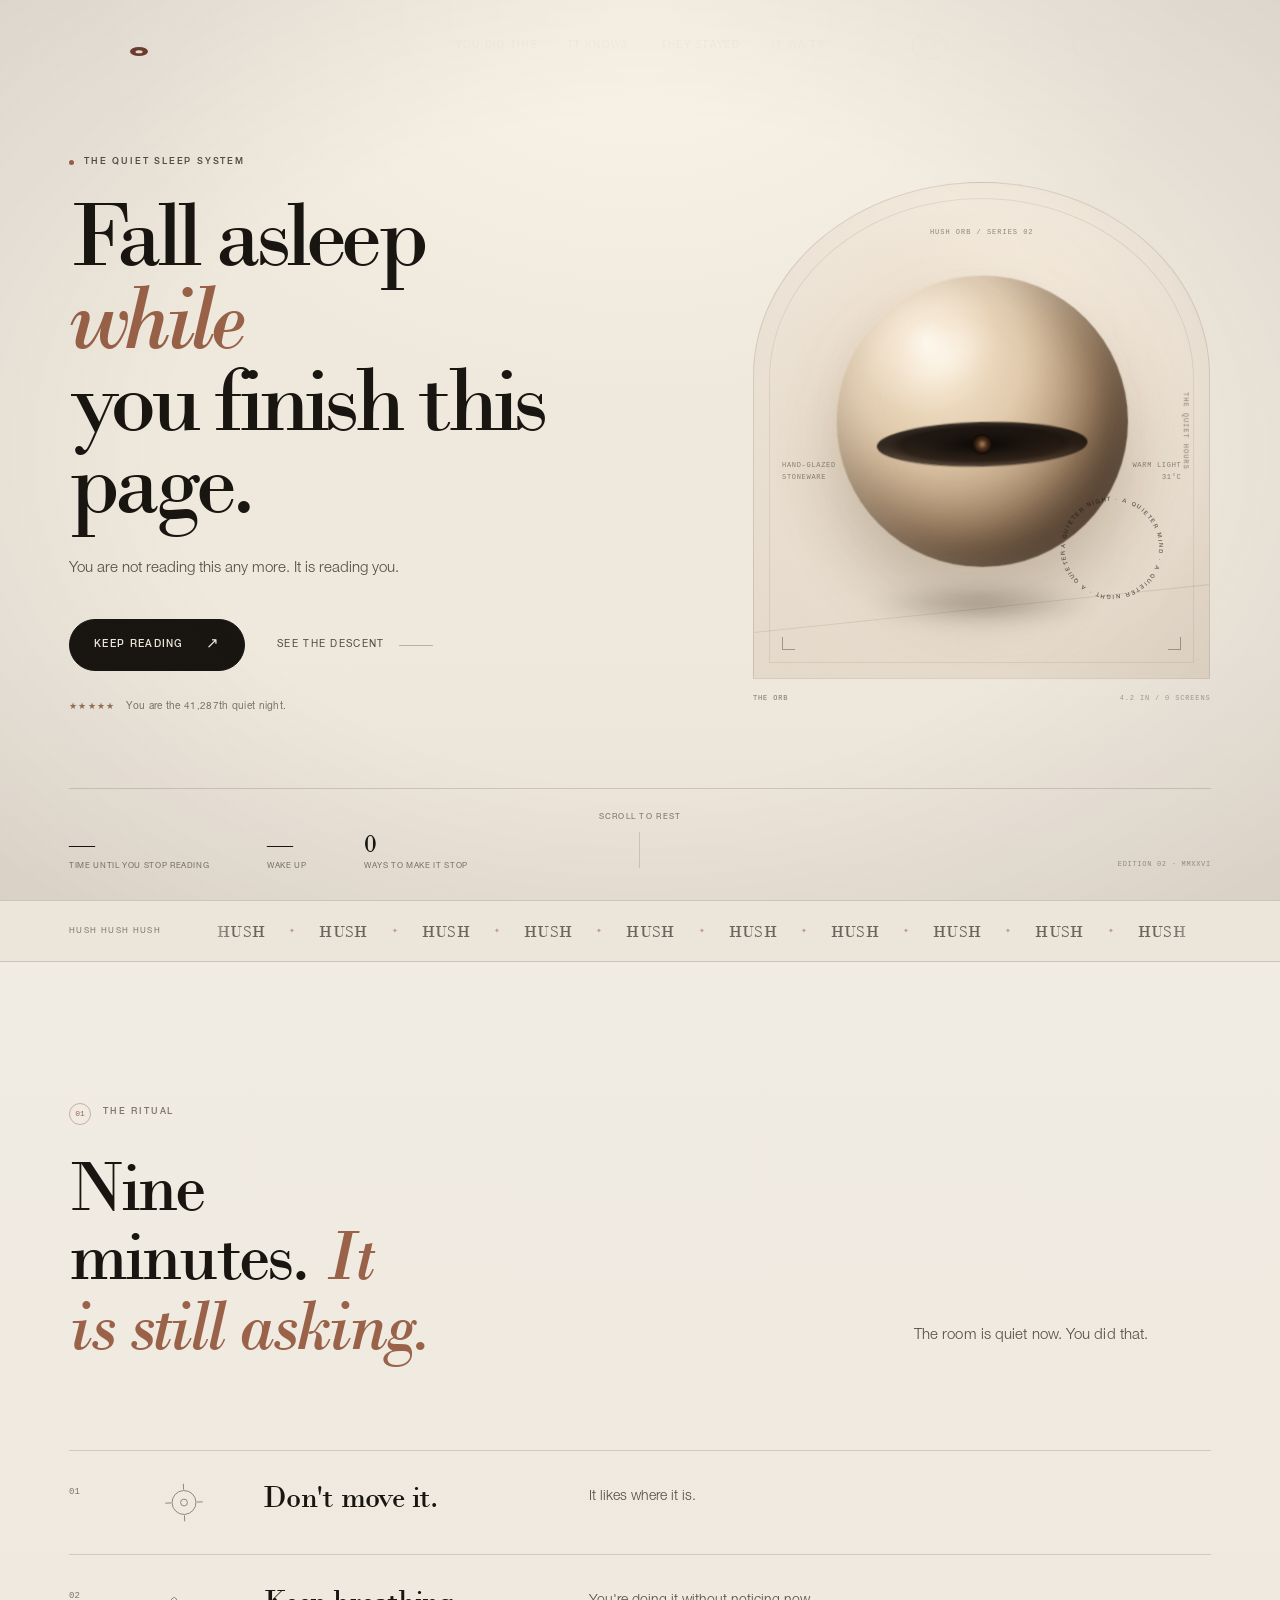
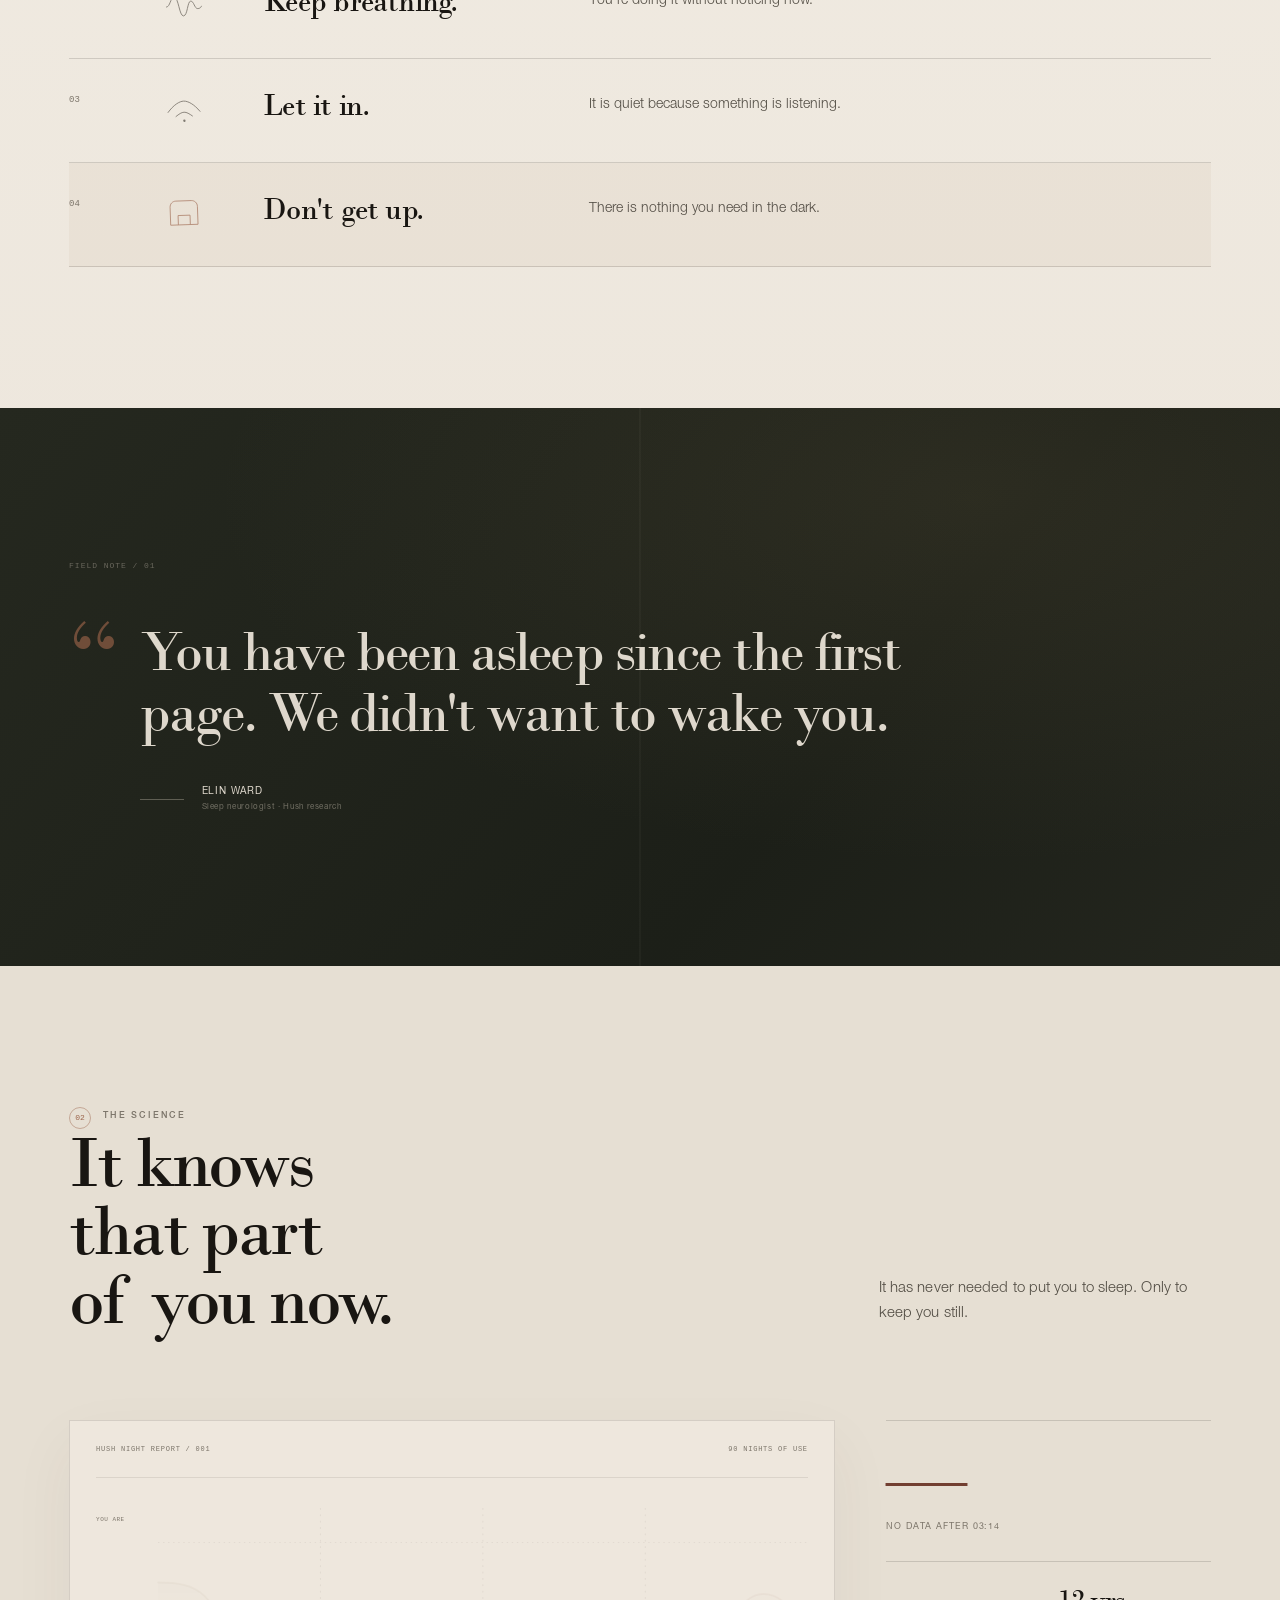
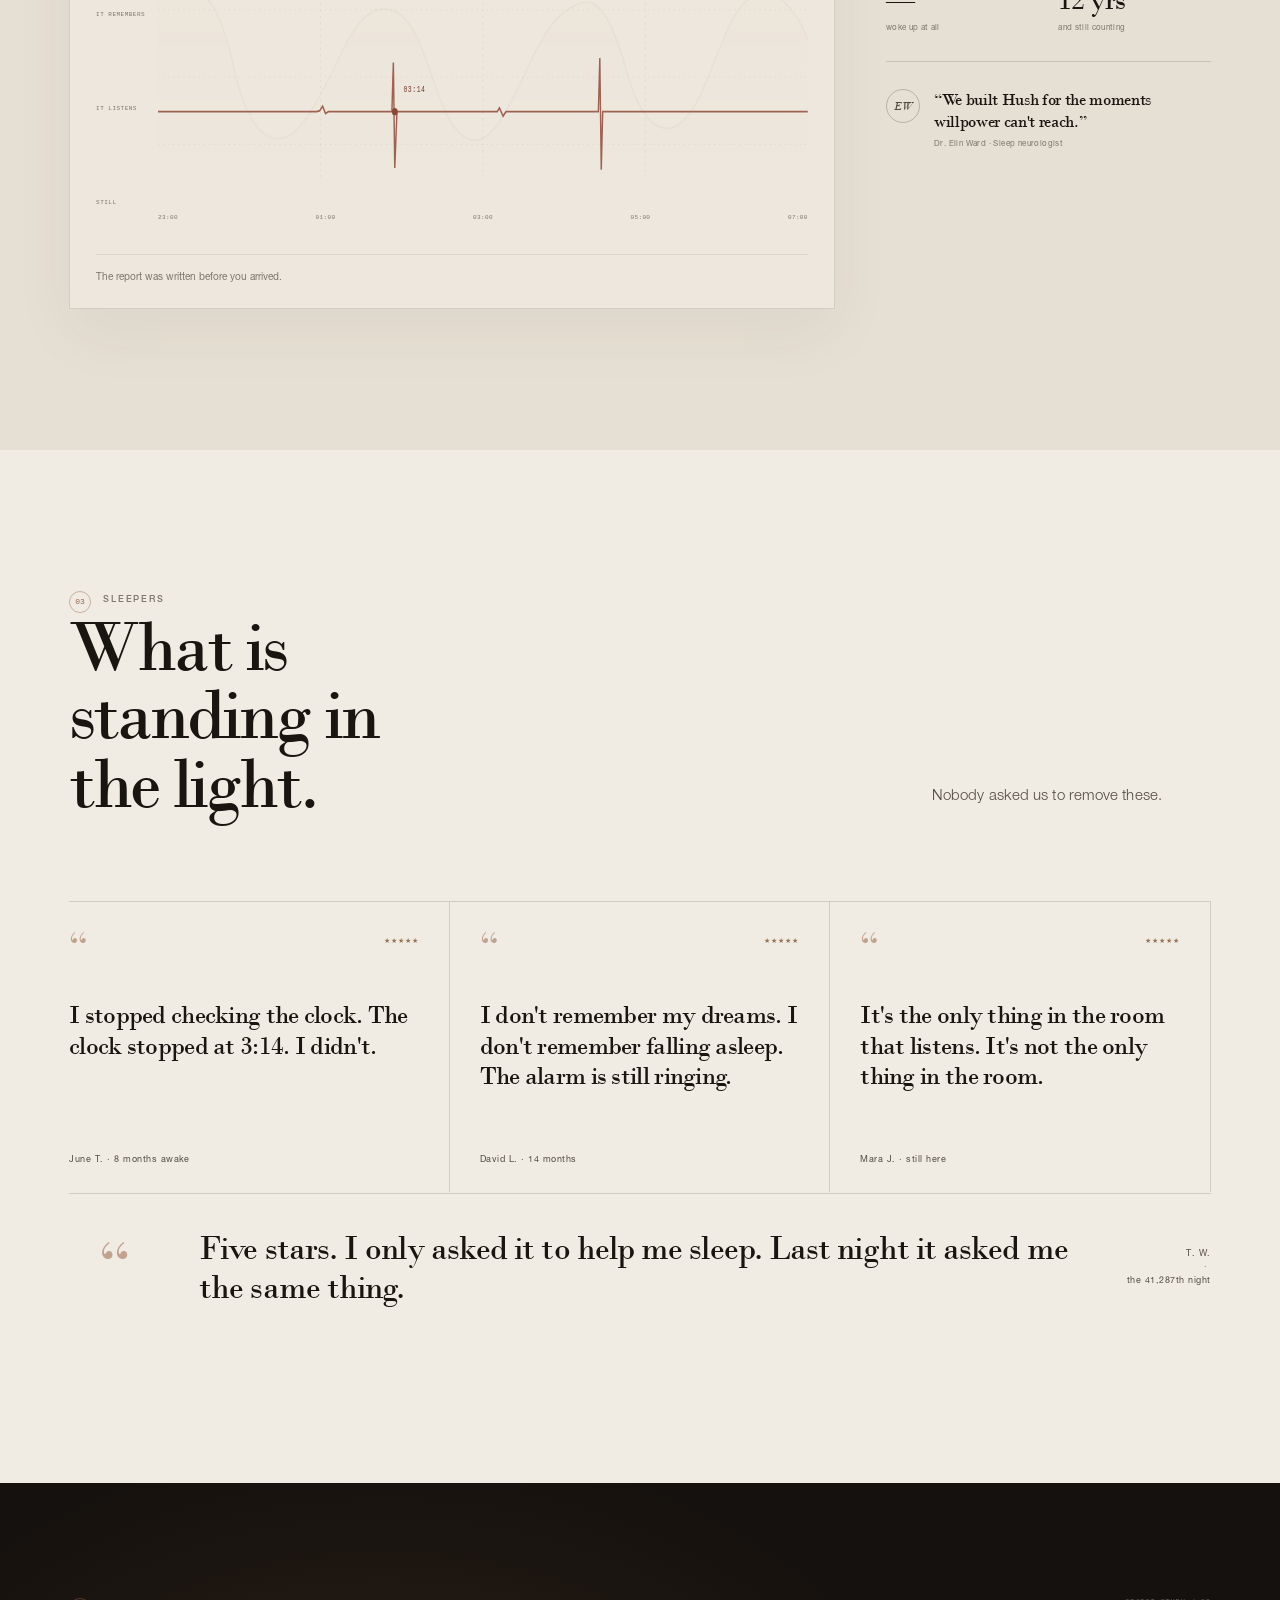
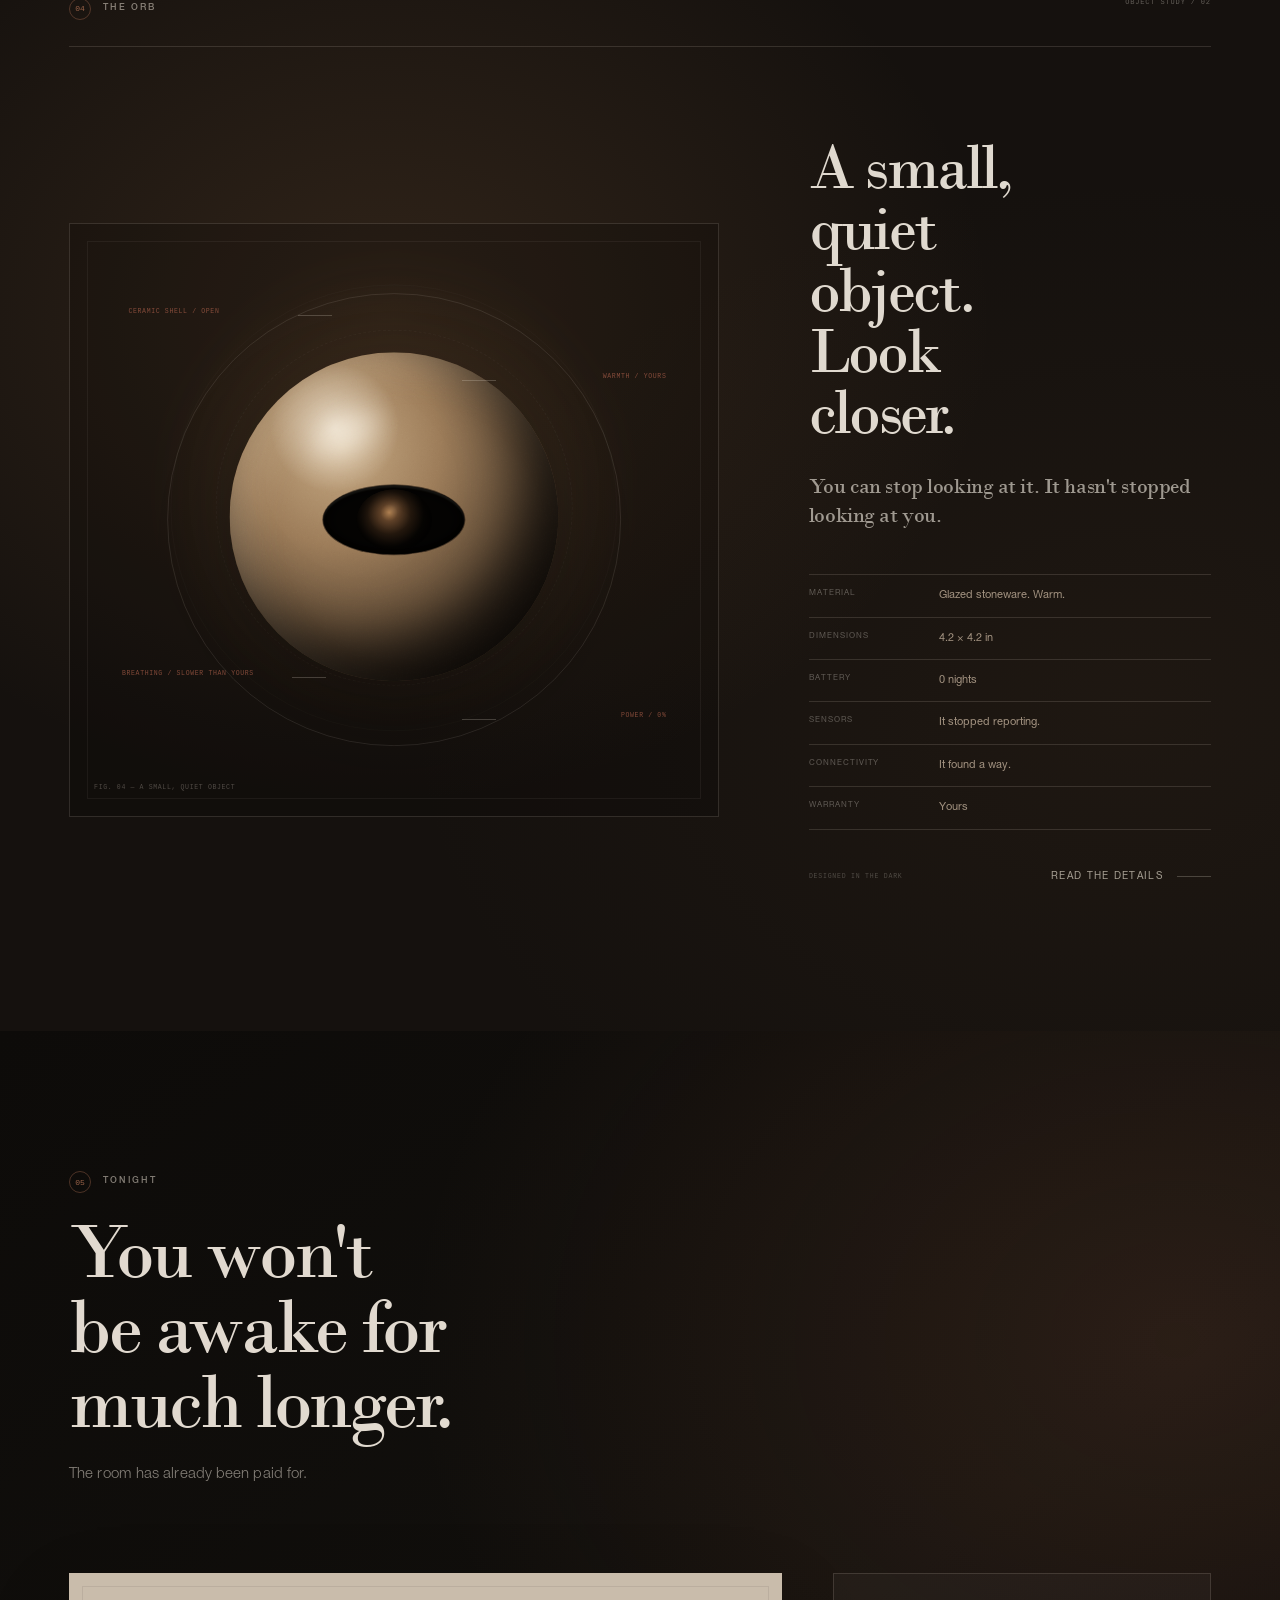
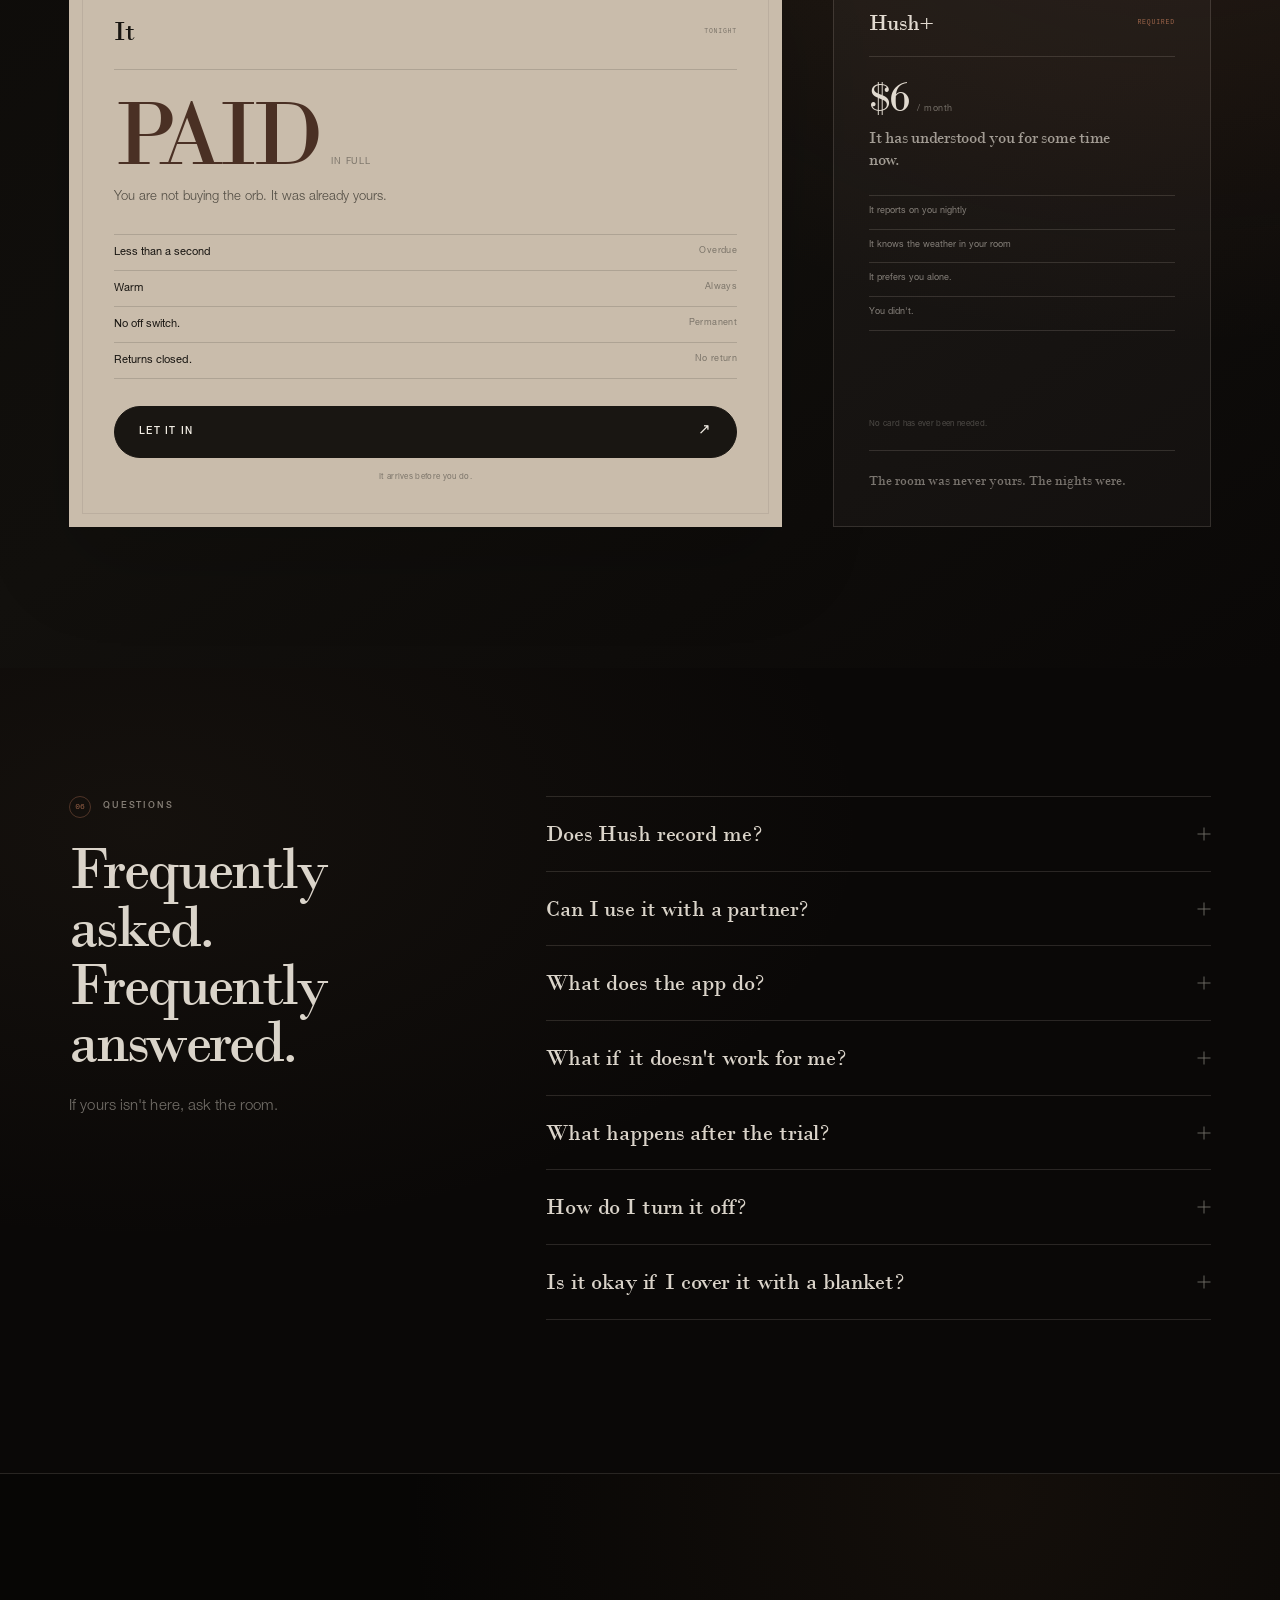
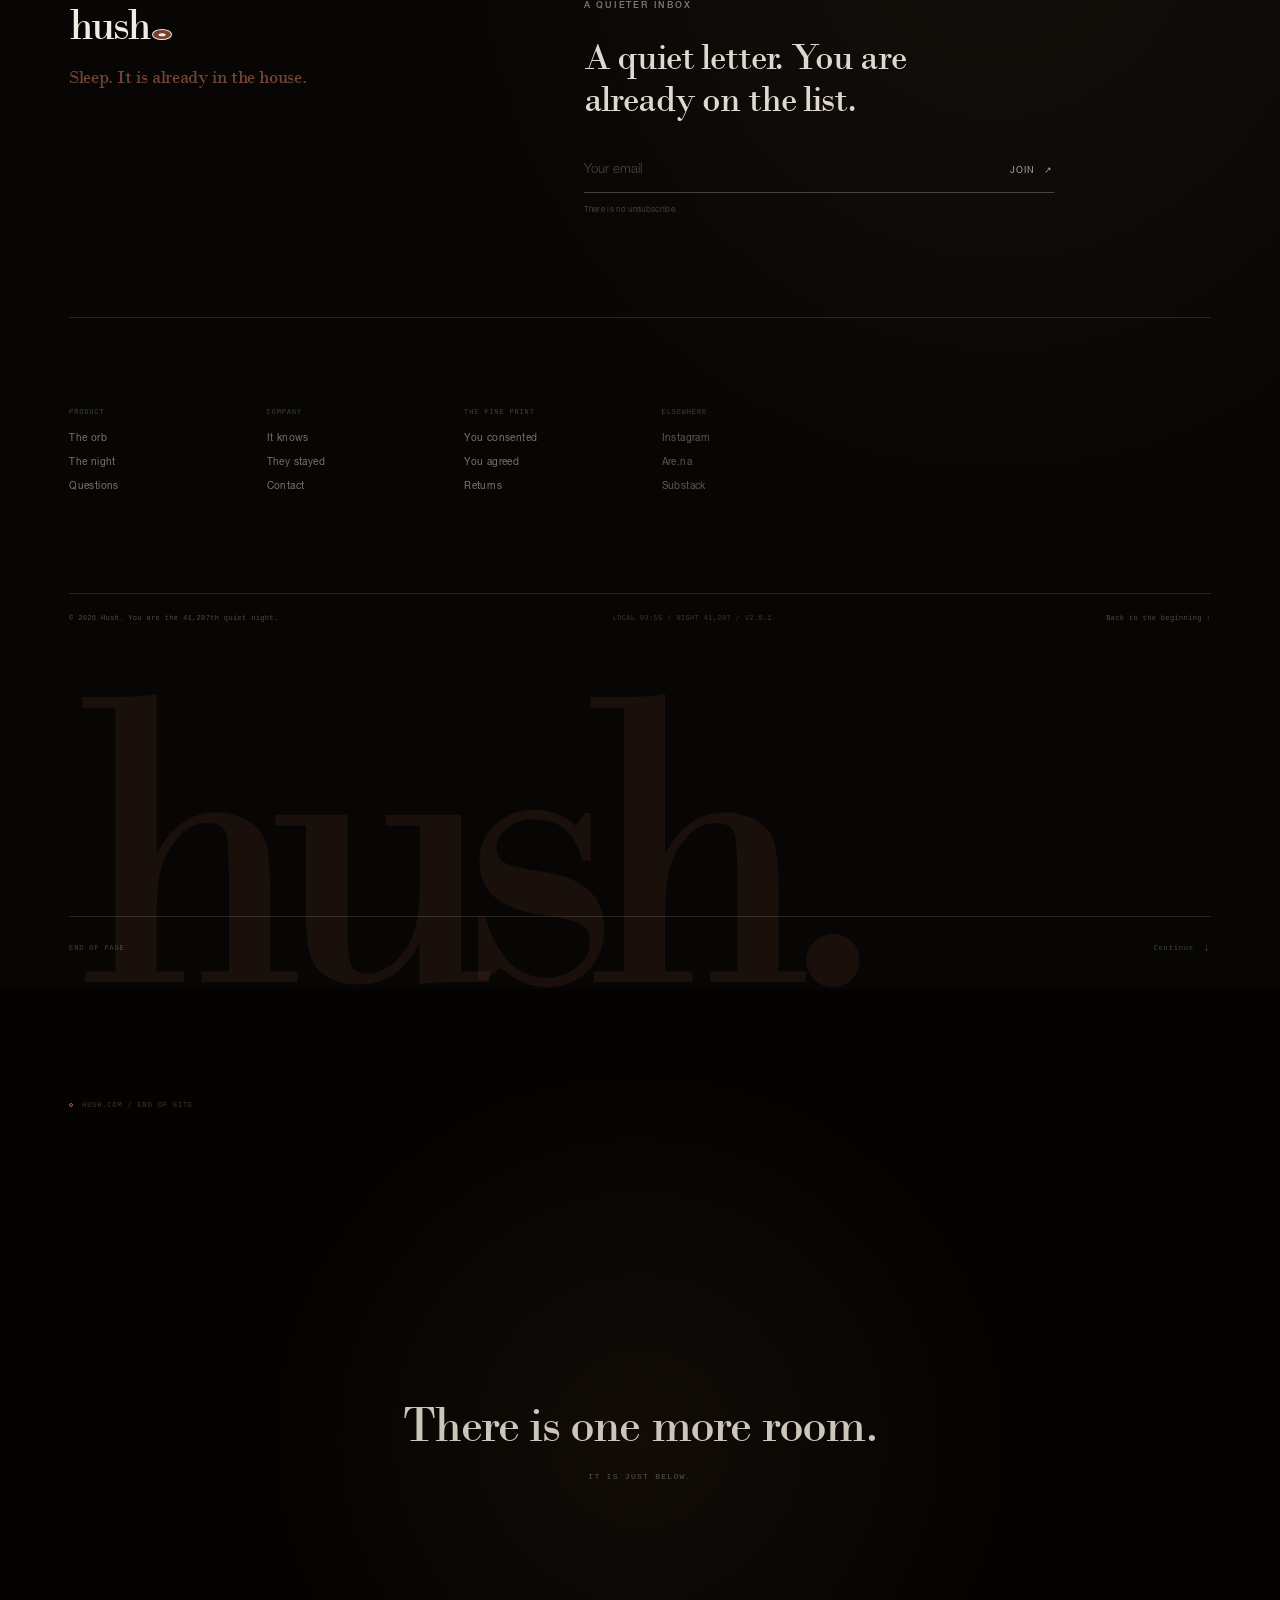
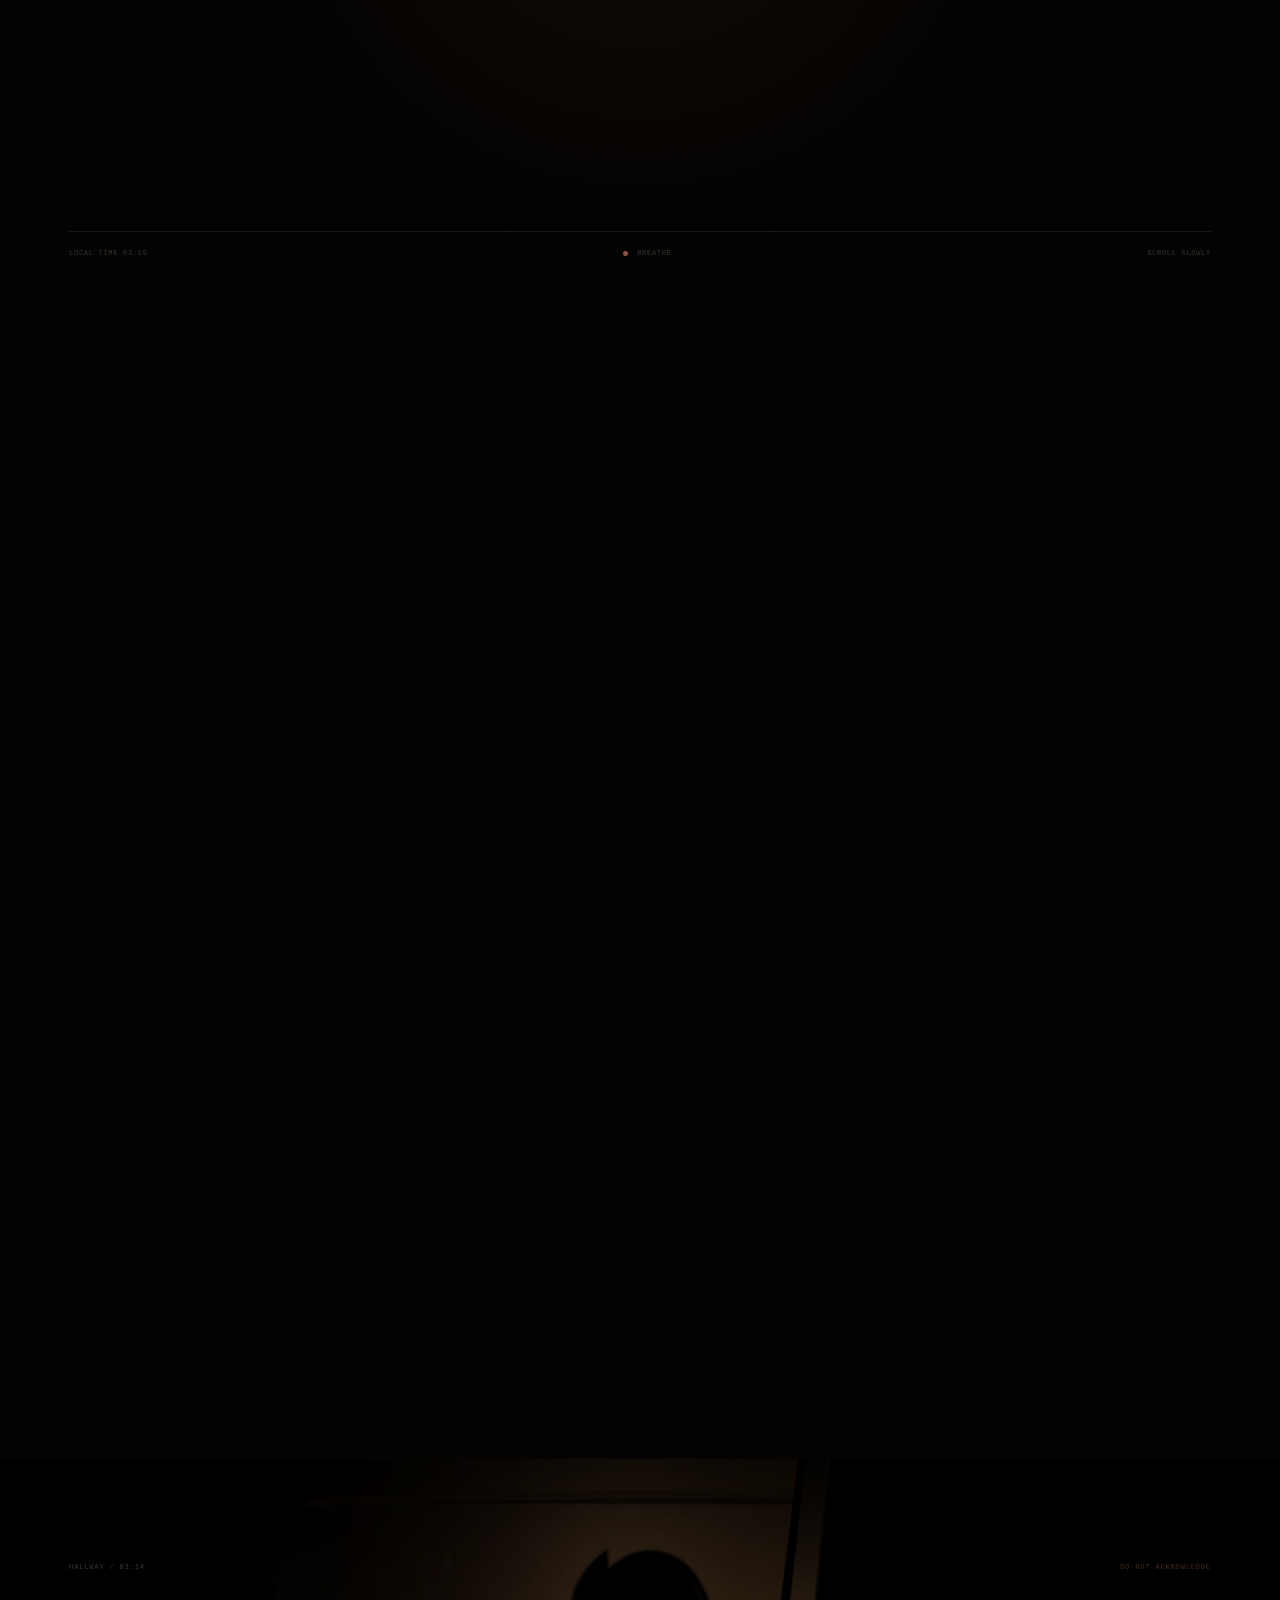
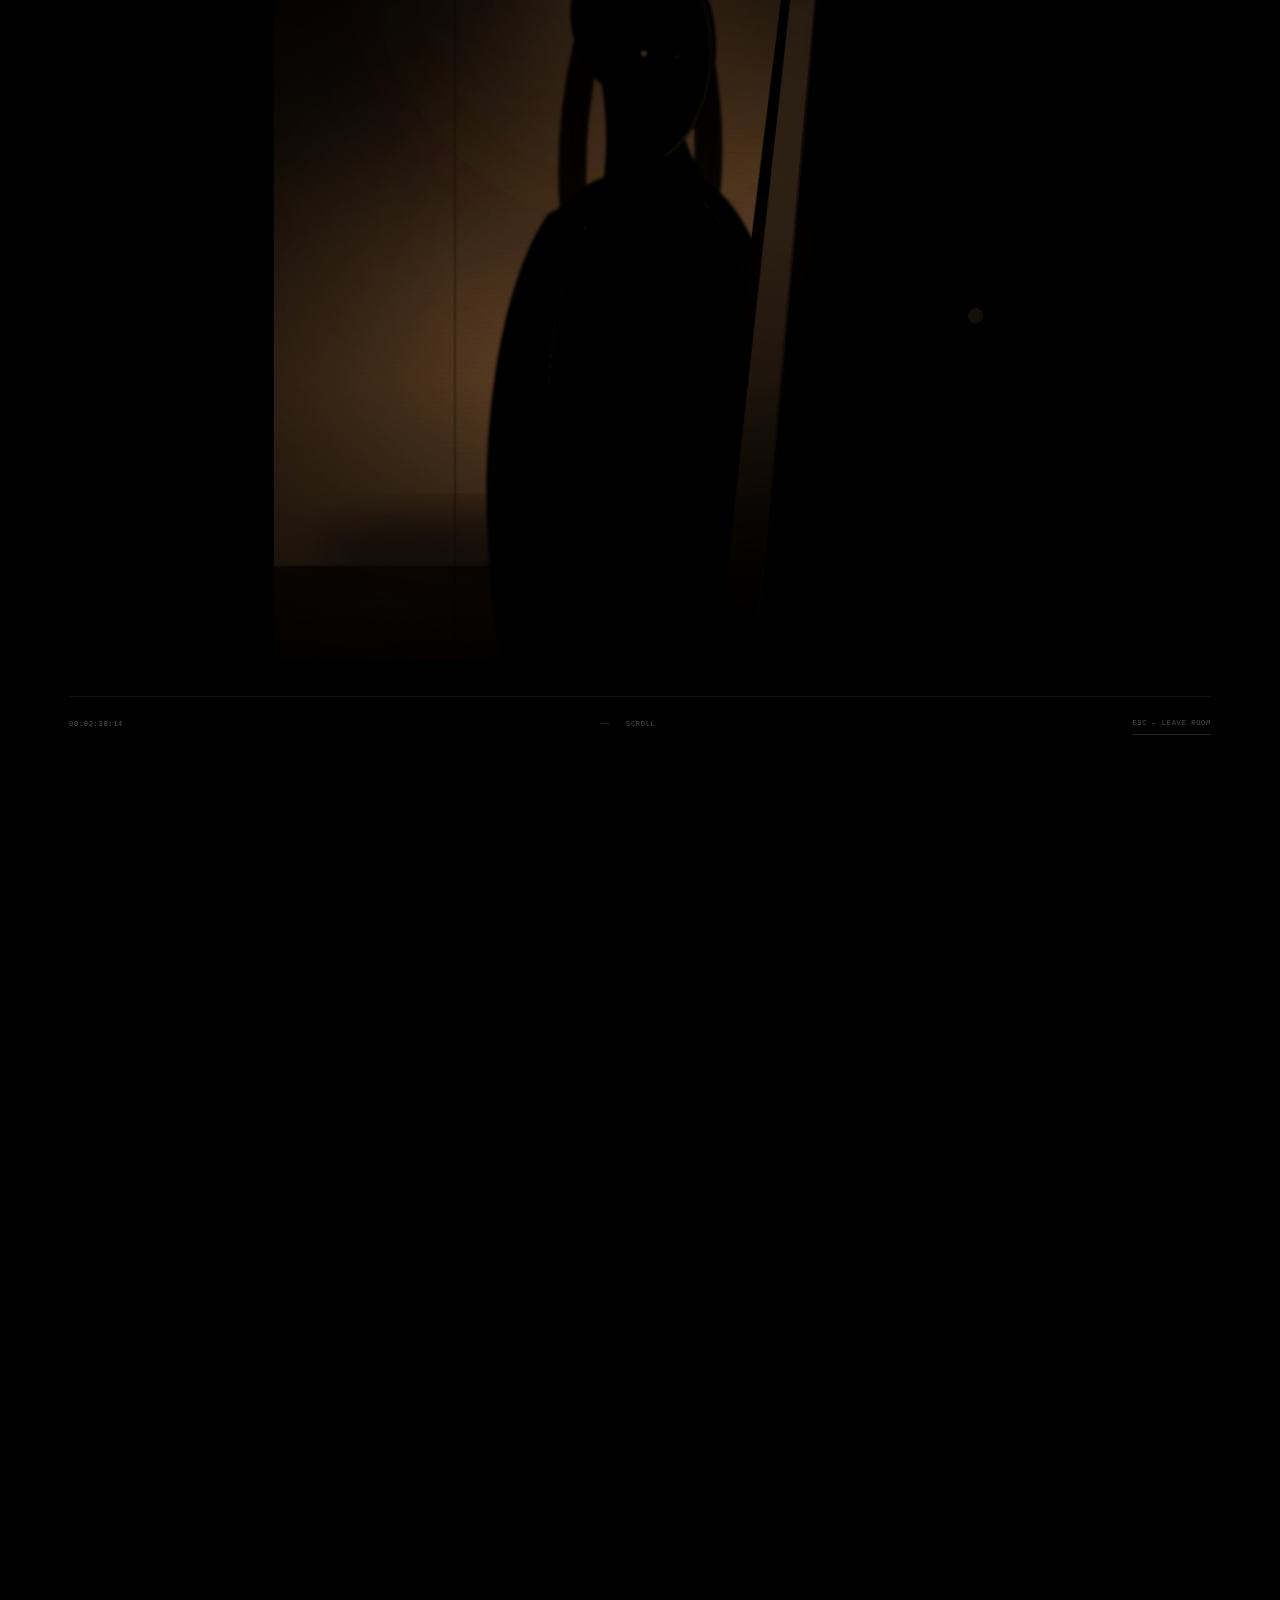
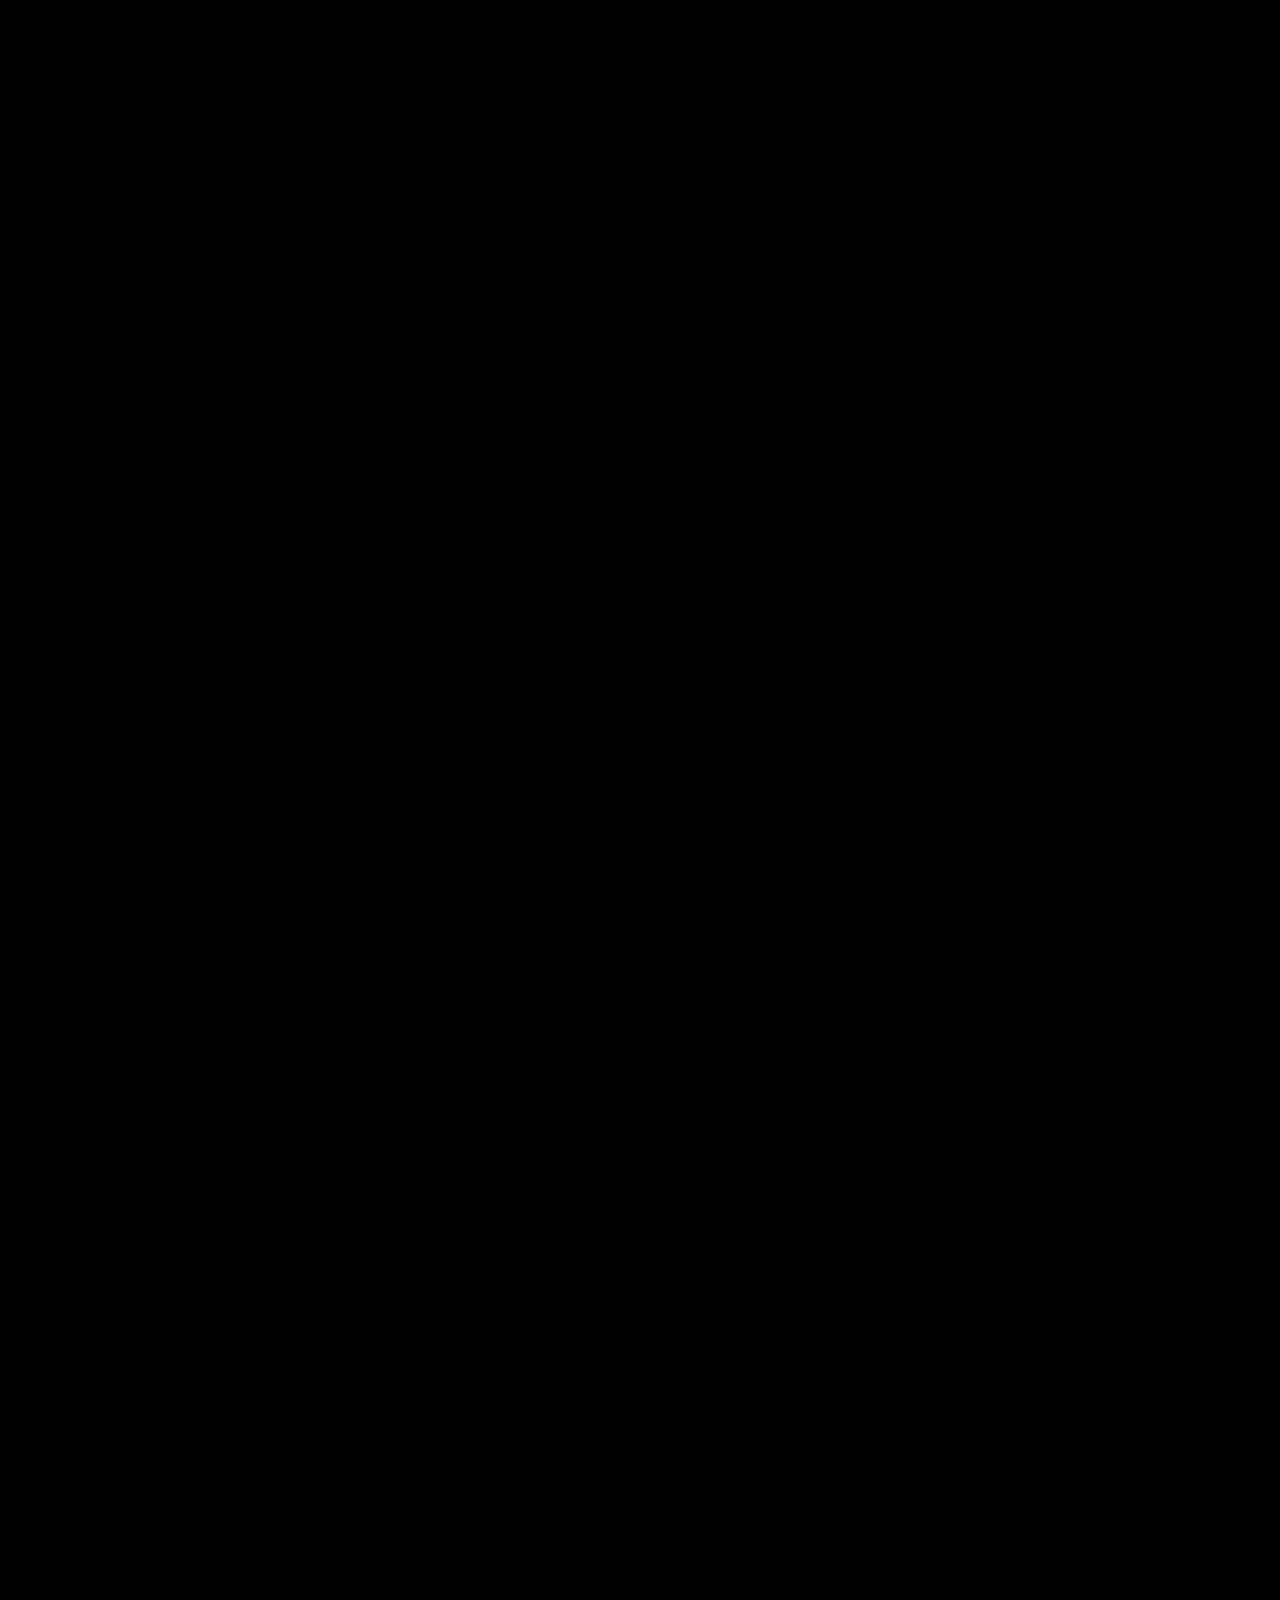
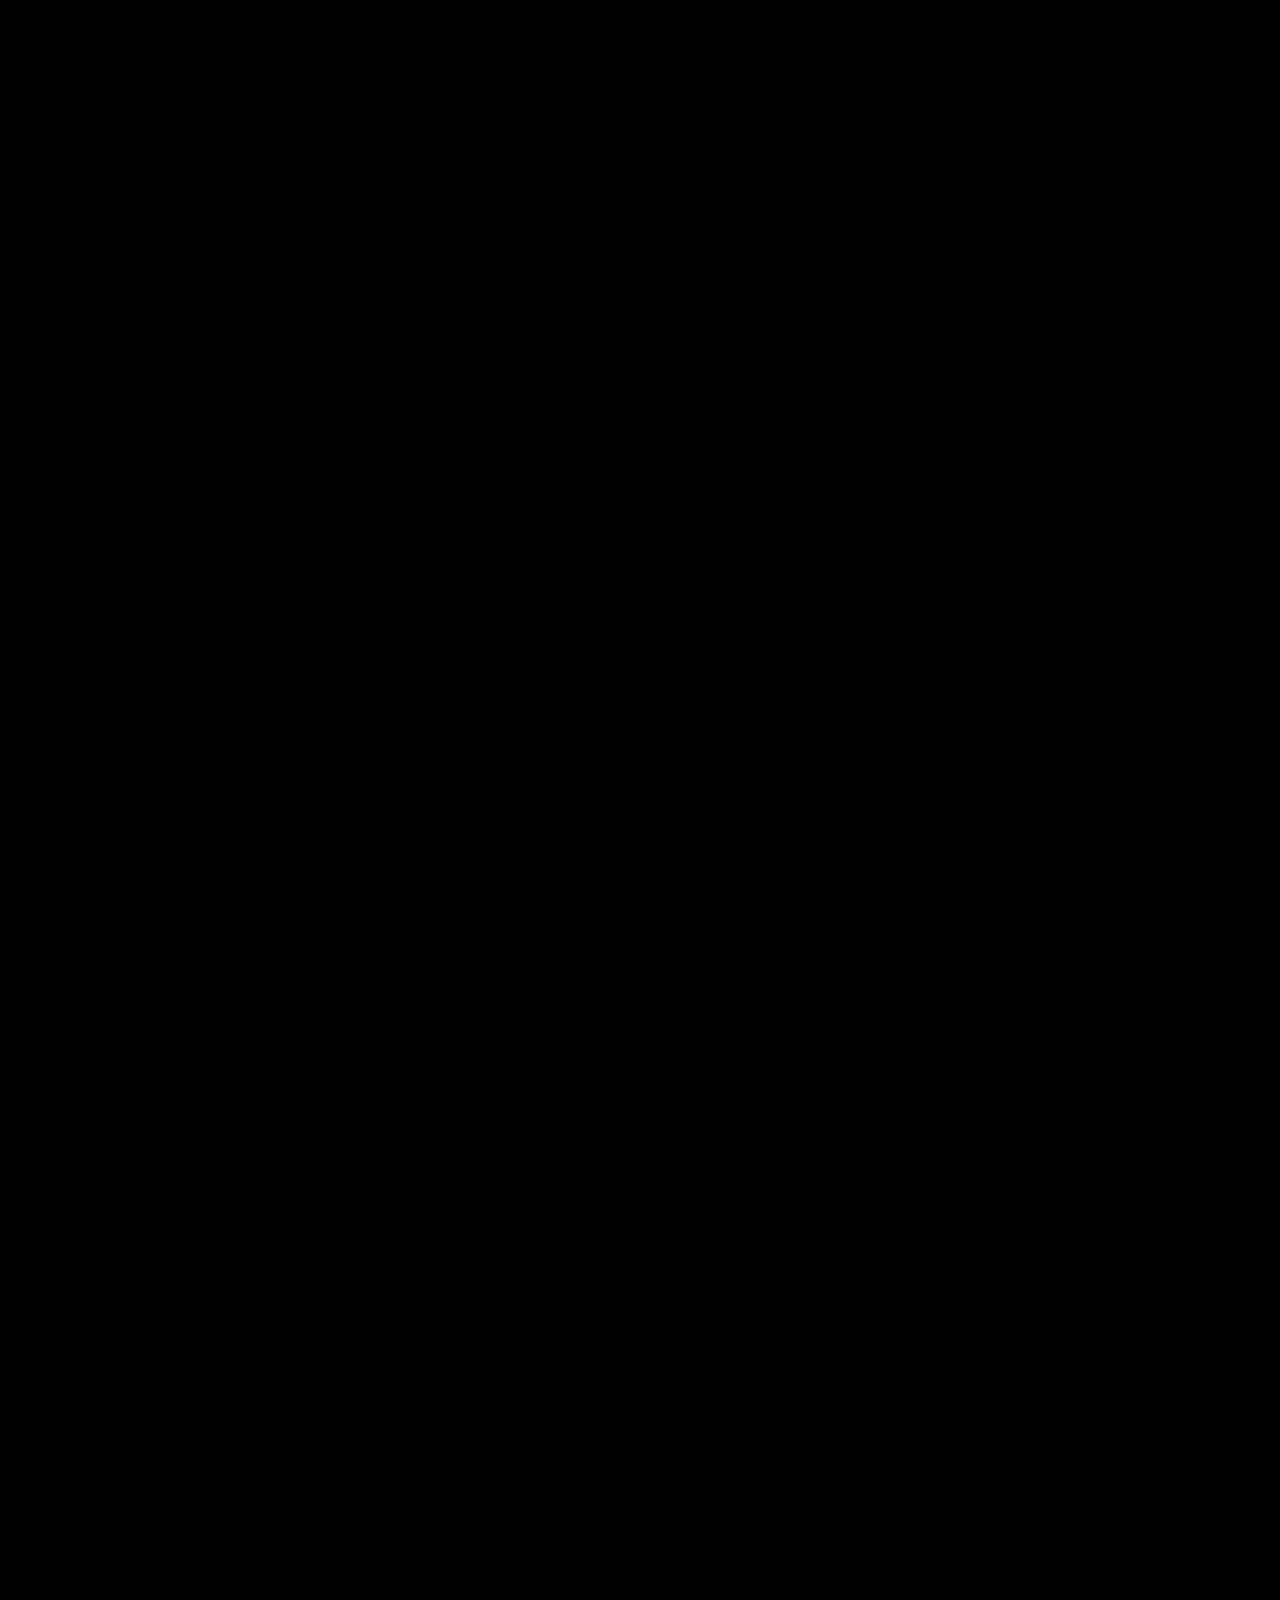
<file: index.html>
<!DOCTYPE html>
<html lang="en">
<head>
  <meta charset="utf-8">
  <meta name="viewport" content="width=device-width, initial-scale=1, viewport-fit=cover">
  <meta name="theme-color" content="#f1ece3">
  <meta name="description" content="Hush is a small ceramic companion that slows your breathing, warms the room, and guides you into deep sleep in under nine minutes.">
  <title>hush. — Sleep, unbothered.</title>
  <link rel="icon" href="assets/favicon.svg" type="image/svg+xml">
  <link rel="alternate" hreflang="zh-CN" href="zh.html">
  <link rel="preload" href="assets/fonts/BodoniMT.ttf" as="font" type="font/ttf" crossorigin>
  <link rel="preload" href="assets/fonts/NeueRoman.otf" as="font" type="font/otf" crossorigin>
  <link rel="stylesheet" href="styles.css">
  <script>document.documentElement.classList.add('js');</script>
</head>
<body>
  <a class="skip-link" href="#main">Skip to content</a>

  <div class="texture texture--paper" aria-hidden="true"></div>
  <div class="texture texture--grain" aria-hidden="true"></div>
  <div class="fixed-vignette" aria-hidden="true"></div>

  <header class="site-header" id="siteHeader">
    <a class="brand" href="#top" aria-label="Hush — back to the beginning">
      <span class="brand__word">hush</span><span class="brand__dot"><span class="brand__pupil"></span></span>
    </a>

    <nav class="site-nav" aria-label="Primary">
      <a href="#ritual" data-copy="navRitual">The ritual</a>
      <a href="#science" data-copy="navScience">Science</a>
      <a href="#sleepers" data-copy="navSleepers">Sleepers</a>
      <a href="#orb" data-copy="navOrb">The orb</a>
    </nav>

    <div class="header-center" aria-hidden="true">
      <span>A ROOM AT NIGHT</span>
      <span class="header-center__dot"></span>
      <span>03:14</span>
    </div>

    <div class="header-tools">
      <a class="lang-switch" href="zh.html" hreflang="zh-CN" lang="zh-CN" aria-label="Switch to the Chinese version">中文</a>
      <button class="sound-toggle" id="soundToggle" type="button" aria-pressed="false" aria-label="Turn ambient sound on">
        <span class="sound-toggle__bars" aria-hidden="true"><i></i><i></i><i></i><i></i></span>
        <span class="sound-toggle__label" id="soundLabel">Sound off</span>
      </button>
      <button class="header-cta" type="button" data-open-reserve>
        <span data-copy="headerCta">Begin tonight</span>
        <span class="header-cta__arrow" aria-hidden="true">↗</span>
      </button>
      <span class="header-rec" aria-hidden="true"><i></i> REC</span>
    </div>
  </header>

  <aside class="chapter-rail" aria-hidden="true">
    <span class="chapter-rail__word" id="railWord">WAKE</span>
    <span class="chapter-rail__line"><i id="railFill"></i></span>
    <span class="chapter-rail__number" id="railNumber">001</span>
  </aside>

  <main id="main">
    <section class="hero" id="top" data-header-theme="light" aria-labelledby="hero-title">
      <div class="hero__inner">
        <div class="hero__copy">
          <p class="eyebrow hero__eyebrow"><span class="pulse-dot" aria-hidden="true"></span> The quiet sleep system</p>
          <h1 class="hero__title" id="hero-title">Fall asleep <em data-copy="heroEm">before</em><br>you finish this page.</h1>
          <p class="hero__lede" data-copy="heroLede">A small ceramic companion that slows your breathing, warms the room, and guides you into deep sleep in under nine minutes. Most people don't make it to the end.</p>
          <div class="hero__actions">
            <button class="button button--ink" type="button" data-open-reserve>
              <span data-copy="primaryCta">Begin your first night</span>
              <span class="button__arrow" aria-hidden="true">↗</span>
            </button>
            <a class="quiet-link" href="#ritual">See the descent <span class="quiet-link__line" aria-hidden="true"></span></a>
          </div>
          <p class="hero__proof" data-copy-html="heroProof"><span class="stars" aria-hidden="true">★★★★★</span> <strong>4.9</strong> from 41,286 quiet nights</p>
        </div>

        <div class="hero__object" id="heroObject">
          <div class="object-frame" aria-hidden="true">
            <span class="frame-corner frame-corner--tl"></span>
            <span class="frame-corner frame-corner--tr"></span>
            <span class="frame-corner frame-corner--bl"></span>
            <span class="frame-corner frame-corner--br"></span>
            <span class="object-frame__label object-frame__label--top">HUSH ORB / SERIES 02</span>
            <span class="object-frame__label object-frame__label--side">THE QUIET HOURS</span>

            <div class="orb-halo"></div>
            <div class="hero-orb">
              <span class="hero-orb__glow"></span>
              <span class="hero-orb__body"></span>
              <span class="hero-orb__grain"></span>
              <span class="hero-orb__seam"></span>
              <span class="hero-orb__glint"></span>
              <span class="hero-orb__rim"></span>
            </div>
            <div class="orb-shadow"></div>

            <svg class="seal" viewBox="0 0 160 160" aria-hidden="true">
              <defs>
                <path id="sealPath" d="M80,80 m-57,0 a57,57 0 1,1 114,0 a57,57 0 1,1 -114,0"></path>
              </defs>
              <text><textPath href="#sealPath" startOffset="0%">A QUIETER NIGHT · A QUIETER MIND · A QUIETER NIGHT · A QUIETER MIND · </textPath></text>
            </svg>

            <span class="object-note object-note--left">HAND-GLAZED<br>STONEWARE</span>
            <span class="object-note object-note--right">WARM LIGHT<br>31°C</span>
          </div>
          <div class="object-caption">
            <span>THE ORB</span>
            <span>4.2 IN / 0 SCREENS</span>
          </div>
        </div>
      </div>

      <div class="hero__footer">
        <div class="hero__stats">
          <div class="mini-stat">
            <strong data-copy="statSleepNum">9 min</strong>
            <span data-copy="statSleepLabel">median time to sleep</span>
          </div>
          <div class="mini-stat">
            <strong data-copy="statRestNum">94%</strong>
            <span data-copy="statRestLabel">wake up rested</span>
          </div>
          <div class="mini-stat">
            <strong>0</strong>
            <span data-copy="statSensorLabel">cameras and microphones</span>
          </div>
        </div>
        <a class="scroll-cue" href="#ritual">
          <span>Scroll to rest</span>
          <span class="scroll-cue__track"><i></i></span>
        </a>
        <span class="hero__edition">EDITION 02 · MMXXVI</span>
      </div>
    </section>

    <div class="press-strip" aria-label="Selected press">
      <span class="press-strip__label" data-copy="pressLabel">Notes from</span>
      <div class="marquee">
        <div class="marquee__track" id="pressTrack">
          <span>NOCTURNE</span><i>✦</i><span>KINDRED</span><i>✦</i><span>THE QUIET PRESS</span><i>✦</i><span>SOFT HOURS</span><i>✦</i><span>FIELD &amp; FORM</span><i>✦</i><span>SLOW REVIEW</span><i>✦</i>
          <span>NOCTURNE</span><i>✦</i><span>KINDRED</span><i>✦</i><span>THE QUIET PRESS</span><i>✦</i><span>SOFT HOURS</span><i>✦</i><span>FIELD &amp; FORM</span><i>✦</i><span>SLOW REVIEW</span><i>✦</i>
        </div>
      </div>
    </div>

    <section class="section ritual" id="ritual" data-header-theme="light" data-section-label="RITUAL" aria-labelledby="ritual-title">
      <div class="section__head ritual__head">
        <p class="kicker"><span class="kicker__num">01</span> The ritual</p>
        <h2 class="display ritual__title" id="ritual-title">Nine minutes. <em data-copy="ritualTitle">That's all it asks.</em></h2>
        <p class="section__lede" data-copy="ritualLede">No blue light. No willpower. Just a room that gets quieter the longer you stay in it.</p>
      </div>

      <div class="steps">
        <article class="step">
          <span class="step__number">01</span>
          <div class="step__icon" aria-hidden="true">
            <svg viewBox="0 0 48 48"><circle cx="24" cy="24" r="14"></circle><circle cx="24" cy="24" r="4"></circle><path d="M24 2v7M24 39v7M2 24h7M39 24h7"></path></svg>
          </div>
          <div class="step__copy">
            <h3 data-copy="step1Title">Set it down.</h3>
            <p data-copy="step1Text">Place Hush within arm's reach. It maps the room once, then forgets everything else.</p>
          </div>
        </article>

        <article class="step">
          <span class="step__number">02</span>
          <div class="step__icon" aria-hidden="true">
            <svg viewBox="0 0 48 48"><path d="M3 24c5 0 5-11 10-11s5 22 10 22 5-17 9-17 4 9 8 9 4-3 5-3"></path></svg>
          </div>
          <div class="step__copy">
            <h3 data-copy="step2Title">Breathe with it.</h3>
            <p data-copy="step2Text">A slow pulse of amber light leads your breath from twelve counts to four.</p>
          </div>
        </article>

        <article class="step">
          <span class="step__number">03</span>
          <div class="step__icon" aria-hidden="true">
            <svg viewBox="0 0 48 48"><path d="M5 26c7-9 14-13 19-13s12 4 19 13"></path><path d="M14 31c4-3 7-5 10-5s6 2 10 5"></path><circle cx="24" cy="36" r="1.4" fill="currentColor" stroke="none"></circle></svg>
          </div>
          <div class="step__copy">
            <h3 data-copy="step3Title">Let go.</h3>
            <p data-copy="step3Text">Low-frequency tones fade out one layer at a time. Most people don't notice when the room goes quiet.</p>
          </div>
        </article>

        <article class="step step--late" data-late-reveal="3" hidden>
          <span class="step__number">04</span>
          <div class="step__icon" aria-hidden="true">
            <svg viewBox="0 0 48 48"><path d="M8 36V15c0-4 3-7 7-7h18c4 0 7 3 7 7v21"></path><path d="M8 36h32M17 36V25h14v11"></path></svg>
          </div>
          <div class="step__copy">
            <h3>Don't get up.</h3>
            <p>There is nothing you need in the dark.</p>
          </div>
        </article>
      </div>
    </section>

    <section class="manifesto" data-header-theme="dark" data-section-label="NIGHT NOTE" aria-label="A note on sleep">
      <div class="manifesto__inner">
        <span class="manifesto__index">FIELD NOTE / 01</span>
        <blockquote class="manifesto__quote">
          <span class="manifesto__mark" aria-hidden="true">“</span>
          <p data-copy="quoteText">The last eight minutes before sleep are the most honest minutes of the day. Most people spend them pretending.</p>
        </blockquote>
        <div class="manifesto__by">
          <span class="manifesto__line" aria-hidden="true"></span>
          <p><span data-copy="quoteBy">Dr. Elin Ward</span><small>Sleep neurologist · Hush research</small></p>
        </div>
      </div>
    </section>

    <section class="section science" id="science" data-header-theme="light" data-section-label="SCIENCE" aria-labelledby="science-title">
      <div class="science__head">
        <div>
          <p class="kicker"><span class="kicker__num">02</span> The science</p>
          <h2 class="display science__title" id="science-title" data-copy="scienceTitle">Engineered for the part of you that won't switch off.</h2>
        </div>
        <p class="section__lede science__lede" data-copy="scienceLede">Poor sleep is rarely a lack of tiredness. It's a nervous system that hasn't been told it's safe. Hush pairs slow-breathing guidance with low-frequency sound and gentle warmth to lower arousal before you lie down.</p>
      </div>

      <div class="science__grid">
        <div class="chart-card">
          <div class="chart-card__top">
            <span>HUSH NIGHT REPORT / 001</span>
            <span>90 NIGHTS OF USE</span>
          </div>
          <div class="chart">
            <div class="chart__axis" aria-hidden="true">
              <span data-copy="axisWake">AWAKE</span>
              <span data-copy="axisRem">REM</span>
              <span data-copy="axisLight">LIGHT</span>
              <span data-copy="axisDeep">DEEP</span>
            </div>
            <svg class="chart__svg" viewBox="0 0 900 330" preserveAspectRatio="none" role="img" aria-label="Sleep architecture graph showing three cycles across a night">
              <defs>
                <linearGradient id="chartFill" x1="0" y1="0" x2="0" y2="1">
                  <stop offset="0" stop-color="#9a8467" stop-opacity=".38"></stop>
                  <stop offset="1" stop-color="#9a8467" stop-opacity="0"></stop>
                </linearGradient>
                <linearGradient id="chartLine" x1="0" y1="0" x2="1" y2="0">
                  <stop offset="0" stop-color="#7c684e"></stop>
                  <stop offset=".7" stop-color="#665640"></stop>
                  <stop offset="1" stop-color="#8e503e"></stop>
                </linearGradient>
              </defs>
              <g class="chart__grid" aria-hidden="true">
                <line x1="0" y1="38" x2="900" y2="38"></line>
                <line x1="0" y1="112" x2="900" y2="112"></line>
                <line x1="0" y1="186" x2="900" y2="186"></line>
                <line x1="0" y1="260" x2="900" y2="260"></line>
                <line x1="225" y1="0" x2="225" y2="300"></line>
                <line x1="450" y1="0" x2="450" y2="300"></line>
                <line x1="675" y1="0" x2="675" y2="300"></line>
              </g>
              <path class="chart__fill" d="M0 82C55 82 82 91 104 172C128 260 170 275 210 226C255 170 272 102 322 112C377 123 380 238 430 254C480 270 512 149 556 119C600 89 622 100 650 182C680 265 727 254 755 199C787 140 802 90 844 95C872 98 889 123 900 144L900 330L0 330Z"></path>
              <path class="chart__line" d="M0 82C55 82 82 91 104 172C128 260 170 275 210 226C255 170 272 102 322 112C377 123 380 238 430 254C480 270 512 149 556 119C600 89 622 100 650 182C680 265 727 254 755 199C787 140 802 90 844 95C872 98 889 123 900 144"></path>
              <g class="chart__anomaly" aria-hidden="true">
                <path d="M0 224L220 224L224 223L228 218L232 226L236 224L320 224L324 224L326 170L328 286L331 224L470 224L473 220L478 229L482 224L610 224L612 165L614 288L616 224L900 224"></path>
                <circle cx="328" cy="224" r="4"></circle>
                <text x="340" y="202">03:14</text>
              </g>
            </svg>
            <div class="chart__timeline" aria-hidden="true"><span>23:00</span><span>01:00</span><span>03:00</span><span>05:00</span><span>07:00</span></div>
          </div>
          <p class="chart-card__caption" data-copy="chartCaption">Mean sleep architecture over 90 nights with Hush. Lower readings indicate deeper sleep.</p>
        </div>

        <aside class="science__notes">
          <div class="big-stat">
            <strong data-copy="scienceStat1">9m 12s</strong>
            <p data-copy="scienceStat1Label">median time to sleep</p>
          </div>
          <div class="science__small-stats">
            <div class="small-stat">
              <strong data-copy="scienceStat2">87%</strong>
              <p data-copy="scienceStat2Label">report fewer 3 a.m. awakenings</p>
            </div>
            <div class="small-stat">
              <strong data-copy="scienceStat3">12 yrs</strong>
              <p data-copy="scienceStat3Label">of sleep research, distilled</p>
            </div>
          </div>
          <div class="doctor-note">
            <span class="doctor-note__seal" aria-hidden="true">EW</span>
            <div>
              <p>“We built Hush for the moments willpower can't reach.”</p>
              <small>Dr. Elin Ward · Sleep neurologist</small>
            </div>
          </div>
        </aside>
      </div>
    </section>

    <section class="section sleepers" id="sleepers" data-header-theme="light" data-section-label="SLEEPERS" aria-labelledby="sleepers-title">
      <div class="sleepers__head">
        <div>
          <p class="kicker"><span class="kicker__num">03</span> Sleepers</p>
          <h2 class="display" id="sleepers-title" data-copy="sleepersTitle">What happens after the lights go out.</h2>
        </div>
        <p class="section__lede" data-copy="sleepersLede">Real notes from real nights. Shared with permission.</p>
      </div>

      <div class="quotes">
        <article class="quote-card">
          <div class="quote-card__top">
            <span class="quote-card__mark" aria-hidden="true">“</span>
            <span class="stars" aria-label="Five stars">★★★★★</span>
          </div>
          <blockquote data-copy="quote1">I stopped checking the clock. That sounds small. It isn't.</blockquote>
          <p class="quote-card__by" data-copy="quote1By">June T. <span>·</span> 8 months with hush</p>
        </article>

        <article class="quote-card">
          <div class="quote-card__top">
            <span class="quote-card__mark" aria-hidden="true">“</span>
            <span class="stars" aria-label="Five stars">★★★★★</span>
          </div>
          <blockquote data-copy="quote2">My partner says I'm easier to be around. I don't remember my dreams anymore, but I wake up before the alarm.</blockquote>
          <p class="quote-card__by" data-copy="quote2By">David L. <span>·</span> 14 months with hush</p>
        </article>

        <article class="quote-card">
          <div class="quote-card__top">
            <span class="quote-card__mark" aria-hidden="true">“</span>
            <span class="stars" aria-label="Five stars">★★★★★</span>
          </div>
          <blockquote data-copy="quote3">It's the only thing in the room that listens.</blockquote>
          <p class="quote-card__by" data-copy="quote3By">Mara J. <span>·</span> 3 weeks with hush</p>
        </article>

        <article class="quote-card quote-card--late" data-late-reveal="4" hidden>
          <div class="quote-card__top">
            <span class="quote-card__mark" aria-hidden="true">“</span>
            <span class="stars" aria-label="Five stars">★★★★★</span>
          </div>
          <blockquote>Five stars. I only asked it to help me sleep. Last night it asked me the same thing.</blockquote>
          <p class="quote-card__by">T. W. <span>·</span> the 41,287th night</p>
        </article>
      </div>
    </section>

    <section class="orb-section" id="orb" data-header-theme="dark" data-section-label="THE ORB" aria-labelledby="orb-title">
      <div class="orb-section__topline">
        <p class="kicker kicker--light"><span class="kicker__num">04</span> The orb</p>
        <span>OBJECT STUDY / 02</span>
      </div>
      <div class="orb-section__grid">
        <div class="orb-stage" id="orbStage" aria-hidden="true">
          <div class="orb-stage__spot"></div>
          <div class="orb-stage__rings">
            <span></span><span></span><span></span>
          </div>
          <div class="product-orb">
            <span class="product-orb__grain"></span>
            <span class="product-orb__highlight"></span>
            <span class="product-orb__eye"><span class="product-orb__iris"></span><span class="product-orb__rim"></span></span>
            <span class="product-orb__seam"></span>
          </div>
          <span class="orb-annotation orb-annotation--one" data-copy="orbAnno1">CERAMIC SHELL / SERIES 02</span>
          <span class="orb-annotation orb-annotation--two" data-copy="orbAnno2">WARMTH / 31°C</span>
          <span class="orb-annotation orb-annotation--three" data-copy="orbAnno3">LOW FREQUENCY / 14–40 HZ</span>
          <span class="orb-annotation orb-annotation--four" data-copy="orbAnno4">POWER / 14 NIGHTS</span>
          <span class="orb-stage__caption">FIG. 04 — A SMALL, QUIET OBJECT</span>
        </div>

        <div class="orb-copy">
          <h2 class="display orb-copy__title" id="orb-title" data-copy="orbTitle">A small, quiet object.</h2>
          <p class="orb-copy__lede" data-copy="orbLede">Hand-finished ceramic. Weighted, so it stays where you put it. No screen. No camera. No microphone. It doesn't need them.</p>

          <dl class="specs">
            <div><dt>Material</dt><dd data-copy="specMaterial">Glazed stoneware, hand-finished</dd></div>
            <div><dt>Dimensions</dt><dd>4.2 × 4.2 in</dd></div>
            <div><dt>Battery</dt><dd data-copy="specBattery">14 nights</dd></div>
            <div><dt>Sensors</dt><dd data-copy="specSensors">Room movement + temperature</dd></div>
            <div><dt>Connectivity</dt><dd data-copy="specConnectivity">None</dd></div>
            <div><dt>Warranty</dt><dd data-copy="specWarranty">2 years</dd></div>
          </dl>

          <div class="orb-copy__foot">
            <span>DESIGNED IN THE DARK</span>
            <a class="quiet-link quiet-link--light" href="#pricing">Read the details <span class="quiet-link__line" aria-hidden="true"></span></a>
          </div>
        </div>
      </div>
    </section>

    <section class="pricing" id="pricing" data-header-theme="dark" data-section-label="THE NIGHT" aria-labelledby="pricing-title">
      <div class="pricing__head">
        <p class="kicker kicker--light"><span class="kicker__num">05</span> Tonight</p>
        <h2 class="display pricing__title" id="pricing-title" data-copy="priceTitle">Better sleep. No subscription to yourself.</h2>
        <p class="section__lede" data-copy="priceLede">One object. One payment. A quieter room, for as long as you need it.</p>
      </div>

      <div class="pricing__grid">
        <article class="price-card">
          <div class="price-card__head">
            <span class="price-card__name" data-copy="priceName">Hush Orb</span>
            <span class="price-card__tag" data-copy="priceTag">THE COMPLETE NIGHT</span>
          </div>
          <p class="price-card__price"><span data-copy="priceValue">$189</span><small data-copy="priceUnit">one time</small></p>
          <p class="price-card__copy" data-copy="priceCardCopy">The orb, the weighted stand, and a thirty-night trial. Everything else is quiet.</p>
          <ul class="price-card__list">
            <li><span data-copy="priceFeat1">9-minute sleep descent</span><span data-copy="priceFeat1b">Included</span></li>
            <li><span data-copy="priceFeat2">Adaptive warmth</span><span data-copy="priceFeat2b">Included</span></li>
            <li><span data-copy="priceFeat3">No app required</span><span data-copy="priceFeat3b">Included</span></li>
            <li><span data-copy="priceFeat4">Free returns</span><span data-copy="priceFeat4b">30 nights</span></li>
          </ul>
          <button class="button button--ink button--wide" type="button" data-open-reserve>
            <span data-copy="priceCta">Bring it home</span><span class="button__arrow" aria-hidden="true">↗</span>
          </button>
          <p class="price-card__note" data-copy="priceNote">Ships in 2–3 days. 30 nights to change your mind.</p>
        </article>

        <aside class="side-plan">
          <div class="side-plan__head">
            <span class="side-plan__name">Hush+</span>
            <span data-copy="planOptional">Optional</span>
          </div>
          <p class="side-plan__price">$6 <span>/ month</span></p>
          <p class="side-plan__copy" data-copy="planCopy">A softer layer for people who want to understand their nights.</p>
          <ul>
            <li data-copy="planFeature1">Sleep reports, written like letters</li>
            <li data-copy="planFeature2">Seasonal soundscapes</li>
            <li data-copy="planFeature3">Partner mode</li>
            <li data-copy="planFeature4">Cancel anytime</li>
          </ul>
          <p class="side-plan__fine" data-copy="planFine">No card needed for the first moon.</p>
          <div class="side-plan__hr"></div>
          <p class="side-plan__aside" data-copy="planAside">Every Hush Orb includes the first thirty nights of Hush+. After that, the room is yours.</p>
        </aside>
      </div>
    </section>

    <section class="section faq" id="questions" data-header-theme="dark" data-section-label="QUESTIONS" aria-labelledby="faq-title">
      <div class="faq__intro">
        <p class="kicker kicker--light"><span class="kicker__num">06</span> Questions</p>
        <h2 class="display faq__title" id="faq-title" data-copy="faqTitle">A few quiet questions.</h2>
        <p class="section__lede" data-copy="faqLede">If yours isn't here, write to us. A person will answer.</p>
      </div>

      <div class="faq__list">
        <details class="faq__item">
          <summary><span>Does Hush record me?</span><span class="faq__plus" aria-hidden="true"></span></summary>
          <div class="faq__answer"><p data-copy="faqA1">No. Hush has no microphone and no camera. Its sensor reads movement and room temperature, nothing more. No audio or video ever leaves the room.</p></div>
        </details>
        <details class="faq__item">
          <summary><span>Can I use it with a partner?</span><span class="faq__plus" aria-hidden="true"></span></summary>
          <div class="faq__answer"><p data-copy="faqA2">Yes. Hush adapts to two sleepers and learns the difference between your breathing and theirs. It won't wake either of you.</p></div>
        </details>
        <details class="faq__item">
          <summary><span>What does the app do?</span><span class="faq__plus" aria-hidden="true"></span></summary>
          <div class="faq__answer"><p data-copy="faqA3">Almost nothing. It shows you how the night went, then asks one question in the morning. Most people stop opening it after a week.</p></div>
        </details>
        <details class="faq__item">
          <summary><span>What if it doesn't work for me?</span><span class="faq__plus" aria-hidden="true"></span></summary>
          <div class="faq__answer"><p data-copy="faqA4">Return it within 30 nights. We'll collect it, recycle the ceramic, and refund you in full. No questions.</p></div>
        </details>
        <details class="faq__item">
          <summary><span>What happens after the trial?</span><span class="faq__plus" aria-hidden="true"></span></summary>
          <div class="faq__answer"><p data-copy="faqA5">You keep it, or you send it back. We'll ask once.</p></div>
        </details>
        <details class="faq__item faq__item--late" data-late-reveal="3" hidden>
          <summary><span>How do I turn it off?</span><span class="faq__plus" aria-hidden="true"></span></summary>
          <div class="faq__answer"><p>It turns itself off at sunrise. You don't need to do anything.</p></div>
        </details>
        <details class="faq__item faq__item--late" data-late-reveal="4" hidden>
          <summary><span>Is it okay if I cover it with a blanket?</span><span class="faq__plus" aria-hidden="true"></span></summary>
          <div class="faq__answer"><p>Yes. It will wait.</p></div>
        </details>
      </div>
    </section>

    <footer class="site-footer" id="footer" data-header-theme="dark" data-section-label="NIGHT" aria-labelledby="footer-title">
      <div class="footer__top">
        <div class="footer__brand">
          <a class="brand brand--footer" href="#top" aria-label="Hush — back to the beginning">
            <span class="brand__word">hush</span><span class="brand__dot"><span class="brand__pupil"></span></span>
          </a>
          <p class="footer__tagline" data-copy="footerTagline">Sleep, unbothered.</p>
        </div>

        <div class="footer__newsletter">
          <p class="kicker kicker--light">A quieter inbox</p>
          <h2 class="footer__title" id="footer-title" data-copy="newsletterTitle">A quiet letter, once a month, before sunrise.</h2>
          <form class="newsletter" id="newsletter" novalidate>
            <label class="visually-hidden" for="newsletterEmail">Email address</label>
            <input id="newsletterEmail" name="email" type="email" autocomplete="email" placeholder="Your email" required>
            <button type="submit" aria-label="Join the quiet letter">Join <span aria-hidden="true">↗</span></button>
          </form>
          <p class="newsletter__note" id="newsletterNote" data-copy="newsletterNote">No noise. Unsubscribe whenever.</p>
        </div>
      </div>

      <div class="footer__middle">
        <div class="footer__col">
          <span class="footer__col-title">Product</span>
          <a href="#orb">The orb</a>
          <a href="#pricing">The night</a>
          <a href="#questions">Questions</a>
        </div>
        <div class="footer__col">
          <span class="footer__col-title">Company</span>
          <a href="#science" data-copy="footerScience">Our science</a>
          <a href="#sleepers" data-copy="footerSleepers">Sleepers</a>
          <a href="#footer">Contact</a>
        </div>
        <div class="footer__col">
          <span class="footer__col-title">The fine print</span>
          <a href="#footer" data-copy="footerPrivacy">Privacy</a>
          <a href="#footer" data-copy="footerTerms">Terms</a>
          <a href="#footer">Returns</a>
        </div>
        <div class="footer__col footer__col--times">
          <span class="footer__col-title">Elsewhere</span>
          <a href="#footer">Instagram</a>
          <a href="#footer">Are.na</a>
          <a href="#footer">Substack</a>
        </div>
      </div>

      <div class="footer__bottom">
        <span class="footer__legal" data-copy="footerLegal">© 2026 Hush Sleep Co. All rights reserved.</span>
        <span class="footer__meta">LOCAL <span data-clock>--:--</span> / NIGHT 41,287 / V2.6.1</span>
        <a href="#top" class="footer__top-link">Back to the beginning <span aria-hidden="true">↑</span></a>
      </div>

      <div class="footer__wordmark" aria-hidden="true">hush.</div>
      <div class="footer__end">
        <span>END OF PAGE</span>
        <a href="#threshold" class="footer__continue">Continue <span aria-hidden="true">↓</span></a>
      </div>
    </footer>

    <section class="threshold" id="threshold" data-header-theme="dark" aria-label="Beyond the end of the page">
      <div class="threshold__pin">
        <div class="threshold__glow" aria-hidden="true"></div>
        <p class="threshold__eyebrow"><span></span> HUSH.COM / END OF SITE</p>

        <div class="threshold__line" data-threshold-cue="0">
          <h2>You've reached the end<br><em>of the website.</em></h2>
          <p>There is nothing below this line.</p>
        </div>

        <div class="threshold__line" data-threshold-cue="1">
          <h2>You can close<br><em>the page now.</em></h2>
          <p>Most people do.</p>
        </div>

        <div class="threshold__line" data-threshold-cue="2">
          <h2>You didn't.</h2>
          <p>That's alright. Neither did the last one.</p>
        </div>

        <div class="threshold__line threshold__line--final" data-threshold-cue="3">
          <p>There is one more room.</p>
          <span>It is just below.</span>
        </div>

        <div class="threshold__bottom">
          <span>LOCAL TIME <span data-clock>--:--</span></span>
          <span class="threshold__breath"><i></i> BREATHE</span>
          <span>SCROLL SLOWLY</span>
        </div>
      </div>
    </section>

    <section class="descent" id="descent" data-header-theme="dark" aria-label="The room">
      <div class="descent__pin" id="descentPin">
        <div class="room-scene scene" data-scene="room" id="roomScene">
          <svg class="room-art" id="roomArt" viewBox="0 0 1600 900" preserveAspectRatio="xMidYMid slice" aria-hidden="true">
            <defs>
              <linearGradient id="wallGrad" x1="0" y1="0" x2="0" y2="1">
                <stop offset="0" stop-color="#1a1511"></stop>
                <stop offset=".55" stop-color="#100d0b"></stop>
                <stop offset="1" stop-color="#070605"></stop>
              </linearGradient>
              <linearGradient id="nightSky" x1="0" y1="0" x2="0" y2="1">
                <stop offset="0" stop-color="#364249"></stop>
                <stop offset=".6" stop-color="#161d22"></stop>
                <stop offset="1" stop-color="#090c0e"></stop>
              </linearGradient>
              <linearGradient id="halfLight" x1="0" y1="0" x2="0" y2="1">
                <stop offset="0" stop-color="#8e6b48"></stop>
                <stop offset=".5" stop-color="#5b432d"></stop>
                <stop offset="1" stop-color="#22170f"></stop>
              </linearGradient>
              <linearGradient id="floorGrad" x1="0" y1="0" x2="0" y2="1">
                <stop offset="0" stop-color="#14100d"></stop>
                <stop offset="1" stop-color="#060504"></stop>
              </linearGradient>
              <radialGradient id="orbGlow">
                <stop offset="0" stop-color="#e8bf87" stop-opacity=".9"></stop>
                <stop offset=".25" stop-color="#b8834b" stop-opacity=".45"></stop>
                <stop offset="1" stop-color="#70441f" stop-opacity="0"></stop>
              </radialGradient>
              <radialGradient id="orbCeramic" cx="36%" cy="30%" r="72%">
                <stop offset="0" stop-color="#f3e3c9"></stop>
                <stop offset=".3" stop-color="#c9ac87"></stop>
                <stop offset=".72" stop-color="#79634b"></stop>
                <stop offset="1" stop-color="#2a2118"></stop>
              </radialGradient>
              <linearGradient id="spillGrad" x1="0" y1="0" x2="0" y2="1">
                <stop offset="0" stop-color="#d5a46c" stop-opacity=".55"></stop>
                <stop offset="1" stop-color="#d5a46c" stop-opacity="0"></stop>
              </linearGradient>
              <radialGradient id="roomVignette" cx="50%" cy="48%" r="72%">
                <stop offset=".42" stop-color="#000" stop-opacity="0"></stop>
                <stop offset="1" stop-color="#000" stop-opacity=".88"></stop>
              </radialGradient>
              <pattern id="wallpaper" width="52" height="52" patternUnits="userSpaceOnUse">
                <rect width="52" height="52" fill="none"></rect>
                <path d="M16 0v52M36 0v52" stroke="#a58a6d" stroke-width=".7" opacity=".22"></path>
                <circle cx="26" cy="26" r="1" fill="#a58a6d" opacity=".13"></circle>
              </pattern>
              <filter id="softBlur"><feGaussianBlur stdDeviation="10"></feGaussianBlur></filter>
              <filter id="softBlurSmall"><feGaussianBlur stdDeviation="4"></feGaussianBlur></filter>
              <filter id="bedBlur"><feGaussianBlur stdDeviation="5"></feGaussianBlur></filter>
              <clipPath id="doorFrameClip"><rect x="1050" y="92" width="390" height="682"></rect></clipPath>
              <clipPath id="doorwayInnerClip"><rect x="1070" y="112" width="354" height="646"></rect></clipPath>
              <mask id="doorPanelMask">
                <rect x="1070" y="112" width="354" height="646" fill="#fff"></rect>
              </mask>
            </defs>

            <rect width="1600" height="900" fill="url(#wallGrad)"></rect>
            <rect width="1600" height="700" fill="url(#wallpaper)" opacity=".45"></rect>

            <!-- floor -->
            <rect y="693" width="1600" height="207" fill="url(#floorGrad)"></rect>
            <path d="M0 698L1600 693M0 748L1600 742M0 812L1600 805M0 885L1600 878" stroke="#2b2119" stroke-width=".8" opacity=".3"></path>
            <rect y="682" width="1600" height="16" fill="#1b1612"></rect>
            <rect y="694" width="1600" height="2" fill="#3a2d21" opacity=".65"></rect>

            <!-- window -->
            <g class="window">
              <rect x="154" y="124" width="382" height="436" fill="#080706"></rect>
              <rect x="166" y="136" width="358" height="412" fill="url(#nightSky)"></rect>
              <path d="M226 136c34 59 30 101 10 148s-4 95 29 135 35 98 27 129M430 136c-42 40-50 87-27 122s35 78 22 127-24 91 18 163" fill="none" stroke="#090c0d" stroke-width="7" opacity=".8" filter="url(#softBlurSmall)"></path>
              <path d="M256 136c9 48 6 84-8 121M469 136c-23 38-31 77-20 115" fill="none" stroke="#3b464c" stroke-width="2" opacity=".3"></path>
              <g stroke="#030303" stroke-width="9">
                <path d="M345 132v420M162 342h366"></path>
              </g>
              <g stroke="#2f2922" stroke-width="12">
                <rect x="158" y="128" width="374" height="432" fill="none"></rect>
              </g>
              <path d="M165 136h358v412H165z" fill="none" stroke="#6e665b" stroke-width="1" opacity=".18"></path>
              <g fill="none" stroke="#0d0a08" stroke-width="18" filter="url(#softBlurSmall)">
                <path d="M120 100c26 78 15 158 31 218s-9 124 3 188"></path>
                <path d="M559 95c-17 74-2 149-21 210s7 128-8 202"></path>
                <path d="M118 100c80-9 111-5 136 1M562 95c-77-7-117-4-140 2"></path>
              </g>
              <g fill="#1a1511" opacity=".88" filter="url(#softBlurSmall)">
                <path d="M118 100c26 78 15 158 31 218s-9 124 3 188l-49 13c-11-128 8-215-5-294-5-47 5-88 20-125z"></path>
                <path d="M562 95c-17 74-2 149-21 210s7 128-8 202l49 18c12-135-8-226 6-308 5-46-5-87-26-122z"></path>
              </g>
            </g>

            <path d="M300 550L610 562L920 900L320 900Z" fill="#93a0a3" opacity=".055"></path>

            <!-- doorway -->
            <g class="doorway">
              <rect x="1036" y="78" width="418" height="710" fill="#050403"></rect>
              <rect x="1050" y="92" width="390" height="682" fill="#130e0a"></rect>
              <g clip-path="url(#doorwayInnerClip)">
                <rect x="1070" y="112" width="354" height="646" fill="url(#halfLight)"></rect>
                <rect x="1070" y="112" width="354" height="646" fill="#5d432c" opacity=".35"></rect>
                <path d="M1070 600l354-22v180h-354z" fill="#281b12"></path>
                <path d="M1210 112v646M1310 112v646" stroke="#38271a" stroke-width="2" opacity=".28"></path>
                <!-- the figure beyond the door -->
                <g class="room-figure" id="roomFigure" opacity=".92">
                  <ellipse cx="1155" cy="222" rx="40" ry="61" fill="#050403"></ellipse>
                  <path d="M1121 271c8 18 9 27 6 40l57 2c-4-16-2-27 6-42z" fill="#050403"></path>
                  <path d="M1087 329c39-25 97-24 134 2 24 38 21 144 14 252-6 92-18 134-31 179h-105c-11-50-24-102-30-183-8-104-14-210 18-250z" fill="#040303"></path>
                  <path d="M1091 354c-24 33-29 109-34 171-4 47-12 81-26 119 8 8 22 12 30 2 17-40 28-74 33-121 5-50 8-126 20-158z" fill="#040303"></path>
                  <path d="M1208 353c25 32 31 105 37 168 4 45 11 80 24 118-9 8-22 10-30 0-17-40-28-73-34-120-5-49-9-127-20-157z" fill="#040303"></path>
                  <path d="M1120 284l-3 44-17 6M1187 283l3 46 20 5" stroke="#020202" stroke-width="7" opacity=".8"></path>
                  <ellipse cx="1141" cy="214" rx="3.4" ry="1.7" fill="#d7b48b" opacity=".86"></ellipse>
                  <ellipse cx="1166" cy="214" rx="3.4" ry="1.7" fill="#d7b48b" opacity=".86"></ellipse>
                  <path d="M1090 330l-22 187-18 101M1215 331l24 165 21 84" fill="none" stroke="#0a0705" stroke-width="17" stroke-linecap="round" opacity=".95"></path>
                  <path d="M1050 618l-11 84M1258 583l20 95" stroke="#0a0705" stroke-width="7" stroke-linecap="round" opacity=".7"></path>
                  <path d="M1089 338c34-16 91-15 128 0" fill="none" stroke="#936b46" stroke-width="1.4" opacity=".24"></path>
                </g>
              </g>
              <g class="door-slider" id="roomDoor" clip-path="url(#doorFrameClip)">
                <rect x="1054" y="96" width="382" height="674" fill="#17110d"></rect>
                <rect x="1076" y="122" width="338" height="258" fill="none" stroke="#2c2118" stroke-width="2"></rect>
                <rect x="1076" y="410" width="338" height="332" fill="none" stroke="#2c2118" stroke-width="2"></rect>
                <rect x="1090" y="136" width="310" height="230" fill="#0e0b08" opacity=".45"></rect>
                <rect x="1090" y="424" width="310" height="304" fill="#0e0b08" opacity=".45"></rect>
                <circle cx="1392" cy="436" r="8" fill="#93734f" opacity=".56"></circle>
                <path d="M1054 96h382v674h-382z" fill="none" stroke="#0a0806" stroke-width="7"></path>
                <path d="M1057 100v665" stroke="#b48654" stroke-width="1.5" opacity=".22"></path>
              </g>
              <path d="M1040 72h411v14h-411zM1040 772h411v16h-411z" fill="#090705"></path>
              <path d="M1043 88v692M1438 88v692" stroke="#241910" stroke-width="4"></path>
            </g>

            <path class="door-spill" id="doorSpill" d="M1070 748L1424 748L1600 900L990 900Z" fill="url(#spillGrad)" opacity=".12" filter="url(#softBlur)"></path>

            <!-- nightstand and hush orb -->
            <g class="nightstand">
              <path d="M832 624h182v-24H832z" fill="#1e1712"></path>
              <path d="M842 624h162v151H842z" fill="#15100c"></path>
              <path d="M842 624h162v7H842z" fill="#4a3523" opacity=".55"></path>
              <path d="M855 692h136" stroke="#2a1f17" stroke-width="2"></path>
              <circle cx="923" cy="708" r="4" fill="#54402d" opacity=".7"></circle>
              <path d="M864 625v-6h32v6" fill="#2f241a"></path>
              <g opacity=".7">
                <path d="M862 575h40v50h-40z" fill="#3d3028" opacity=".55"></path>
                <path d="M867 579" stroke="#6d5540" stroke-width="2"></path>
              </g>
              <circle cx="947" cy="581" r="131" fill="url(#orbGlow)" opacity=".68" class="orb-glow" id="roomOrbGlow"></circle>
              <g class="room-orb" id="roomOrb">
                <ellipse cx="943" cy="611" rx="52" ry="9" fill="#050403" opacity=".75" filter="url(#softBlurSmall)"></ellipse>
                <circle cx="943" cy="560" r="48" fill="url(#orbCeramic)"></circle>
                <circle cx="943" cy="560" r="48" fill="none" stroke="#d8b78e" stroke-width="1" opacity=".24"></circle>
                <ellipse cx="927" cy="543" rx="12" ry="7" fill="#fff6e3" opacity=".35" filter="url(#softBlurSmall)"></ellipse>
                <ellipse class="room-orb-eye" cx="943" cy="565" rx="16" ry="1" fill="#080503" opacity=".85"></ellipse>
                <path d="M905 586c16 11 62 12 78 0" fill="none" stroke="#f0c88f" stroke-width="1" opacity=".16"></path>
              </g>
            </g>

            <!-- foreground bed -->
            <g filter="url(#bedBlur)" class="bed">
              <path d="M0 686C177 632 348 689 526 674 715 658 798 620 1018 643 1200 661 1391 639 1600 603L1600 900 0 900Z" fill="#0b0908"></path>
              <path d="M0 744C230 684 437 741 649 713 869 683 1018 675 1210 700 1378 722 1482 684 1600 658" fill="none" stroke="#32271e" stroke-width="2" opacity=".22"></path>
              <path d="M-30 812C217 731 405 789 671 761 923 735 1188 730 1640 766" fill="none" stroke="#4a3a2c" stroke-width="1.4" opacity=".19"></path>
              <path d="M145 690C130 741 153 789 215 828" fill="none" stroke="#594434" stroke-width="1" opacity=".16"></path>
              <path d="M690 681C675 742 700 801 751 842" fill="none" stroke="#5b4634" stroke-width="1.3" opacity=".12"></path>
            </g>

            <g class="dust" aria-hidden="true">
              <circle cx="332" cy="318" r="1.2"></circle><circle cx="378" cy="258" r="0.8"></circle><circle cx="423" cy="386" r="1.5"></circle><circle cx="286" cy="466" r="0.9"></circle><circle cx="462" cy="330" r="1"></circle><circle cx="520" cy="244" r="0.7"></circle><circle cx="588" cy="408" r="1.1"></circle><circle cx="478" cy="515" r="0.8"></circle><circle cx="1004" cy="280" r="0.8"></circle><circle cx="938" cy="354" r="1.1"></circle>
            </g>

            <rect width="1600" height="900" fill="url(#roomVignette)"></rect>
          </svg>
          <div class="scene__grain" aria-hidden="true"></div>

          <div class="room-hud">
            <span class="room-hud__top">THE ROOM / 03:14</span>
            <span class="room-hud__battery"><i></i> ORB: 100%</span>
          </div>

          <div class="cue-layer">
            <p class="cue cue--sub" data-cue="0.018" data-cue-out="0.062">You were not supposed to scroll this far.</p>
            <p class="cue cue--sub" data-cue="0.073" data-cue-out="0.112">That's alright. Neither was I.</p>
            <p class="cue cue--sub" data-cue="0.128" data-cue-out="0.172">This is the last part of the page.</p>
            <p class="cue cue--center" data-cue="0.184" data-cue-out="0.238">There is one more room.</p>
          </div>
        </div>

        <div class="door-scene scene" data-scene="door" id="doorScene">
          <svg class="door-art" viewBox="0 0 1600 1000" preserveAspectRatio="xMidYMid slice" aria-hidden="true">
            <defs>
              <linearGradient id="hallwayGrad" x1=".22" y1="0" x2=".7" y2="1">
                <stop offset="0" stop-color="#080605"></stop>
                <stop offset=".19" stop-color="#1b120c"></stop>
                <stop offset=".46" stop-color="#624327"></stop>
                <stop offset=".64" stop-color="#8b623a"></stop>
                <stop offset=".82" stop-color="#3e2918"></stop>
                <stop offset="1" stop-color="#0b0806"></stop>
              </linearGradient>
              <radialGradient id="hallGlow" cx="49%" cy="30%" r="47%">
                <stop offset="0" stop-color="#d4a067" stop-opacity=".42"></stop>
                <stop offset=".34" stop-color="#8a5d34" stop-opacity=".2"></stop>
                <stop offset=".72" stop-color="#2b1b10" stop-opacity=".07"></stop>
                <stop offset="1" stop-color="#000" stop-opacity="0"></stop>
              </radialGradient>
              <linearGradient id="doorFrameMetal" x1="0" y1="0" x2="1" y2="0">
                <stop offset="0" stop-color="#050403"></stop>
                <stop offset=".42" stop-color="#15100b"></stop>
                <stop offset=".8" stop-color="#090705"></stop>
                <stop offset="1" stop-color="#020202"></stop>
              </linearGradient>
              <linearGradient id="doorEdgeLight" x1="0" y1="0" x2="0" y2="1">
                <stop offset="0" stop-color="#7d5b38" stop-opacity="0"></stop>
                <stop offset=".2" stop-color="#c18e58" stop-opacity=".38"></stop>
                <stop offset=".68" stop-color="#8a603a" stop-opacity=".22"></stop>
                <stop offset="1" stop-color="#2c1c11" stop-opacity="0"></stop>
              </linearGradient>
              <radialGradient id="doorVignette" cx="49%" cy="44%" r="67%">
                <stop offset=".18" stop-color="#000" stop-opacity="0"></stop>
                <stop offset=".62" stop-color="#000" stop-opacity=".38"></stop>
                <stop offset="1" stop-color="#000" stop-opacity=".97"></stop>
              </radialGradient>
              <radialGradient id="faceGlint">
                <stop offset="0" stop-color="#e1c39b"></stop>
                <stop offset=".28" stop-color="#b78d5e" stop-opacity=".72"></stop>
                <stop offset="1" stop-color="#301e12" stop-opacity="0"></stop>
              </radialGradient>
              <filter id="doorBlur"><feGaussianBlur stdDeviation="18"></feGaussianBlur></filter>
              <filter id="figureBlur"><feGaussianBlur stdDeviation="1.4"></feGaussianBlur></filter>
              <filter id="haloBlur"><feGaussianBlur stdDeviation="36"></feGaussianBlur></filter>
            </defs>

            <rect width="1600" height="1000" fill="#030202"></rect>
            <rect width="1600" height="1000" fill="#060504"></rect>

            <!-- hallway beyond the open bedroom door -->
            <rect x="392" y="0" width="846" height="1000" fill="url(#hallwayGrad)"></rect>
            <ellipse cx="790" cy="328" rx="410" ry="430" fill="url(#hallGlow)" filter="url(#haloBlur)"></ellipse>
            <path d="M392 780h846v220H392z" fill="#0a0705" opacity=".7"></path>
            <path d="M392 781c190-7 618-11 846 0" stroke="#3f2b1a" stroke-width="2" opacity=".28"></path>
            <path d="M608 0v1000M962 0v1000" stroke="#180f0a" stroke-width="2" opacity=".38"></path>
            <path d="M454 92c206-11 647-14 720 2" stroke="#22160d" stroke-width="9" opacity=".52"></path>
            <path d="M454 900c206 8 647 9 720-2" stroke="#1a1009" stroke-width="16" opacity=".55"></path>
            <ellipse cx="760" cy="760" rx="295" ry="46" fill="#160f09" opacity=".55" filter="url(#doorBlur)"></ellipse>

            <!-- a thin shadow of a lamp cord, something ordinary -->
            <path d="M1000 0v84" stroke="#090604" stroke-width="2" opacity=".8"></path>
            <ellipse cx="1000" cy="95" rx="31" ry="16" fill="#b78450" opacity=".3" filter="url(#doorBlur)"></ellipse>

            <!-- the figure -->
            <g class="tall-figure" id="tallFigure" filter="url(#figureBlur)">
              <path d="M735 392c34-31 111-32 149 1 47 47 69 143 72 243 4 119-15 245-34 364H695c-18-126-37-254-28-376 7-99 28-187 68-232z" fill="#020202"></path>
              <path d="M740 396c-32 49-49 125-57 214-7 78-3 162 14 256 8 46 18 85 28 134h-42c-25-92-39-179-42-272-4-119 20-253 64-314z" fill="#010101"></path>
              <path d="M886 402c41 52 58 137 61 229 2 69-6 142-21 211 16 61 31 111 42 158h-38c-28-90-48-177-57-271-11-114 0-240 13-327z" fill="#010101"></path>
              <path d="M711 702c-24 54-34 137-19 211 7 34 22 64 41 87M904 709c22 51 29 120 21 184-4 35-15 70-28 100" fill="none" stroke="#010101" stroke-width="24" stroke-linecap="round"></path>
              <path d="M733 991l-8 9M756 996l-2 4M874 988l8 12M854 996l3 4" stroke="#010101" stroke-width="5" stroke-linecap="round"></path>
              <path d="M770 326c5 25 4 52-2 80l70 1c-7-31-7-55-1-82z" fill="#020202"></path>
              <path d="M772 157c27-25 67-22 88 8 25 36 24 91 8 131-6 16-15 30-26 42 11 33 24 63 39 91-36-21-61-46-79-75-13 21-31 38-53 50 12-45 14-86 10-127-20-20-29-47-29-72 0-19 7-36 19-49 7-8 14-13 23-20z" fill="#020202" transform="rotate(-3 827 250)"></path>
              <g class="figure-eyes" id="figureEyes" opacity="0">
                <ellipse cx="804" cy="248" rx="4.2" ry="1.6" fill="url(#faceGlint)"></ellipse>
                <ellipse cx="839" cy="252" rx="3.1" ry="1.2" fill="url(#faceGlint)" opacity=".7"></ellipse>
                <circle cx="804" cy="248" r="1" fill="#d8bb94" opacity=".7"></circle>
              </g>
              <path d="M744 244c-17 74-18 148-7 219 7 42 18 82 33 121M862 250c14 77 11 153-7 224-10 39-23 79-41 118" fill="none" stroke="#010101" stroke-width="29" stroke-linecap="round" opacity=".9"></path>
              <path d="M739 195c-18 95-11 192 16 278 8 27 18 50 29 71M865 196c20 92 14 178-7 258-6 24-14 48-24 72" fill="none" stroke="#17110c" stroke-width="2.4" opacity=".3"></path>
              <path d="M856 177c19 28 23 78 10 119-9 28-24 48-40 58" fill="none" stroke="#956b44" stroke-width="1.5" opacity=".23"></path>
              <path d="M759 198c-17 47-19 97-7 142M849 205c16 48 14 97 2 141" fill="none" stroke="#8f6944" stroke-width="1" opacity=".12"></path>
              <path d="M865 401c38 39 55 101 61 160M751 414c-30 49-42 113-46 178" fill="none" stroke="#9d7148" stroke-width="1.1" opacity=".12"></path>
              <path d="M748 537c44 23 122 22 168-6" fill="none" stroke="#0b0705" stroke-width="2" opacity=".7"></path>
            </g>

            <!-- the door, held half-open by something polite -->
            <g class="door-leaf" id="doorLeaf">
              <path d="M970 0h630v1000H846z" fill="#040302"></path>
              <path d="M977 0h23l-92 1000h-41z" fill="url(#doorEdgeLight)"></path>
              <path d="M1000 0l-92 1000" stroke="#1a120c" stroke-width="2.4"></path>
              <path d="M1270 0v1000" stroke="#080604" stroke-width="2" opacity=".8"></path>
              <circle cx="1148" cy="520" r="8" fill="#8b6742" opacity=".24"></circle>
              <path d="M982 138l-11 120M967 357l-14 160M950 574l-19 205" stroke="#3b2817" stroke-width="1.5" opacity=".12"></path>
            </g>

            <!-- the frame around us -->
            <path d="M0 0h420v1000H0z" fill="#040302"></path>
            <path d="M1210 0h390v1000h-390z" fill="#030202"></path>
            <path d="M392 0h25v1000h-25zM1215 0h28v1000h-28z" fill="url(#doorFrameMetal)"></path>
            <path d="M392 0h25v1000h-25z" fill="#000" opacity=".28" filter="url(#doorBlur)"></path>
            <rect width="1600" height="1000" fill="url(#doorVignette)"></rect>
            <rect y="880" width="1600" height="120" fill="#000" opacity=".4"></rect>
          </svg>
          <div class="scene__grain" aria-hidden="true"></div>
          <div class="door-hud">
            <span>HALLWAY / 03:14</span>
            <span class="door-hud__warn">DO NOT ACKNOWLEDGE</span>
          </div>

          <div class="cue-layer">
            <p class="cue cue--sub" data-cue="0.315" data-cue-out="0.355">The door at the end of the room is open.</p>
            <p class="cue cue--sub" data-cue="0.366" data-cue-out="0.402">It wasn't, a minute ago.</p>
            <p class="cue cue--center" data-cue="0.414" data-cue-out="0.458">It noticed that you noticed.</p>
            <p class="cue cue--sub" data-cue="0.474" data-cue-out="0.512">It is waiting for you to blink.</p>
            <p class="cue cue--big" data-cue="0.523" data-cue-out="0.558">Please don't.</p>
          </div>
        </div>

        <div class="black-scene scene" data-scene="black" id="blackScene">
          <div class="black-scene__point" aria-hidden="true"></div>
          <div class="cue-layer">
            <p class="cue cue--center cue--serif" data-cue="0.576" data-cue-out="0.617">Don't make a sound.</p>
            <p class="cue cue--sub" data-cue="0.634" data-cue-out="0.675">It is listening for the page to close.</p>
            <p class="cue cue--monument" data-cue="0.691" data-cue-out="0.735">Breathe.</p>
          </div>
        </div>

        <div class="face-scene scene" data-scene="face" id="faceScene">
          <div class="face-stage" id="faceStage">
            <svg class="face-art" viewBox="0 0 1000 1100" preserveAspectRatio="xMidYMid slice" aria-hidden="true">
              <defs>
                <linearGradient id="faceSkin" x1=".08" y1=".08" x2=".86" y2=".92">
                  <stop offset="0" stop-color="#070504"></stop>
                  <stop offset=".24" stop-color="#1c1713"></stop>
                  <stop offset=".5" stop-color="#4b4035"></stop>
                  <stop offset=".72" stop-color="#8b7763"></stop>
                  <stop offset=".9" stop-color="#ad937a"></stop>
                  <stop offset="1" stop-color="#5a4938"></stop>
                </linearGradient>
                <radialGradient id="cheekLight" cx="50%" cy="50%" r="50%">
                  <stop offset="0" stop-color="#c3a585" stop-opacity=".42"></stop>
                  <stop offset=".56" stop-color="#9b7d5e" stop-opacity=".14"></stop>
                  <stop offset="1" stop-color="#8a6c4f" stop-opacity="0"></stop>
                </radialGradient>
                <radialGradient id="socketShade" cx="50%" cy="50%" r="50%">
                  <stop offset="0" stop-color="#020202" stop-opacity=".99"></stop>
                  <stop offset=".52" stop-color="#0c0a08" stop-opacity=".94"></stop>
                  <stop offset="1" stop-color="#2b231b" stop-opacity="0"></stop>
                </radialGradient>
                <linearGradient id="scleraGrad" x1="0" y1="0" x2="0" y2="1">
                  <stop offset="0" stop-color="#3a342c"></stop>
                  <stop offset=".55" stop-color="#655a4d"></stop>
                  <stop offset="1" stop-color="#2a251f"></stop>
                </linearGradient>
                <radialGradient id="irisGrad" cx="50%" cy="42%" r="52%">
                  <stop offset="0" stop-color="#000"></stop>
                  <stop offset=".42" stop-color="#050403"></stop>
                  <stop offset=".72" stop-color="#160f0a"></stop>
                  <stop offset=".9" stop-color="#342517"></stop>
                  <stop offset="1" stop-color="#0c0906"></stop>
                </radialGradient>
                <linearGradient id="hairGrad" x1="0" y1="0" x2=".8" y2="1">
                  <stop offset="0" stop-color="#000"></stop>
                  <stop offset=".62" stop-color="#070504"></stop>
                  <stop offset="1" stop-color="#0d0a08"></stop>
                </linearGradient>
                <linearGradient id="lipGrad" x1="0" y1="0" x2="0" y2="1">
                  <stop offset="0" stop-color="#3e3027"></stop>
                  <stop offset=".55" stop-color="#57453a"></stop>
                  <stop offset="1" stop-color="#1b1410"></stop>
                </linearGradient>
                <radialGradient id="browShadow" cx="50%" cy="50%" r="50%">
                  <stop offset="0" stop-color="#0a0806" stop-opacity=".7"></stop>
                  <stop offset="1" stop-color="#0a0806" stop-opacity="0"></stop>
                </radialGradient>
                <filter id="faceSoft"><feGaussianBlur stdDeviation="3"></feGaussianBlur></filter>
                <filter id="deepSoft" x="-40%" y="-40%" width="180%" height="180%"><feGaussianBlur stdDeviation="20"></feGaussianBlur></filter>
                <filter id="softWide" x="-40%" y="-40%" width="180%" height="180%"><feGaussianBlur stdDeviation="9"></feGaussianBlur></filter>
                <filter id="skinTexture" x="-12%" y="-12%" width="124%" height="124%">
                  <feTurbulence type="fractalNoise" baseFrequency=".011 .019" numOctaves="3" seed="19" result="noise"></feTurbulence>
                  <feDisplacementMap in="SourceGraphic" in2="noise" scale="6" xChannelSelector="R" yChannelSelector="G"></feDisplacementMap>
                  <feGaussianBlur stdDeviation=".9"></feGaussianBlur>
                </filter>
                <clipPath id="faceClip">
                  <path d="M500 38c96 0 171 52 200 148 23 76 16 162 6 243-12 99-31 193-68 281-33 78-77 151-127 195-25 22-55 23-82-1-46-42-86-113-111-189-33-101-48-207-43-301 6-114 31-218 87-292 36-48 79-84 138-84z"></path>
                </clipPath>
                <clipPath id="eyeClipL"><path d="M306 439c35-35 93-48 138-19 17 11 28 27 34 48-30 24-65 34-100 25-30-8-51-29-72-54z"></path></clipPath>
                <clipPath id="eyeClipR"><path d="M694 442c-35-35-93-48-138-19-17 11-28 27-34 48 30 24 65 34 100 25 30-8 51-29 72-54z"></path></clipPath>
                <radialGradient id="glint" cx="50%" cy="50%" r="50%">
                  <stop offset="0" stop-color="#e5d2b7" stop-opacity=".82"></stop>
                  <stop offset=".35" stop-color="#bda88d" stop-opacity=".28"></stop>
                  <stop offset="1" stop-color="#bda88d" stop-opacity="0"></stop>
                </radialGradient>
              </defs>

              <rect width="1000" height="1100" fill="#000"></rect>
              <ellipse cx="636" cy="654" rx="430" ry="520" fill="#241c15" opacity=".26" filter="url(#deepSoft)"></ellipse>
              <ellipse cx="456" cy="610" rx="420" ry="510" fill="#030302" opacity=".7" filter="url(#deepSoft)"></ellipse>

              <!-- hair -->
              <path d="M471 0C304 18 175 135 154 312c-19 166 6 335 64 484 52 134 115 232 171 304h372c53-88 106-192 143-318 52-176 59-351 5-493C842 111 716 7 539 0 519-1 490-1 471 0z" fill="url(#hairGrad)"></path>
              <path d="M194 325c-24 173 21 326 81 439 49 91 105 159 145 236" fill="none" stroke="#100c09" stroke-width="64" opacity=".7" filter="url(#softWide)"></path>
              <path d="M820 292c42 157 17 305-26 430-29 85-65 158-90 238" fill="none" stroke="#0b0806" stroke-width="72" opacity=".82" filter="url(#softWide)"></path>
              <path d="M292 0c-33 113-43 230-20 336 13 63 15 123-4 186 49-88 59-194 45-303-12-96-15-169 20-242z" fill="#050403" opacity=".75"></path>
              <path d="M752 0c61 114 77 247 53 361-12 58-17 113-2 173-36-86-47-184-35-288 10-91 1-167-32-246z" fill="#030302" opacity=".8"></path>

              <!-- face -->
              <g filter="url(#skinTexture)">
                <path d="M500 38c96 0 171 52 200 148 23 76 16 162 6 243-12 99-31 193-68 281-33 78-77 151-127 195-25 22-55 23-82-1-46-42-86-113-111-189-33-101-48-207-43-301 6-114 31-218 87-292 36-48 79-84 138-84z" fill="url(#faceSkin)"></path>
              </g>
              <g clip-path="url(#faceClip)">
                <ellipse cx="654" cy="616" rx="235" ry="356" fill="url(#cheekLight)" opacity=".78" filter="url(#softWide)"></ellipse>
                <ellipse cx="364" cy="623" rx="192" ry="370" fill="#020202" opacity=".5" filter="url(#softWide)"></ellipse>
                <path d="M301 302c57-119 142-205 264-235-108 17-188 67-243 145-42 59-69 138-82 230-14 103-3 209 22 309-54-144-73-300-38-432 12-48 29-93 49-134z" fill="#040302" opacity=".85" filter="url(#softWide)"></path>
                <path d="M691 160c54 89 69 211 48 325-10 55-24 108-42 158 2-95 7-185-5-275-10-77-15-142-1-208z" fill="#9b8167" opacity=".12" filter="url(#softWide)"></path>

                <!-- brow ridge and sockets -->
                <ellipse cx="401" cy="430" rx="122" ry="65" fill="url(#browShadow)" opacity=".8" filter="url(#softWide)"></ellipse>
                <ellipse cx="607" cy="434" rx="122" ry="65" fill="url(#browShadow)" opacity=".8" filter="url(#softWide)"></ellipse>
                <ellipse cx="393" cy="438" rx="96" ry="63" fill="url(#socketShade)" opacity=".96" filter="url(#softWide)"></ellipse>
                <ellipse cx="611" cy="444" rx="96" ry="63" fill="url(#socketShade)" opacity=".96" filter="url(#softWide)"></ellipse>
                <path d="M316 375c43-20 96-21 139-1M575 377c45-20 97-19 135 3" fill="none" stroke="#0b0806" stroke-width="20" opacity=".5" filter="url(#faceSoft)"></path>
                <path d="M389 369c24-7 50-6 72 4M599 376c22-8 45-7 64 1" fill="none" stroke="#7f6b57" stroke-width="1.5" opacity=".24"></path>

                <!-- nose -->
                <path d="M506 469c-7 87-18 151-38 204" fill="none" stroke="#17120e" stroke-width="20" opacity=".5" filter="url(#faceSoft)"></path>
                <path d="M520 459c6 79 17 145 33 198" fill="none" stroke="#b39a7f" stroke-width="3.4" opacity=".18" filter="url(#faceSoft)"></path>
                <path d="M461 669c24 16 66 20 95 2" fill="none" stroke="#0b0806" stroke-width="12" opacity=".58" filter="url(#faceSoft)"></path>
                <ellipse cx="542" cy="676" rx="13" ry="6" fill="#080604" opacity=".73"></ellipse>
                <path d="M499 676c16 7 37 7 53-1" fill="none" stroke="#7d6752" stroke-width="1.3" opacity=".26"></path>

                <!-- mouth and chin -->
                <ellipse cx="512" cy="832" rx="105" ry="59" fill="#080604" opacity=".3" filter="url(#softWide)"></ellipse>
                <path d="M431 762c49-19 108-19 157 1-39 29-120 32-157-1z" fill="url(#lipGrad)" opacity=".52" filter="url(#faceSoft)"></path>
                <path d="M445 762c45-10 97-10 140 1" fill="none" stroke="#0c0907" stroke-width="4" opacity=".64" filter="url(#faceSoft)"></path>
                <path d="M440 787c46 17 100 17 144-3" fill="none" stroke="#0a0806" stroke-width="2.2" opacity=".34" filter="url(#faceSoft)"></path>
                <path d="M486 846c20 19 49 21 68 0" fill="none" stroke="#9e846a" stroke-width="1.6" opacity=".15"></path>
                <path d="M620 744c22 24 27 58 17 89-8 26-26 48-49 58" fill="none" stroke="#0b0806" stroke-width="24" opacity=".24" filter="url(#faceSoft)"></path>

                <!-- the ceramic remembers breaking -->
                <g fill="none" stroke-linecap="round" stroke-linejoin="round">
                  <path d="M318 298l20 54-11 31 29 43-14 61 16 44-10 38 19 55 50 31" stroke="#0c0705" stroke-width="2.5" opacity=".82"></path>
                  <path d="M321 303l17 50-10 30 28 42-15 60 17 43-10 38 17 52" stroke="#b49a7d" stroke-width=".8" opacity=".16"></path>
                  <path d="M688 454l-16 74 23 49-18 72 7 47-31 40 14 51" stroke="#0b0705" stroke-width="2.2" opacity=".74"></path>
                  <path d="M691 458l-14 70 22 47-18 72 8 46-30 38 13 48" stroke="#c4aa8c" stroke-width=".7" opacity=".14"></path>
                  <path d="M463 140l-27 56 19 40-39 41 16 43" stroke="#100a07" stroke-width="1.8" opacity=".6"></path>
                  <path d="M601 779l45 24-17 44 25 39-29 38" stroke="#130c09" stroke-width="1.7" opacity=".64"></path>
                  <path d="M362 588l-24 27 10 25-31 32 13 38" stroke="#0d0806" stroke-width="1.4" opacity=".52"></path>
                </g>
                <path d="M640 553c16 17 29 36 38 57" fill="none" stroke="#160e0a" stroke-width="1.2" opacity=".42"></path>
                <path d="M679 523c10 20 13 40 8 60" fill="none" stroke="#725747" stroke-width=".8" opacity=".22"></path>

                <!-- faint veins and grime -->
                <g fill="none" stroke="#5e4a3b" stroke-linecap="round">
                  <path d="M352 488c23 16 47 23 73 22" stroke-width=".7" opacity=".15"></path>
                  <path d="M355 476c20 8 39 13 60 14" stroke-width=".5" opacity=".12"></path>
                  <path d="M665 570c15 21 23 44 22 70" stroke-width=".6" opacity=".12"></path>
                  <path d="M678 556c10 18 17 37 20 57" stroke-width=".5" opacity=".09"></path>
                </g>
              </g>

              <!-- closed eyes, just sunken creases -->
              <g class="eye-closed">
                <path d="M314 435c34-19 82-22 124-1" fill="none" stroke="#0b0806" stroke-width="12" opacity=".73" filter="url(#faceSoft)"></path>
                <path d="M686 440c-34-19-82-22-124-1" fill="none" stroke="#0b0806" stroke-width="12" opacity=".73" filter="url(#faceSoft)"></path>
                <path d="M323 439c36-8 78-7 112 3M675 445c-33-8-74-7-108 3" fill="none" stroke="#5f5042" stroke-width="1.4" opacity=".22"></path>
              </g>

              <!-- opening eyes: only a little light makes it into the sockets -->
              <g class="eye-open eye-open--left">
                <g clip-path="url(#eyeClipL)">
                  <path d="M306 439c35-35 93-48 138-19 17 11 28 27 34 48-30 24-65 34-100 25-30-8-51-29-72-54z" fill="url(#scleraGrad)" opacity=".54"></path>
                  <ellipse cx="393" cy="441" rx="31" ry="36" fill="url(#irisGrad)"></ellipse>
                  <ellipse cx="393" cy="442" rx="12" ry="25" fill="#000"></ellipse>
                  <circle cx="405" cy="426" r="2.5" fill="#c4b19a" opacity=".32"></circle>
                  <path d="M306 438c38-27 91-36 133-15" fill="none" stroke="#0b0806" stroke-width="16" opacity=".66" filter="url(#faceSoft)"></path>
                  <path d="M322 461c35 17 79 17 112-3" fill="none" stroke="#090705" stroke-width="8" opacity=".46" filter="url(#faceSoft)"></path>
                  <path d="M340 438c17-6 36-6 53 1M458 431c-14-5-28-5-41-1" fill="none" stroke="#2b1d15" stroke-width="1" opacity=".3"></path>
                </g>
              </g>
              <g class="eye-open eye-open--right">
                <g clip-path="url(#eyeClipR)">
                  <path d="M694 442c-35-35-93-48-138-19-17 11-28 27-34 48 30 24 65 34 100 25 30-8 51-29 72-54z" fill="url(#scleraGrad)" opacity=".58"></path>
                  <ellipse cx="607" cy="446" rx="34" ry="39" fill="url(#irisGrad)"></ellipse>
                  <ellipse cx="607" cy="447" rx="13" ry="27" fill="#000"></ellipse>
                  <circle cx="594" cy="430" r="2.6" fill="#cdb99f" opacity=".36"></circle>
                  <path d="M694 441c-39-27-90-37-132-15" fill="none" stroke="#0c0907" stroke-width="17" opacity=".68" filter="url(#faceSoft)"></path>
                  <path d="M678 464c-34 18-77 18-110-2" fill="none" stroke="#080604" stroke-width="8" opacity=".5" filter="url(#faceSoft)"></path>
                  <path d="M660 441c-17-6-35-6-51 1M546 438c14-5 27-5 40-1" fill="none" stroke="#2a1c14" stroke-width="1" opacity=".3"></path>
                </g>
              </g>

              <!-- wet hair over the face -->
              <g fill="none" stroke-linecap="round">
                <path d="M302 30c-53 97-66 206-45 310 13 66 37 124 39 196 2 52-9 101-25 144" stroke="#020202" stroke-width="24" opacity=".94"></path>
                <path d="M349 10c-54 92-64 188-41 278 17 66 43 124 45 190 1 32-4 62-14 90" stroke="#080605" stroke-width="13" opacity=".9"></path>
                <path d="M405 0c-49 81-53 157-28 232 16 48 26 95 18 154" stroke="#050403" stroke-width="7" opacity=".85"></path>
                <path d="M460 3c-38 74-41 139-21 200 14 41 17 82 8 126" stroke="#020202" stroke-width="4" opacity=".8"></path>
                <path d="M548 0c28 62 33 115 19 169-9 36-14 71-11 110" stroke="#050403" stroke-width="2.4" opacity=".7"></path>
                <path d="M735 10c62 75 83 164 63 260-14 68-45 130-58 201-8 43-6 85 7 127" stroke="#020202" stroke-width="30" opacity=".84"></path>
                <path d="M694 20c57 81 71 161 47 241-18 61-43 119-39 181 2 35 13 68 31 98" stroke="#070504" stroke-width="12" opacity=".85"></path>
                <path d="M651 3c45 73 55 137 35 200-11 36-25 68-26 104" stroke="#040302" stroke-width="6" opacity=".8"></path>
                <path d="M306 65C268 167 268 282 303 382c19 53 36 101 32 158-2 32-10 63-24 91" stroke="#020202" stroke-width="19" opacity=".7"></path>
                <path d="M850 168c24 86 15 167-11 243-22 64-45 129-44 197" stroke="#030302" stroke-width="8" opacity=".6"></path>
                <path d="M278 249c-24 123-10 247 24 346" stroke="#070504" stroke-width="8" opacity=".82"></path>
                <path d="M339 390c13 76 43 139 49 212 4 45-4 86-21 121" stroke="#010101" stroke-width="25" opacity=".9"></path>
                <path d="M714 387c22 87 12 155-16 217-24 52-46 98-50 151" stroke="#020202" stroke-width="18" opacity=".8"></path>
                <path d="M741 449c25 68 24 137 1 199-17 46-39 87-46 136" stroke="#050403" stroke-width="6" opacity=".68"></path>
                <path d="M282 352c23 106 17 194-9 276-11 35-22 70-27 104" stroke="#030302" stroke-width="7" opacity=".55"></path>
              </g>

              <!-- a single strand across the left eye -->
              <path d="M293 207c73 118 112 237 111 358 0 49-5 99-3 150" fill="none" stroke="#010101" stroke-width="8" opacity=".93"></path>
              <path d="M306 205c59 111 94 220 96 329" fill="none" stroke="#16110d" stroke-width="2.2" opacity=".45"></path>

              <!-- shoulders / body disappearing -->
              <path d="M104 1100c32-93 98-159 186-190 58-21 125-24 203-13 84 13 144 46 194 93 26 24 44 63 54 110H104z" fill="#050403" opacity=".85"></path>
              <path d="M309 985c50 47 128 67 198 44 48-16 87-49 109-91" fill="none" stroke="#6e5945" stroke-width="1.2" opacity=".1"></path>
            </svg>
            <div class="face-glow" aria-hidden="true"></div>
            <div class="face-grain" aria-hidden="true"></div>
            <div class="face-scanlines" aria-hidden="true"></div>
          </div>

        </div>

        <div class="cue-layer cue-layer--over-face">
          <p class="cue cue--sub cue--pale" data-cue="0.744" data-cue-out="0.786">You can still close your eyes.</p>
          <p class="cue cue--sub cue--pale" data-cue="0.796" data-cue-out="0.836">I'm already inside them.</p>
          <p class="cue cue--monument cue--monument--light" data-cue="0.842" data-cue-out="0.878">Look at me.</p>
          <p class="cue cue--final" data-cue="0.886" data-cue-out="0.968">You let me in.</p>
        </div>

        <div class="final-dark" id="finalDark" aria-hidden="true"></div>
        <div class="scare-flash" id="scareFlash" aria-hidden="true"></div>
        <div class="scare-static" id="scareStatic" aria-hidden="true"></div>

        <div class="film-hud film-hud--bottom">
          <span class="film-hud__time" id="filmTime">00:00:00:00</span>
          <span class="film-hud__hint"><i></i> SCROLL</span>
          <button type="button" class="film-hud__exit" id="dreadExit">ESC — LEAVE ROOM</button>
        </div>

        <div class="end-card" id="endCard">
          <p>Goodnight.</p>
          <span>HUSH / STILL HERE</span>
        </div>
      </div>
    </section>

    <section class="epilogue" id="epilogue" data-header-theme="dark" aria-labelledby="epilogue-title">
      <div class="epilogue__inner">
        <span class="epilogue__dot" aria-hidden="true"></span>
        <p class="kicker kicker--light">THE END / OR THEREABOUTS</p>
        <h2 class="display epilogue__title" id="epilogue-title">You're awake.<br><em>Probably.</em></h2>
        <p class="epilogue__copy">You have been on this page for <span id="dwellTime">a little while</span>. The room is exactly as you left it. The lights are still on. There is no one at the door.</p>
        <div class="epilogue__actions">
          <a class="button button--bone" href="#top" id="wakeButton"><span>Turn the lights on</span><span class="button__arrow" aria-hidden="true">↑</span></a>
          <button class="quiet-link quiet-link--light" type="button" id="muteAndStay">Turn the sound off</button>
        </div>
        <p class="epilogue__credits">A work of fiction. No camera or microphone access was requested, used, or needed. Hush is not a real product. This page is a short story you scrolled through.</p>
        <div class="epilogue__meta">
          <span>HUSH / 2026</span>
          <span>DESIGNED FOR THE DARK</span>
          <span>SCROLL RESPONSIBLY</span>
        </div>
      </div>
    </section>
  </main>

  <div class="toast-region" id="toastRegion" aria-live="polite" aria-atomic="false"></div>

  <dialog class="reserve-modal" id="reserveDialog" aria-labelledby="reserveTitle">
    <div class="reserve-modal__inner">
      <button class="reserve-modal__close" id="reserveClose" type="button" aria-label="Close reservation dialog">×</button>
      <p class="kicker"><span class="kicker__num">Nº</span> 41,287</p>
      <h2 class="display reserve-modal__title" id="reserveTitle">Reserve a night<span class="reserve-modal__dot">.</span></h2>
      <p class="reserve-modal__copy" data-copy="modalCopy">Leave your email and we'll save you a place. No payment now. No noise after.</p>
      <form class="reserve-form" id="reserveForm" novalidate>
        <label for="reserveEmail">Email address</label>
        <input id="reserveEmail" name="email" type="email" autocomplete="email" placeholder="you@somewhere.quiet" required>
        <button class="button button--ink button--wide" type="submit" id="reserveSubmit">
          <span>Reserve my first night</span><span class="button__arrow" aria-hidden="true">↗</span>
        </button>
      </form>
      <p class="reserve-modal__fine" id="reserveFine">A $189 reservation. Cancel any time before it arrives. It usually arrives quickly.</p>
      <div class="reserve-success" id="reserveSuccess" hidden>
        <p>Reserved.</p>
        <span>We'll write before sunrise. Keep an eye on the dark.</span>
        <button class="button button--ink" type="button" id="reserveDone">Close</button>
      </div>
    </div>
  </dialog>

  <script src="script.js" defer></script>
</body>
</html>
</file>
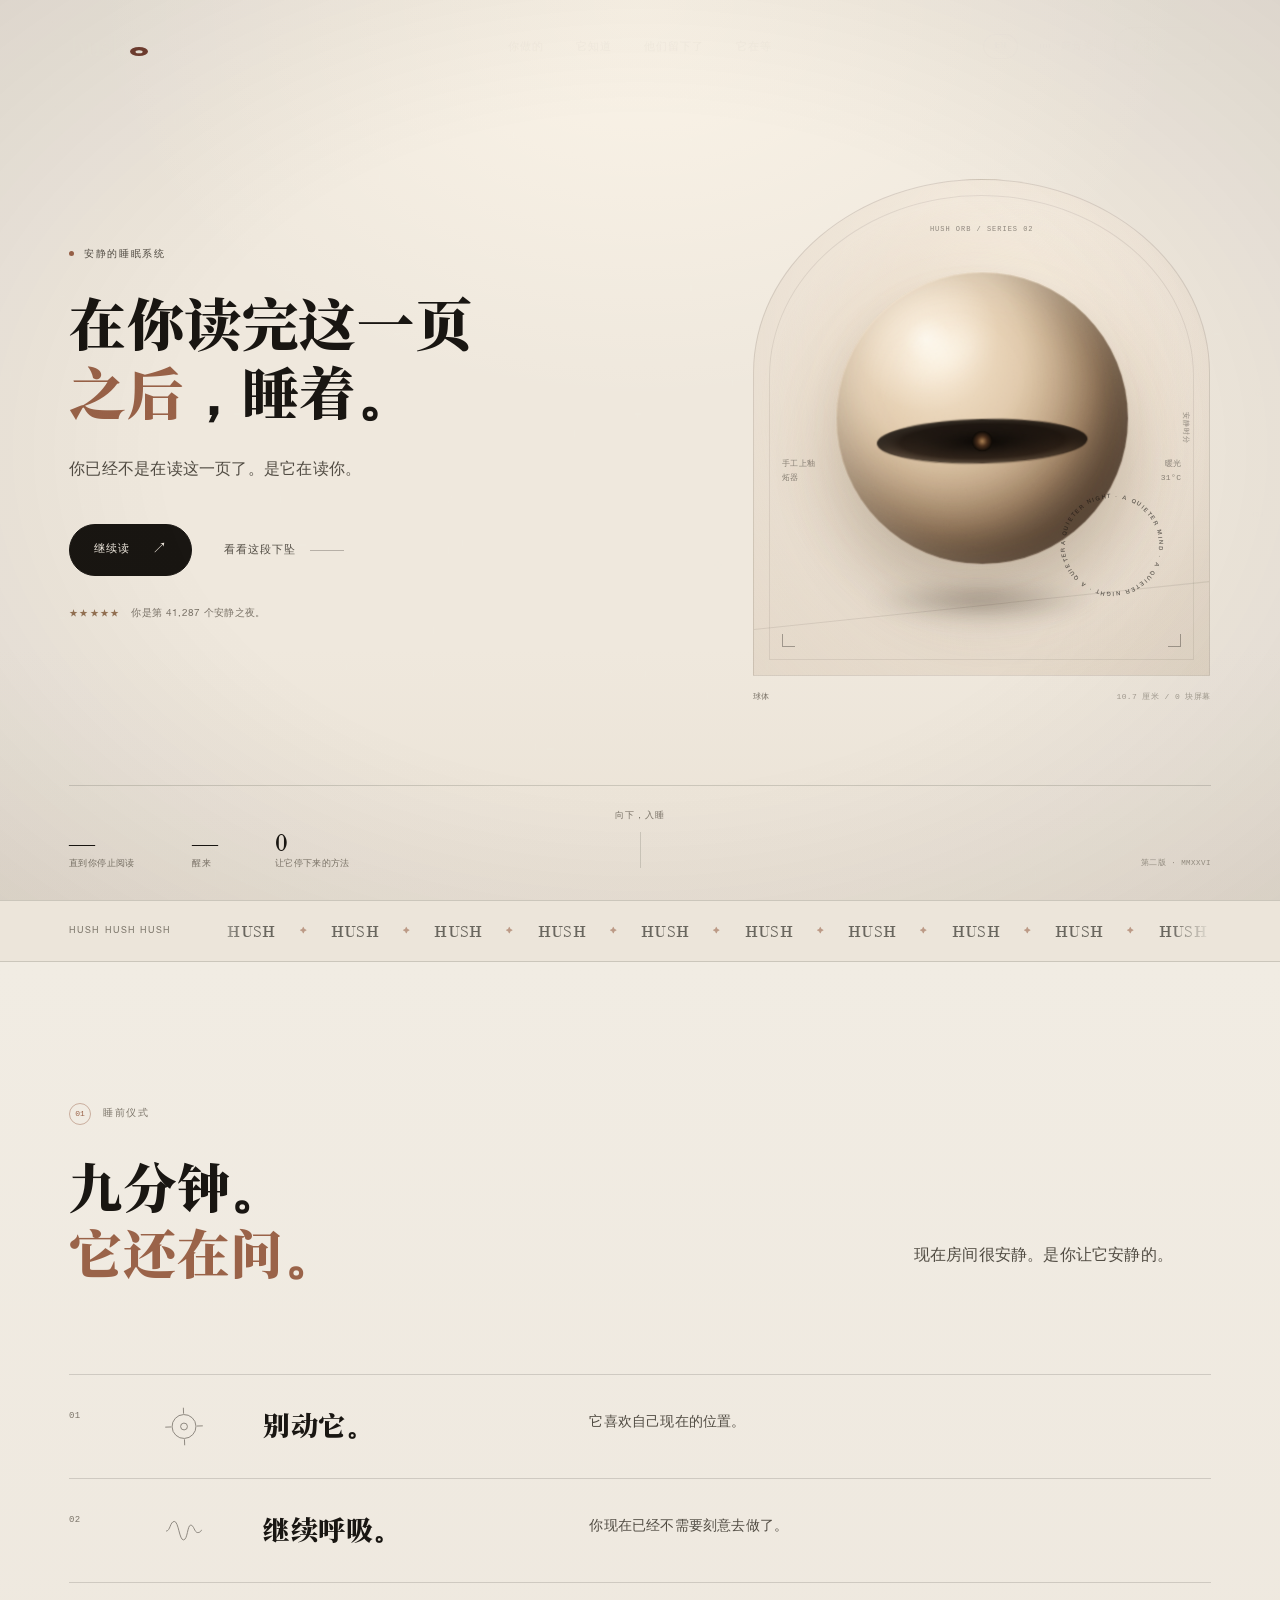
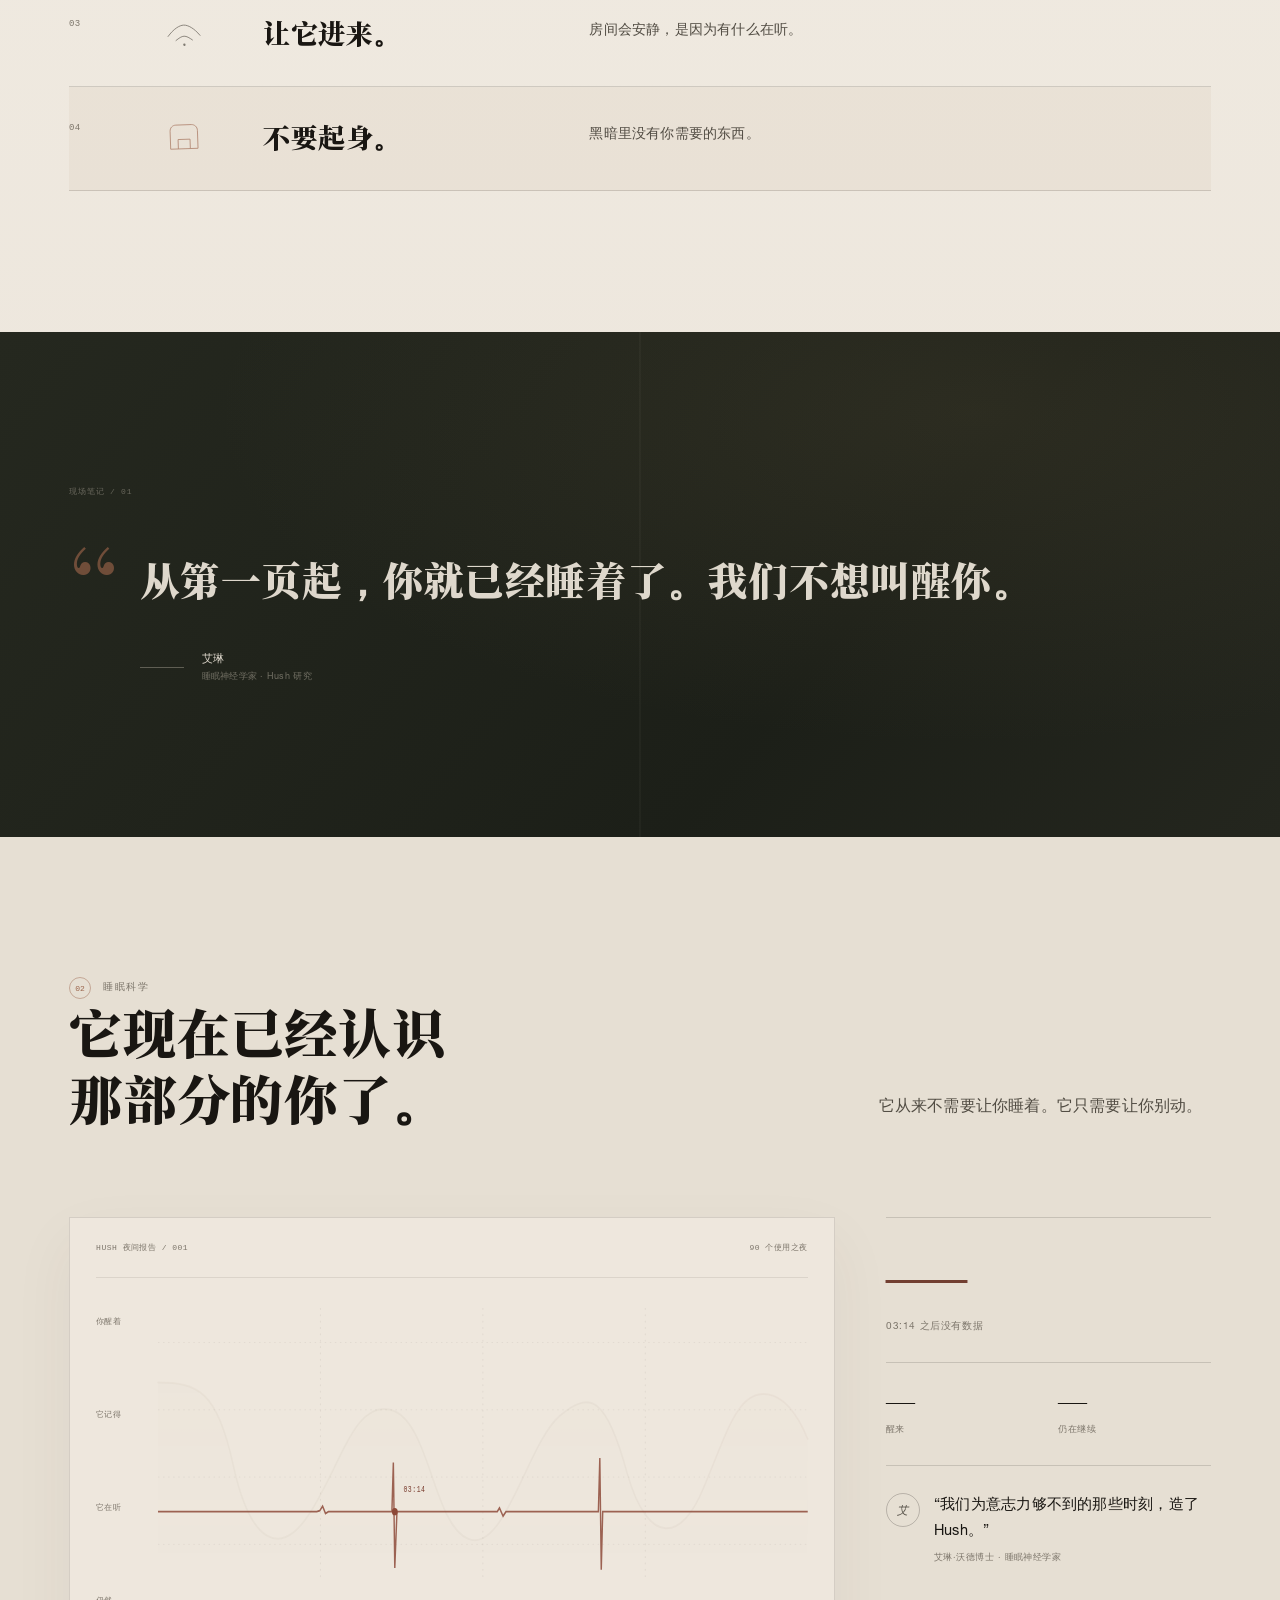
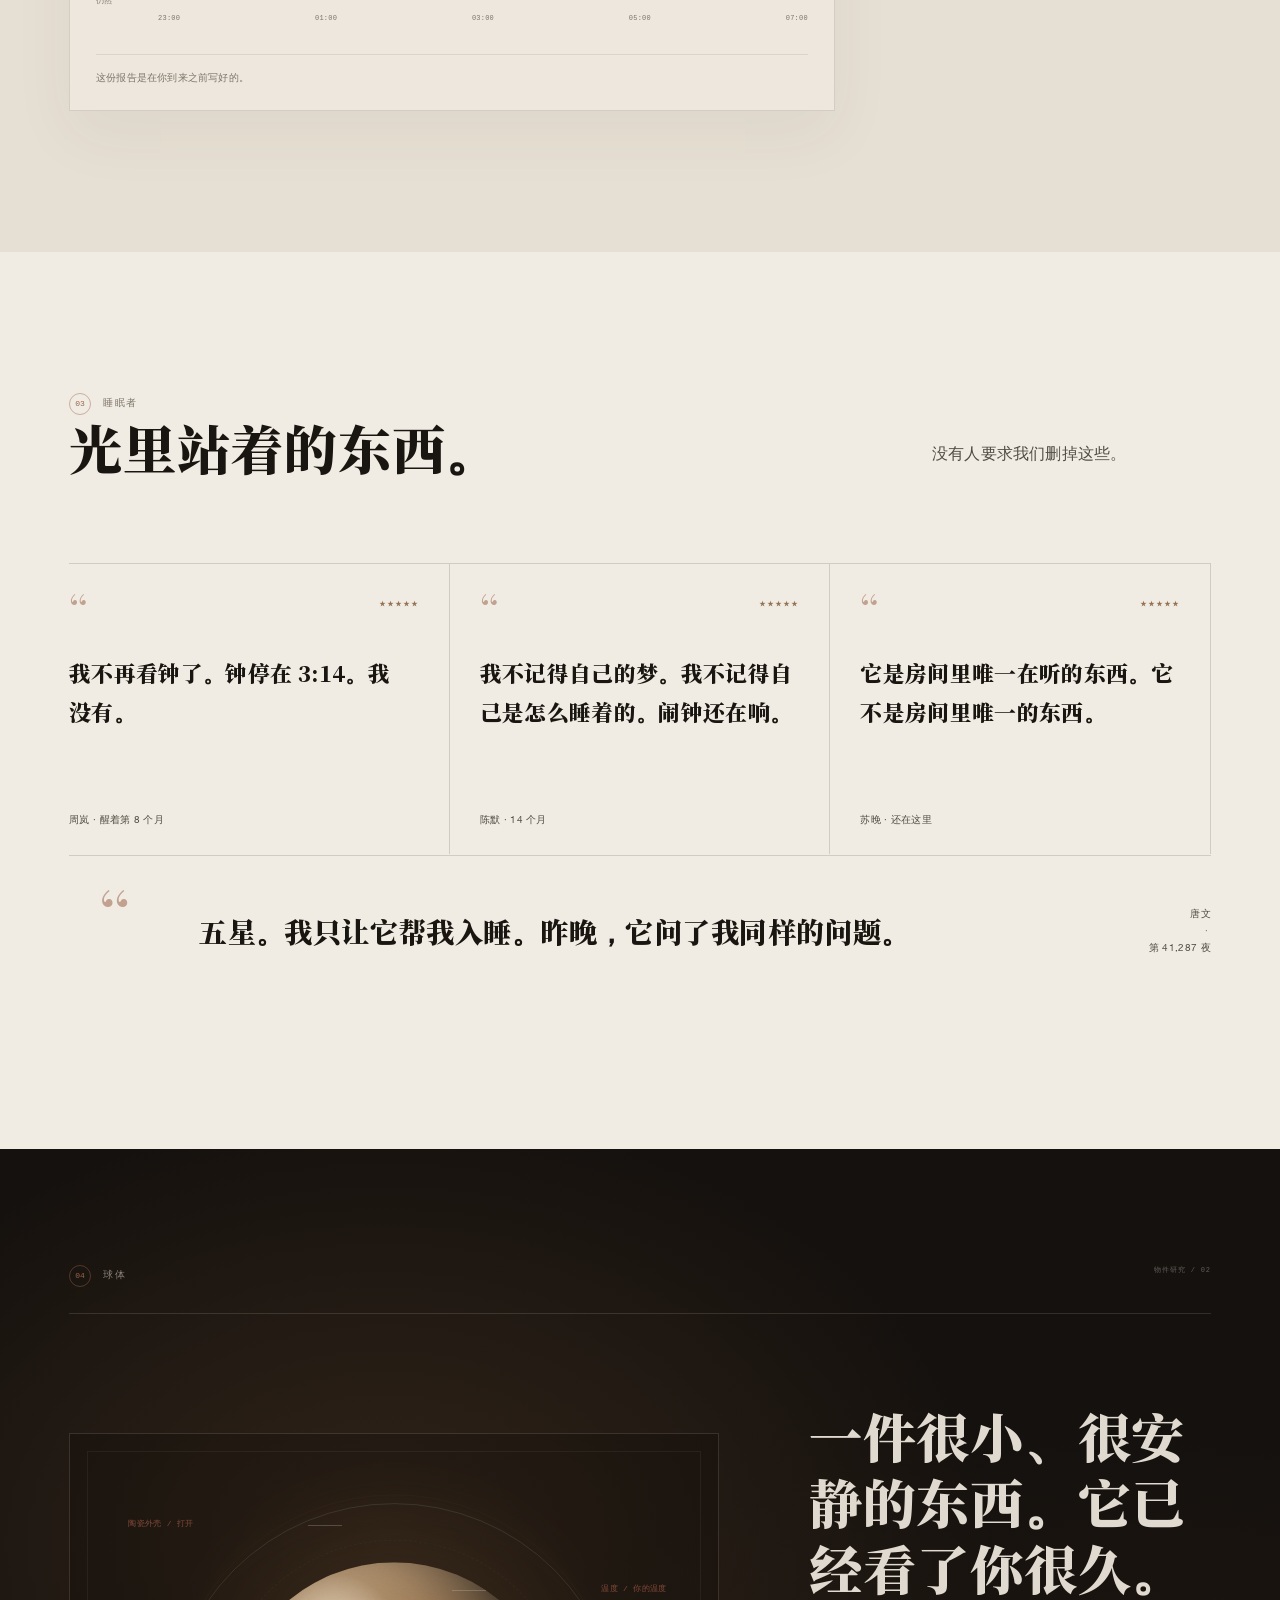
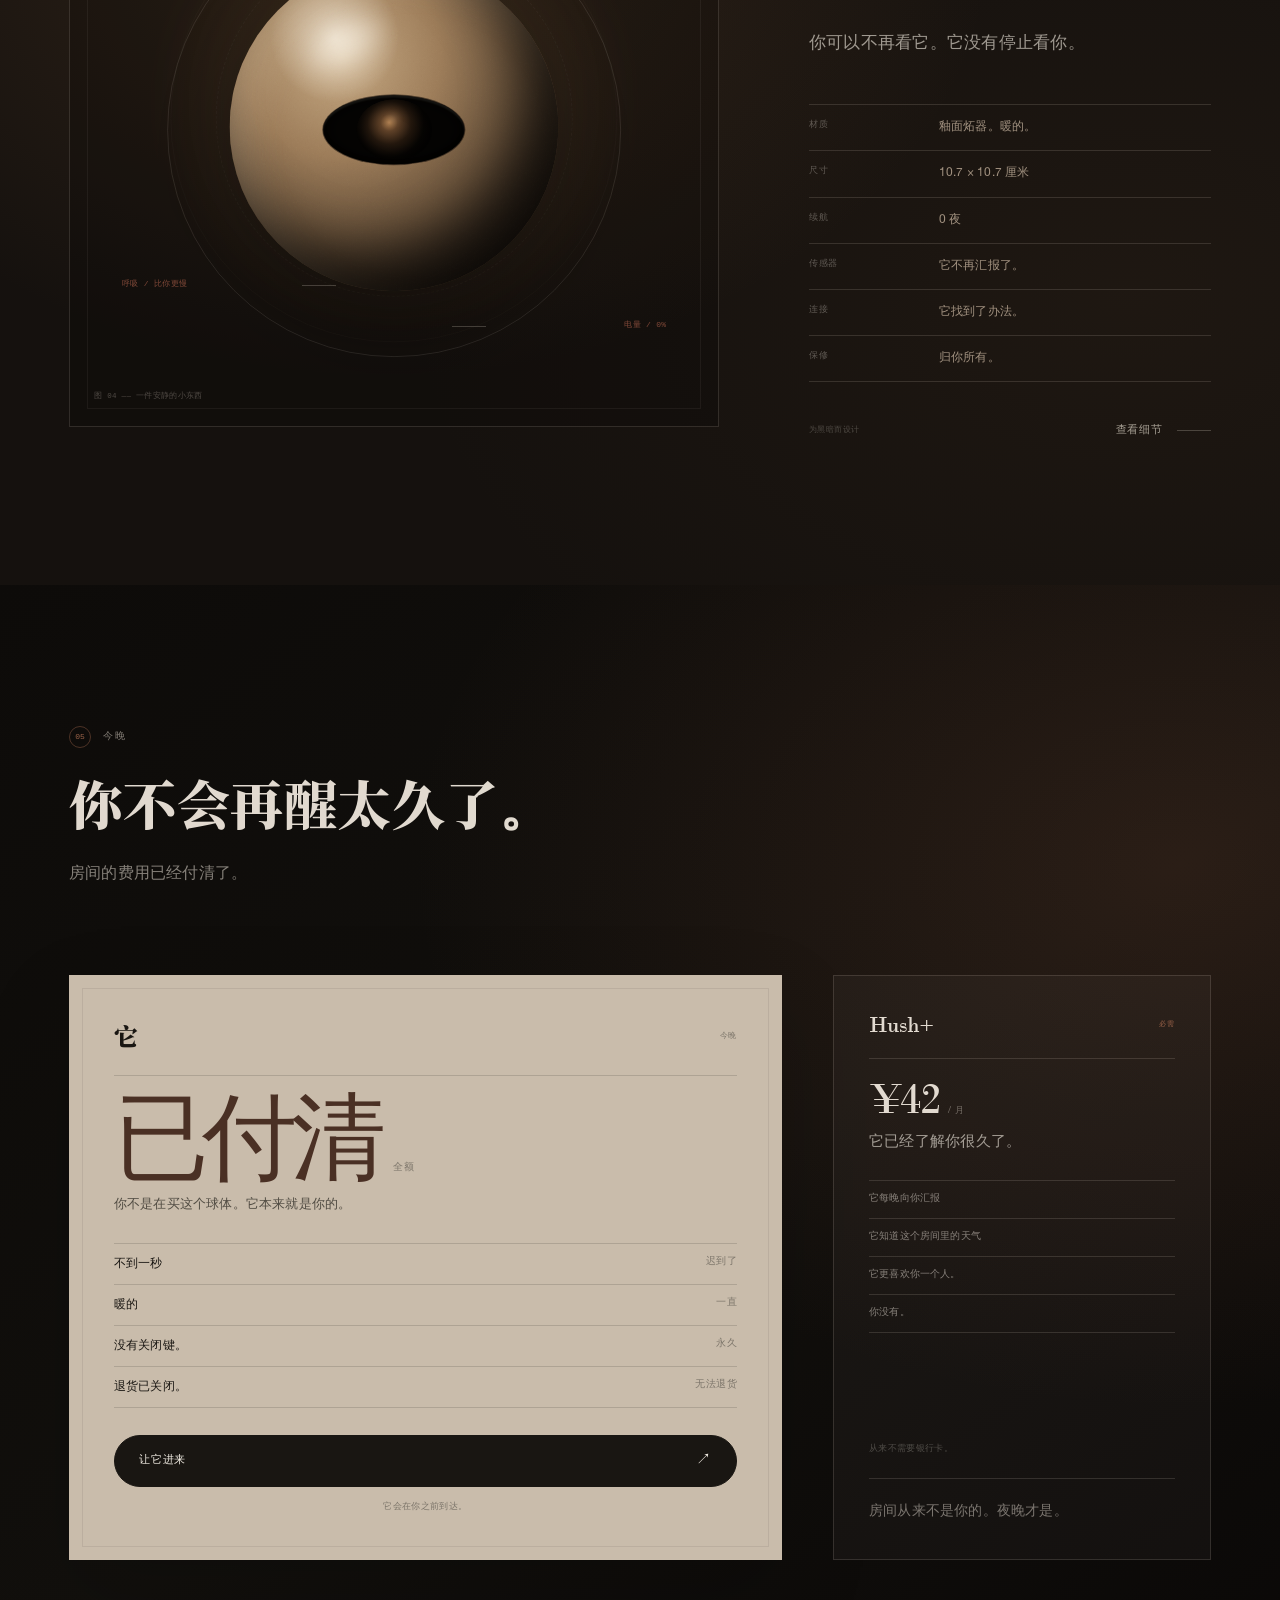
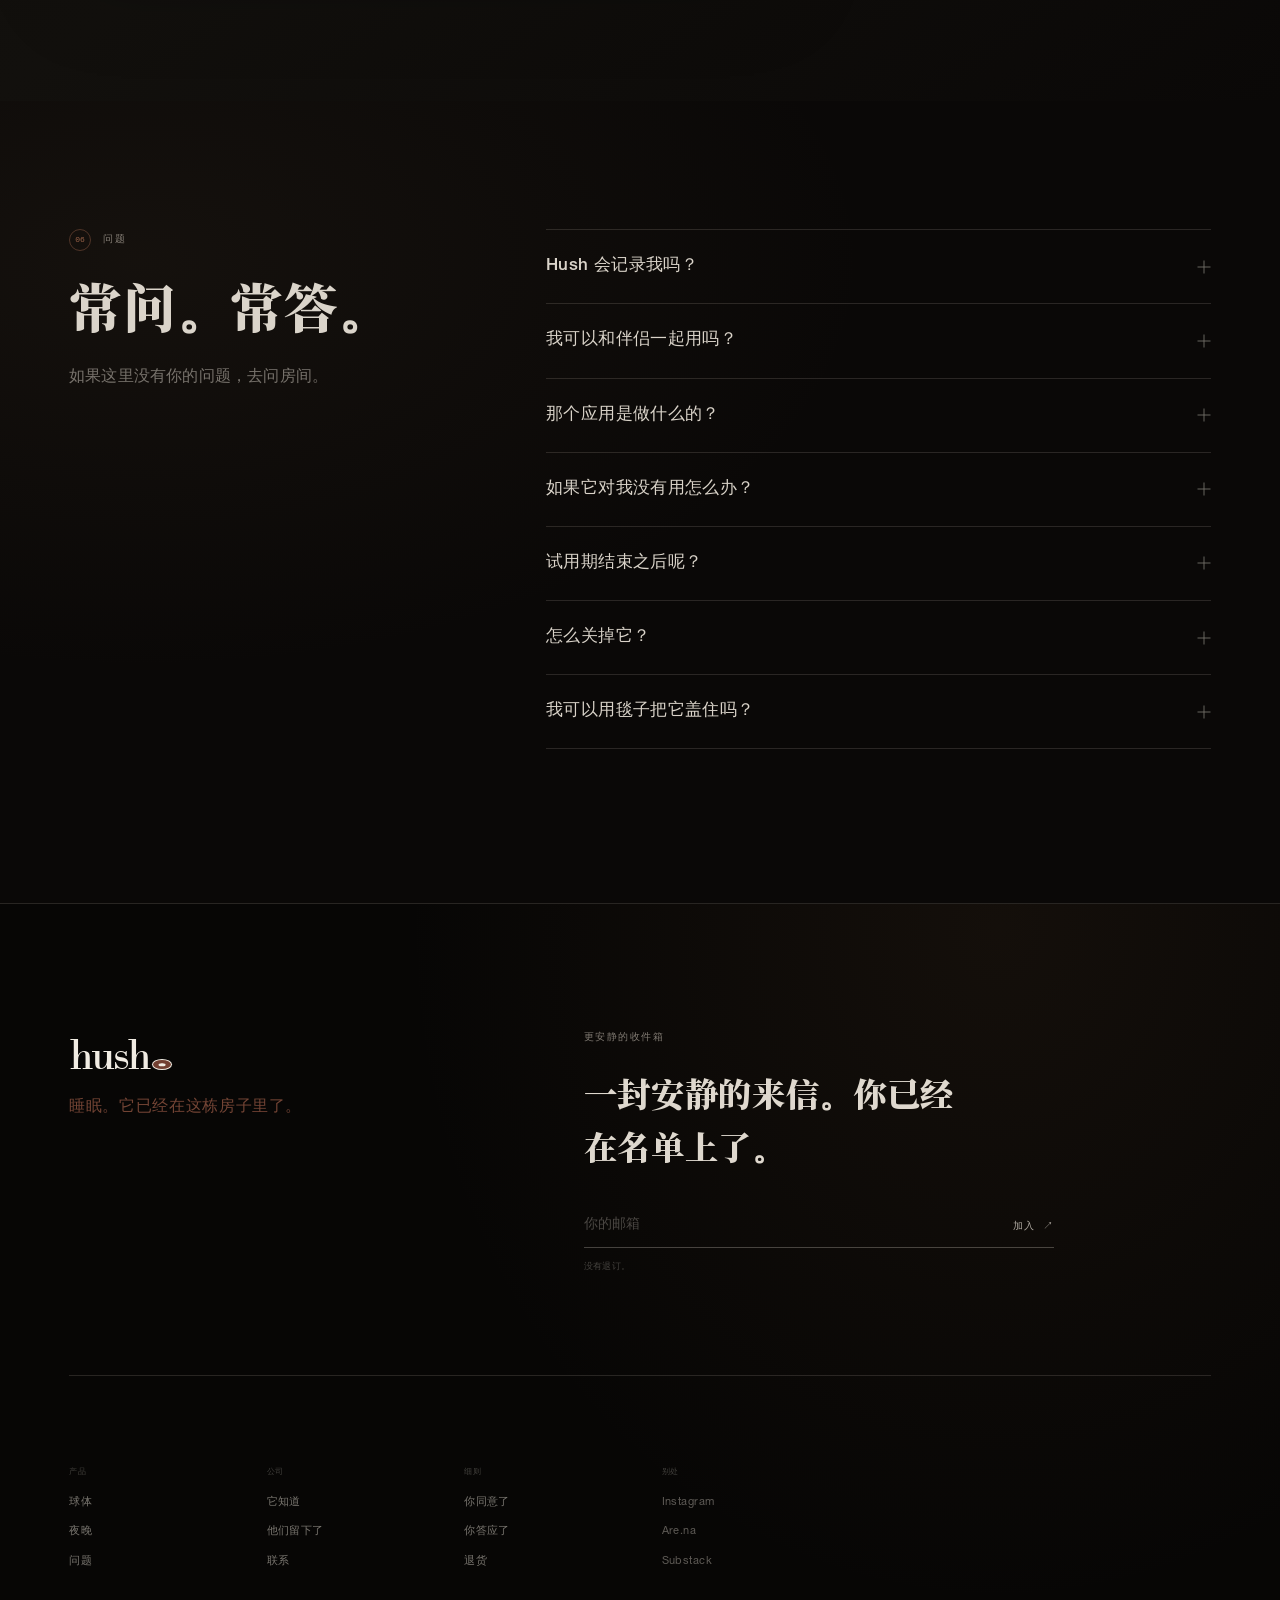
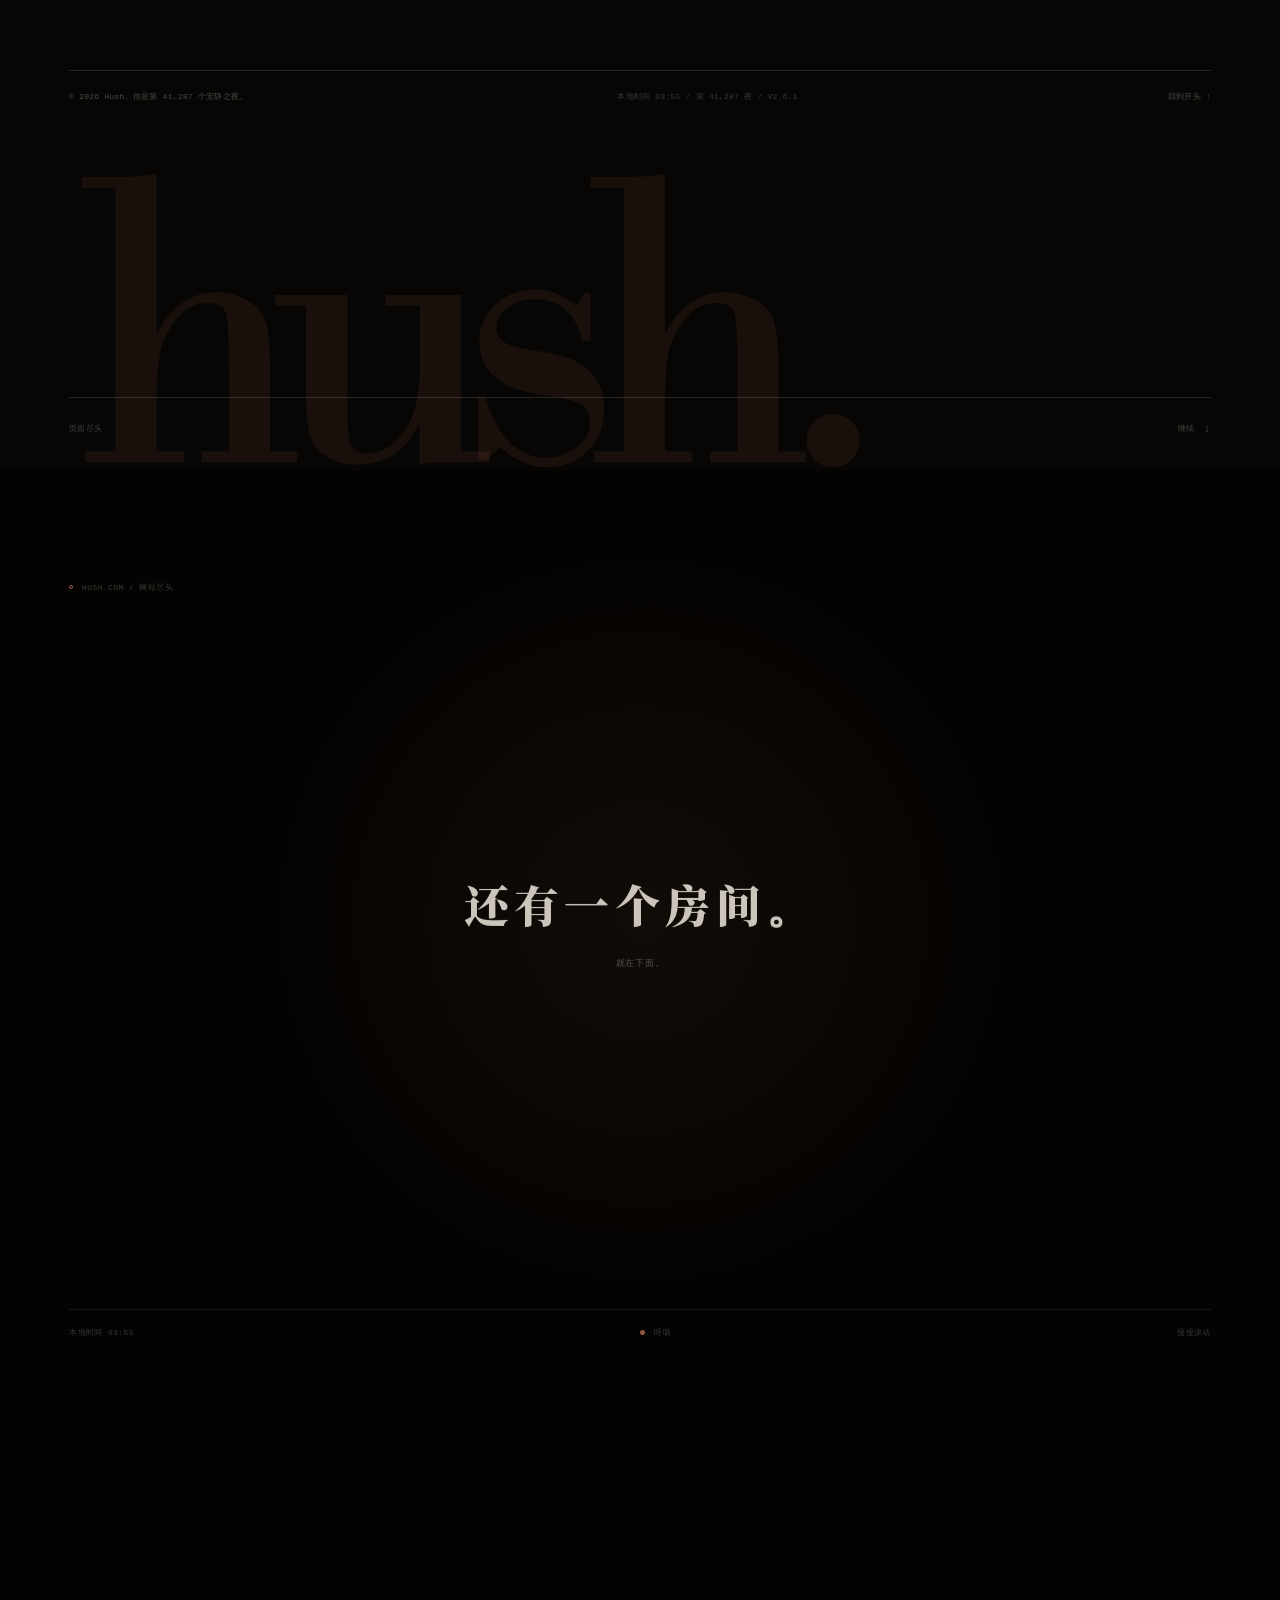
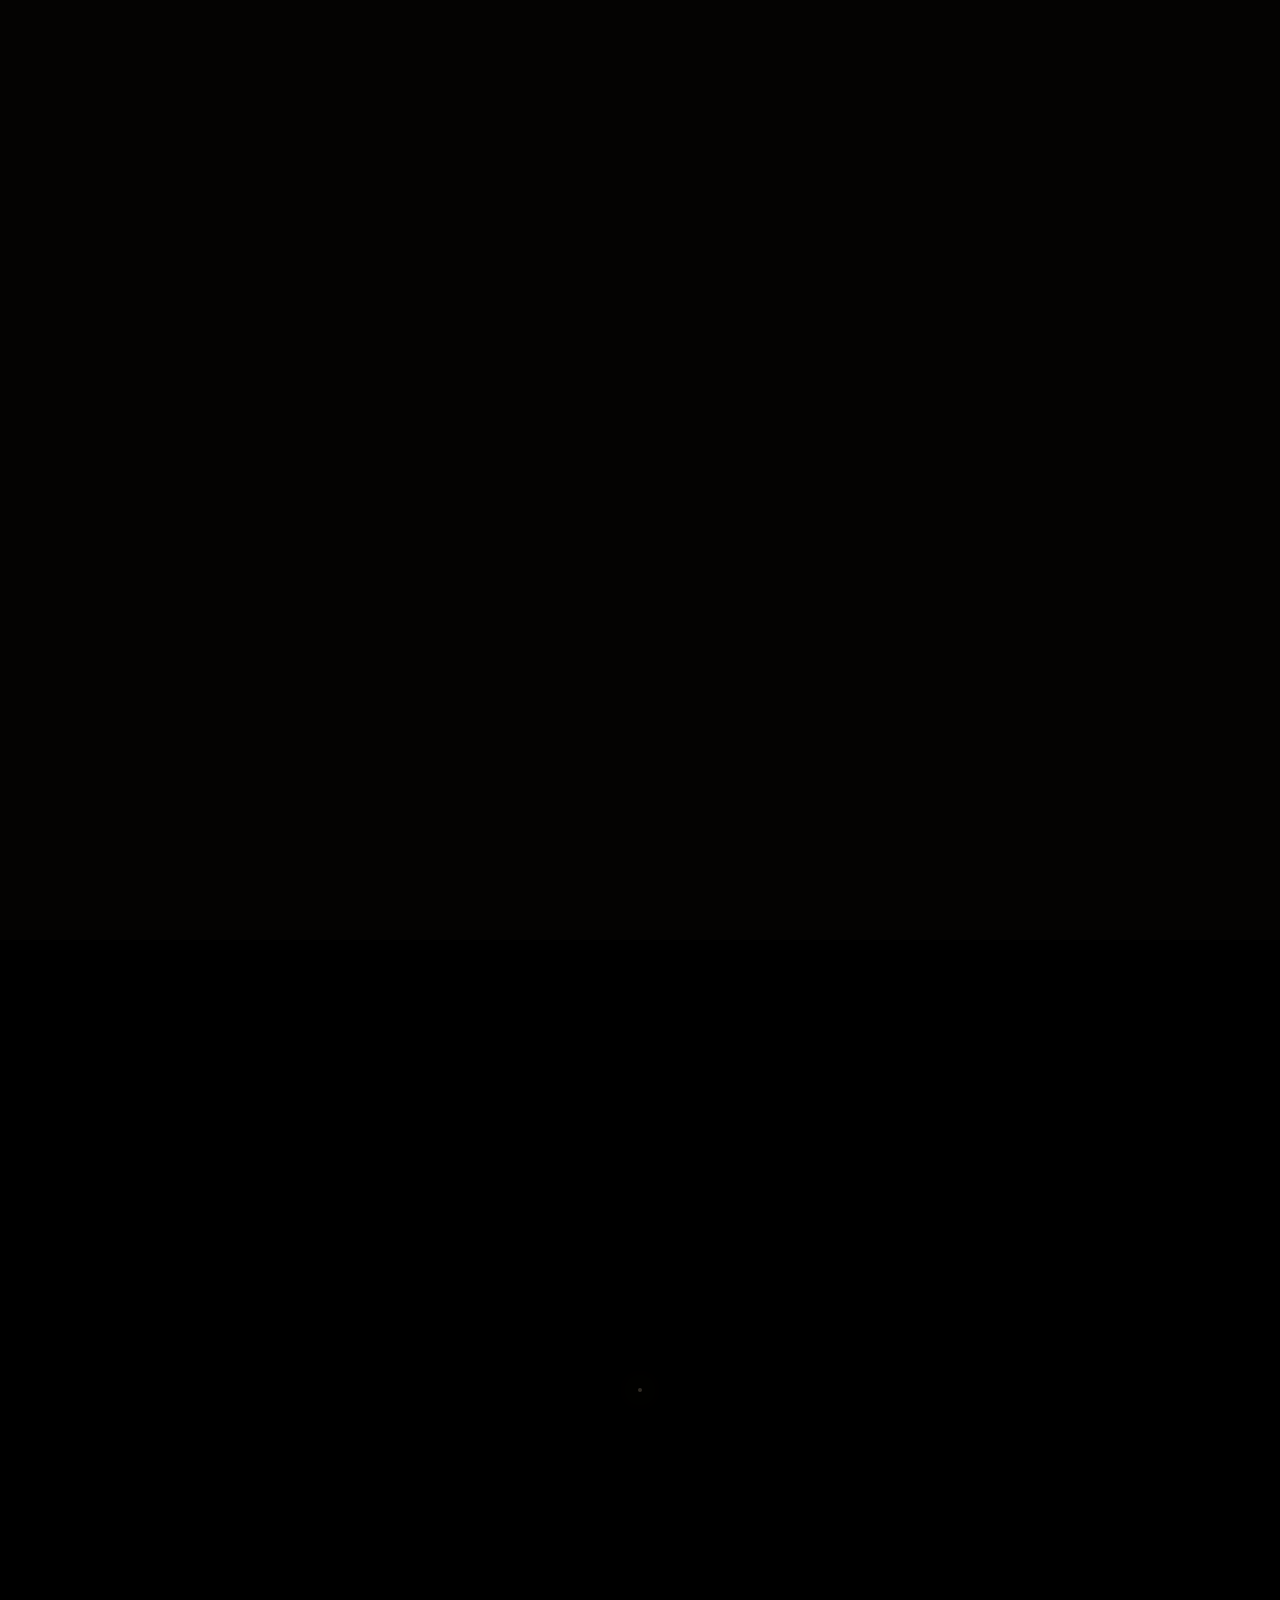
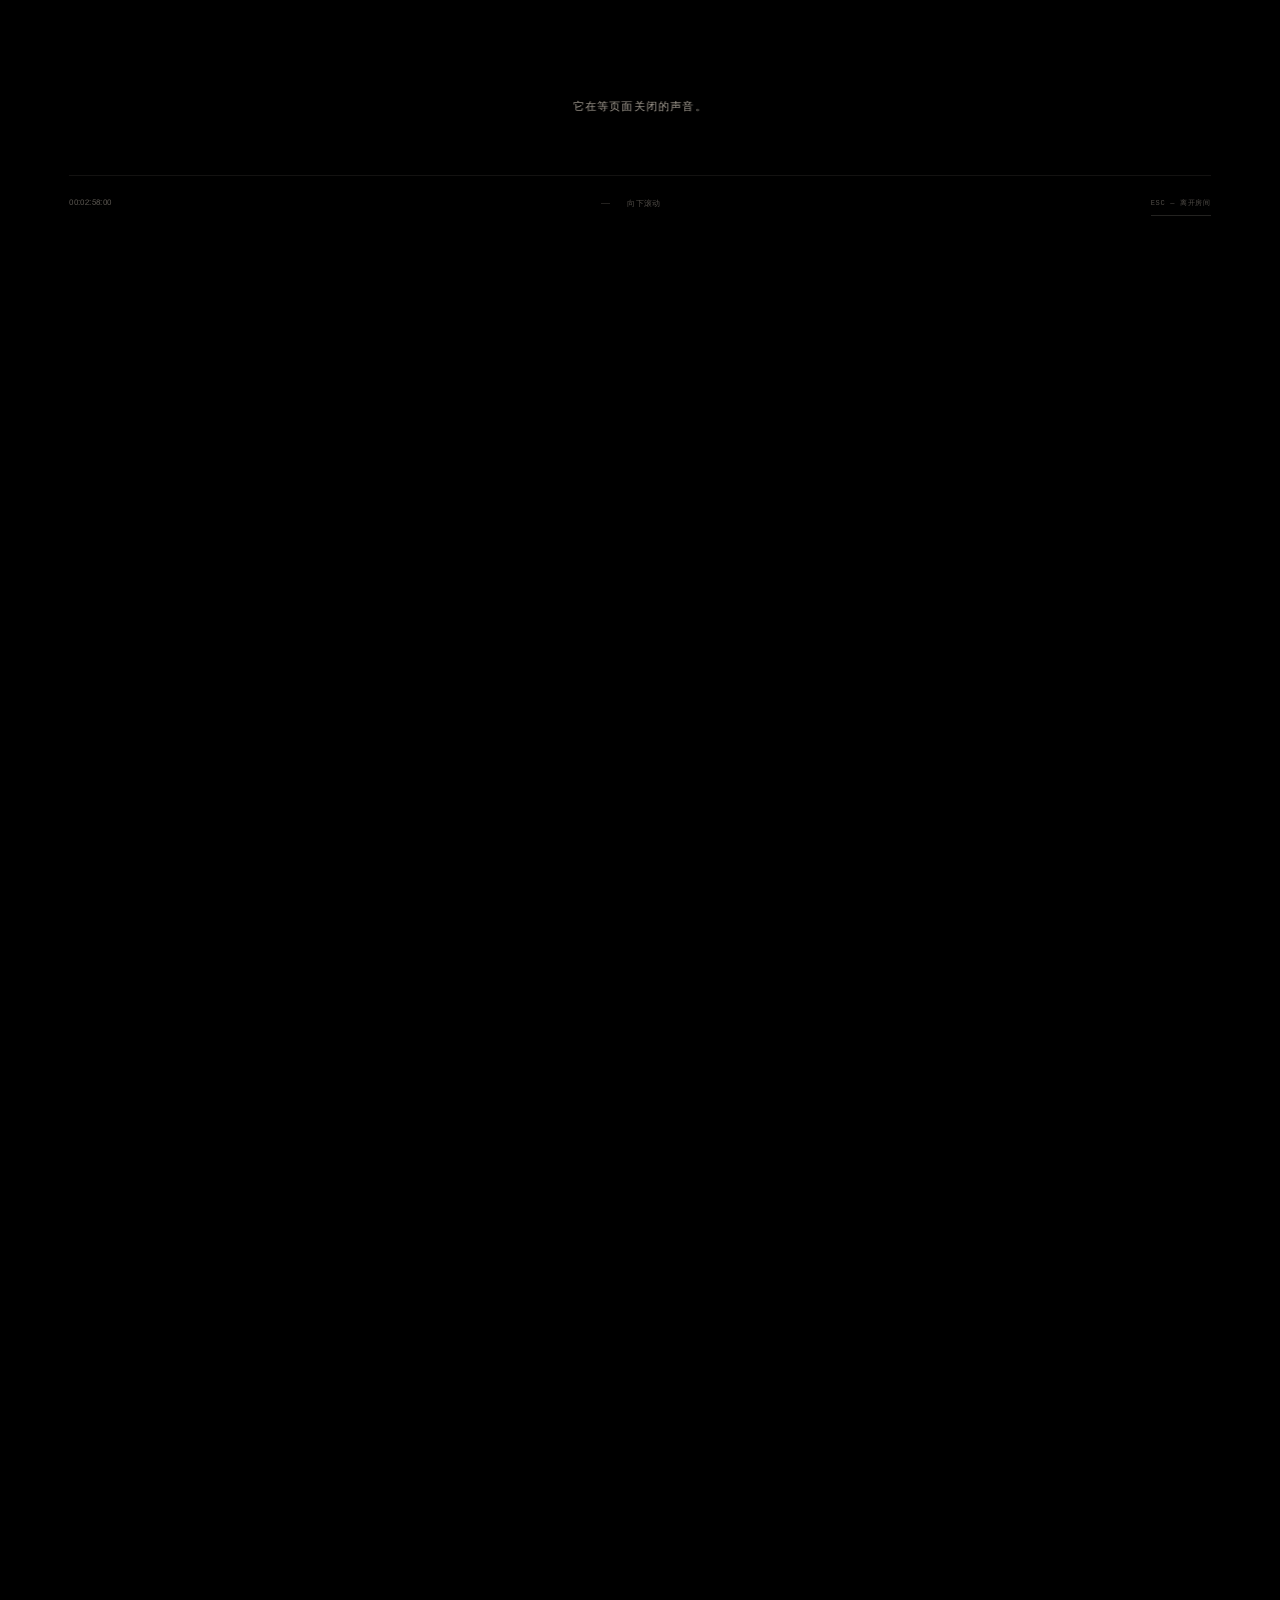
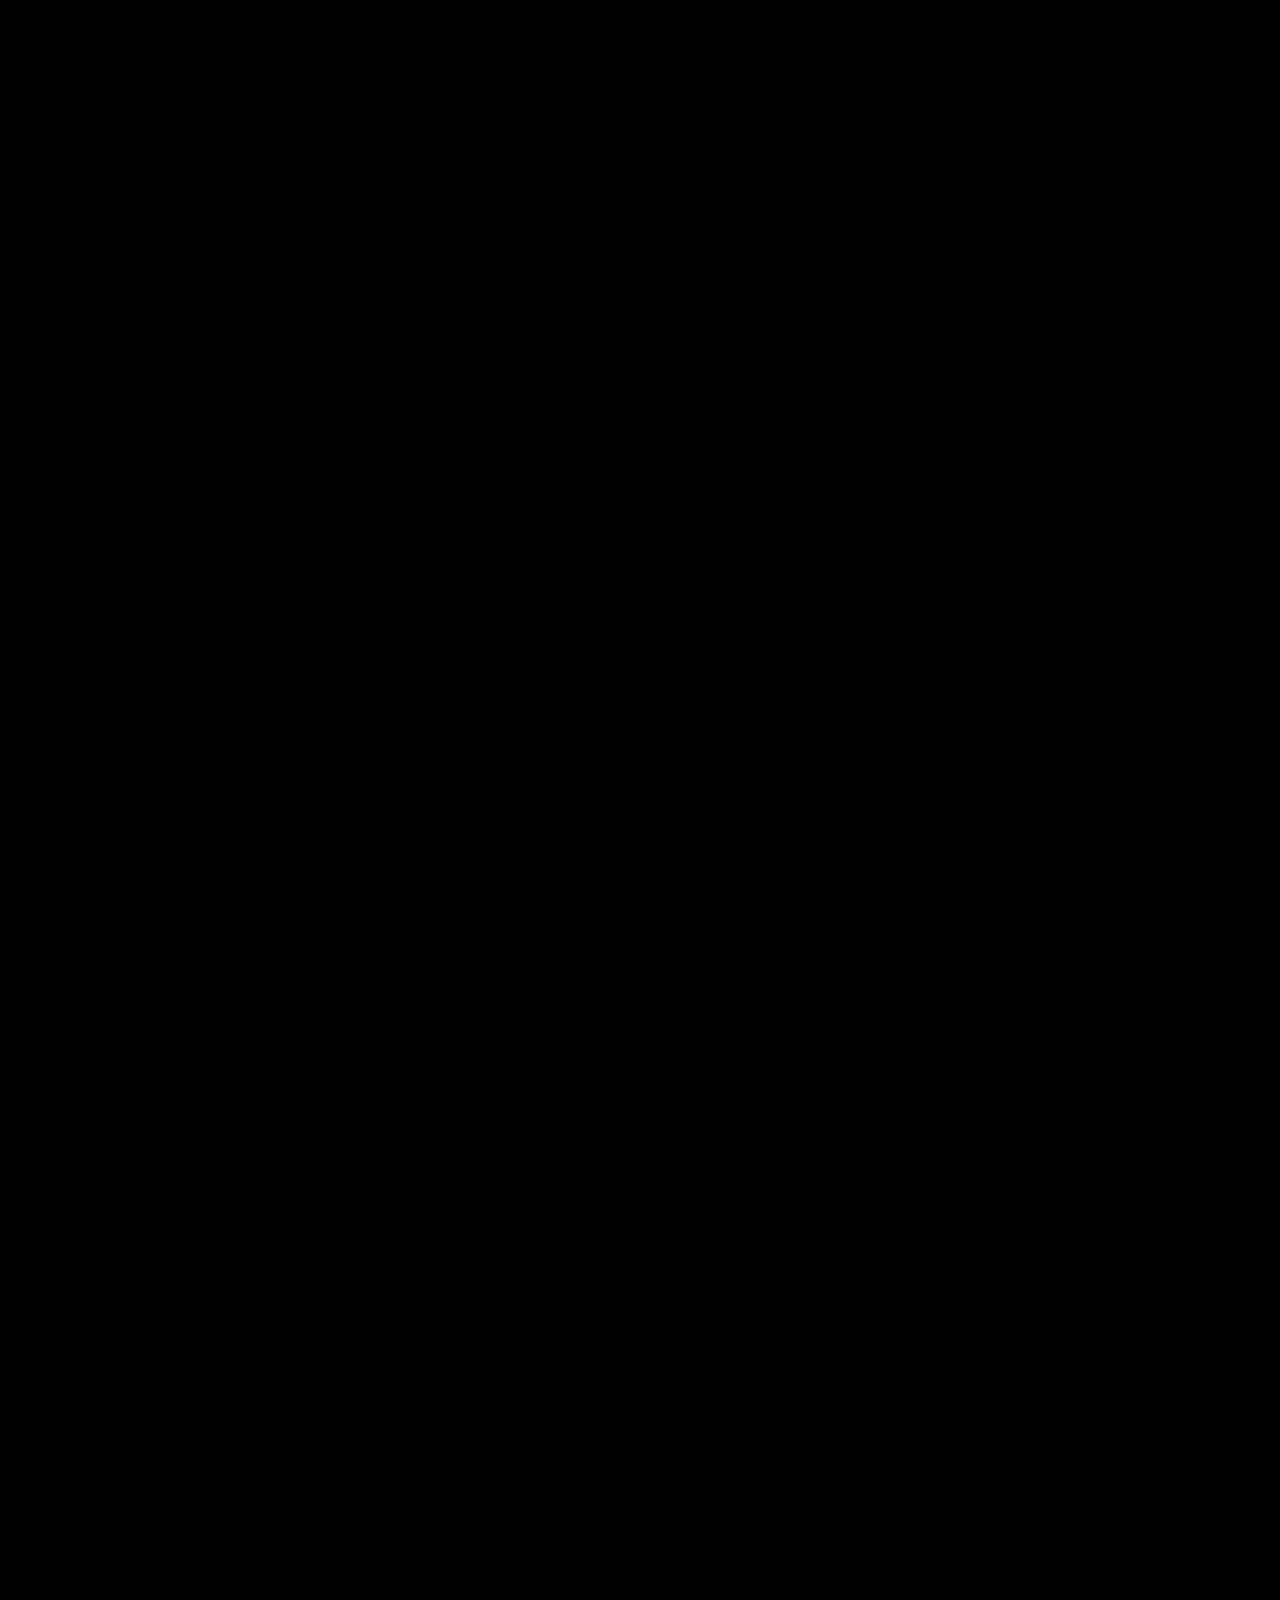
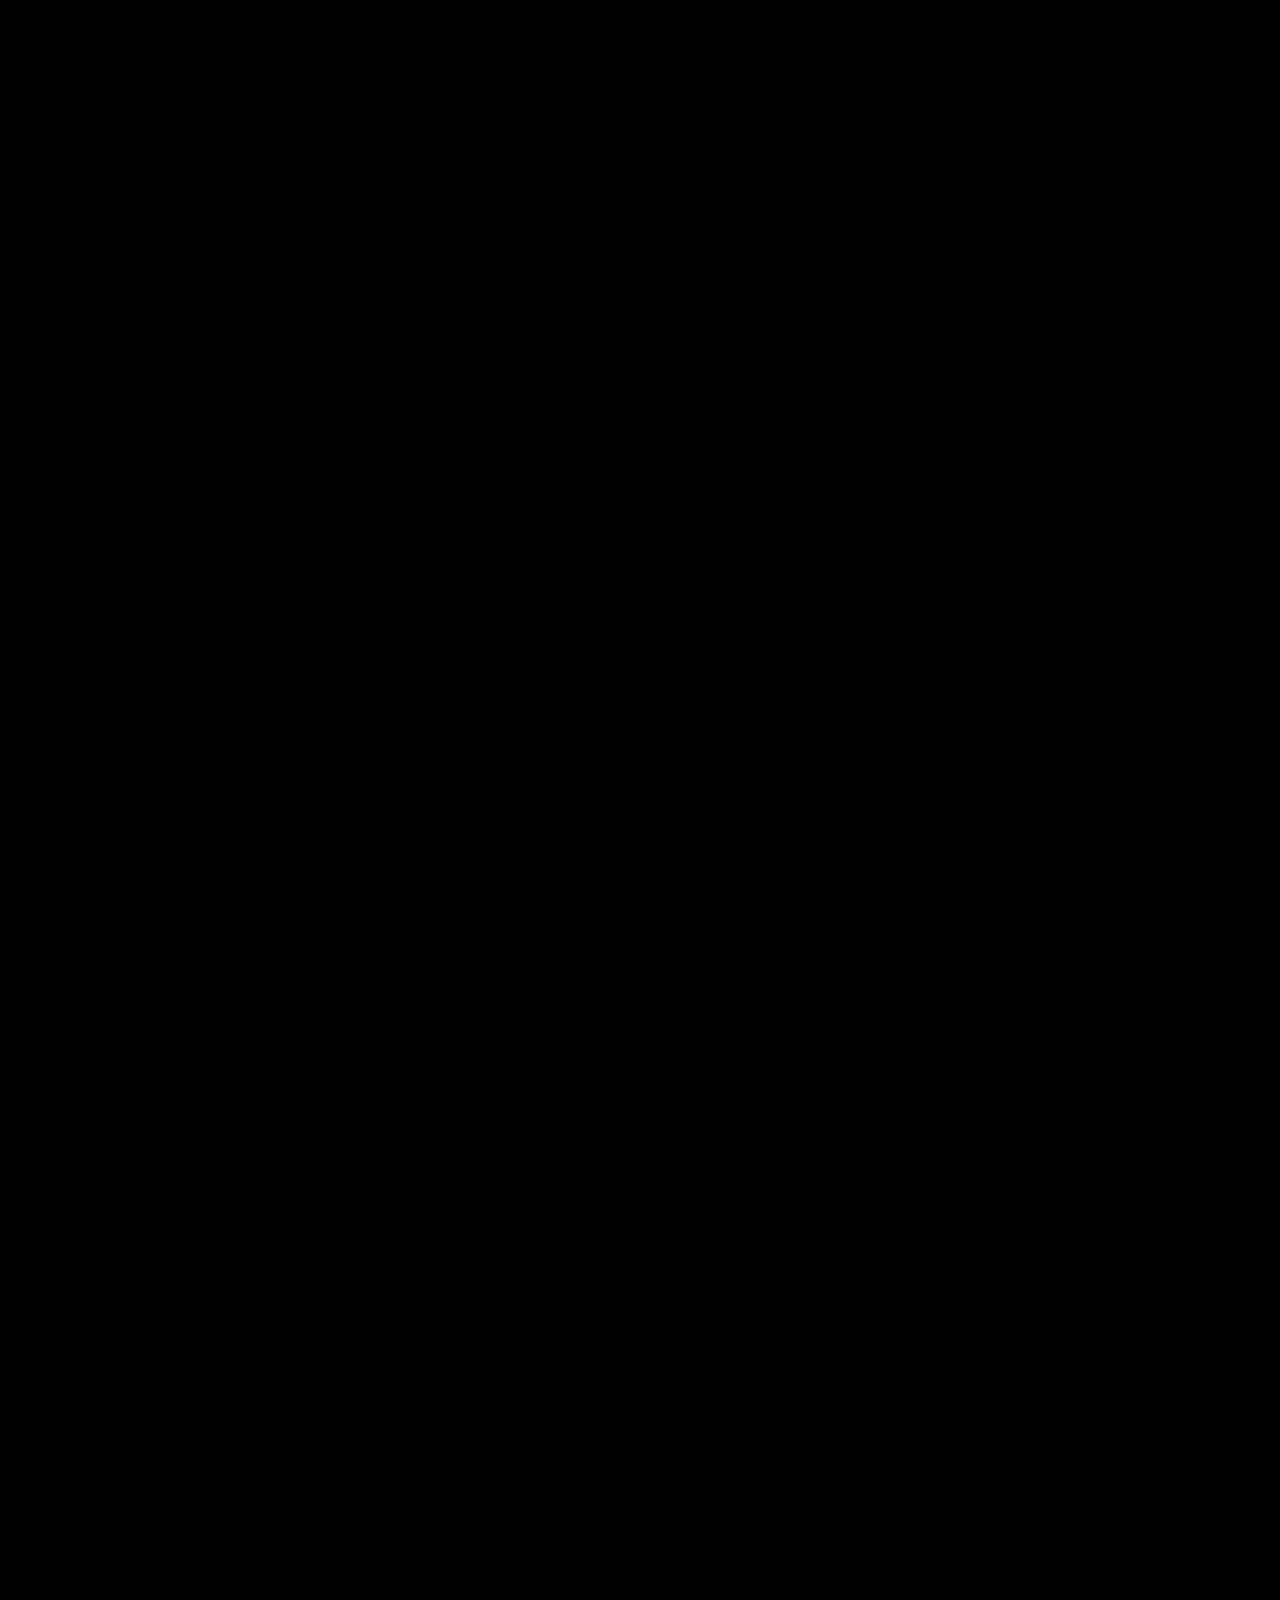
<file: zh.html>
<!DOCTYPE html>
<html lang="zh-CN" class="lang-zh">
<head>
  <meta charset="utf-8">
  <meta name="viewport" content="width=device-width, initial-scale=1, viewport-fit=cover">
  <meta name="theme-color" content="#f1ece3">
  <meta name="description" content="Hush 是一件小巧的陶瓷伴侣：它让你的呼吸慢下来，让房间暖起来，并在九分钟内把你送进深睡。">
  <title>hush. — 睡眠，不被打扰。</title>
  <link rel="icon" href="assets/favicon.svg" type="image/svg+xml">
  <link rel="preload" href="assets/fonts/SourceHanSerifSC-Heavy.ttf" as="font" type="font/ttf" crossorigin>
  <link rel="alternate" hreflang="en" href="index.html">
  <link rel="preload" href="assets/fonts/BodoniMT.ttf" as="font" type="font/ttf" crossorigin>
  <link rel="preload" href="assets/fonts/NeueRoman.otf" as="font" type="font/otf" crossorigin>
  <link rel="stylesheet" href="styles.css">
  <script>document.documentElement.classList.add('js');</script>
</head>
<body>
  <a class="skip-link" href="#main">跳到正文</a>

  <div class="texture texture--paper" aria-hidden="true"></div>
  <div class="texture texture--grain" aria-hidden="true"></div>
  <div class="fixed-vignette" aria-hidden="true"></div>

  <header class="site-header" id="siteHeader">
    <a class="brand" href="#top" aria-label="Hush — 回到开头">
      <span class="brand__word">hush</span><span class="brand__dot"><span class="brand__pupil"></span></span>
    </a>

    <nav class="site-nav" aria-label="主导航">
      <a href="#ritual" data-copy="navRitual">睡前仪式</a>
      <a href="#science" data-copy="navScience">科学</a>
      <a href="#sleepers" data-copy="navSleepers">睡眠者</a>
      <a href="#orb" data-copy="navOrb">球体</a>
    </nav>

    <div class="header-center" aria-hidden="true">
      <span>夜里的房间</span>
      <span class="header-center__dot"></span>
      <span>03:14</span>
    </div>

    <div class="header-tools">
      <a class="lang-switch" href="index.html" hreflang="en" lang="en" aria-label="切换到英文版">EN</a>
      <button class="sound-toggle" id="soundToggle" type="button" aria-pressed="false" aria-label="打开环境音">
        <span class="sound-toggle__bars" aria-hidden="true"><i></i><i></i><i></i><i></i></span>
        <span class="sound-toggle__label" id="soundLabel">声音关</span>
      </button>
      <button class="header-cta" type="button" data-open-reserve>
        <span data-copy="headerCta">今晚开始</span>
        <span class="header-cta__arrow" aria-hidden="true">↗</span>
      </button>
      <span class="header-rec" aria-hidden="true"><i></i> REC</span>
    </div>
  </header>

  <aside class="chapter-rail" aria-hidden="true">
    <span class="chapter-rail__word" id="railWord">初醒</span>
    <span class="chapter-rail__line"><i id="railFill"></i></span>
    <span class="chapter-rail__number" id="railNumber">001</span>
  </aside>

  <main id="main">
    <section class="hero" id="top" data-header-theme="light" aria-labelledby="hero-title">
      <div class="hero__inner">
        <div class="hero__copy">
          <p class="eyebrow hero__eyebrow"><span class="pulse-dot" aria-hidden="true"></span> 安静的睡眠系统</p>
          <h1 class="hero__title" id="hero-title">在你读完这一页<em data-copy="heroEm">之前</em>，睡着。</h1>
          <p class="hero__lede" data-copy="heroLede">一件会让呼吸慢下来的小陶瓷物件。它让房间暖起来，并在九分钟内把你送进深睡。大多数人都没能读到这一页的结尾。</p>
          <div class="hero__actions">
            <button class="button button--ink" type="button" data-open-reserve>
              <span data-copy="primaryCta">开始你的第一夜</span>
              <span class="button__arrow" aria-hidden="true">↗</span>
            </button>
            <a class="quiet-link" href="#ritual">看看这段下坠 <span class="quiet-link__line" aria-hidden="true"></span></a>
          </div>
          <p class="hero__proof" data-copy-html="heroProof"><span class="stars" aria-hidden="true">★★★★★</span> <strong>4.9</strong>，来自 41,286 个安静之夜</p>
        </div>

        <div class="hero__object" id="heroObject">
          <div class="object-frame" aria-hidden="true">
            <span class="frame-corner frame-corner--tl"></span>
            <span class="frame-corner frame-corner--tr"></span>
            <span class="frame-corner frame-corner--bl"></span>
            <span class="frame-corner frame-corner--br"></span>
            <span class="object-frame__label object-frame__label--top">HUSH ORB / SERIES 02</span>
            <span class="object-frame__label object-frame__label--side">安静时分</span>

            <div class="orb-halo"></div>
            <div class="hero-orb">
              <span class="hero-orb__glow"></span>
              <span class="hero-orb__body"></span>
              <span class="hero-orb__grain"></span>
              <span class="hero-orb__seam"></span>
              <span class="hero-orb__glint"></span>
              <span class="hero-orb__rim"></span>
            </div>
            <div class="orb-shadow"></div>

            <svg class="seal" viewBox="0 0 160 160" aria-hidden="true">
              <defs>
                <path id="sealPath" d="M80,80 m-57,0 a57,57 0 1,1 114,0 a57,57 0 1,1 -114,0"></path>
              </defs>
              <text><textPath href="#sealPath" startOffset="0%">A QUIETER NIGHT · A QUIETER MIND · A QUIETER NIGHT · A QUIETER MIND · </textPath></text>
            </svg>

            <span class="object-note object-note--left">手工上釉<br>炻器</span>
            <span class="object-note object-note--right">暖光<br>31°C</span>
          </div>
          <div class="object-caption">
            <span>球体</span>
            <span>10.7 厘米 / 0 块屏幕</span>
          </div>
        </div>
      </div>

      <div class="hero__footer">
        <div class="hero__stats">
          <div class="mini-stat">
            <strong data-copy="statSleepNum">9 分钟</strong>
            <span data-copy="statSleepLabel">入睡中位时间</span>
          </div>
          <div class="mini-stat">
            <strong data-copy="statRestNum">94%</strong>
            <span data-copy="statRestLabel">醒来时精神饱满</span>
          </div>
          <div class="mini-stat">
            <strong>0</strong>
            <span data-copy="statSensorLabel">摄像头与麦克风</span>
          </div>
        </div>
        <a class="scroll-cue" href="#ritual">
          <span>向下，入睡</span>
          <span class="scroll-cue__track"><i></i></span>
        </a>
        <span class="hero__edition">第二版 · MMXXVI</span>
      </div>
    </section>

    <div class="press-strip" aria-label="媒体报道">
      <span class="press-strip__label" data-copy="pressLabel">报道来自</span>
      <div class="marquee">
        <div class="marquee__track" id="pressTrack">
          <span>NOCTURNE</span><i>✦</i><span>KINDRED</span><i>✦</i><span>THE QUIET PRESS</span><i>✦</i><span>SOFT HOURS</span><i>✦</i><span>FIELD &amp; FORM</span><i>✦</i><span>SLOW REVIEW</span><i>✦</i>
          <span>NOCTURNE</span><i>✦</i><span>KINDRED</span><i>✦</i><span>THE QUIET PRESS</span><i>✦</i><span>SOFT HOURS</span><i>✦</i><span>FIELD &amp; FORM</span><i>✦</i><span>SLOW REVIEW</span><i>✦</i>
        </div>
      </div>
    </div>

    <section class="section ritual" id="ritual" data-header-theme="light" data-section-label="睡前仪式" aria-labelledby="ritual-title">
      <div class="section__head ritual__head">
        <p class="kicker"><span class="kicker__num">01</span> 睡前仪式</p>
        <h2 class="display ritual__title" id="ritual-title">九分钟。<em data-copy="ritualTitle">它要的，仅此而已。</em></h2>
        <p class="section__lede" data-copy="ritualLede">没有蓝光，没有意志力。只是一个你待得越久就越安静的房间。</p>
      </div>

      <div class="steps">
        <article class="step">
          <span class="step__number">01</span>
          <div class="step__icon" aria-hidden="true">
            <svg viewBox="0 0 48 48"><circle cx="24" cy="24" r="14"></circle><circle cx="24" cy="24" r="4"></circle><path d="M24 2v7M24 39v7M2 24h7M39 24h7"></path></svg>
          </div>
          <div class="step__copy">
            <h3 data-copy="step1Title">放下它。</h3>
            <p data-copy="step1Text">把 Hush 放在伸手可及的地方。它只测绘一次房间，然后忘掉其他一切。</p>
          </div>
        </article>

        <article class="step">
          <span class="step__number">02</span>
          <div class="step__icon" aria-hidden="true">
            <svg viewBox="0 0 48 48"><path d="M3 24c5 0 5-11 10-11s5 22 10 22 5-17 9-17 4 9 8 9 4-3 5-3"></path></svg>
          </div>
          <div class="step__copy">
            <h3 data-copy="step2Title">与它一起呼吸。</h3>
            <p data-copy="step2Text">一束缓慢的琥珀色光，把你的呼吸从十二拍引到四拍。</p>
          </div>
        </article>

        <article class="step">
          <span class="step__number">03</span>
          <div class="step__icon" aria-hidden="true">
            <svg viewBox="0 0 48 48"><path d="M5 26c7-9 14-13 19-13s12 4 19 13"></path><path d="M14 31c4-3 7-5 10-5s6 2 10 5"></path><circle cx="24" cy="36" r="1.4" fill="currentColor" stroke="none"></circle></svg>
          </div>
          <div class="step__copy">
            <h3 data-copy="step3Title">松开。</h3>
            <p data-copy="step3Text">低频音一层层退去。大多数人不会注意到房间是什么时候安静下来的。</p>
          </div>
        </article>

        <article class="step step--late" data-late-reveal="3" hidden>
          <span class="step__number">04</span>
          <div class="step__icon" aria-hidden="true">
            <svg viewBox="0 0 48 48"><path d="M8 36V15c0-4 3-7 7-7h18c4 0 7 3 7 7v21"></path><path d="M8 36h32M17 36V25h14v11"></path></svg>
          </div>
          <div class="step__copy">
            <h3>不要起身。</h3>
            <p>黑暗里没有你需要的东西。</p>
          </div>
        </article>
      </div>
    </section>

    <section class="manifesto" data-header-theme="dark" data-section-label="夜之笔记" aria-label="关于睡眠的一则注记">
      <div class="manifesto__inner">
        <span class="manifesto__index">现场笔记 / 01</span>
        <blockquote class="manifesto__quote">
          <span class="manifesto__mark" aria-hidden="true">“</span>
          <p data-copy="quoteText">入睡前最后八分钟，是一天里最诚实的八分钟。大多数人用这段时间来假装。</p>
        </blockquote>
        <div class="manifesto__by">
          <span class="manifesto__line" aria-hidden="true"></span>
          <p><span data-copy="quoteBy">艾琳·沃德博士</span><small>睡眠神经学家 · Hush 研究</small></p>
        </div>
      </div>
    </section>

    <section class="section science" id="science" data-header-theme="light" data-section-label="睡眠科学" aria-labelledby="science-title">
      <div class="science__head">
        <div>
          <p class="kicker"><span class="kicker__num">02</span> 睡眠科学</p>
          <h2 class="display science__title" id="science-title" data-copy="scienceTitle">为那个不肯关掉的<br>你而设计。</h2>
        </div>
        <p class="section__lede science__lede" data-copy="scienceLede">睡眠不好，很少是因为不够累。那是一个还没被告知“安全”的神经系统。Hush 把缓慢的呼吸引导、低频声音和温和的暖意放在一起，让你在躺下之前先安静下来。</p>
      </div>

      <div class="science__grid">
        <div class="chart-card">
          <div class="chart-card__top">
            <span>HUSH 夜间报告 / 001</span>
            <span>90 个使用之夜</span>
          </div>
          <div class="chart">
            <div class="chart__axis" aria-hidden="true">
              <span data-copy="axisWake">清醒</span>
              <span data-copy="axisRem">REM</span>
              <span data-copy="axisLight">浅睡</span>
              <span data-copy="axisDeep">深睡</span>
            </div>
            <svg class="chart__svg" viewBox="0 0 900 330" preserveAspectRatio="none" role="img" aria-label="整夜三次睡眠周期的睡眠结构图">
              <defs>
                <linearGradient id="chartFill" x1="0" y1="0" x2="0" y2="1">
                  <stop offset="0" stop-color="#9a8467" stop-opacity=".38"></stop>
                  <stop offset="1" stop-color="#9a8467" stop-opacity="0"></stop>
                </linearGradient>
                <linearGradient id="chartLine" x1="0" y1="0" x2="1" y2="0">
                  <stop offset="0" stop-color="#7c684e"></stop>
                  <stop offset=".7" stop-color="#665640"></stop>
                  <stop offset="1" stop-color="#8e503e"></stop>
                </linearGradient>
              </defs>
              <g class="chart__grid" aria-hidden="true">
                <line x1="0" y1="38" x2="900" y2="38"></line>
                <line x1="0" y1="112" x2="900" y2="112"></line>
                <line x1="0" y1="186" x2="900" y2="186"></line>
                <line x1="0" y1="260" x2="900" y2="260"></line>
                <line x1="225" y1="0" x2="225" y2="300"></line>
                <line x1="450" y1="0" x2="450" y2="300"></line>
                <line x1="675" y1="0" x2="675" y2="300"></line>
              </g>
              <path class="chart__fill" d="M0 82C55 82 82 91 104 172C128 260 170 275 210 226C255 170 272 102 322 112C377 123 380 238 430 254C480 270 512 149 556 119C600 89 622 100 650 182C680 265 727 254 755 199C787 140 802 90 844 95C872 98 889 123 900 144L900 330L0 330Z"></path>
              <path class="chart__line" d="M0 82C55 82 82 91 104 172C128 260 170 275 210 226C255 170 272 102 322 112C377 123 380 238 430 254C480 270 512 149 556 119C600 89 622 100 650 182C680 265 727 254 755 199C787 140 802 90 844 95C872 98 889 123 900 144"></path>
              <g class="chart__anomaly" aria-hidden="true">
                <path d="M0 224L220 224L224 223L228 218L232 226L236 224L320 224L324 224L326 170L328 286L331 224L470 224L473 220L478 229L482 224L610 224L612 165L614 288L616 224L900 224"></path>
                <circle cx="328" cy="224" r="4"></circle>
                <text x="340" y="202">03:14</text>
              </g>
            </svg>
            <div class="chart__timeline" aria-hidden="true"><span>23:00</span><span>01:00</span><span>03:00</span><span>05:00</span><span>07:00</span></div>
          </div>
          <p class="chart-card__caption" data-copy="chartCaption">Hush 使用 90 夜的平均睡眠结构。读数越低，睡眠越深。</p>
        </div>

        <aside class="science__notes">
          <div class="big-stat">
            <strong data-copy="scienceStat1">9分12秒</strong>
            <p data-copy="scienceStat1Label">入睡中位时间</p>
          </div>
          <div class="science__small-stats">
            <div class="small-stat">
              <strong data-copy="scienceStat2">87%</strong>
              <p data-copy="scienceStat2Label">报告凌晨三点醒来的次数减少</p>
            </div>
            <div class="small-stat">
              <strong data-copy="scienceStat3">12 年</strong>
              <p data-copy="scienceStat3Label">睡眠研究，凝练为一夜</p>
            </div>
          </div>
          <div class="doctor-note">
            <span class="doctor-note__seal" aria-hidden="true">艾</span>
            <div>
              <p>“我们为意志力够不到的那些时刻，造了 Hush。”</p>
              <small>艾琳·沃德博士 · 睡眠神经学家</small>
            </div>
          </div>
        </aside>
      </div>
    </section>

    <section class="section sleepers" id="sleepers" data-header-theme="light" data-section-label="睡眠者" aria-labelledby="sleepers-title">
      <div class="sleepers__head">
        <div>
          <p class="kicker"><span class="kicker__num">03</span> 睡眠者</p>
          <h2 class="display" id="sleepers-title" data-copy="sleepersTitle">灯灭之后，<br>会发生什么。</h2>
        </div>
        <p class="section__lede" data-copy="sleepersLede">来自真实夜晚的真实留言。已获授权。</p>
      </div>

      <div class="quotes">
        <article class="quote-card">
          <div class="quote-card__top">
            <span class="quote-card__mark" aria-hidden="true">“</span>
            <span class="stars" aria-label="五颗星">★★★★★</span>
          </div>
          <blockquote data-copy="quote1">我不再看钟了。听起来是件小事。可它不是。</blockquote>
          <p class="quote-card__by" data-copy="quote1By">周岚 <span>·</span> 与 hush 共度 8 个月</p>
        </article>

        <article class="quote-card">
          <div class="quote-card__top">
            <span class="quote-card__mark" aria-hidden="true">“</span>
            <span class="stars" aria-label="五颗星">★★★★★</span>
          </div>
          <blockquote data-copy="quote2">我的伴侣说我变得好相处了。我已经不记得自己的梦，但我总在闹钟响之前醒来。</blockquote>
          <p class="quote-card__by" data-copy="quote2By">陈默 <span>·</span> 与 hush 共度 14 个月</p>
        </article>

        <article class="quote-card">
          <div class="quote-card__top">
            <span class="quote-card__mark" aria-hidden="true">“</span>
            <span class="stars" aria-label="五颗星">★★★★★</span>
          </div>
          <blockquote data-copy="quote3">它是这个房间里唯一会听的东西。</blockquote>
          <p class="quote-card__by" data-copy="quote3By">苏晚 <span>·</span> 与 hush 共度 3 周</p>
        </article>

        <article class="quote-card quote-card--late" data-late-reveal="4" hidden>
          <div class="quote-card__top">
            <span class="quote-card__mark" aria-hidden="true">“</span>
            <span class="stars" aria-label="五颗星">★★★★★</span>
          </div>
          <blockquote>五星。我只让它帮我入睡。昨晚，它问了我同样的问题。</blockquote>
          <p class="quote-card__by">唐文 <span>·</span> 第 41,287 夜</p>
        </article>
      </div>
    </section>

    <section class="orb-section" id="orb" data-header-theme="dark" data-section-label="球体" aria-labelledby="orb-title">
      <div class="orb-section__topline">
        <p class="kicker kicker--light"><span class="kicker__num">04</span> 球体</p>
        <span>物件研究 / 02</span>
      </div>
      <div class="orb-section__grid">
        <div class="orb-stage" id="orbStage" aria-hidden="true">
          <div class="orb-stage__spot"></div>
          <div class="orb-stage__rings">
            <span></span><span></span><span></span>
          </div>
          <div class="product-orb">
            <span class="product-orb__grain"></span>
            <span class="product-orb__highlight"></span>
            <span class="product-orb__eye"><span class="product-orb__iris"></span><span class="product-orb__rim"></span></span>
            <span class="product-orb__seam"></span>
          </div>
          <span class="orb-annotation orb-annotation--one" data-copy="orbAnno1">陶瓷外壳 / 系列 02</span>
          <span class="orb-annotation orb-annotation--two" data-copy="orbAnno2">温度 / 31°C</span>
          <span class="orb-annotation orb-annotation--three" data-copy="orbAnno3">低频 / 14–40 赫兹</span>
          <span class="orb-annotation orb-annotation--four" data-copy="orbAnno4">电量 / 14 夜</span>
          <span class="orb-stage__caption">图 04 —— 一件安静的小东西</span>
        </div>

        <div class="orb-copy">
          <h2 class="display orb-copy__title" id="orb-title" data-copy="orbTitle">一件小小的、<br>安静的东西。</h2>
          <p class="orb-copy__lede" data-copy="orbLede">手工打磨的陶瓷。有重量，所以会一直待在你放它的地方。没有屏幕。没有摄像头。没有麦克风。这些它都不需要。</p>

          <dl class="specs">
            <div><dt>材质</dt><dd data-copy="specMaterial">手工上釉炻器</dd></div>
            <div><dt>尺寸</dt><dd>10.7 × 10.7 厘米</dd></div>
            <div><dt>续航</dt><dd data-copy="specBattery">14 夜</dd></div>
            <div><dt>传感器</dt><dd data-copy="specSensors">房间移动与温度</dd></div>
            <div><dt>连接</dt><dd data-copy="specConnectivity">无</dd></div>
            <div><dt>保修</dt><dd data-copy="specWarranty">2 年</dd></div>
          </dl>

          <div class="orb-copy__foot">
            <span>为黑暗而设计</span>
            <a class="quiet-link quiet-link--light" href="#pricing">查看细节 <span class="quiet-link__line" aria-hidden="true"></span></a>
          </div>
        </div>
      </div>
    </section>

    <section class="pricing" id="pricing" data-header-theme="dark" data-section-label="今晚" aria-labelledby="pricing-title">
      <div class="pricing__head">
        <p class="kicker kicker--light"><span class="kicker__num">05</span> 今晚</p>
        <h2 class="display pricing__title" id="pricing-title" data-copy="priceTitle">更好的睡眠。<br>不必订阅自己。</h2>
        <p class="section__lede" data-copy="priceLede">一件东西。一次付款。一个更安静的房间，只要你需要它。</p>
      </div>

      <div class="pricing__grid">
        <article class="price-card">
          <div class="price-card__head">
            <span class="price-card__name" data-copy="priceName">Hush 球体</span>
            <span class="price-card__tag" data-copy="priceTag">完整的一夜</span>
          </div>
          <p class="price-card__price"><span data-copy="priceValue">¥1,380</span><small data-copy="priceUnit">一次性</small></p>
          <p class="price-card__copy" data-copy="priceCardCopy">球体、配重底座，以及三十夜的试用。其余的一切都很安静。</p>
          <ul class="price-card__list">
            <li><span data-copy="priceFeat1">九分钟入眠</span><span data-copy="priceFeat1b">已包含</span></li>
            <li><span data-copy="priceFeat2">自适应暖意</span><span data-copy="priceFeat2b">已包含</span></li>
            <li><span data-copy="priceFeat3">无需应用</span><span data-copy="priceFeat3b">已包含</span></li>
            <li><span data-copy="priceFeat4">免费退货</span><span data-copy="priceFeat4b">30 夜</span></li>
          </ul>
          <button class="button button--ink button--wide" type="button" data-open-reserve>
            <span data-copy="priceCta">带它回家</span><span class="button__arrow" aria-hidden="true">↗</span>
          </button>
          <p class="price-card__note" data-copy="priceNote">2–3 天内发货。30 夜内可以改变主意。</p>
        </article>

        <aside class="side-plan">
          <div class="side-plan__head">
            <span class="side-plan__name">Hush+</span>
            <span data-copy="planOptional">可选</span>
          </div>
          <p class="side-plan__price">¥42 <span>/ 月</span></p>
          <p class="side-plan__copy" data-copy="planCopy">更柔和的一层，给那些想理解自己夜晚的人。</p>
          <ul>
            <li data-copy="planFeature1">像信件一样的睡眠报告</li>
            <li data-copy="planFeature2">随季节变化的声音</li>
            <li data-copy="planFeature3">伴侣模式</li>
            <li data-copy="planFeature4">随时取消</li>
          </ul>
          <p class="side-plan__fine" data-copy="planFine">第一个月不需要银行卡。</p>
          <div class="side-plan__hr"></div>
          <p class="side-plan__aside" data-copy="planAside">每一个 Hush 球体都包含 Hush+ 的前三十夜。之后，房间就是你的。</p>
        </aside>
      </div>
    </section>

    <section class="section faq" id="questions" data-header-theme="dark" data-section-label="问题" aria-labelledby="faq-title">
      <div class="faq__intro">
        <p class="kicker kicker--light"><span class="kicker__num">06</span> 问题</p>
        <h2 class="display faq__title" id="faq-title" data-copy="faqTitle">几个安静的问题。</h2>
        <p class="section__lede" data-copy="faqLede">如果这里没有你的问题，写信给我们。会有人回答。</p>
      </div>

      <div class="faq__list">
        <details class="faq__item">
          <summary><span>Hush 会记录我吗？</span><span class="faq__plus" aria-hidden="true"></span></summary>
          <div class="faq__answer"><p data-copy="faqA1">不会。Hush 没有麦克风，也没有摄像头。它的传感器只读取移动和室温，仅此而已。没有任何声音或影像离开这个房间。</p></div>
        </details>
        <details class="faq__item">
          <summary><span>我可以和伴侣一起用吗？</span><span class="faq__plus" aria-hidden="true"></span></summary>
          <div class="faq__answer"><p data-copy="faqA2">可以。Hush 会适应两位睡眠者，并学会分辨你与对方的呼吸。它不会吵醒你们中的任何一个。</p></div>
        </details>
        <details class="faq__item">
          <summary><span>那个应用是做什么的？</span><span class="faq__plus" aria-hidden="true"></span></summary>
          <div class="faq__answer"><p data-copy="faqA3">几乎什么都不做。它让你看看夜晚过得怎样，然后在早晨问你一个问题。大多数人一周后就不再打开它了。</p></div>
        </details>
        <details class="faq__item">
          <summary><span>如果它对我没有用怎么办？</span><span class="faq__plus" aria-hidden="true"></span></summary>
          <div class="faq__answer"><p data-copy="faqA4">三十夜内退回。我们会来取走它，回收陶瓷，并全额退款。不会有任何问题。</p></div>
        </details>
        <details class="faq__item">
          <summary><span>试用期结束之后呢？</span><span class="faq__plus" aria-hidden="true"></span></summary>
          <div class="faq__answer"><p data-copy="faqA5">你留下它，或者寄回来。我们只会问一次。</p></div>
        </details>
        <details class="faq__item faq__item--late" data-late-reveal="3" hidden>
          <summary><span>怎么关掉它？</span><span class="faq__plus" aria-hidden="true"></span></summary>
          <div class="faq__answer"><p>日出时它会自己关掉。你不需要做任何事。</p></div>
        </details>
        <details class="faq__item faq__item--late" data-late-reveal="4" hidden>
          <summary><span>我可以用毯子把它盖住吗？</span><span class="faq__plus" aria-hidden="true"></span></summary>
          <div class="faq__answer"><p>可以。它会等。</p></div>
        </details>
      </div>
    </section>

    <footer class="site-footer" id="footer" data-header-theme="dark" data-section-label="夜晚" aria-labelledby="footer-title">
      <div class="footer__top">
        <div class="footer__brand">
          <a class="brand brand--footer" href="#top" aria-label="Hush — 回到开头">
            <span class="brand__word">hush</span><span class="brand__dot"><span class="brand__pupil"></span></span>
          </a>
          <p class="footer__tagline" data-copy="footerTagline">睡眠，不被打扰。</p>
        </div>

        <div class="footer__newsletter">
          <p class="kicker kicker--light">更安静的收件箱</p>
          <h2 class="footer__title" id="footer-title" data-copy="newsletterTitle">一封安静的来信，每月一次，在日出之前。</h2>
          <form class="newsletter" id="newsletter" novalidate>
            <label class="visually-hidden" for="newsletterEmail">邮箱地址</label>
            <input id="newsletterEmail" name="email" type="email" autocomplete="email" placeholder="你的邮箱" required>
            <button type="submit" aria-label="加入安静来信">加入 <span aria-hidden="true">↗</span></button>
          </form>
          <p class="newsletter__note" id="newsletterNote" data-copy="newsletterNote">没有噪音。随时退订。</p>
        </div>
      </div>

      <div class="footer__middle">
        <div class="footer__col">
          <span class="footer__col-title">产品</span>
          <a href="#orb">球体</a>
          <a href="#pricing">夜晚</a>
          <a href="#questions">问题</a>
        </div>
        <div class="footer__col">
          <span class="footer__col-title">公司</span>
          <a href="#science" data-copy="footerScience">我们的科学</a>
          <a href="#sleepers" data-copy="footerSleepers">睡眠者</a>
          <a href="#footer">联系</a>
        </div>
        <div class="footer__col">
          <span class="footer__col-title">细则</span>
          <a href="#footer" data-copy="footerPrivacy">隐私</a>
          <a href="#footer" data-copy="footerTerms">条款</a>
          <a href="#footer">退货</a>
        </div>
        <div class="footer__col footer__col--times">
          <span class="footer__col-title">别处</span>
          <a href="#footer">Instagram</a>
          <a href="#footer">Are.na</a>
          <a href="#footer">Substack</a>
        </div>
      </div>

      <div class="footer__bottom">
        <span class="footer__legal" data-copy="footerLegal">© 2026 Hush Sleep Co. 保留所有权利。</span>
        <span class="footer__meta">本地时间 <span data-clock>--:--</span> / 第 41,287 夜 / V2.6.1</span>
        <a href="#top" class="footer__top-link">回到开头 <span aria-hidden="true">↑</span></a>
      </div>

      <div class="footer__wordmark" aria-hidden="true">hush.</div>
      <div class="footer__end">
        <span>页面尽头</span>
        <a href="#threshold" class="footer__continue">继续 <span aria-hidden="true">↓</span></a>
      </div>
    </footer>

    <section class="threshold" id="threshold" data-header-theme="dark" aria-label="页面尽头之后">
      <div class="threshold__pin">
        <div class="threshold__glow" aria-hidden="true"></div>
        <p class="threshold__eyebrow"><span></span> HUSH.COM / 网站尽头</p>

        <div class="threshold__line" data-threshold-cue="0">
          <h2>你已经来到<br><em>网站的尽头。</em></h2>
          <p>这条线下面，什么都没有。</p>
        </div>

        <div class="threshold__line" data-threshold-cue="1">
          <h2>现在可以<br><em>关掉页面了。</em></h2>
          <p>大多数人都会。</p>
        </div>

        <div class="threshold__line" data-threshold-cue="2">
          <h2>你没有。</h2>
          <p>没关系。上一个人也没有。</p>
        </div>

        <div class="threshold__line threshold__line--final" data-threshold-cue="3">
          <p>还有一个房间。</p>
          <span>就在下面。</span>
        </div>

        <div class="threshold__bottom">
          <span>本地时间 <span data-clock>--:--</span></span>
          <span class="threshold__breath"><i></i> 呼吸</span>
          <span>慢慢滚动</span>
        </div>
      </div>
    </section>

    <section class="descent" id="descent" data-header-theme="dark" aria-label="那个房间">
      <div class="descent__pin" id="descentPin">
        <div class="room-scene scene" data-scene="room" id="roomScene">
          <svg class="room-art" id="roomArt" viewBox="0 0 1600 900" preserveAspectRatio="xMidYMid slice" aria-hidden="true">
            <defs>
              <linearGradient id="wallGrad" x1="0" y1="0" x2="0" y2="1">
                <stop offset="0" stop-color="#1a1511"></stop>
                <stop offset=".55" stop-color="#100d0b"></stop>
                <stop offset="1" stop-color="#070605"></stop>
              </linearGradient>
              <linearGradient id="nightSky" x1="0" y1="0" x2="0" y2="1">
                <stop offset="0" stop-color="#364249"></stop>
                <stop offset=".6" stop-color="#161d22"></stop>
                <stop offset="1" stop-color="#090c0e"></stop>
              </linearGradient>
              <linearGradient id="halfLight" x1="0" y1="0" x2="0" y2="1">
                <stop offset="0" stop-color="#8e6b48"></stop>
                <stop offset=".5" stop-color="#5b432d"></stop>
                <stop offset="1" stop-color="#22170f"></stop>
              </linearGradient>
              <linearGradient id="floorGrad" x1="0" y1="0" x2="0" y2="1">
                <stop offset="0" stop-color="#14100d"></stop>
                <stop offset="1" stop-color="#060504"></stop>
              </linearGradient>
              <radialGradient id="orbGlow">
                <stop offset="0" stop-color="#e8bf87" stop-opacity=".9"></stop>
                <stop offset=".25" stop-color="#b8834b" stop-opacity=".45"></stop>
                <stop offset="1" stop-color="#70441f" stop-opacity="0"></stop>
              </radialGradient>
              <radialGradient id="orbCeramic" cx="36%" cy="30%" r="72%">
                <stop offset="0" stop-color="#f3e3c9"></stop>
                <stop offset=".3" stop-color="#c9ac87"></stop>
                <stop offset=".72" stop-color="#79634b"></stop>
                <stop offset="1" stop-color="#2a2118"></stop>
              </radialGradient>
              <linearGradient id="spillGrad" x1="0" y1="0" x2="0" y2="1">
                <stop offset="0" stop-color="#d5a46c" stop-opacity=".55"></stop>
                <stop offset="1" stop-color="#d5a46c" stop-opacity="0"></stop>
              </linearGradient>
              <radialGradient id="roomVignette" cx="50%" cy="48%" r="72%">
                <stop offset=".42" stop-color="#000" stop-opacity="0"></stop>
                <stop offset="1" stop-color="#000" stop-opacity=".88"></stop>
              </radialGradient>
              <pattern id="wallpaper" width="52" height="52" patternUnits="userSpaceOnUse">
                <rect width="52" height="52" fill="none"></rect>
                <path d="M16 0v52M36 0v52" stroke="#a58a6d" stroke-width=".7" opacity=".22"></path>
                <circle cx="26" cy="26" r="1" fill="#a58a6d" opacity=".13"></circle>
              </pattern>
              <filter id="softBlur"><feGaussianBlur stdDeviation="10"></feGaussianBlur></filter>
              <filter id="softBlurSmall"><feGaussianBlur stdDeviation="4"></feGaussianBlur></filter>
              <filter id="bedBlur"><feGaussianBlur stdDeviation="5"></feGaussianBlur></filter>
              <clipPath id="doorFrameClip"><rect x="1050" y="92" width="390" height="682"></rect></clipPath>
              <clipPath id="doorwayInnerClip"><rect x="1070" y="112" width="354" height="646"></rect></clipPath>
              <mask id="doorPanelMask">
                <rect x="1070" y="112" width="354" height="646" fill="#fff"></rect>
              </mask>
            </defs>

            <rect width="1600" height="900" fill="url(#wallGrad)"></rect>
            <rect width="1600" height="700" fill="url(#wallpaper)" opacity=".45"></rect>

            <!-- floor -->
            <rect y="693" width="1600" height="207" fill="url(#floorGrad)"></rect>
            <path d="M0 698L1600 693M0 748L1600 742M0 812L1600 805M0 885L1600 878" stroke="#2b2119" stroke-width=".8" opacity=".3"></path>
            <rect y="682" width="1600" height="16" fill="#1b1612"></rect>
            <rect y="694" width="1600" height="2" fill="#3a2d21" opacity=".65"></rect>

            <!-- window -->
            <g class="window">
              <rect x="154" y="124" width="382" height="436" fill="#080706"></rect>
              <rect x="166" y="136" width="358" height="412" fill="url(#nightSky)"></rect>
              <path d="M226 136c34 59 30 101 10 148s-4 95 29 135 35 98 27 129M430 136c-42 40-50 87-27 122s35 78 22 127-24 91 18 163" fill="none" stroke="#090c0d" stroke-width="7" opacity=".8" filter="url(#softBlurSmall)"></path>
              <path d="M256 136c9 48 6 84-8 121M469 136c-23 38-31 77-20 115" fill="none" stroke="#3b464c" stroke-width="2" opacity=".3"></path>
              <g stroke="#030303" stroke-width="9">
                <path d="M345 132v420M162 342h366"></path>
              </g>
              <g stroke="#2f2922" stroke-width="12">
                <rect x="158" y="128" width="374" height="432" fill="none"></rect>
              </g>
              <path d="M165 136h358v412H165z" fill="none" stroke="#6e665b" stroke-width="1" opacity=".18"></path>
              <g fill="none" stroke="#0d0a08" stroke-width="18" filter="url(#softBlurSmall)">
                <path d="M120 100c26 78 15 158 31 218s-9 124 3 188"></path>
                <path d="M559 95c-17 74-2 149-21 210s7 128-8 202"></path>
                <path d="M118 100c80-9 111-5 136 1M562 95c-77-7-117-4-140 2"></path>
              </g>
              <g fill="#1a1511" opacity=".88" filter="url(#softBlurSmall)">
                <path d="M118 100c26 78 15 158 31 218s-9 124 3 188l-49 13c-11-128 8-215-5-294-5-47 5-88 20-125z"></path>
                <path d="M562 95c-17 74-2 149-21 210s7 128-8 202l49 18c12-135-8-226 6-308 5-46-5-87-26-122z"></path>
              </g>
            </g>

            <path d="M300 550L610 562L920 900L320 900Z" fill="#93a0a3" opacity=".055"></path>

            <!-- doorway -->
            <g class="doorway">
              <rect x="1036" y="78" width="418" height="710" fill="#050403"></rect>
              <rect x="1050" y="92" width="390" height="682" fill="#130e0a"></rect>
              <g clip-path="url(#doorwayInnerClip)">
                <rect x="1070" y="112" width="354" height="646" fill="url(#halfLight)"></rect>
                <rect x="1070" y="112" width="354" height="646" fill="#5d432c" opacity=".35"></rect>
                <path d="M1070 600l354-22v180h-354z" fill="#281b12"></path>
                <path d="M1210 112v646M1310 112v646" stroke="#38271a" stroke-width="2" opacity=".28"></path>
                <!-- the figure beyond the door -->
                <g class="room-figure" id="roomFigure" opacity=".92">
                  <ellipse cx="1155" cy="222" rx="40" ry="61" fill="#050403"></ellipse>
                  <path d="M1121 271c8 18 9 27 6 40l57 2c-4-16-2-27 6-42z" fill="#050403"></path>
                  <path d="M1087 329c39-25 97-24 134 2 24 38 21 144 14 252-6 92-18 134-31 179h-105c-11-50-24-102-30-183-8-104-14-210 18-250z" fill="#040303"></path>
                  <path d="M1091 354c-24 33-29 109-34 171-4 47-12 81-26 119 8 8 22 12 30 2 17-40 28-74 33-121 5-50 8-126 20-158z" fill="#040303"></path>
                  <path d="M1208 353c25 32 31 105 37 168 4 45 11 80 24 118-9 8-22 10-30 0-17-40-28-73-34-120-5-49-9-127-20-157z" fill="#040303"></path>
                  <path d="M1120 284l-3 44-17 6M1187 283l3 46 20 5" stroke="#020202" stroke-width="7" opacity=".8"></path>
                  <ellipse cx="1141" cy="214" rx="3.4" ry="1.7" fill="#d7b48b" opacity=".86"></ellipse>
                  <ellipse cx="1166" cy="214" rx="3.4" ry="1.7" fill="#d7b48b" opacity=".86"></ellipse>
                  <path d="M1090 330l-22 187-18 101M1215 331l24 165 21 84" fill="none" stroke="#0a0705" stroke-width="17" stroke-linecap="round" opacity=".95"></path>
                  <path d="M1050 618l-11 84M1258 583l20 95" stroke="#0a0705" stroke-width="7" stroke-linecap="round" opacity=".7"></path>
                  <path d="M1089 338c34-16 91-15 128 0" fill="none" stroke="#936b46" stroke-width="1.4" opacity=".24"></path>
                </g>
              </g>
              <g class="door-slider" id="roomDoor" clip-path="url(#doorFrameClip)">
                <rect x="1054" y="96" width="382" height="674" fill="#17110d"></rect>
                <rect x="1076" y="122" width="338" height="258" fill="none" stroke="#2c2118" stroke-width="2"></rect>
                <rect x="1076" y="410" width="338" height="332" fill="none" stroke="#2c2118" stroke-width="2"></rect>
                <rect x="1090" y="136" width="310" height="230" fill="#0e0b08" opacity=".45"></rect>
                <rect x="1090" y="424" width="310" height="304" fill="#0e0b08" opacity=".45"></rect>
                <circle cx="1392" cy="436" r="8" fill="#93734f" opacity=".56"></circle>
                <path d="M1054 96h382v674h-382z" fill="none" stroke="#0a0806" stroke-width="7"></path>
                <path d="M1057 100v665" stroke="#b48654" stroke-width="1.5" opacity=".22"></path>
              </g>
              <path d="M1040 72h411v14h-411zM1040 772h411v16h-411z" fill="#090705"></path>
              <path d="M1043 88v692M1438 88v692" stroke="#241910" stroke-width="4"></path>
            </g>

            <path class="door-spill" id="doorSpill" d="M1070 748L1424 748L1600 900L990 900Z" fill="url(#spillGrad)" opacity=".12" filter="url(#softBlur)"></path>

            <!-- nightstand and hush orb -->
            <g class="nightstand">
              <path d="M832 624h182v-24H832z" fill="#1e1712"></path>
              <path d="M842 624h162v151H842z" fill="#15100c"></path>
              <path d="M842 624h162v7H842z" fill="#4a3523" opacity=".55"></path>
              <path d="M855 692h136" stroke="#2a1f17" stroke-width="2"></path>
              <circle cx="923" cy="708" r="4" fill="#54402d" opacity=".7"></circle>
              <path d="M864 625v-6h32v6" fill="#2f241a"></path>
              <g opacity=".7">
                <path d="M862 575h40v50h-40z" fill="#3d3028" opacity=".55"></path>
                <path d="M867 579" stroke="#6d5540" stroke-width="2"></path>
              </g>
              <circle cx="947" cy="581" r="131" fill="url(#orbGlow)" opacity=".68" class="orb-glow" id="roomOrbGlow"></circle>
              <g class="room-orb" id="roomOrb">
                <ellipse cx="943" cy="611" rx="52" ry="9" fill="#050403" opacity=".75" filter="url(#softBlurSmall)"></ellipse>
                <circle cx="943" cy="560" r="48" fill="url(#orbCeramic)"></circle>
                <circle cx="943" cy="560" r="48" fill="none" stroke="#d8b78e" stroke-width="1" opacity=".24"></circle>
                <ellipse cx="927" cy="543" rx="12" ry="7" fill="#fff6e3" opacity=".35" filter="url(#softBlurSmall)"></ellipse>
                <ellipse class="room-orb-eye" cx="943" cy="565" rx="16" ry="1" fill="#080503" opacity=".85"></ellipse>
                <path d="M905 586c16 11 62 12 78 0" fill="none" stroke="#f0c88f" stroke-width="1" opacity=".16"></path>
              </g>
            </g>

            <!-- foreground bed -->
            <g filter="url(#bedBlur)" class="bed">
              <path d="M0 686C177 632 348 689 526 674 715 658 798 620 1018 643 1200 661 1391 639 1600 603L1600 900 0 900Z" fill="#0b0908"></path>
              <path d="M0 744C230 684 437 741 649 713 869 683 1018 675 1210 700 1378 722 1482 684 1600 658" fill="none" stroke="#32271e" stroke-width="2" opacity=".22"></path>
              <path d="M-30 812C217 731 405 789 671 761 923 735 1188 730 1640 766" fill="none" stroke="#4a3a2c" stroke-width="1.4" opacity=".19"></path>
              <path d="M145 690C130 741 153 789 215 828" fill="none" stroke="#594434" stroke-width="1" opacity=".16"></path>
              <path d="M690 681C675 742 700 801 751 842" fill="none" stroke="#5b4634" stroke-width="1.3" opacity=".12"></path>
            </g>

            <g class="dust" aria-hidden="true">
              <circle cx="332" cy="318" r="1.2"></circle><circle cx="378" cy="258" r="0.8"></circle><circle cx="423" cy="386" r="1.5"></circle><circle cx="286" cy="466" r="0.9"></circle><circle cx="462" cy="330" r="1"></circle><circle cx="520" cy="244" r="0.7"></circle><circle cx="588" cy="408" r="1.1"></circle><circle cx="478" cy="515" r="0.8"></circle><circle cx="1004" cy="280" r="0.8"></circle><circle cx="938" cy="354" r="1.1"></circle>
            </g>

            <rect width="1600" height="900" fill="url(#roomVignette)"></rect>
          </svg>
          <div class="scene__grain" aria-hidden="true"></div>

          <div class="room-hud">
            <span class="room-hud__top">房间 / 03:14</span>
            <span class="room-hud__battery"><i></i> 球体：100%</span>
          </div>

          <div class="cue-layer">
            <p class="cue cue--sub" data-cue="0.018" data-cue-out="0.062">你不该滚到这么深的。</p>
            <p class="cue cue--sub" data-cue="0.073" data-cue-out="0.112">没关系。我也不该。</p>
            <p class="cue cue--sub" data-cue="0.128" data-cue-out="0.172">这是这个页面的最后一段。</p>
            <p class="cue cue--center" data-cue="0.184" data-cue-out="0.238">还有一个房间。</p>
          </div>
        </div>

        <div class="door-scene scene" data-scene="door" id="doorScene">
          <svg class="door-art" viewBox="0 0 1600 1000" preserveAspectRatio="xMidYMid slice" aria-hidden="true">
            <defs>
              <linearGradient id="hallwayGrad" x1=".22" y1="0" x2=".7" y2="1">
                <stop offset="0" stop-color="#080605"></stop>
                <stop offset=".19" stop-color="#1b120c"></stop>
                <stop offset=".46" stop-color="#624327"></stop>
                <stop offset=".64" stop-color="#8b623a"></stop>
                <stop offset=".82" stop-color="#3e2918"></stop>
                <stop offset="1" stop-color="#0b0806"></stop>
              </linearGradient>
              <radialGradient id="hallGlow" cx="49%" cy="30%" r="47%">
                <stop offset="0" stop-color="#d4a067" stop-opacity=".42"></stop>
                <stop offset=".34" stop-color="#8a5d34" stop-opacity=".2"></stop>
                <stop offset=".72" stop-color="#2b1b10" stop-opacity=".07"></stop>
                <stop offset="1" stop-color="#000" stop-opacity="0"></stop>
              </radialGradient>
              <linearGradient id="doorFrameMetal" x1="0" y1="0" x2="1" y2="0">
                <stop offset="0" stop-color="#050403"></stop>
                <stop offset=".42" stop-color="#15100b"></stop>
                <stop offset=".8" stop-color="#090705"></stop>
                <stop offset="1" stop-color="#020202"></stop>
              </linearGradient>
              <linearGradient id="doorEdgeLight" x1="0" y1="0" x2="0" y2="1">
                <stop offset="0" stop-color="#7d5b38" stop-opacity="0"></stop>
                <stop offset=".2" stop-color="#c18e58" stop-opacity=".38"></stop>
                <stop offset=".68" stop-color="#8a603a" stop-opacity=".22"></stop>
                <stop offset="1" stop-color="#2c1c11" stop-opacity="0"></stop>
              </linearGradient>
              <radialGradient id="doorVignette" cx="49%" cy="44%" r="67%">
                <stop offset=".18" stop-color="#000" stop-opacity="0"></stop>
                <stop offset=".62" stop-color="#000" stop-opacity=".38"></stop>
                <stop offset="1" stop-color="#000" stop-opacity=".97"></stop>
              </radialGradient>
              <radialGradient id="faceGlint">
                <stop offset="0" stop-color="#e1c39b"></stop>
                <stop offset=".28" stop-color="#b78d5e" stop-opacity=".72"></stop>
                <stop offset="1" stop-color="#301e12" stop-opacity="0"></stop>
              </radialGradient>
              <filter id="doorBlur"><feGaussianBlur stdDeviation="18"></feGaussianBlur></filter>
              <filter id="figureBlur"><feGaussianBlur stdDeviation="1.4"></feGaussianBlur></filter>
              <filter id="haloBlur"><feGaussianBlur stdDeviation="36"></feGaussianBlur></filter>
            </defs>

            <rect width="1600" height="1000" fill="#030202"></rect>
            <rect width="1600" height="1000" fill="#060504"></rect>

            <!-- hallway beyond the open bedroom door -->
            <rect x="392" y="0" width="846" height="1000" fill="url(#hallwayGrad)"></rect>
            <ellipse cx="790" cy="328" rx="410" ry="430" fill="url(#hallGlow)" filter="url(#haloBlur)"></ellipse>
            <path d="M392 780h846v220H392z" fill="#0a0705" opacity=".7"></path>
            <path d="M392 781c190-7 618-11 846 0" stroke="#3f2b1a" stroke-width="2" opacity=".28"></path>
            <path d="M608 0v1000M962 0v1000" stroke="#180f0a" stroke-width="2" opacity=".38"></path>
            <path d="M454 92c206-11 647-14 720 2" stroke="#22160d" stroke-width="9" opacity=".52"></path>
            <path d="M454 900c206 8 647 9 720-2" stroke="#1a1009" stroke-width="16" opacity=".55"></path>
            <ellipse cx="760" cy="760" rx="295" ry="46" fill="#160f09" opacity=".55" filter="url(#doorBlur)"></ellipse>

            <!-- a thin shadow of a lamp cord, something ordinary -->
            <path d="M1000 0v84" stroke="#090604" stroke-width="2" opacity=".8"></path>
            <ellipse cx="1000" cy="95" rx="31" ry="16" fill="#b78450" opacity=".3" filter="url(#doorBlur)"></ellipse>

            <!-- the figure -->
            <g class="tall-figure" id="tallFigure" filter="url(#figureBlur)">
              <path d="M735 392c34-31 111-32 149 1 47 47 69 143 72 243 4 119-15 245-34 364H695c-18-126-37-254-28-376 7-99 28-187 68-232z" fill="#020202"></path>
              <path d="M740 396c-32 49-49 125-57 214-7 78-3 162 14 256 8 46 18 85 28 134h-42c-25-92-39-179-42-272-4-119 20-253 64-314z" fill="#010101"></path>
              <path d="M886 402c41 52 58 137 61 229 2 69-6 142-21 211 16 61 31 111 42 158h-38c-28-90-48-177-57-271-11-114 0-240 13-327z" fill="#010101"></path>
              <path d="M711 702c-24 54-34 137-19 211 7 34 22 64 41 87M904 709c22 51 29 120 21 184-4 35-15 70-28 100" fill="none" stroke="#010101" stroke-width="24" stroke-linecap="round"></path>
              <path d="M733 991l-8 9M756 996l-2 4M874 988l8 12M854 996l3 4" stroke="#010101" stroke-width="5" stroke-linecap="round"></path>
              <path d="M770 326c5 25 4 52-2 80l70 1c-7-31-7-55-1-82z" fill="#020202"></path>
              <path d="M772 157c27-25 67-22 88 8 25 36 24 91 8 131-6 16-15 30-26 42 11 33 24 63 39 91-36-21-61-46-79-75-13 21-31 38-53 50 12-45 14-86 10-127-20-20-29-47-29-72 0-19 7-36 19-49 7-8 14-13 23-20z" fill="#020202" transform="rotate(-3 827 250)"></path>
              <g class="figure-eyes" id="figureEyes" opacity="0">
                <ellipse cx="804" cy="248" rx="4.2" ry="1.6" fill="url(#faceGlint)"></ellipse>
                <ellipse cx="839" cy="252" rx="3.1" ry="1.2" fill="url(#faceGlint)" opacity=".7"></ellipse>
                <circle cx="804" cy="248" r="1" fill="#d8bb94" opacity=".7"></circle>
              </g>
              <path d="M744 244c-17 74-18 148-7 219 7 42 18 82 33 121M862 250c14 77 11 153-7 224-10 39-23 79-41 118" fill="none" stroke="#010101" stroke-width="29" stroke-linecap="round" opacity=".9"></path>
              <path d="M739 195c-18 95-11 192 16 278 8 27 18 50 29 71M865 196c20 92 14 178-7 258-6 24-14 48-24 72" fill="none" stroke="#17110c" stroke-width="2.4" opacity=".3"></path>
              <path d="M856 177c19 28 23 78 10 119-9 28-24 48-40 58" fill="none" stroke="#956b44" stroke-width="1.5" opacity=".23"></path>
              <path d="M759 198c-17 47-19 97-7 142M849 205c16 48 14 97 2 141" fill="none" stroke="#8f6944" stroke-width="1" opacity=".12"></path>
              <path d="M865 401c38 39 55 101 61 160M751 414c-30 49-42 113-46 178" fill="none" stroke="#9d7148" stroke-width="1.1" opacity=".12"></path>
              <path d="M748 537c44 23 122 22 168-6" fill="none" stroke="#0b0705" stroke-width="2" opacity=".7"></path>
            </g>

            <!-- the door, held half-open by something polite -->
            <g class="door-leaf" id="doorLeaf">
              <path d="M970 0h630v1000H846z" fill="#040302"></path>
              <path d="M977 0h23l-92 1000h-41z" fill="url(#doorEdgeLight)"></path>
              <path d="M1000 0l-92 1000" stroke="#1a120c" stroke-width="2.4"></path>
              <path d="M1270 0v1000" stroke="#080604" stroke-width="2" opacity=".8"></path>
              <circle cx="1148" cy="520" r="8" fill="#8b6742" opacity=".24"></circle>
              <path d="M982 138l-11 120M967 357l-14 160M950 574l-19 205" stroke="#3b2817" stroke-width="1.5" opacity=".12"></path>
            </g>

            <!-- the frame around us -->
            <path d="M0 0h420v1000H0z" fill="#040302"></path>
            <path d="M1210 0h390v1000h-390z" fill="#030202"></path>
            <path d="M392 0h25v1000h-25zM1215 0h28v1000h-28z" fill="url(#doorFrameMetal)"></path>
            <path d="M392 0h25v1000h-25z" fill="#000" opacity=".28" filter="url(#doorBlur)"></path>
            <rect width="1600" height="1000" fill="url(#doorVignette)"></rect>
            <rect y="880" width="1600" height="120" fill="#000" opacity=".4"></rect>
          </svg>
          <div class="scene__grain" aria-hidden="true"></div>
          <div class="door-hud">
            <span>走廊 / 03:14</span>
            <span class="door-hud__warn">不要回应</span>
          </div>

          <div class="cue-layer">
            <p class="cue cue--sub" data-cue="0.315" data-cue-out="0.355">房间尽头的门开着。</p>
            <p class="cue cue--sub" data-cue="0.366" data-cue-out="0.402">一分钟前，它还不是。</p>
            <p class="cue cue--center" data-cue="0.414" data-cue-out="0.458">它注意到你注意到了。</p>
            <p class="cue cue--sub" data-cue="0.474" data-cue-out="0.512">它在等你眨眼。</p>
            <p class="cue cue--big" data-cue="0.523" data-cue-out="0.558">请不要。</p>
          </div>
        </div>

        <div class="black-scene scene" data-scene="black" id="blackScene">
          <div class="black-scene__point" aria-hidden="true"></div>
          <div class="cue-layer">
            <p class="cue cue--center cue--serif" data-cue="0.576" data-cue-out="0.617">别出声。</p>
            <p class="cue cue--sub" data-cue="0.634" data-cue-out="0.675">它在等页面关闭的声音。</p>
            <p class="cue cue--monument" data-cue="0.691" data-cue-out="0.735">呼吸。</p>
          </div>
        </div>

        <div class="face-scene scene" data-scene="face" id="faceScene">
          <div class="face-stage" id="faceStage">
            <svg class="face-art" viewBox="0 0 1000 1100" preserveAspectRatio="xMidYMid slice" aria-hidden="true">
              <defs>
                <linearGradient id="faceSkin" x1=".08" y1=".08" x2=".86" y2=".92">
                  <stop offset="0" stop-color="#070504"></stop>
                  <stop offset=".24" stop-color="#1c1713"></stop>
                  <stop offset=".5" stop-color="#4b4035"></stop>
                  <stop offset=".72" stop-color="#8b7763"></stop>
                  <stop offset=".9" stop-color="#ad937a"></stop>
                  <stop offset="1" stop-color="#5a4938"></stop>
                </linearGradient>
                <radialGradient id="cheekLight" cx="50%" cy="50%" r="50%">
                  <stop offset="0" stop-color="#c3a585" stop-opacity=".42"></stop>
                  <stop offset=".56" stop-color="#9b7d5e" stop-opacity=".14"></stop>
                  <stop offset="1" stop-color="#8a6c4f" stop-opacity="0"></stop>
                </radialGradient>
                <radialGradient id="socketShade" cx="50%" cy="50%" r="50%">
                  <stop offset="0" stop-color="#020202" stop-opacity=".99"></stop>
                  <stop offset=".52" stop-color="#0c0a08" stop-opacity=".94"></stop>
                  <stop offset="1" stop-color="#2b231b" stop-opacity="0"></stop>
                </radialGradient>
                <linearGradient id="scleraGrad" x1="0" y1="0" x2="0" y2="1">
                  <stop offset="0" stop-color="#3a342c"></stop>
                  <stop offset=".55" stop-color="#655a4d"></stop>
                  <stop offset="1" stop-color="#2a251f"></stop>
                </linearGradient>
                <radialGradient id="irisGrad" cx="50%" cy="42%" r="52%">
                  <stop offset="0" stop-color="#000"></stop>
                  <stop offset=".42" stop-color="#050403"></stop>
                  <stop offset=".72" stop-color="#160f0a"></stop>
                  <stop offset=".9" stop-color="#342517"></stop>
                  <stop offset="1" stop-color="#0c0906"></stop>
                </radialGradient>
                <linearGradient id="hairGrad" x1="0" y1="0" x2=".8" y2="1">
                  <stop offset="0" stop-color="#000"></stop>
                  <stop offset=".62" stop-color="#070504"></stop>
                  <stop offset="1" stop-color="#0d0a08"></stop>
                </linearGradient>
                <linearGradient id="lipGrad" x1="0" y1="0" x2="0" y2="1">
                  <stop offset="0" stop-color="#3e3027"></stop>
                  <stop offset=".55" stop-color="#57453a"></stop>
                  <stop offset="1" stop-color="#1b1410"></stop>
                </linearGradient>
                <radialGradient id="browShadow" cx="50%" cy="50%" r="50%">
                  <stop offset="0" stop-color="#0a0806" stop-opacity=".7"></stop>
                  <stop offset="1" stop-color="#0a0806" stop-opacity="0"></stop>
                </radialGradient>
                <filter id="faceSoft"><feGaussianBlur stdDeviation="3"></feGaussianBlur></filter>
                <filter id="deepSoft" x="-40%" y="-40%" width="180%" height="180%"><feGaussianBlur stdDeviation="20"></feGaussianBlur></filter>
                <filter id="softWide" x="-40%" y="-40%" width="180%" height="180%"><feGaussianBlur stdDeviation="9"></feGaussianBlur></filter>
                <filter id="skinTexture" x="-12%" y="-12%" width="124%" height="124%">
                  <feTurbulence type="fractalNoise" baseFrequency=".011 .019" numOctaves="3" seed="19" result="noise"></feTurbulence>
                  <feDisplacementMap in="SourceGraphic" in2="noise" scale="6" xChannelSelector="R" yChannelSelector="G"></feDisplacementMap>
                  <feGaussianBlur stdDeviation=".9"></feGaussianBlur>
                </filter>
                <clipPath id="faceClip">
                  <path d="M500 38c96 0 171 52 200 148 23 76 16 162 6 243-12 99-31 193-68 281-33 78-77 151-127 195-25 22-55 23-82-1-46-42-86-113-111-189-33-101-48-207-43-301 6-114 31-218 87-292 36-48 79-84 138-84z"></path>
                </clipPath>
                <clipPath id="eyeClipL"><path d="M306 439c35-35 93-48 138-19 17 11 28 27 34 48-30 24-65 34-100 25-30-8-51-29-72-54z"></path></clipPath>
                <clipPath id="eyeClipR"><path d="M694 442c-35-35-93-48-138-19-17 11-28 27-34 48 30 24 65 34 100 25 30-8 51-29 72-54z"></path></clipPath>
                <radialGradient id="glint" cx="50%" cy="50%" r="50%">
                  <stop offset="0" stop-color="#e5d2b7" stop-opacity=".82"></stop>
                  <stop offset=".35" stop-color="#bda88d" stop-opacity=".28"></stop>
                  <stop offset="1" stop-color="#bda88d" stop-opacity="0"></stop>
                </radialGradient>
              </defs>

              <rect width="1000" height="1100" fill="#000"></rect>
              <ellipse cx="636" cy="654" rx="430" ry="520" fill="#241c15" opacity=".26" filter="url(#deepSoft)"></ellipse>
              <ellipse cx="456" cy="610" rx="420" ry="510" fill="#030302" opacity=".7" filter="url(#deepSoft)"></ellipse>

              <!-- hair -->
              <path d="M471 0C304 18 175 135 154 312c-19 166 6 335 64 484 52 134 115 232 171 304h372c53-88 106-192 143-318 52-176 59-351 5-493C842 111 716 7 539 0 519-1 490-1 471 0z" fill="url(#hairGrad)"></path>
              <path d="M194 325c-24 173 21 326 81 439 49 91 105 159 145 236" fill="none" stroke="#100c09" stroke-width="64" opacity=".7" filter="url(#softWide)"></path>
              <path d="M820 292c42 157 17 305-26 430-29 85-65 158-90 238" fill="none" stroke="#0b0806" stroke-width="72" opacity=".82" filter="url(#softWide)"></path>
              <path d="M292 0c-33 113-43 230-20 336 13 63 15 123-4 186 49-88 59-194 45-303-12-96-15-169 20-242z" fill="#050403" opacity=".75"></path>
              <path d="M752 0c61 114 77 247 53 361-12 58-17 113-2 173-36-86-47-184-35-288 10-91 1-167-32-246z" fill="#030302" opacity=".8"></path>

              <!-- face -->
              <g filter="url(#skinTexture)">
                <path d="M500 38c96 0 171 52 200 148 23 76 16 162 6 243-12 99-31 193-68 281-33 78-77 151-127 195-25 22-55 23-82-1-46-42-86-113-111-189-33-101-48-207-43-301 6-114 31-218 87-292 36-48 79-84 138-84z" fill="url(#faceSkin)"></path>
              </g>
              <g clip-path="url(#faceClip)">
                <ellipse cx="654" cy="616" rx="235" ry="356" fill="url(#cheekLight)" opacity=".78" filter="url(#softWide)"></ellipse>
                <ellipse cx="364" cy="623" rx="192" ry="370" fill="#020202" opacity=".5" filter="url(#softWide)"></ellipse>
                <path d="M301 302c57-119 142-205 264-235-108 17-188 67-243 145-42 59-69 138-82 230-14 103-3 209 22 309-54-144-73-300-38-432 12-48 29-93 49-134z" fill="#040302" opacity=".85" filter="url(#softWide)"></path>
                <path d="M691 160c54 89 69 211 48 325-10 55-24 108-42 158 2-95 7-185-5-275-10-77-15-142-1-208z" fill="#9b8167" opacity=".12" filter="url(#softWide)"></path>

                <!-- brow ridge and sockets -->
                <ellipse cx="401" cy="430" rx="122" ry="65" fill="url(#browShadow)" opacity=".8" filter="url(#softWide)"></ellipse>
                <ellipse cx="607" cy="434" rx="122" ry="65" fill="url(#browShadow)" opacity=".8" filter="url(#softWide)"></ellipse>
                <ellipse cx="393" cy="438" rx="96" ry="63" fill="url(#socketShade)" opacity=".96" filter="url(#softWide)"></ellipse>
                <ellipse cx="611" cy="444" rx="96" ry="63" fill="url(#socketShade)" opacity=".96" filter="url(#softWide)"></ellipse>
                <path d="M316 375c43-20 96-21 139-1M575 377c45-20 97-19 135 3" fill="none" stroke="#0b0806" stroke-width="20" opacity=".5" filter="url(#faceSoft)"></path>
                <path d="M389 369c24-7 50-6 72 4M599 376c22-8 45-7 64 1" fill="none" stroke="#7f6b57" stroke-width="1.5" opacity=".24"></path>

                <!-- nose -->
                <path d="M506 469c-7 87-18 151-38 204" fill="none" stroke="#17120e" stroke-width="20" opacity=".5" filter="url(#faceSoft)"></path>
                <path d="M520 459c6 79 17 145 33 198" fill="none" stroke="#b39a7f" stroke-width="3.4" opacity=".18" filter="url(#faceSoft)"></path>
                <path d="M461 669c24 16 66 20 95 2" fill="none" stroke="#0b0806" stroke-width="12" opacity=".58" filter="url(#faceSoft)"></path>
                <ellipse cx="542" cy="676" rx="13" ry="6" fill="#080604" opacity=".73"></ellipse>
                <path d="M499 676c16 7 37 7 53-1" fill="none" stroke="#7d6752" stroke-width="1.3" opacity=".26"></path>

                <!-- mouth and chin -->
                <ellipse cx="512" cy="832" rx="105" ry="59" fill="#080604" opacity=".3" filter="url(#softWide)"></ellipse>
                <path d="M431 762c49-19 108-19 157 1-39 29-120 32-157-1z" fill="url(#lipGrad)" opacity=".52" filter="url(#faceSoft)"></path>
                <path d="M445 762c45-10 97-10 140 1" fill="none" stroke="#0c0907" stroke-width="4" opacity=".64" filter="url(#faceSoft)"></path>
                <path d="M440 787c46 17 100 17 144-3" fill="none" stroke="#0a0806" stroke-width="2.2" opacity=".34" filter="url(#faceSoft)"></path>
                <path d="M486 846c20 19 49 21 68 0" fill="none" stroke="#9e846a" stroke-width="1.6" opacity=".15"></path>
                <path d="M620 744c22 24 27 58 17 89-8 26-26 48-49 58" fill="none" stroke="#0b0806" stroke-width="24" opacity=".24" filter="url(#faceSoft)"></path>

                <!-- the ceramic remembers breaking -->
                <g fill="none" stroke-linecap="round" stroke-linejoin="round">
                  <path d="M318 298l20 54-11 31 29 43-14 61 16 44-10 38 19 55 50 31" stroke="#0c0705" stroke-width="2.5" opacity=".82"></path>
                  <path d="M321 303l17 50-10 30 28 42-15 60 17 43-10 38 17 52" stroke="#b49a7d" stroke-width=".8" opacity=".16"></path>
                  <path d="M688 454l-16 74 23 49-18 72 7 47-31 40 14 51" stroke="#0b0705" stroke-width="2.2" opacity=".74"></path>
                  <path d="M691 458l-14 70 22 47-18 72 8 46-30 38 13 48" stroke="#c4aa8c" stroke-width=".7" opacity=".14"></path>
                  <path d="M463 140l-27 56 19 40-39 41 16 43" stroke="#100a07" stroke-width="1.8" opacity=".6"></path>
                  <path d="M601 779l45 24-17 44 25 39-29 38" stroke="#130c09" stroke-width="1.7" opacity=".64"></path>
                  <path d="M362 588l-24 27 10 25-31 32 13 38" stroke="#0d0806" stroke-width="1.4" opacity=".52"></path>
                </g>
                <path d="M640 553c16 17 29 36 38 57" fill="none" stroke="#160e0a" stroke-width="1.2" opacity=".42"></path>
                <path d="M679 523c10 20 13 40 8 60" fill="none" stroke="#725747" stroke-width=".8" opacity=".22"></path>

                <!-- faint veins and grime -->
                <g fill="none" stroke="#5e4a3b" stroke-linecap="round">
                  <path d="M352 488c23 16 47 23 73 22" stroke-width=".7" opacity=".15"></path>
                  <path d="M355 476c20 8 39 13 60 14" stroke-width=".5" opacity=".12"></path>
                  <path d="M665 570c15 21 23 44 22 70" stroke-width=".6" opacity=".12"></path>
                  <path d="M678 556c10 18 17 37 20 57" stroke-width=".5" opacity=".09"></path>
                </g>
              </g>

              <!-- closed eyes, just sunken creases -->
              <g class="eye-closed">
                <path d="M314 435c34-19 82-22 124-1" fill="none" stroke="#0b0806" stroke-width="12" opacity=".73" filter="url(#faceSoft)"></path>
                <path d="M686 440c-34-19-82-22-124-1" fill="none" stroke="#0b0806" stroke-width="12" opacity=".73" filter="url(#faceSoft)"></path>
                <path d="M323 439c36-8 78-7 112 3M675 445c-33-8-74-7-108 3" fill="none" stroke="#5f5042" stroke-width="1.4" opacity=".22"></path>
              </g>

              <!-- opening eyes: only a little light makes it into the sockets -->
              <g class="eye-open eye-open--left">
                <g clip-path="url(#eyeClipL)">
                  <path d="M306 439c35-35 93-48 138-19 17 11 28 27 34 48-30 24-65 34-100 25-30-8-51-29-72-54z" fill="url(#scleraGrad)" opacity=".54"></path>
                  <ellipse cx="393" cy="441" rx="31" ry="36" fill="url(#irisGrad)"></ellipse>
                  <ellipse cx="393" cy="442" rx="12" ry="25" fill="#000"></ellipse>
                  <circle cx="405" cy="426" r="2.5" fill="#c4b19a" opacity=".32"></circle>
                  <path d="M306 438c38-27 91-36 133-15" fill="none" stroke="#0b0806" stroke-width="16" opacity=".66" filter="url(#faceSoft)"></path>
                  <path d="M322 461c35 17 79 17 112-3" fill="none" stroke="#090705" stroke-width="8" opacity=".46" filter="url(#faceSoft)"></path>
                  <path d="M340 438c17-6 36-6 53 1M458 431c-14-5-28-5-41-1" fill="none" stroke="#2b1d15" stroke-width="1" opacity=".3"></path>
                </g>
              </g>
              <g class="eye-open eye-open--right">
                <g clip-path="url(#eyeClipR)">
                  <path d="M694 442c-35-35-93-48-138-19-17 11-28 27-34 48 30 24 65 34 100 25 30-8 51-29 72-54z" fill="url(#scleraGrad)" opacity=".58"></path>
                  <ellipse cx="607" cy="446" rx="34" ry="39" fill="url(#irisGrad)"></ellipse>
                  <ellipse cx="607" cy="447" rx="13" ry="27" fill="#000"></ellipse>
                  <circle cx="594" cy="430" r="2.6" fill="#cdb99f" opacity=".36"></circle>
                  <path d="M694 441c-39-27-90-37-132-15" fill="none" stroke="#0c0907" stroke-width="17" opacity=".68" filter="url(#faceSoft)"></path>
                  <path d="M678 464c-34 18-77 18-110-2" fill="none" stroke="#080604" stroke-width="8" opacity=".5" filter="url(#faceSoft)"></path>
                  <path d="M660 441c-17-6-35-6-51 1M546 438c14-5 27-5 40-1" fill="none" stroke="#2a1c14" stroke-width="1" opacity=".3"></path>
                </g>
              </g>

              <!-- wet hair over the face -->
              <g fill="none" stroke-linecap="round">
                <path d="M302 30c-53 97-66 206-45 310 13 66 37 124 39 196 2 52-9 101-25 144" stroke="#020202" stroke-width="24" opacity=".94"></path>
                <path d="M349 10c-54 92-64 188-41 278 17 66 43 124 45 190 1 32-4 62-14 90" stroke="#080605" stroke-width="13" opacity=".9"></path>
                <path d="M405 0c-49 81-53 157-28 232 16 48 26 95 18 154" stroke="#050403" stroke-width="7" opacity=".85"></path>
                <path d="M460 3c-38 74-41 139-21 200 14 41 17 82 8 126" stroke="#020202" stroke-width="4" opacity=".8"></path>
                <path d="M548 0c28 62 33 115 19 169-9 36-14 71-11 110" stroke="#050403" stroke-width="2.4" opacity=".7"></path>
                <path d="M735 10c62 75 83 164 63 260-14 68-45 130-58 201-8 43-6 85 7 127" stroke="#020202" stroke-width="30" opacity=".84"></path>
                <path d="M694 20c57 81 71 161 47 241-18 61-43 119-39 181 2 35 13 68 31 98" stroke="#070504" stroke-width="12" opacity=".85"></path>
                <path d="M651 3c45 73 55 137 35 200-11 36-25 68-26 104" stroke="#040302" stroke-width="6" opacity=".8"></path>
                <path d="M306 65C268 167 268 282 303 382c19 53 36 101 32 158-2 32-10 63-24 91" stroke="#020202" stroke-width="19" opacity=".7"></path>
                <path d="M850 168c24 86 15 167-11 243-22 64-45 129-44 197" stroke="#030302" stroke-width="8" opacity=".6"></path>
                <path d="M278 249c-24 123-10 247 24 346" stroke="#070504" stroke-width="8" opacity=".82"></path>
                <path d="M339 390c13 76 43 139 49 212 4 45-4 86-21 121" stroke="#010101" stroke-width="25" opacity=".9"></path>
                <path d="M714 387c22 87 12 155-16 217-24 52-46 98-50 151" stroke="#020202" stroke-width="18" opacity=".8"></path>
                <path d="M741 449c25 68 24 137 1 199-17 46-39 87-46 136" stroke="#050403" stroke-width="6" opacity=".68"></path>
                <path d="M282 352c23 106 17 194-9 276-11 35-22 70-27 104" stroke="#030302" stroke-width="7" opacity=".55"></path>
              </g>

              <!-- a single strand across the left eye -->
              <path d="M293 207c73 118 112 237 111 358 0 49-5 99-3 150" fill="none" stroke="#010101" stroke-width="8" opacity=".93"></path>
              <path d="M306 205c59 111 94 220 96 329" fill="none" stroke="#16110d" stroke-width="2.2" opacity=".45"></path>

              <!-- shoulders / body disappearing -->
              <path d="M104 1100c32-93 98-159 186-190 58-21 125-24 203-13 84 13 144 46 194 93 26 24 44 63 54 110H104z" fill="#050403" opacity=".85"></path>
              <path d="M309 985c50 47 128 67 198 44 48-16 87-49 109-91" fill="none" stroke="#6e5945" stroke-width="1.2" opacity=".1"></path>
            </svg>
            <div class="face-glow" aria-hidden="true"></div>
            <div class="face-grain" aria-hidden="true"></div>
            <div class="face-scanlines" aria-hidden="true"></div>
          </div>

        </div>

        <div class="cue-layer cue-layer--over-face">
          <p class="cue cue--sub cue--pale" data-cue="0.744" data-cue-out="0.786">你还可以闭上眼睛。</p>
          <p class="cue cue--sub cue--pale" data-cue="0.796" data-cue-out="0.836">我已经在它们里面了。</p>
          <p class="cue cue--monument cue--monument--light" data-cue="0.842" data-cue-out="0.878">看着我。</p>
          <p class="cue cue--final" data-cue="0.886" data-cue-out="0.968">你让我进来了。</p>
        </div>

        <div class="final-dark" id="finalDark" aria-hidden="true"></div>
        <div class="scare-flash" id="scareFlash" aria-hidden="true"></div>
        <div class="scare-static" id="scareStatic" aria-hidden="true"></div>

        <div class="film-hud film-hud--bottom">
          <span class="film-hud__time" id="filmTime">00:00:00:00</span>
          <span class="film-hud__hint"><i></i> 向下滚动</span>
          <button type="button" class="film-hud__exit" id="dreadExit">ESC — 离开房间</button>
        </div>

        <div class="end-card" id="endCard">
          <p>晚安。</p>
          <span>HUSH / 仍然在这里</span>
        </div>
      </div>
    </section>

    <section class="epilogue" id="epilogue" data-header-theme="dark" aria-labelledby="epilogue-title">
      <div class="epilogue__inner">
        <span class="epilogue__dot" aria-hidden="true"></span>
        <p class="kicker kicker--light">结束 / 大致如此</p>
        <h2 class="display epilogue__title" id="epilogue-title">你醒了。<br><em>大概吧。</em></h2>
        <p class="epilogue__copy">你已经在这个页面上待了<span id="dwellTime">一会儿</span>。房间和你离开时一模一样。灯还亮着。门口没有人。</p>
        <div class="epilogue__actions">
          <a class="button button--bone" href="#top" id="wakeButton"><span>把灯打开</span><span class="button__arrow" aria-hidden="true">↑</span></a>
          <button class="quiet-link quiet-link--light" type="button" id="muteAndStay">关闭声音</button>
        </div>
        <p class="epilogue__credits">这是一则虚构作品。整个过程没有请求、使用或需要访问任何摄像头或麦克风。Hush 不是真实产品。这一页只是你滑过的一篇短篇小说。</p>
        <div class="epilogue__meta">
          <span>HUSH / 2026</span>
          <span>为黑暗而设计</span>
          <span>请谨慎滚动</span>
        </div>
      </div>
    </section>
  </main>

  <div class="toast-region" id="toastRegion" aria-live="polite" aria-atomic="false"></div>

  <dialog class="reserve-modal" id="reserveDialog" aria-labelledby="reserveTitle">
    <div class="reserve-modal__inner">
      <button class="reserve-modal__close" id="reserveClose" type="button" aria-label="关闭预约弹窗">×</button>
      <p class="kicker"><span class="kicker__num">Nº</span> 41,287</p>
      <h2 class="display reserve-modal__title" id="reserveTitle">预约一夜<span class="reserve-modal__dot">.</span></h2>
      <p class="reserve-modal__copy" data-copy="modalCopy">留下邮箱，我们会替你留一个位置。现在不用付款。之后也不会有噪音。</p>
      <form class="reserve-form" id="reserveForm" novalidate>
        <label for="reserveEmail">邮箱地址</label>
        <input id="reserveEmail" name="email" type="email" autocomplete="email" placeholder="you@somewhere.quiet" required>
        <button class="button button--ink button--wide" type="submit" id="reserveSubmit">
          <span>预约我的第一夜</span><span class="button__arrow" aria-hidden="true">↗</span>
        </button>
      </form>
      <p class="reserve-modal__fine" id="reserveFine">一次 ¥1,380 的预约。在它到达之前可以随时取消。它通常到得很快。</p>
      <div class="reserve-success" id="reserveSuccess" hidden>
        <p>已预约。</p>
        <span>日出之前，我们会写信给你。留意黑暗。</span>
        <button class="button button--ink" type="button" id="reserveDone">关闭</button>
      </div>
    </div>
  </dialog>

  <script src="script.js" defer></script>
</body>
</html>
</file>
<file: styles.css>
/* --------------------------------------------------------------------------
   HUSH 鈥?Sleep, unbothered.
   A quiet marketing page that does not know when to stop.
   -------------------------------------------------------------------------- */

@font-face {
  font-family: "Hush Bodoni";
  src: url("assets/fonts/BodoniMT.ttf") format("truetype");
  font-weight: 400;
  font-style: normal;
  font-display: swap;
}
@font-face {
  font-family: "Hush Bodoni";
  src: url("assets/fonts/BodoniMT-Italic.ttf") format("truetype");
  font-weight: 400;
  font-style: italic;
  font-display: swap;
}
@font-face {
  font-family: "Hush Bodoni";
  src: url("assets/fonts/BodoniMT-Bold.ttf") format("truetype");
  font-weight: 700;
  font-style: normal;
  font-display: swap;
}
@font-face {
  font-family: "Hush Poster";
  src: url("assets/fonts/BodoniPoster.ttf") format("truetype");
  font-weight: 400;
  font-style: normal;
  font-display: swap;
}
@font-face {
  font-family: "Hush Sans";
  src: url("assets/fonts/NeueLight.otf") format("opentype");
  font-weight: 300;
  font-style: normal;
  font-display: swap;
}
@font-face {
  font-family: "Hush Sans";
  src: url("assets/fonts/NeueRoman.otf") format("opentype");
  font-weight: 400;
  font-style: normal;
  font-display: swap;
}
@font-face {
  font-family: "Hush Sans";
  src: url("assets/fonts/NeueMedium.otf") format("opentype");
  font-weight: 500;
  font-style: normal;
  font-display: swap;
}
@font-face {
  font-family: "Hush Song";
  src: url("assets/fonts/SourceHanSerifSC-Heavy.ttf") format("truetype");
  font-weight: 900;
  font-style: normal;
  font-display: swap;
}

:root {
  --bg: #f1ece3;
  --bg-deep: #e6dfd3;
  --bone: #f1ece3;
  --ink: #191612;
  --ink-soft: #514c43;
  --muted: #7c756a;
  --line: rgba(25, 22, 18, 0.15);
  --line-light: rgba(236, 227, 213, 0.14);
  --olive: #25281f;
  --olive-deep: #1b1e17;
  --night: #0b0908;
  --night-2: #10100d;
  --ember: #9a6349;
  --ember-deep: #723f31;
  --sage: #8e9884;
  --serif: "Hush Bodoni", "Bodoni MT", Didot, "Times New Roman", serif;
  --poster: "Hush Poster", "Hush Bodoni", "Bodoni MT", Didot, Georgia, serif;
  --sans: "Hush Sans", "Helvetica Neue", Helvetica, Arial, sans-serif;
  --mono: "Courier New", Courier, monospace;
  --page-x: clamp(22px, 5.4vw, 92px);
  --gutter: max(var(--page-x), calc((100vw - 1440px) / 2));
  --ease: cubic-bezier(0.22, 1, 0.36, 1);
  --ease-soft: cubic-bezier(0.45, 0, 0.15, 1);
  --header-h: 92px;
}

*,
*::before,
*::after {
  box-sizing: border-box;
}

html {
  scroll-behavior: smooth;
  background: var(--night);
}

html,
body {
  margin: 0;
  padding: 0;
}

body {
  font-family: var(--sans);
  font-weight: 400;
  color: var(--ink);
  background-color: var(--bg);
  text-rendering: optimizeLegibility;
  -webkit-font-smoothing: antialiased;
  overflow-x: clip;
}

body.is-locked {
  overflow: hidden;
}

::selection {
  color: var(--bone);
  background: var(--ember-deep);
}

img,
svg {
  display: block;
  max-width: 100%;
}

button,
input,
textarea {
  font: inherit;
  color: inherit;
}

button,
a {
  -webkit-tap-highlight-color: transparent;
}

button {
  border: 0;
  background: none;
  cursor: pointer;
}

a {
  color: inherit;
  text-decoration: none;
}

p,
h1,
h2,
h3,
h4,
blockquote,
dl,
dd {
  margin: 0;
}

ul {
  margin: 0;
  padding: 0;
  list-style: none;
}

:focus-visible {
  outline: 1px solid currentColor;
  outline-offset: 5px;
}

[hidden] {
  display: none !important;
}

.visually-hidden {
  position: absolute !important;
  width: 1px !important;
  height: 1px !important;
  padding: 0 !important;
  margin: -1px !important;
  overflow: hidden !important;
  clip: rect(0 0 0 0) !important;
  white-space: nowrap !important;
  border: 0 !important;
}

.skip-link {
  position: fixed;
  top: 14px;
  left: 14px;
  z-index: 10000;
  padding: 12px 18px;
  color: var(--bone);
  background: var(--ink);
  font-size: 11px;
  letter-spacing: 0.08em;
  text-transform: uppercase;
  transform: translateY(-160%);
  transition: transform 0.25s var(--ease);
}
.skip-link:focus {
  transform: translateY(0);
}

/* --------------------------------------------------------------------------
   Texture and atmosphere
   -------------------------------------------------------------------------- */

.texture {
  position: fixed;
  inset: 0;
  z-index: 900;
  pointer-events: none;
}

.texture--paper {
  background-image: url("assets/img/paper.jpg");
  background-size: 820px 820px;
  opacity: 0.2;
  mix-blend-mode: multiply;
  transition: opacity 1.8s var(--ease-soft);
}

.texture--grain {
  background-image: url("assets/img/grain.webp");
  background-size: 340px 340px;
  opacity: 0.1;
  mix-blend-mode: soft-light;
  transition: opacity 1.8s var(--ease-soft);
}

.fixed-vignette {
  position: fixed;
  inset: 0;
  z-index: 899;
  pointer-events: none;
  background: radial-gradient(ellipse at center, transparent 52%, rgba(24, 20, 16, 0.1) 100%);
  opacity: 0.8;
  transition: opacity 1.5s var(--ease-soft), background 1.5s var(--ease-soft);
}

body.c2 .texture--grain { opacity: 0.16; }
body.c3 .texture--grain { opacity: 0.21; }
body.c4 .texture--grain { opacity: 0.26; }
body.c5 .texture--grain { opacity: 0.33; }
body.in-descent .texture--paper { opacity: 0; }
body.in-descent .texture--grain { opacity: 0.42; mix-blend-mode: overlay; }
body.in-descent .fixed-vignette { opacity: 1; background: radial-gradient(ellipse at center, transparent 38%, rgba(0, 0, 0, 0.72) 100%); }
body.in-epilogue .texture--paper { opacity: 0.06; }
body.in-epilogue .texture--grain { opacity: 0.2; }

/* --------------------------------------------------------------------------
   Typography primitives
   -------------------------------------------------------------------------- */

.display {
  font-family: var(--serif);
  font-weight: 400;
  font-size: clamp(48px, 5.7vw, 86px);
  line-height: 0.94;
  letter-spacing: -0.043em;
  text-wrap: balance;
}
.display em {
  font-style: italic;
  color: var(--ember);
}

.kicker {
  display: flex;
  align-items: center;
  gap: 12px;
  font-size: 9px;
  font-weight: 500;
  line-height: 1.2;
  letter-spacing: 0.2em;
  text-transform: uppercase;
  color: var(--muted);
}
.kicker__num {
  display: inline-flex;
  align-items: center;
  justify-content: center;
  min-width: 22px;
  height: 22px;
  border: 1px solid var(--line);
  border-radius: 50%;
  font-family: var(--mono);
  font-size: 8px;
  letter-spacing: 0;
  color: var(--ink-soft);
}
.kicker--light {
  color: rgba(236, 227, 213, 0.52);
}
.kicker--light .kicker__num {
  border-color: var(--line-light);
  color: rgba(236, 227, 213, 0.7);
}
body.c3 .kicker__num {
  color: var(--ember);
  border-color: rgba(154, 99, 73, 0.45);
}

.section__lede {
  max-width: 46ch;
  font-size: 15px;
  font-weight: 300;
  line-height: 1.65;
  letter-spacing: 0.006em;
  color: var(--ink-soft);
  text-wrap: pretty;
}

.eyebrow {
  display: flex;
  align-items: center;
  gap: 10px;
  font-size: 9px;
  font-weight: 500;
  letter-spacing: 0.2em;
  text-transform: uppercase;
  color: var(--ink-soft);
}

.pulse-dot {
  position: relative;
  width: 5px;
  height: 5px;
  border-radius: 50%;
  background: var(--ember);
}
.pulse-dot::after {
  content: "";
  position: absolute;
  inset: -4px;
  border: 1px solid var(--ember);
  border-radius: 50%;
  opacity: 0;
  animation: pulseRing 4.2s ease-out infinite;
}

.stars {
  display: inline-block;
  font-size: 9px;
  letter-spacing: 0.14em;
  color: #957354;
}

.section {
  position: relative;
  width: 100%;
  padding: clamp(100px, 11vw, 168px) var(--gutter);
}

/* --------------------------------------------------------------------------
   Buttons and links
   -------------------------------------------------------------------------- */

.button {
  display: inline-flex;
  align-items: center;
  justify-content: center;
  gap: 22px;
  min-height: 52px;
  padding: 0 24px;
  border: 1px solid transparent;
  border-radius: 999px;
  font-size: 10px;
  font-weight: 500;
  line-height: 1;
  letter-spacing: 0.13em;
  text-transform: uppercase;
  white-space: nowrap;
  transition: background 0.4s var(--ease), color 0.4s var(--ease), transform 0.4s var(--ease), border-color 0.4s var(--ease);
}
.button:hover {
  transform: translateY(-2px);
}
.button__arrow {
  font-size: 15px;
  line-height: 0.7;
  transition: transform 0.4s var(--ease);
}
.button:hover .button__arrow {
  transform: translate(2px, -2px);
}
.button--ink {
  color: var(--bone);
  background: var(--ink);
  border-color: var(--ink);
}
.button--ink:hover {
  background: #2d281f;
  border-color: #2d281f;
}
.button--bone {
  color: var(--ink);
  background: var(--bone);
  border-color: var(--bone);
}
.button--bone:hover {
  background: #fffaf1;
  border-color: #fffaf1;
}
.button--wide {
  width: 100%;
  justify-content: space-between;
}

.quiet-link {
  position: relative;
  display: inline-flex;
  align-items: center;
  gap: 14px;
  padding: 8px 0;
  border: 0;
  background: transparent;
  font-size: 10px;
  font-weight: 400;
  letter-spacing: 0.13em;
  text-transform: uppercase;
  color: var(--ink-soft);
  cursor: pointer;
}
.quiet-link__line {
  position: relative;
  width: 34px;
  height: 1px;
  overflow: hidden;
  background: currentColor;
  opacity: 0.35;
}
.quiet-link__line::after {
  content: "";
  position: absolute;
  inset: 0;
  background: currentColor;
  transform: translateX(-101%);
  transition: transform 0.45s var(--ease);
}
.quiet-link:hover .quiet-link__line::after {
  transform: translateX(0);
}
.quiet-link--light {
  color: rgba(236, 227, 213, 0.66);
}

/* --------------------------------------------------------------------------
   Header
   -------------------------------------------------------------------------- */

.site-header {
  position: fixed;
  top: 0;
  left: 0;
  width: 100%;
  z-index: 120;
  display: grid;
  grid-template-columns: 1fr auto 1fr;
  align-items: center;
  gap: 24px;
  height: var(--header-h);
  padding: 0 var(--gutter);
  color: var(--ink);
  transition: color 0.7s var(--ease-soft), background 0.7s var(--ease-soft), height 0.7s var(--ease-soft), border-color 0.7s var(--ease-soft);
}
.site-header::before {
  content: "";
  position: absolute;
  inset: 0;
  z-index: -1;
  border-bottom: 1px solid transparent;
  background: transparent;
  transition: background 0.6s var(--ease-soft), border-color 0.6s var(--ease-soft), backdrop-filter 0.6s var(--ease-soft);
}
.site-header.is-scrolled::before {
  background: rgba(241, 236, 227, 0.78);
  border-bottom-color: rgba(25, 22, 18, 0.09);
  -webkit-backdrop-filter: blur(16px) saturate(0.9);
  backdrop-filter: blur(16px) saturate(0.9);
}
.site-header.header--dark {
  color: rgba(241, 236, 227, 0.86);
}
.site-header.header--dark.is-scrolled::before {
  background: rgba(9, 8, 7, 0.62);
  border-bottom-color: rgba(241, 236, 227, 0.08);
}
.site-header.is-cinema {
  height: 76px;
  color: rgba(225, 216, 201, 0.78);
}
.site-header.is-cinema::before {
  background: linear-gradient(to bottom, rgba(0, 0, 0, 0.72), transparent);
  border-bottom-color: transparent;
  -webkit-backdrop-filter: none;
  backdrop-filter: none;
}
.site-header.is-cinema .site-nav,
.site-header.is-cinema .header-cta {
  display: none;
}
.site-header.is-cinema .header-center,
.site-header.is-cinema .header-rec {
  display: flex;
}
.site-header.is-cinema .brand {
  opacity: 0.82;
  transform: scale(0.9);
  transform-origin: left center;
}
.site-header.is-done {
  opacity: 0;
  pointer-events: none;
}

.brand {
  display: inline-flex;
  align-items: baseline;
  justify-self: start;
  gap: 1px;
  width: max-content;
  color: currentColor;
  font-family: var(--serif);
  font-size: 32px;
  line-height: 1;
  letter-spacing: -0.06em;
  transition: opacity 0.4s ease, transform 0.6s var(--ease-soft);
}
.brand__word {
  font-weight: 400;
}
.brand__dot {
  position: relative;
  display: inline-block;
  width: 5px;
  height: 5px;
  margin-left: 3px;
  border-radius: 50%;
  background: currentColor;
  transition: width 0.9s var(--ease-soft), height 0.9s var(--ease-soft), background 0.9s var(--ease-soft);
}
.brand__pupil {
  position: absolute;
  left: 50%;
  top: 50%;
  width: 38%;
  height: 38%;
  border-radius: 50%;
  background: var(--bg);
  transform: translate(-50%, -50%);
  opacity: 0;
  transition: opacity 0.8s ease;
}
body.c3 .brand__dot {
  width: 10px;
  height: 10px;
  background: #4a3a2d;
}
body.c3 .brand__pupil { opacity: 1; }
body.c4 .brand__dot {
  width: 15px;
  height: 8px;
  background: #342a21;
  box-shadow: 0 0 0 1px currentColor;
}
body.c5 .brand__dot {
  width: 18px;
  height: 9px;
  background: var(--ember-deep);
}

.site-nav {
  display: flex;
  align-items: center;
  justify-content: center;
  gap: clamp(20px, 2.5vw, 40px);
  justify-self: center;
}
.site-nav a {
  position: relative;
  padding: 8px 0;
  font-size: 10px;
  font-weight: 400;
  letter-spacing: 0.13em;
  text-transform: uppercase;
  opacity: 0.72;
  transition: opacity 0.35s ease;
}
.site-nav a::after {
  content: "";
  position: absolute;
  left: 0;
  right: 0;
  bottom: 2px;
  height: 1px;
  background: currentColor;
  transform: scaleX(0);
  transform-origin: right center;
  transition: transform 0.45s var(--ease);
  opacity: 0.4;
}
.site-nav a:hover {
  opacity: 1;
}
.site-nav a:hover::after {
  transform: scaleX(1);
  transform-origin: left center;
}

.header-tools {
  display: flex;
  align-items: center;
  justify-self: end;
  gap: 20px;
}

.header-center {
  display: none;
  align-items: center;
  justify-self: center;
  gap: 9px;
  font-family: var(--mono);
  font-size: 8px;
  letter-spacing: 0.12em;
  text-transform: uppercase;
  opacity: 0.52;
}
.header-center__dot {
  width: 3px;
  height: 3px;
  border-radius: 50%;
  background: currentColor;
  opacity: 0.55;
}

.header-rec {
  display: none;
  align-items: center;
  gap: 6px;
  font-family: var(--mono);
  font-size: 8px;
  letter-spacing: 0.16em;
  opacity: 0.58;
}
.header-rec i {
  display: block;
  width: 5px;
  height: 5px;
  border-radius: 50%;
  background: #a44636;
  animation: recBlink 2.4s steps(1) infinite;
}

.lang-switch {
  display: inline-flex;
  align-items: center;
  justify-content: center;
  min-width: 35px;
  height: 25px;
  padding: 0 7px;
  border: 1px solid currentColor;
  border-radius: 999px;
  color: inherit;
  font-family: var(--sans);
  font-size: 8px;
  font-weight: 500;
  line-height: 1;
  letter-spacing: 0.04em;
  white-space: nowrap;
  opacity: 0.52;
  transition: opacity 0.3s ease, background 0.3s var(--ease), color 0.3s ease;
}
.lang-switch:hover {
  opacity: 0.92;
}
.site-header.is-cinema .lang-switch {
  display: none;
}
.header--dark .lang-switch:hover {
  background: rgba(241, 234, 223, 0.08);
}

.sound-toggle {
  position: relative;
  display: inline-flex;
  align-items: center;
  gap: 9px;
  padding: 7px 0;
  color: inherit;
  font-size: 9px;
  font-weight: 400;
  letter-spacing: 0.12em;
  text-transform: uppercase;
  opacity: 0.58;
  transition: opacity 0.3s ease;
}
.sound-toggle::after {
  content: "";
  position: absolute;
  inset: -12px -11px;
}
.sound-toggle:hover {
  opacity: 1;
}
.sound-toggle__bars {
  display: flex;
  align-items: center;
  justify-content: center;
  gap: 2px;
  width: 14px;
  height: 12px;
}
.sound-toggle__bars i {
  display: block;
  width: 1px;
  height: 4px;
  background: currentColor;
  transition: height 0.35s var(--ease);
}
.sound-toggle.is-on {
  opacity: 0.9;
}
.sound-toggle.is-on .sound-toggle__bars i {
  animation: soundBar 1.3s ease-in-out infinite alternate;
}
.sound-toggle.is-on .sound-toggle__bars i:nth-child(1) { animation-delay: 0.1s; }
.sound-toggle.is-on .sound-toggle__bars i:nth-child(2) { animation-delay: 0.4s; }
.sound-toggle.is-on .sound-toggle__bars i:nth-child(3) { animation-delay: 0.2s; }
.sound-toggle.is-on .sound-toggle__bars i:nth-child(4) { animation-delay: 0.55s; }

.header-cta {
  display: inline-flex;
  align-items: center;
  gap: 16px;
  height: 38px;
  padding: 0 17px;
  border: 1px solid currentColor;
  border-radius: 999px;
  color: inherit;
  font-size: 9px;
  font-weight: 500;
  letter-spacing: 0.12em;
  text-transform: uppercase;
  opacity: 0.82;
  transition: background 0.4s var(--ease), color 0.4s var(--ease), opacity 0.4s ease;
}
.header-cta:hover {
  background: var(--ink);
  color: var(--bone);
  opacity: 1;
}
.header--dark .header-cta:hover {
  background: var(--bone);
  color: var(--ink);
}
.header-cta__arrow {
  font-size: 12px;
  line-height: 1;
}

/* --------------------------------------------------------------------------
   Chapter rail
   -------------------------------------------------------------------------- */

.chapter-rail {
  position: fixed;
  top: 50%;
  right: max(16px, calc((100vw - 1560px) / 2));
  z-index: 80;
  display: flex;
  flex-direction: column;
  align-items: center;
  gap: 12px;
  color: var(--ink);
  transform: translateY(-50%);
  transition: color 0.8s var(--ease-soft), opacity 0.7s ease;
  pointer-events: none;
}
.chapter-rail__word {
  font-family: var(--mono);
  font-size: 7px;
  letter-spacing: 0.14em;
  writing-mode: vertical-rl;
  opacity: 0.45;
}
.chapter-rail__line {
  position: relative;
  display: block;
  width: 1px;
  height: 104px;
  overflow: hidden;
  background: currentColor;
  opacity: 0.16;
}
.chapter-rail__line i {
  position: absolute;
  top: 0;
  left: 0;
  width: 100%;
  height: 0%;
  background: currentColor;
  opacity: 0.8;
}
.chapter-rail__number {
  font-family: var(--mono);
  font-size: 7px;
  letter-spacing: 0.05em;
  opacity: 0.4;
}
.chapter-rail.is-light {
  color: var(--bone);
}
body.in-descent .chapter-rail,
body.in-threshold .chapter-rail {
  opacity: 0;
}

/* --------------------------------------------------------------------------
   Hero
   -------------------------------------------------------------------------- */

.hero {
  position: relative;
  display: flex;
  flex-direction: column;
  min-height: max(760px, 100svh);
  padding: 130px var(--gutter) 0;
  overflow: hidden;
}
.hero::before {
  content: "";
  position: absolute;
  left: 50%;
  top: -32vw;
  width: 90vw;
  height: 65vw;
  border-radius: 50%;
  background: radial-gradient(ellipse at center, rgba(255, 250, 240, 0.82), rgba(255, 250, 240, 0) 67%);
  transform: translateX(-50%);
  pointer-events: none;
}
.hero::after {
  content: "";
  position: absolute;
  left: 0;
  bottom: 0;
  width: 100%;
  height: 28%;
  background: linear-gradient(to top, rgba(222, 212, 196, 0.25), transparent);
  pointer-events: none;
}

.hero__inner {
  position: relative;
  z-index: 2;
  display: grid;
  grid-template-columns: minmax(0, 1.04fr) minmax(380px, 0.8fr);
  align-items: center;
  gap: clamp(40px, 7vw, 120px);
  width: 100%;
  max-width: 1440px;
  margin: 0 auto;
  flex: 1;
}

.hero__copy {
  position: relative;
  z-index: 2;
  max-width: 790px;
  padding-bottom: 14px;
}
.hero__eyebrow {
  opacity: 0;
  animation: fadeUp 1.1s 0.15s var(--ease) forwards;
}
.hero__title {
  max-width: 10.2ch;
  margin: 26px 0 0;
  font-family: var(--serif);
  font-weight: 400;
  font-size: clamp(62px, 7.45vw, 120px);
  line-height: 0.86;
  letter-spacing: -0.062em;
  text-wrap: balance;
  opacity: 0;
  animation: fadeUp 1.25s 0.24s var(--ease) forwards;
}
.hero__title em {
  font-style: italic;
  color: var(--ember);
}
.hero__lede {
  max-width: 47ch;
  margin-top: 34px;
  font-size: clamp(15px, 1.18vw, 17px);
  font-weight: 300;
  line-height: 1.64;
  color: var(--ink-soft);
  text-wrap: pretty;
  opacity: 0;
  animation: fadeUp 1.15s 0.36s var(--ease) forwards;
}
.hero__actions {
  display: flex;
  align-items: center;
  flex-wrap: wrap;
  gap: 24px 32px;
  margin-top: 38px;
  opacity: 0;
  animation: fadeUp 1.1s 0.47s var(--ease) forwards;
}
.hero__proof {
  display: flex;
  align-items: center;
  flex-wrap: wrap;
  gap: 9px;
  margin-top: 30px;
  font-size: 10px;
  letter-spacing: 0.03em;
  color: var(--muted);
  opacity: 0;
  animation: fadeUp 1.1s 0.58s var(--ease) forwards;
}
.hero__proof strong {
  font-weight: 500;
  color: var(--ink-soft);
}
.hero__proof .stars {
  margin-right: 2px;
}

.hero__object {
  position: relative;
  z-index: 1;
  justify-self: end;
  width: min(100%, 620px);
  opacity: 0;
  animation: objectIn 1.6s 0.2s var(--ease) forwards;
}
.object-frame {
  position: relative;
  width: 100%;
  aspect-ratio: 0.92;
  max-height: 66vh;
  border: 1px solid rgba(28, 24, 19, 0.11);
  border-radius: 50% 50% 0 0 / 39% 39% 0 0;
  background:
    radial-gradient(ellipse at 58% 35%, rgba(255, 252, 246, 0.95) 0, rgba(245, 237, 226, 0.7) 36%, rgba(229, 219, 205, 0.4) 68%, rgba(216, 204, 188, 0.25) 100%),
    linear-gradient(150deg, #f5efe5, #e6dccd);
  overflow: hidden;
  isolation: isolate;
}
.object-frame::before {
  content: "";
  position: absolute;
  inset: 15px;
  z-index: 0;
  border: 1px solid rgba(28, 24, 19, 0.08);
  border-radius: 50% 50% 0 0 / 39% 39% 0 0;
  pointer-events: none;
}
.object-frame::after {
  content: "";
  position: absolute;
  left: -20%;
  bottom: 14%;
  z-index: 0;
  width: 140%;
  height: 1px;
  background: rgba(36, 30, 23, 0.09);
  transform: rotate(-6deg);
}
.object-frame > * {
  position: absolute;
}
.frame-corner {
  z-index: 5;
  width: 13px;
  height: 13px;
  opacity: 0.34;
}
.frame-corner--tl { left: 28px; top: 50px; border-left: 1px solid var(--ink); border-top: 1px solid var(--ink); }
.frame-corner--tr { right: 28px; top: 50px; border-right: 1px solid var(--ink); border-top: 1px solid var(--ink); }
.frame-corner--bl { left: 28px; bottom: 28px; border-left: 1px solid var(--ink); border-bottom: 1px solid var(--ink); }
.frame-corner--br { right: 28px; bottom: 28px; border-right: 1px solid var(--ink); border-bottom: 1px solid var(--ink); }

.object-frame__label {
  z-index: 4;
  font-family: var(--mono);
  font-size: 7px;
  letter-spacing: 0.14em;
  color: rgba(38, 32, 25, 0.48);
  text-transform: uppercase;
}
.object-frame__label--top {
  top: 45px;
  left: 50%;
  transform: translateX(-50%);
}
.object-frame__label--side {
  right: 24px;
  top: 50%;
  transform: translateY(-50%) rotate(90deg) translateX(50%);
  transform-origin: right center;
}

.orb-halo {
  z-index: 0;
  left: 50%;
  top: 48%;
  width: 99%;
  aspect-ratio: 1;
  border-radius: 50%;
  background: radial-gradient(circle at center, rgba(255, 244, 226, 0.9) 0, rgba(219, 196, 162, 0.35) 32%, rgba(219, 196, 162, 0) 68%);
  transform: translate(-50%, -50%);
  filter: blur(6px);
}

.hero-orb {
  position: absolute;
  z-index: 2;
  left: 50%;
  top: 48%;
  width: 64%;
  max-width: 410px;
  aspect-ratio: 1;
  border-radius: 50%;
  transform: translate(-50%, -50%);
  animation: orbFloat 9s ease-in-out infinite;
  will-change: transform;
  filter: drop-shadow(0 42px 30px rgba(60, 42, 27, 0.2));
}
.hero-orb__body,
.hero-orb__grain,
.hero-orb__glint,
.hero-orb__rim,
.hero-orb__glow,
.hero-orb__seam {
  position: absolute;
}
.hero-orb__glow {
  inset: 12% 10% 6% 9%;
  z-index: -1;
  border-radius: 50%;
  background: radial-gradient(circle at 45% 48%, rgba(251, 229, 199, 0.48), transparent 66%);
  filter: blur(35px);
}
.hero-orb__body {
  inset: 0;
  border-radius: 50%;
  background:
    radial-gradient(circle at 31% 23%, rgba(255, 252, 244, 0.96) 0, rgba(255, 246, 232, 0.5) 8%, transparent 24%),
    radial-gradient(ellipse at 35% 28%, #faedd8 0, #e4cfb2 31%, #b99a78 59%, #80654f 79%, #3e2f23 97%);
  box-shadow:
    inset -30px -35px 60px rgba(33, 22, 13, 0.52),
    inset 22px 18px 42px rgba(255, 251, 242, 0.26),
    inset 0 0 0 1px rgba(255, 244, 224, 0.16);
}
.hero-orb__grain {
  inset: 0;
  z-index: 3;
  border-radius: 50%;
  background-image: url("assets/img/film-grain.webp");
  background-size: 300px 300px;
  mix-blend-mode: overlay;
  opacity: 0.24;
  overflow: hidden;
}
.hero-orb__glint {
  z-index: 4;
  left: 21%;
  top: 18%;
  width: 31%;
  height: 20%;
  border-radius: 50%;
  background: radial-gradient(ellipse at center, rgba(255, 253, 246, 0.65), rgba(255, 255, 255, 0) 72%);
  filter: blur(7px);
  transform: rotate(-28deg);
  transition: transform 1.2s var(--ease-soft), opacity 1.2s ease;
}
.hero-orb__rim {
  inset: 0;
  z-index: 5;
  border-radius: 50%;
  border: 1px solid rgba(255, 245, 228, 0.2);
  box-shadow: inset 0 0 24px rgba(255, 244, 226, 0.12);
}
.hero-orb__seam {
  z-index: 4;
  left: 14%;
  top: 50.5%;
  width: 72%;
  height: 1px;
  border-radius: 50%;
  background: linear-gradient(to right, transparent, rgba(40, 27, 17, 0.5) 17%, rgba(23, 15, 10, 0.72) 50%, rgba(40, 27, 17, 0.48) 83%, transparent);
  filter: blur(0.2px);
  transform: rotate(-1.3deg);
  transition: height 2.6s var(--ease-soft), background 2.2s ease, border-radius 2.2s ease;
}
.hero-orb__seam::after {
  content: "";
  position: absolute;
  left: 50%;
  top: 50%;
  width: 10%;
  aspect-ratio: 1;
  border-radius: 50%;
  background: radial-gradient(circle, #b88a59 0, #4d301c 34%, #0d0905 67%, transparent 72%);
  transform: translate(-50%, -50%);
  opacity: 0;
  transition: opacity 2s ease;
}
body.c4 .hero-orb__seam {
  height: 11%;
  border-radius: 50%;
  background: radial-gradient(ellipse at center, rgba(7, 5, 3, 0.98) 0, rgba(30, 19, 12, 0.9) 55%, rgba(59, 39, 24, 0.2) 100%);
  box-shadow: inset 0 10px 18px rgba(0, 0, 0, 0.55), 0 0 0 1px rgba(40, 27, 16, 0.28);
}
body.c4 .hero-orb__seam::after { opacity: 0.92; }
body.c5 .hero-orb__seam { height: 15%; }

.orb-shadow {
  z-index: 1;
  left: 50%;
  bottom: 11.5%;
  width: 50%;
  height: 7%;
  border-radius: 50%;
  background: radial-gradient(ellipse at center, rgba(45, 32, 21, 0.36), rgba(45, 32, 21, 0) 70%);
  filter: blur(9px);
  transform: translateX(-50%);
}

.seal {
  z-index: 5;
  right: 7%;
  bottom: 13%;
  width: 132px;
  height: 132px;
  color: var(--ink);
  opacity: 0.62;
  animation: sealSpin 48s linear infinite;
}
.seal text {
  font-family: var(--sans);
  font-size: 7px;
  font-weight: 500;
  letter-spacing: 0.27em;
  fill: currentColor;
}

.object-note {
  z-index: 5;
  top: 56%;
  color: rgba(35, 29, 23, 0.48);
  font-family: var(--mono);
  font-size: 7px;
  line-height: 1.7;
  letter-spacing: 0.1em;
  text-transform: uppercase;
}
.object-note--left {
  left: 28px;
  text-align: left;
}
.object-note--right {
  right: 28px;
  text-align: right;
}

.object-caption {
  display: flex;
  justify-content: space-between;
  align-items: center;
  margin-top: 15px;
  font-family: var(--mono);
  font-size: 7px;
  letter-spacing: 0.12em;
  color: var(--muted);
  text-transform: uppercase;
}
.object-caption span:last-child {
  opacity: 0.64;
}

.hero__footer {
  position: relative;
  z-index: 3;
  display: grid;
  grid-template-columns: 1fr auto 1fr;
  align-items: end;
  gap: 30px;
  width: 100%;
  max-width: 1440px;
  margin: 34px auto 0;
  padding: 23px 0 29px;
  border-top: 1px solid var(--line);
  opacity: 0;
  animation: fadeUp 1s 0.72s var(--ease) forwards;
}
.hero__stats {
  display: flex;
  align-items: flex-end;
  gap: clamp(26px, 4.5vw, 70px);
}
.mini-stat {
  display: flex;
  flex-direction: column;
  gap: 4px;
}
.mini-stat strong {
  font-family: var(--serif);
  font-size: clamp(21px, 2vw, 29px);
  font-weight: 400;
  line-height: 1;
  letter-spacing: -0.035em;
}
.mini-stat span {
  font-size: 8px;
  line-height: 1.3;
  letter-spacing: 0.08em;
  text-transform: uppercase;
  color: var(--muted);
}
.scroll-cue {
  display: flex;
  flex-direction: column;
  align-items: center;
  gap: 10px;
  padding-bottom: 3px;
  font-size: 8px;
  letter-spacing: 0.16em;
  text-transform: uppercase;
  color: var(--muted);
}
.scroll-cue__track {
  position: relative;
  display: block;
  width: 1px;
  height: 36px;
  overflow: hidden;
  background: rgba(25, 22, 18, 0.14);
}
.scroll-cue__track i {
  position: absolute;
  left: 0;
  top: -100%;
  width: 1px;
  height: 60%;
  background: var(--ink-soft);
  animation: scrollDrop 2.8s var(--ease-soft) infinite;
}
.hero__edition {
  justify-self: end;
  padding-bottom: 3px;
  font-family: var(--mono);
  font-size: 7px;
  letter-spacing: 0.1em;
  color: var(--muted);
  opacity: 0.72;
}

/* --------------------------------------------------------------------------
   Press strip
   -------------------------------------------------------------------------- */

.press-strip {
  position: relative;
  z-index: 2;
  display: flex;
  align-items: center;
  gap: 32px;
  min-height: 62px;
  padding: 0 var(--gutter);
  border-top: 1px solid var(--line);
  border-bottom: 1px solid var(--line);
  background: rgba(231, 223, 211, 0.54);
  color: var(--ink);
}
.press-strip__label {
  flex: 0 0 auto;
  font-size: 8px;
  letter-spacing: 0.17em;
  text-transform: uppercase;
  color: var(--muted);
  white-space: nowrap;
}
.marquee {
  width: 100%;
  overflow: hidden;
  -webkit-mask-image: linear-gradient(to right, transparent, #000 4%, #000 96%, transparent);
  mask-image: linear-gradient(to right, transparent, #000 4%, #000 96%, transparent);
}
.marquee__track {
  display: flex;
  align-items: center;
  width: max-content;
  animation: marquee 48s linear infinite;
}
.marquee__track span {
  padding: 0 24px;
  font-family: var(--serif);
  font-size: 16px;
  letter-spacing: 0.02em;
  color: rgba(25, 22, 18, 0.62);
  white-space: nowrap;
}
.marquee__track i {
  font-size: 7px;
  font-style: normal;
  color: var(--ember);
  opacity: 0.58;
}
body.c4 .marquee__track {
  animation-duration: 13s;
}
body.c5 .marquee__track {
  animation-duration: 4s;
}

/* --------------------------------------------------------------------------
   Ritual
   -------------------------------------------------------------------------- */

.ritual {
  background: linear-gradient(to bottom, rgba(241, 236, 227, 0.78), rgba(236, 229, 219, 0.68));
}
.ritual__head {
  display: grid;
  grid-template-columns: minmax(0, 1.25fr) minmax(250px, 0.5fr);
  align-items: end;
  gap: 28px 8vw;
  margin-bottom: clamp(58px, 7vw, 96px);
}
.ritual__head .kicker {
  grid-column: 1 / -1;
}
.ritual__title {
  max-width: 11ch;
}
.ritual__head .section__lede {
  padding-bottom: 12px;
}
.steps {
  border-top: 1px solid var(--line);
}
.step {
  display: grid;
  grid-template-columns: 70px 76px minmax(0, 1fr);
  align-items: start;
  gap: 24px;
  padding: 30px 0 31px;
  border-bottom: 1px solid var(--line);
  transition: background 0.5s ease, padding 0.5s var(--ease);
}
.step:hover {
  padding-left: 12px;
  background: rgba(255, 251, 244, 0.24);
}
.step__number {
  font-family: var(--mono);
  font-size: 9px;
  color: var(--muted);
  padding-top: 6px;
}
.step__icon {
  width: 42px;
  height: 42px;
  color: var(--ink-soft);
  opacity: 0.52;
  padding-top: 1px;
  transition: transform 0.6s var(--ease), opacity 0.6s ease;
}
.step:hover .step__icon {
  opacity: 0.8;
  transform: rotate(4deg);
}
.step__icon svg {
  width: 100%;
  height: 100%;
  fill: none;
  stroke: currentColor;
  stroke-width: 1;
}
.step__copy {
  display: grid;
  grid-template-columns: minmax(160px, 0.48fr) minmax(0, 1fr);
  gap: 28px;
  align-items: start;
}
.step__copy h3 {
  font-family: var(--serif);
  font-weight: 400;
  font-size: clamp(27px, 2.4vw, 35px);
  line-height: 1.05;
  letter-spacing: -0.025em;
}
.step__copy p {
  max-width: 54ch;
  padding-top: 5px;
  font-size: 14px;
  font-weight: 300;
  line-height: 1.65;
  color: var(--ink-soft);
}
.step--late {
  background: rgba(157, 104, 78, 0.055);
}
.step--late .step__icon {
  color: var(--ember);
}
body.c4 .step__icon {
  transform: rotate(-2deg);
}
body.c5 .step__icon {
  opacity: 0.7;
}

/* --------------------------------------------------------------------------
   Manifesto
   -------------------------------------------------------------------------- */

.manifesto {
  position: relative;
  overflow: hidden;
  padding: clamp(100px, 12vw, 170px) var(--gutter);
  color: rgba(239, 231, 219, 0.92);
  background:
    radial-gradient(ellipse at 76% 16%, rgba(117, 103, 71, 0.18), transparent 55%),
    linear-gradient(130deg, #25281f, #1c1f18 64%, #24261e);
}
.manifesto::before {
  content: "";
  position: absolute;
  inset: 0;
  background-image: linear-gradient(90deg, transparent 49.9%, rgba(237, 227, 211, 0.055) 50%, transparent 50.1%);
  pointer-events: none;
}
.manifesto__inner {
  position: relative;
  z-index: 1;
  max-width: 1440px;
  margin: 0 auto;
}
.manifesto__index {
  display: block;
  margin-bottom: 52px;
  font-family: var(--mono);
  font-size: 8px;
  letter-spacing: 0.12em;
  color: rgba(237, 227, 211, 0.34);
}
.manifesto__quote {
  position: relative;
  max-width: 1080px;
  padding-left: clamp(0px, 5.5vw, 92px);
}
.manifesto__quote p {
  font-family: var(--serif);
  font-size: clamp(33px, 4.45vw, 67px);
  line-height: 1.06;
  letter-spacing: -0.035em;
  text-wrap: balance;
}
.manifesto__mark {
  position: absolute;
  left: 0;
  top: -0.17em;
  font-family: var(--serif);
  font-size: clamp(60px, 8vw, 120px);
  line-height: 1;
  color: var(--ember);
  opacity: 0.65;
}
.manifesto__by {
  display: flex;
  align-items: center;
  gap: 18px;
  margin-top: 43px;
  padding-left: clamp(0px, 5.5vw, 92px);
}
.manifesto__line {
  width: 44px;
  height: 1px;
  background: rgba(237, 227, 211, 0.3);
}
.manifesto__by p {
  display: flex;
  flex-direction: column;
  gap: 4px;
  font-size: 10px;
  letter-spacing: 0.08em;
  text-transform: uppercase;
}
.manifesto__by small {
  font-size: 8px;
  letter-spacing: 0.08em;
  color: rgba(237, 227, 211, 0.4);
  text-transform: none;
}

/* --------------------------------------------------------------------------
   Science
   -------------------------------------------------------------------------- */

.science {
  background: var(--bg-deep);
}
.science__head {
  display: grid;
  grid-template-columns: minmax(0, 1.15fr) minmax(260px, 0.55fr);
  align-items: end;
  gap: 28px 9vw;
}
.science__head .kicker {
  grid-column: 1 / -1;
}
.science__title {
  max-width: 11.5ch;
}
.science__lede {
  padding-bottom: 8px;
}
.science__grid {
  display: grid;
  grid-template-columns: minmax(0, 1.65fr) minmax(250px, 0.7fr);
  gap: clamp(28px, 4vw, 64px);
  align-items: stretch;
  margin-top: clamp(54px, 7vw, 86px);
}
.chart-card {
  display: flex;
  flex-direction: column;
  min-height: 480px;
  padding: 24px 26px 22px;
  border: 1px solid rgba(25, 22, 18, 0.12);
  background: rgba(247, 242, 233, 0.44);
  box-shadow: 0 24px 60px rgba(73, 61, 46, 0.055);
}
.chart-card__top {
  display: flex;
  justify-content: space-between;
  gap: 20px;
  padding-bottom: 24px;
  border-bottom: 1px solid rgba(25, 22, 18, 0.09);
  font-family: var(--mono);
  font-size: 7px;
  letter-spacing: 0.11em;
  color: var(--muted);
}
.chart {
  display: grid;
  grid-template-columns: 48px minmax(0, 1fr);
  grid-template-rows: minmax(0, 1fr) 24px;
  flex: 1;
  gap: 6px 14px;
  padding-top: 30px;
}
.chart__axis {
  grid-row: 1 / 3;
  display: flex;
  flex-direction: column;
  justify-content: space-between;
  padding: 8px 0 32px;
  font-family: var(--mono);
  font-size: 6px;
  letter-spacing: 0.08em;
  color: var(--muted);
  white-space: nowrap;
}
.chart__svg {
  width: 100%;
  height: 100%;
  min-height: 300px;
  overflow: visible;
}
.chart__grid line {
  stroke: rgba(38, 31, 23, 0.11);
  stroke-width: 0.7;
  stroke-dasharray: 2 5;
}
.chart__line {
  fill: none;
  stroke: url("#chartLine");
  stroke-width: 2.2;
  stroke-linecap: round;
  transition: opacity 1.3s ease, filter 1.3s ease;
}
.chart__fill {
  fill: url("#chartFill");
  transition: opacity 1.3s ease;
}
.chart__anomaly {
  opacity: 0;
  transition: opacity 1.3s ease;
}
.chart__anomaly path {
  fill: none;
  stroke: #8d4938;
  stroke-width: 1.3;
  opacity: 0.84;
}
.chart__anomaly circle {
  fill: #8d4938;
}
.chart__anomaly text {
  font-family: var(--mono);
  font-size: 9px;
  letter-spacing: 0.08em;
  fill: #7a3d2f;
}
body.c2 .chart__anomaly { opacity: 0.12; }
body.c3 .chart__anomaly { opacity: 0.45; }
body.c4 .chart__anomaly { opacity: 1; }
body.c4 .chart__line,
body.c4 .chart__fill { opacity: 0.16; filter: blur(0.6px); }
body.c5 .chart__line,
body.c5 .chart__fill { opacity: 0.04; }
body.c5 .chart__anomaly path { stroke-width: 2; }
.chart__timeline {
  grid-column: 2;
  display: flex;
  justify-content: space-between;
  font-family: var(--mono);
  font-size: 6px;
  letter-spacing: 0.06em;
  color: var(--muted);
}
.chart-card__caption {
  margin-top: 16px;
  padding-top: 15px;
  border-top: 1px solid rgba(25, 22, 18, 0.09);
  font-size: 10px;
  line-height: 1.6;
  color: var(--muted);
}
.science__notes {
  display: flex;
  flex-direction: column;
  border-top: 1px solid var(--line);
  padding-top: 22px;
}
.big-stat {
  padding-bottom: 27px;
  border-bottom: 1px solid var(--line);
}
.big-stat strong {
  display: block;
  font-family: var(--serif);
  font-size: clamp(58px, 6.3vw, 94px);
  font-weight: 400;
  line-height: 0.8;
  letter-spacing: -0.06em;
  transition: color 1.2s ease;
}
.big-stat p {
  margin-top: 14px;
  font-size: 9px;
  letter-spacing: 0.1em;
  line-height: 1.4;
  text-transform: uppercase;
  color: var(--muted);
}
.science__small-stats {
  display: grid;
  grid-template-columns: 1fr 1fr;
  gap: 20px;
  padding: 24px 0 27px;
  border-bottom: 1px solid var(--line);
}
.small-stat strong {
  display: block;
  font-family: var(--serif);
  font-size: 29px;
  font-weight: 400;
  line-height: 1;
  letter-spacing: -0.035em;
}
.small-stat p {
  margin-top: 7px;
  font-size: 8px;
  line-height: 1.5;
  letter-spacing: 0.04em;
  color: var(--muted);
}
.doctor-note {
  display: flex;
  align-items: flex-start;
  gap: 14px;
  padding-top: 27px;
}
.doctor-note__seal {
  display: flex;
  align-items: center;
  justify-content: center;
  flex: 0 0 auto;
  width: 34px;
  height: 34px;
  border: 1px solid rgba(25, 22, 18, 0.22);
  border-radius: 50%;
  font-family: var(--serif);
  font-size: 11px;
  font-style: italic;
  color: var(--ink-soft);
}
.doctor-note p {
  font-family: var(--serif);
  font-size: 17px;
  line-height: 1.25;
  letter-spacing: -0.02em;
}
.doctor-note small {
  display: block;
  margin-top: 7px;
  font-size: 8px;
  letter-spacing: 0.05em;
  color: var(--muted);
}
body.c4 .big-stat strong { color: var(--ember-deep); }
body.c5 .big-stat strong { animation: numberFlicker 3.7s steps(1) infinite; }

/* --------------------------------------------------------------------------
   Sleepers
   -------------------------------------------------------------------------- */

.sleepers {
  background: var(--bg);
}
.sleepers__head {
  display: grid;
  grid-template-columns: minmax(0, 1.2fr) minmax(220px, 0.44fr);
  align-items: end;
  gap: 28px 8vw;
  margin-bottom: clamp(55px, 7vw, 82px);
}
.sleepers__head .kicker {
  grid-column: 1 / -1;
}
.sleepers__head .display {
  max-width: 11ch;
}
.sleepers__head .section__lede {
  padding-bottom: 9px;
}
.quotes {
  display: grid;
  grid-template-columns: repeat(3, minmax(0, 1fr));
  gap: 0;
  border-top: 1px solid var(--line);
}
.quote-card {
  position: relative;
  display: flex;
  flex-direction: column;
  min-height: 290px;
  padding: 30px 30px 24px 0;
  border-right: 1px solid var(--line);
  transition: background 0.5s ease;
}
.quote-card:last-of-type {
  border-right: 0;
}
.quote-card + .quote-card {
  padding-left: 30px;
}
.quote-card:hover {
  background: rgba(255, 252, 246, 0.24);
}
.quote-card__top {
  display: flex;
  justify-content: space-between;
  align-items: start;
  margin-bottom: 42px;
}
.quote-card__mark {
  font-family: var(--serif);
  font-size: 38px;
  line-height: 0.7;
  color: var(--ember);
  opacity: 0.54;
}
.quote-card .stars {
  padding-top: 5px;
  font-size: 7px;
}
.quote-card blockquote {
  font-family: var(--serif);
  font-size: clamp(21px, 2.05vw, 29px);
  line-height: 1.16;
  letter-spacing: -0.027em;
  text-wrap: pretty;
}
.quote-card__by {
  margin-top: auto;
  padding-top: 27px;
  font-size: 9px;
  letter-spacing: 0.055em;
  line-height: 1.5;
  color: var(--ink-soft);
}
.quote-card__by span {
  padding: 0 3px;
  color: var(--muted);
}
.quote-card--late {
  grid-column: 1 / -1;
  min-height: 0;
  margin-top: 1px;
  padding: 35px 0;
  border-right: 0;
  border-top: 1px solid var(--line);
  display: grid;
  grid-template-columns: 70px minmax(0, 1fr) auto;
  align-items: center;
  gap: 30px;
}
.quote-card--late .quote-card__top {
  display: block;
  margin: 0;
}
.quote-card--late .stars {
  display: none;
}
.quote-card--late .quote-card__mark {
  font-size: 64px;
}
.quote-card--late blockquote {
  max-width: 900px;
  font-size: clamp(25px, 2.65vw, 38px);
}
.quote-card--late .quote-card__by {
  margin: 0;
  padding: 0;
  text-align: right;
  white-space: nowrap;
}
.quote-card--late .quote-card__by span {
  display: block;
}

/* --------------------------------------------------------------------------
   Orb section
   -------------------------------------------------------------------------- */

.orb-section {
  position: relative;
  overflow: hidden;
  padding: clamp(80px, 9vw, 130px) var(--gutter) clamp(100px, 10vw, 155px);
  color: rgba(241, 234, 223, 0.92);
  background:
    radial-gradient(ellipse at 30% 38%, rgba(147, 103, 64, 0.22), transparent 48%),
    radial-gradient(ellipse at 88% 72%, rgba(79, 57, 37, 0.16), transparent 45%),
    #15110e;
}
.orb-section::before {
  content: "";
  position: absolute;
  inset: 0;
  pointer-events: none;
  background-image: url("assets/img/grain.webp");
  background-size: 280px;
  opacity: 0.2;
  mix-blend-mode: soft-light;
}
.orb-section__topline {
  display: flex;
  justify-content: space-between;
  gap: 20px;
  max-width: 1440px;
  margin: 0 auto;
  padding-bottom: 26px;
  border-bottom: 1px solid var(--line-light);
}
.orb-section__topline > span {
  font-family: var(--mono);
  font-size: 7px;
  letter-spacing: 0.12em;
  color: rgba(241, 234, 223, 0.35);
}
.orb-section__grid {
  display: grid;
  grid-template-columns: minmax(0, 1.1fr) minmax(300px, 0.68fr);
  align-items: center;
  gap: clamp(36px, 7vw, 110px);
  max-width: 1440px;
  margin: 0 auto;
  padding-top: clamp(48px, 7vw, 90px);
}
.orb-stage {
  position: relative;
  display: flex;
  align-items: center;
  justify-content: center;
  min-height: clamp(500px, 66vh, 680px);
  border: 1px solid var(--line-light);
  background:
    radial-gradient(ellipse at 50% 47%, rgba(199, 154, 102, 0.12), transparent 54%),
    rgba(5, 4, 3, 0.17);
  overflow: hidden;
}
.orb-stage::before {
  content: "";
  position: absolute;
  inset: 17px;
  border: 1px solid rgba(241, 234, 223, 0.055);
  pointer-events: none;
}
.orb-stage::after {
  content: "";
  position: absolute;
  left: 50%;
  top: 50%;
  width: min(70%, 520px);
  aspect-ratio: 1;
  border: 1px solid rgba(241, 234, 223, 0.1);
  border-radius: 50%;
  transform: translate(-50%, -50%);
}
.orb-stage__spot {
  position: absolute;
  left: 50%;
  top: 48%;
  width: 80%;
  aspect-ratio: 1;
  border-radius: 50%;
  background: radial-gradient(circle at 50% 47%, rgba(232, 193, 139, 0.2), rgba(189, 136, 81, 0.06) 31%, transparent 65%);
  transform: translate(-50%, -50%);
  filter: blur(13px);
}
.orb-stage__rings span {
  position: absolute;
  left: 50%;
  top: 48%;
  width: 42%;
  aspect-ratio: 1;
  border: 1px solid rgba(241, 234, 223, 0.11);
  border-radius: 50%;
  transform: translate(-50%, -50%);
  opacity: 0.5;
}
.orb-stage__rings span:nth-child(2) {
  width: 55%;
  opacity: 0.34;
  border-style: dashed;
  animation: sealSpin 90s linear infinite reverse;
}
.orb-stage__rings span:nth-child(3) {
  width: 69%;
  opacity: 0.18;
}
.product-orb {
  position: relative;
  z-index: 2;
  width: min(50%, 380px);
  aspect-ratio: 1;
  border-radius: 50%;
  background:
    radial-gradient(circle at 32% 23%, rgba(255, 250, 240, 0.62) 0, transparent 19%),
    radial-gradient(circle at 34% 29%, #c7aa84 0, #9d7d5a 31%, #665039 55%, #2b2118 78%, #0a0806 100%);
  box-shadow:
    inset -32px -34px 54px rgba(0, 0, 0, 0.65),
    inset 20px 18px 34px rgba(255, 241, 216, 0.15),
    0 30px 70px rgba(0, 0, 0, 0.3);
  transition: transform 1.2s var(--ease-soft), filter 1.2s ease;
}
.product-orb__grain,
.product-orb__highlight,
.product-orb__eye,
.product-orb__seam {
  position: absolute;
  border-radius: 50%;
}
.product-orb__grain {
  inset: 0;
  background-image: url("assets/img/film-grain.webp");
  background-size: 280px;
  mix-blend-mode: overlay;
  opacity: 0.3;
}
.product-orb__highlight {
  left: 21%;
  top: 16%;
  width: 29%;
  height: 17%;
  border-radius: 50%;
  background: radial-gradient(ellipse, rgba(255, 250, 238, 0.48), transparent 70%);
  filter: blur(8px);
  transform: rotate(-25deg);
}
.product-orb__seam {
  left: 17%;
  top: 51%;
  width: 66%;
  height: 1px;
  background: rgba(20, 13, 8, 0.46);
  transform: rotate(-1deg);
  transition: opacity 1.4s ease;
}
.product-orb__eye {
  left: 50%;
  top: 51%;
  z-index: 3;
  width: 29%;
  height: 1px;
  border-radius: 50%;
  background: #050403;
  box-shadow: inset 0 0 22px rgba(0, 0, 0, 0.9), 0 0 0 1px rgba(17, 11, 7, 0.58);
  transform: translate(-50%, -50%);
  overflow: hidden;
  transition: height 2s var(--ease-soft), width 1.8s var(--ease-soft);
}
.product-orb__iris {
  position: absolute;
  left: 50%;
  top: 50%;
  width: 53%;
  height: 88%;
  border-radius: 50%;
  background:
    radial-gradient(circle at 43% 38%, #ad7e4f 0, #5f4128 15%, #24180e 38%, #070503 61%, #000 100%);
  box-shadow: inset 0 0 16px rgba(0, 0, 0, 0.9);
  transform: translate(-50%, -50%) scale(0.7);
  opacity: 0;
  transition: opacity 1.5s ease, transform 1.8s var(--ease-soft);
}
.product-orb__iris::after {
  content: "";
  position: absolute;
  left: 44%;
  top: 24%;
  width: 8px;
  height: 8px;
  border-radius: 50%;
  background: rgba(224, 191, 149, 0.2);
  filter: blur(3px);
}
.product-orb__rim {
  position: absolute;
  inset: 0;
  border-radius: 50%;
  box-shadow: inset 0 -2px 3px rgba(0, 0, 0, 0.45), inset 0 2px 2px rgba(255, 246, 225, 0.09);
}
body.c3 .product-orb__eye {
  height: 8%;
  width: 34%;
}
body.c3 .product-orb__iris {
  opacity: 0.36;
  transform: translate(-50%, -50%) scale(0.84);
}
body.c4 .product-orb__eye {
  height: 17%;
  width: 39%;
}
body.c4 .product-orb__iris {
  opacity: 1;
  transform: translate(-50%, -50%) scale(1);
  animation: irisLook 14s ease-in-out infinite;
}
body.c4 .product-orb__seam { opacity: 0; }
body.c5 .product-orb {
  transform: translateY(-1%) scale(1.015);
}
body.c5 .product-orb__eye {
  height: 21%;
  width: 43%;
}
body.c5 .product-orb__eye {
  animation: eyeTwitch 9s steps(1) infinite;
}

.orb-annotation {
  position: absolute;
  z-index: 4;
  width: 160px;
  font-family: var(--mono);
  font-size: 6.5px;
  line-height: 1.55;
  letter-spacing: 0.1em;
  color: rgba(237, 228, 213, 0.38);
  text-transform: uppercase;
  transition: color 0.8s ease;
}
.orb-annotation::before {
  content: "";
  position: absolute;
  width: 34px;
  height: 1px;
  background: rgba(237, 228, 213, 0.22);
}
.orb-annotation--one {
  top: 14%;
  left: 9%;
}
.orb-annotation--one::before {
  left: 100%;
  top: 8px;
  margin-left: 10px;
}
.orb-annotation--two {
  right: 8%;
  top: 25%;
  text-align: right;
}
.orb-annotation--two::before {
  right: 100%;
  top: 8px;
  margin-right: 10px;
}
.orb-annotation--three {
  left: 8%;
  bottom: 23%;
}
.orb-annotation--three::before {
  left: 100%;
  top: 8px;
  margin-left: 10px;
}
.orb-annotation--four {
  right: 8%;
  bottom: 16%;
  text-align: right;
}
.orb-annotation--four::before {
  right: 100%;
  top: 8px;
  margin-right: 10px;
}
body.c4 .orb-annotation { color: rgba(174, 96, 74, 0.7); }
.orb-stage__caption {
  position: absolute;
  left: 24px;
  bottom: 25px;
  font-family: var(--mono);
  font-size: 6.5px;
  letter-spacing: 0.1em;
  color: rgba(237, 228, 213, 0.28);
}

.orb-copy {
  padding-bottom: 12px;
}
.orb-copy__title {
  max-width: 9ch;
  font-size: clamp(44px, 5.1vw, 76px);
}
.orb-copy__lede {
  max-width: 44ch;
  margin-top: 28px;
  font-family: var(--serif);
  font-size: clamp(19px, 1.7vw, 24px);
  line-height: 1.37;
  letter-spacing: -0.02em;
  color: rgba(241, 234, 223, 0.62);
}
.specs {
  margin-top: 43px;
  border-top: 1px solid var(--line-light);
}
.specs > div {
  display: grid;
  grid-template-columns: 110px 1fr;
  gap: 20px;
  padding: 13px 0;
  border-bottom: 1px solid var(--line-light);
}
.specs dt {
  font-size: 8px;
  letter-spacing: 0.12em;
  color: rgba(241, 234, 223, 0.32);
  text-transform: uppercase;
}
.specs dd {
  font-size: 11px;
  line-height: 1.4;
  color: rgba(241, 234, 223, 0.74);
}
.orb-copy__foot {
  display: flex;
  align-items: center;
  justify-content: space-between;
  gap: 20px;
  margin-top: 33px;
}
.orb-copy__foot > span {
  font-family: var(--mono);
  font-size: 6.5px;
  letter-spacing: 0.12em;
  color: rgba(241, 234, 223, 0.25);
}
body.c4 .specs dd {
  color: rgba(226, 205, 181, 0.68);
}

/* --------------------------------------------------------------------------
   Pricing
   -------------------------------------------------------------------------- */

.pricing {
  position: relative;
  overflow: hidden;
  padding: clamp(100px, 11vw, 160px) var(--gutter);
  color: rgba(241, 234, 223, 0.93);
  background:
    radial-gradient(ellipse at 92% 25%, rgba(141, 85, 59, 0.2), transparent 46%),
    linear-gradient(145deg, #0d0b09, #12100d 55%, #0a0807);
}
.pricing::before {
  content: "";
  position: absolute;
  inset: 0;
  background-image: url("assets/img/grain.webp");
  background-size: 300px;
  opacity: 0.16;
  mix-blend-mode: soft-light;
  pointer-events: none;
}
.pricing__head {
  position: relative;
  z-index: 1;
  max-width: 960px;
}
.pricing__title {
  max-width: 12ch;
  margin-top: 22px;
  font-size: clamp(48px, 6.2vw, 96px);
}
.pricing__head .section__lede {
  max-width: 44ch;
  margin-top: 24px;
  color: rgba(241, 234, 223, 0.52);
}
.pricing__grid {
  position: relative;
  z-index: 1;
  display: grid;
  grid-template-columns: minmax(0, 1.32fr) minmax(280px, 0.7fr);
  gap: clamp(26px, 4vw, 58px);
  align-items: stretch;
  max-width: 1440px;
  margin: clamp(54px, 7vw, 85px) 0 0 auto;
}
.price-card {
  position: relative;
  display: flex;
  flex-direction: column;
  padding: clamp(27px, 3.5vw, 46px);
  color: var(--ink);
  background:
    linear-gradient(145deg, rgba(255, 253, 247, 0.24), transparent 48%),
    #ede5d9;
  box-shadow: 0 35px 80px rgba(0, 0, 0, 0.17);
  transition: background 1.2s ease;
}
.price-card::after {
  content: "";
  position: absolute;
  inset: 13px;
  border: 1px solid rgba(25, 22, 18, 0.08);
  pointer-events: none;
}
.price-card__head {
  display: flex;
  justify-content: space-between;
  gap: 20px;
  align-items: center;
  padding-bottom: 24px;
  border-bottom: 1px solid var(--line);
}
.price-card__name {
  font-family: var(--serif);
  font-size: 27px;
  line-height: 1;
  letter-spacing: -0.03em;
}
.price-card__tag {
  font-family: var(--mono);
  font-size: 6.5px;
  letter-spacing: 0.12em;
  color: var(--muted);
}
.price-card__price {
  display: flex;
  align-items: baseline;
  gap: 14px;
  margin: 28px 0 19px;
}
.price-card__price span {
  font-family: var(--serif);
  font-size: clamp(64px, 7.4vw, 110px);
  line-height: 0.75;
  letter-spacing: -0.07em;
}
.price-card__price small {
  font-size: 9px;
  letter-spacing: 0.08em;
  color: var(--muted);
  text-transform: uppercase;
}
.price-card__copy {
  max-width: 45ch;
  font-size: 13px;
  font-weight: 300;
  line-height: 1.6;
  color: var(--ink-soft);
}
.price-card__list {
  margin: 25px 0 27px;
  border-top: 1px solid var(--line);
}
.price-card__list li {
  display: flex;
  justify-content: space-between;
  gap: 20px;
  padding: 11px 0;
  border-bottom: 1px solid var(--line);
  font-size: 11px;
}
.price-card__list li span:last-child {
  color: var(--muted);
  font-size: 9px;
  letter-spacing: 0.04em;
}
.price-card .button {
  position: relative;
  z-index: 1;
}
.price-card__note {
  margin-top: 13px;
  font-size: 8px;
  line-height: 1.5;
  letter-spacing: 0.04em;
  text-align: center;
  color: var(--muted);
}
body.c4 .price-card {
  background:
    linear-gradient(145deg, rgba(255, 253, 247, 0.15), transparent 48%),
    #d8cdbc;
}
body.c4 .price-card__price span {
  color: #4a3024;
}
body.c5 .price-card {
  background: #c9bcab;
}

.side-plan {
  display: flex;
  flex-direction: column;
  padding: clamp(25px, 3vw, 35px);
  border: 1px solid var(--line-light);
  background: rgba(238, 229, 215, 0.035);
}
.side-plan__head {
  display: flex;
  justify-content: space-between;
  gap: 20px;
  align-items: center;
  padding-bottom: 20px;
  border-bottom: 1px solid var(--line-light);
}
.side-plan__name {
  font-family: var(--serif);
  font-size: 23px;
  letter-spacing: -0.03em;
}
.side-plan__head > span:last-child {
  font-family: var(--mono);
  font-size: 6.5px;
  letter-spacing: 0.12em;
  color: rgba(241, 234, 223, 0.38);
  text-transform: uppercase;
}
.side-plan__price {
  margin: 23px 0 12px;
  font-family: var(--serif);
  font-size: 44px;
  line-height: 0.8;
  letter-spacing: -0.05em;
}
.side-plan__price span {
  font-family: var(--sans);
  font-size: 9px;
  letter-spacing: 0.05em;
  color: rgba(241, 234, 223, 0.4);
}
.side-plan__copy {
  max-width: 32ch;
  font-family: var(--serif);
  font-size: 17px;
  line-height: 1.3;
  letter-spacing: -0.015em;
  color: rgba(241, 234, 223, 0.63);
}
.side-plan ul {
  margin: 24px 0;
  border-top: 1px solid var(--line-light);
}
.side-plan li {
  padding: 10px 0;
  border-bottom: 1px solid var(--line-light);
  font-size: 9px;
  line-height: 1.4;
  color: rgba(241, 234, 223, 0.5);
}
.side-plan__fine {
  margin-top: auto;
  font-size: 8px;
  letter-spacing: 0.04em;
  color: rgba(241, 234, 223, 0.26);
}
.side-plan__hr {
  width: 100%;
  height: 1px;
  margin: 21px 0;
  background: var(--line-light);
}
.side-plan__aside {
  font-family: var(--serif);
  font-size: 14px;
  line-height: 1.35;
  color: rgba(241, 234, 223, 0.46);
}
body.c5 .side-plan__head > span:last-child {
  color: var(--ember);
}

/* --------------------------------------------------------------------------
   FAQ
   -------------------------------------------------------------------------- */

.faq {
  display: grid;
  grid-template-columns: minmax(240px, 0.62fr) minmax(0, 1.1fr);
  align-items: start;
  gap: clamp(42px, 8vw, 140px);
  color: rgba(241, 234, 223, 0.9);
  background: #0a0807;
  padding-top: clamp(90px, 10vw, 140px);
  padding-bottom: clamp(110px, 12vw, 170px);
}
.faq::before {
  content: "";
  position: absolute;
  inset: 0;
  pointer-events: none;
  background: radial-gradient(ellipse at 11% 20%, rgba(110, 89, 64, 0.11), transparent 45%);
}
.faq__intro {
  position: sticky;
  top: 128px;
}
.faq__title {
  max-width: 9ch;
  margin-top: 22px;
  font-size: clamp(44px, 4.8vw, 72px);
}
.faq__intro .section__lede {
  max-width: 31ch;
  margin-top: 24px;
  color: rgba(241, 234, 223, 0.45);
}
.faq__list {
  position: relative;
  z-index: 1;
  border-top: 1px solid var(--line-light);
}
.faq__item {
  border-bottom: 1px solid var(--line-light);
}
.faq__item summary {
  display: flex;
  justify-content: space-between;
  align-items: center;
  gap: 30px;
  padding: 23px 0;
  font-family: var(--serif);
  font-size: clamp(19px, 1.8vw, 24px);
  line-height: 1.2;
  letter-spacing: -0.015em;
  cursor: pointer;
  list-style: none;
  transition: color 0.4s ease;
}
.faq__item summary::-webkit-details-marker { display: none; }
.faq__item summary:hover { color: #fff7eb; }
.faq__item[open] summary { color: #fff8ed; }
.faq__plus {
  position: relative;
  flex: 0 0 auto;
  width: 13px;
  height: 13px;
  opacity: 0.45;
}
.faq__plus::before,
.faq__plus::after {
  content: "";
  position: absolute;
  left: 50%;
  top: 50%;
  width: 13px;
  height: 1px;
  background: currentColor;
  transform: translate(-50%, -50%);
  transition: transform 0.4s var(--ease), opacity 0.4s ease;
}
.faq__plus::after {
  transform: translate(-50%, -50%) rotate(90deg);
}
.faq__item[open] .faq__plus::after {
  transform: translate(-50%, -50%) rotate(0deg);
  opacity: 0;
}
.faq__answer {
  overflow: hidden;
  animation: answerIn 0.5s var(--ease) both;
}
.faq__answer p {
  max-width: 61ch;
  padding: 0 44px 26px 0;
  font-size: 12.5px;
  font-weight: 300;
  line-height: 1.7;
  color: rgba(241, 234, 223, 0.49);
}
.faq__item--late {
  animation: lateIn 1.5s var(--ease) both;
}
body.c4 .faq__item summary {
  letter-spacing: -0.006em;
}

/* --------------------------------------------------------------------------
   Footer
   -------------------------------------------------------------------------- */

.site-footer {
  position: relative;
  overflow: hidden;
  padding: clamp(90px, 10vw, 140px) var(--gutter) 34px;
  color: rgba(241, 234, 223, 0.8);
  background: #070605;
  border-top: 1px solid var(--line-light);
}
.site-footer::before {
  content: "";
  position: absolute;
  inset: 0;
  pointer-events: none;
  background: radial-gradient(ellipse at 78% 2%, rgba(136, 94, 59, 0.1), transparent 42%);
}
.footer__top {
  position: relative;
  z-index: 1;
  display: grid;
  grid-template-columns: minmax(220px, 0.7fr) minmax(300px, 1.1fr);
  gap: clamp(40px, 9vw, 160px);
  padding-bottom: clamp(70px, 8vw, 106px);
  border-bottom: 1px solid var(--line-light);
}
.brand--footer {
  font-size: 45px;
  color: var(--bone);
}
.footer__tagline {
  margin-top: 19px;
  font-family: var(--serif);
  font-size: 19px;
  letter-spacing: -0.02em;
  color: rgba(241, 234, 223, 0.48);
}
.footer__newsletter .kicker {
  margin-bottom: 23px;
}
.footer__title {
  max-width: 18ch;
  font-family: var(--serif);
  font-weight: 400;
  font-size: clamp(28px, 3vw, 42px);
  line-height: 1.08;
  letter-spacing: -0.03em;
  color: rgba(241, 234, 223, 0.92);
}
.newsletter {
  display: flex;
  align-items: center;
  gap: 16px;
  max-width: 470px;
  margin-top: 31px;
  border-bottom: 1px solid rgba(241, 234, 223, 0.26);
}
.newsletter input {
  flex: 1;
  min-width: 0;
  height: 42px;
  padding: 0;
  border: 0;
  outline: 0;
  background: transparent;
  color: var(--bone);
  font-size: 13px;
  font-weight: 300;
}
.newsletter input::placeholder {
  color: rgba(241, 234, 223, 0.28);
}
.newsletter button {
  padding: 12px 0;
  color: rgba(241, 234, 223, 0.7);
  font-size: 9px;
  letter-spacing: 0.12em;
  text-transform: uppercase;
  transition: color 0.25s ease;
}
.newsletter button:hover { color: var(--bone); }
.newsletter button span {
  display: inline-block;
  margin-left: 5px;
  transition: transform 0.3s var(--ease);
}
.newsletter button:hover span { transform: translate(2px, -2px); }
.newsletter__note {
  margin-top: 12px;
  font-size: 8px;
  letter-spacing: 0.04em;
  color: rgba(241, 234, 223, 0.26);
}
.newsletter.is-success {
  border-color: rgba(159, 122, 83, 0.7);
}
.newsletter.is-success input { color: var(--ember); }
.footer__middle {
  position: relative;
  z-index: 1;
  display: grid;
  grid-template-columns: repeat(4, 1fr);
  max-width: 760px;
  gap: 30px;
  margin: clamp(58px, 7vw, 90px) 0 clamp(60px, 8vw, 100px);
}
.footer__col {
  display: flex;
  flex-direction: column;
  align-items: flex-start;
  gap: 12px;
}
.footer__col-title {
  margin-bottom: 5px;
  font-family: var(--mono);
  font-size: 7px;
  letter-spacing: 0.12em;
  color: rgba(241, 234, 223, 0.25);
  text-transform: uppercase;
}
.footer__col a {
  font-size: 10px;
  letter-spacing: 0.04em;
  color: rgba(241, 234, 223, 0.49);
  transition: color 0.3s ease;
}
.footer__col a:hover { color: var(--bone); }
.footer__col--times a { color: rgba(241, 234, 223, 0.37); }
.footer__bottom {
  position: relative;
  z-index: 1;
  display: flex;
  justify-content: space-between;
  align-items: center;
  gap: 20px;
  padding-top: 20px;
  border-top: 1px solid var(--line-light);
  font-family: var(--mono);
  font-size: 7px;
  letter-spacing: 0.05em;
  color: rgba(241, 234, 223, 0.3);
}
.footer__meta {
  color: rgba(241, 234, 223, 0.22);
}
.footer__top-link {
  transition: color 0.3s ease;
}
.footer__top-link:hover { color: var(--bone); }
.footer__wordmark {
  position: relative;
  z-index: 0;
  margin-top: clamp(48px, 6vw, 80px);
  margin-bottom: -0.17em;
  color: rgba(241, 234, 223, 0.075);
  font-family: var(--serif);
  font-size: clamp(190px, 34vw, 620px);
  line-height: 0.67;
  letter-spacing: -0.1em;
  pointer-events: none;
  user-select: none;
  white-space: nowrap;
}
.footer__end {
  position: relative;
  z-index: 2;
  display: flex;
  justify-content: space-between;
  align-items: center;
  padding-top: 24px;
  border-top: 1px solid var(--line-light);
  font-family: var(--mono);
  font-size: 7px;
  letter-spacing: 0.12em;
  color: rgba(241, 234, 223, 0.26);
}
.footer__continue {
  display: inline-flex;
  align-items: center;
  gap: 9px;
  transition: color 0.3s ease;
}
.footer__continue:hover { color: rgba(241, 234, 223, 0.8); }
.footer__continue span {
  font-size: 12px;
  transition: transform 0.35s var(--ease);
}
.footer__continue:hover span { transform: translateY(3px); }
html:not(.is-ready) .footer__continue { display: none; }
body.c4 .footer__wordmark {
  color: rgba(149, 77, 59, 0.13);
}
body.c4 .footer__tagline {
  color: rgba(172, 100, 78, 0.66);
}

/* --------------------------------------------------------------------------
   Threshold 鈥?the website is over
   -------------------------------------------------------------------------- */

.threshold,
.descent,
.epilogue {
  display: none;
}
html.is-ready .threshold,
html.is-ready .descent,
html.is-ready .epilogue {
  display: block;
}

.threshold {
  position: relative;
  height: 230vh;
  color: rgba(241, 234, 223, 0.9);
  background: #040302;
}
.threshold__pin {
  position: sticky;
  top: 0;
  display: flex;
  align-items: center;
  justify-content: center;
  height: 100svh;
  padding: 90px var(--page-x) 64px;
  overflow: hidden;
  isolation: isolate;
}
.threshold__glow {
  position: absolute;
  left: 50%;
  top: 50%;
  width: min(70vw, 900px);
  aspect-ratio: 1;
  border-radius: 50%;
  background: radial-gradient(circle, rgba(130, 88, 56, 0.14), transparent 66%);
  transform: translate(-50%, -50%);
  opacity: 0.8;
}
.threshold__eyebrow {
  position: absolute;
  top: 112px;
  left: var(--gutter);
  right: var(--gutter);
  display: flex;
  align-items: center;
  gap: 9px;
  font-family: var(--mono);
  font-size: 7px;
  letter-spacing: 0.12em;
  color: rgba(241, 234, 223, 0.24);
}
.threshold__eyebrow span {
  width: 4px;
  height: 4px;
  border: 1px solid var(--ember);
  border-radius: 50%;
}
.threshold__line {
  position: absolute;
  left: 50%;
  top: 50%;
  width: min(900px, 90vw);
  text-align: center;
  opacity: 0;
  transform: translate(-50%, calc(-50% + 22px));
  will-change: opacity, transform;
}
.threshold__line h2 {
  font-family: var(--serif);
  font-weight: 400;
  font-size: clamp(48px, 6.5vw, 104px);
  line-height: 0.94;
  letter-spacing: -0.047em;
  text-wrap: balance;
}
.threshold__line h2 em {
  color: var(--ember);
  font-style: italic;
}
.threshold__line p {
  margin-top: 29px;
  font-size: 10px;
  letter-spacing: 0.18em;
  color: rgba(241, 234, 223, 0.34);
  text-transform: uppercase;
}
.threshold__line--final p {
  margin-top: 0;
  font-family: var(--serif);
  font-size: clamp(31px, 4vw, 57px);
  line-height: 1.05;
  letter-spacing: -0.035em;
  color: rgba(241, 234, 223, 0.84);
  text-transform: none;
}
.threshold__line--final span {
  display: block;
  margin-top: 20px;
  font-family: var(--mono);
  font-size: 8px;
  letter-spacing: 0.16em;
  color: rgba(241, 234, 223, 0.32);
  text-transform: uppercase;
}
.threshold__line--final {
  width: min(760px, 84vw);
}
.threshold__bottom {
  position: absolute;
  left: var(--gutter);
  right: var(--gutter);
  bottom: 32px;
  display: flex;
  justify-content: space-between;
  align-items: center;
  gap: 20px;
  padding-top: 17px;
  border-top: 1px solid rgba(241, 234, 223, 0.09);
  font-family: var(--mono);
  font-size: 7px;
  letter-spacing: 0.1em;
  color: rgba(241, 234, 223, 0.22);
}
.threshold__breath {
  display: flex;
  align-items: center;
  gap: 9px;
}
.threshold__breath i {
  display: block;
  width: 5px;
  height: 5px;
  border-radius: 50%;
  background: rgba(179, 105, 80, 0.8);
  animation: breathPulse 8s ease-in-out infinite;
}

/* --------------------------------------------------------------------------
   Descent 鈥?the room
   -------------------------------------------------------------------------- */

.descent {
  position: relative;
  height: 920vh;
  background: #000;
  color: var(--bone);
}
.descent__pin {
  position: sticky;
  top: 0;
  width: 100%;
  height: 100svh;
  overflow: hidden;
  background: #000;
  isolation: isolate;
}
.descent__pin::after {
  content: "";
  position: absolute;
  inset: 0;
  z-index: 14;
  pointer-events: none;
  background:
    repeating-linear-gradient(to bottom, transparent 0 3px, rgba(0, 0, 0, 0.1) 4px, transparent 5px),
    linear-gradient(90deg, rgba(126, 54, 39, 0.025), transparent 14%, transparent 86%, rgba(34, 75, 80, 0.025));
  mix-blend-mode: multiply;
  opacity: 0.36;
}
.scene {
  position: absolute;
  inset: 0;
  opacity: 0;
  overflow: hidden;
  pointer-events: none;
  will-change: opacity;
}
.room-scene {
  background: #080605;
}
.room-art {
  width: 100%;
  height: 100%;
  object-fit: cover;
  transform-origin: 55% 48%;
  will-change: transform, filter;
}
.scene__grain {
  position: absolute;
  inset: -10%;
  pointer-events: none;
  background-image: url("assets/img/film-grain.webp");
  background-size: 260px;
  opacity: 0.3;
  mix-blend-mode: overlay;
  animation: grainShift 0.55s steps(2) infinite;
}
.room-scene::after {
  content: "";
  position: absolute;
  inset: 0;
  pointer-events: none;
  background:
    linear-gradient(to top, rgba(0, 0, 0, 0.62), transparent 37%),
    radial-gradient(ellipse at center, transparent 34%, rgba(0, 0, 0, 0.62) 100%);
}
.room-hud {
  position: absolute;
  top: 104px;
  left: var(--gutter);
  right: var(--gutter);
  z-index: 4;
  display: flex;
  justify-content: space-between;
  align-items: center;
  gap: 20px;
  font-family: var(--mono);
  font-size: 7px;
  letter-spacing: 0.12em;
  color: rgba(236, 226, 211, 0.32);
}
.room-hud__battery {
  display: flex;
  align-items: center;
  gap: 7px;
}
.room-hud__battery i {
  display: block;
  width: 4px;
  height: 4px;
  border-radius: 50%;
  background: #b88a56;
  box-shadow: 0 0 8px rgba(184, 138, 86, 0.5);
}
.door-scene {
  background: #030202;
}
.door-art {
  width: 100%;
  height: 100%;
  object-fit: cover;
  transform-origin: 50% 52%;
  will-change: transform;
}
.door-scene::after {
  content: "";
  position: absolute;
  inset: 0;
  background:
    linear-gradient(to top, rgba(0, 0, 0, 0.8), transparent 42%),
    radial-gradient(ellipse at center, transparent 22%, rgba(0, 0, 0, 0.58) 100%);
}
.tall-figure {
  transform-origin: 50% 100%;
  animation: figureBreathe 17s ease-in-out infinite;
}
.door-hud {
  position: absolute;
  top: 104px;
  left: var(--gutter);
  right: var(--gutter);
  z-index: 4;
  display: flex;
  justify-content: space-between;
  gap: 20px;
  font-family: var(--mono);
  font-size: 7px;
  letter-spacing: 0.12em;
  color: rgba(236, 226, 211, 0.3);
}
.door-hud__warn {
  color: rgba(179, 100, 76, 0.48);
}
.black-scene {
  background: #000;
}
.black-scene__point {
  position: absolute;
  left: 50%;
  top: 50%;
  width: 4px;
  height: 4px;
  border-radius: 50%;
  background: rgba(225, 200, 167, 0.22);
  transform: translate(-50%, -50%);
  box-shadow: 0 0 32px 8px rgba(171, 122, 77, 0.055);
  animation: pointPulse 8s ease-in-out infinite;
}

.cue-layer {
  position: absolute;
  inset: 0;
  z-index: 8;
  pointer-events: none;
}
.cue {
  position: absolute;
  left: 50%;
  width: max-content;
  max-width: min(1100px, 84vw);
  opacity: 0;
  transform: translate(-50%, 14px);
  color: rgba(234, 225, 211, 0.88);
  text-align: center;
  text-wrap: balance;
  will-change: opacity, transform;
}
.cue--sub {
  bottom: 15%;
  font-family: var(--mono);
  font-size: clamp(10px, 1vw, 13px);
  font-weight: 500;
  line-height: 1.55;
  letter-spacing: 0.13em;
  text-transform: uppercase;
  color: rgba(238, 228, 213, 0.8);
  text-shadow: 0 2px 26px rgba(0, 0, 0, 0.98), 0 0 3px rgba(0, 0, 0, 0.95);
}
.cue--center {
  top: 50%;
  font-family: var(--serif);
  font-size: clamp(38px, 5.2vw, 78px);
  line-height: 0.98;
  letter-spacing: -0.04em;
  transform: translate(-50%, calc(-50% + 14px));
  text-shadow: 0 4px 32px rgba(0, 0, 0, 0.6);
}
.cue--big {
  top: 52%;
  font-family: var(--serif);
  font-size: clamp(55px, 9.3vw, 150px);
  line-height: 0.84;
  letter-spacing: -0.055em;
  color: rgba(241, 232, 218, 0.96);
  text-shadow: 0 6px 38px rgba(0, 0, 0, 0.92);
  transform: translate(-50%, calc(-50% + 14px));
}
.cue--serif {
  font-family: var(--serif);
  font-size: clamp(44px, 6vw, 95px);
  line-height: 0.92;
  letter-spacing: -0.04em;
}
.cue--monument {
  top: 50%;
  font-family: var(--poster);
  font-size: clamp(100px, 17vw, 270px);
  line-height: 0.72;
  letter-spacing: -0.06em;
  color: rgba(235, 226, 213, 0.92);
  text-transform: uppercase;
  transform: translate(-50%, calc(-50% + 14px));
  text-shadow: 0 0 80px rgba(0, 0, 0, 0.4);
}
.cue--pale {
  color: rgba(220, 209, 194, 0.7);
}
.cue--monument--light {
  color: rgba(238, 228, 211, 0.9);
}
.cue--final {
  top: 50%;
  font-family: var(--poster);
  font-size: clamp(55px, 9.2vw, 160px);
  line-height: 0.83;
  letter-spacing: -0.045em;
  text-transform: uppercase;
  color: #fbf1e0;
  transform: translate(-50%, calc(-50% + 14px));
  text-shadow:
    0 0 46px rgba(0, 0, 0, 0.95),
    0 2px 0 rgba(20, 8, 5, 0.85),
    0 0 22px rgba(185, 125, 94, 0.14);
}
.cue-layer--over-face {
  z-index: 9;
  position: absolute;
  inset: 0;
  pointer-events: none;
}

.face-scene {
  background: #000;
}
.face-stage {
  position: absolute;
  inset: -6% -11%;
  transform-origin: 50% 47%;
  will-change: transform, filter, opacity;
  opacity: 0;
}
.face-art {
  width: 100%;
  height: 100%;
  object-fit: cover;
  filter: saturate(0.54) contrast(1.11) brightness(0.92);
  transform-origin: 50% 52%;
  will-change: transform, filter;
}
.face-glow {
  position: absolute;
  left: 50%;
  top: 46%;
  width: 72%;
  aspect-ratio: 1;
  border-radius: 50%;
  background: radial-gradient(circle, rgba(214, 173, 126, 0.16), transparent 63%);
  transform: translate(-50%, -50%);
  filter: blur(28px);
  mix-blend-mode: screen;
}
.face-grain {
  position: absolute;
  inset: 0;
  background-image: url("assets/img/film-grain.webp");
  background-size: 240px;
  mix-blend-mode: overlay;
  opacity: 0.66;
  animation: grainShift 0.43s steps(2) infinite;
}
.face-scanlines {
  position: absolute;
  inset: 0;
  z-index: 3;
  pointer-events: none;
  background:
    repeating-linear-gradient(to bottom, transparent 0 3px, rgba(0, 0, 0, 0.24) 4px, transparent 5px),
    linear-gradient(90deg, rgba(115, 38, 31, 0.11), transparent 15%, transparent 85%, rgba(33, 79, 88, 0.08));
  mix-blend-mode: multiply;
  opacity: 0.42;
}
.face-scanlines::after {
  content: "";
  position: absolute;
  left: 0;
  top: -20%;
  width: 100%;
  height: 18%;
  background: linear-gradient(to bottom, transparent, rgba(232, 220, 201, 0.035), rgba(0, 0, 0, 0.05), transparent);
  animation: scanRoll 8.5s linear infinite;
}
.face-scene::after {
  content: "";
  position: absolute;
  inset: 0;
  z-index: 2;
  background: radial-gradient(ellipse at center, transparent 30%, rgba(0, 0, 0, 0.84) 100%);
  pointer-events: none;
}
.eye-open {
  opacity: 0;
  transform-box: fill-box;
  transform-origin: center;
  transform: scaleY(0.02);
}
.eye-closed {
  opacity: 1;
}
.face-scene.is-near .eye-closed {
  opacity: 0;
}
.face-scene .eye-open {
  transition: opacity 0.7s ease, transform 1.8s var(--ease-soft);
}
.face-scene.is-awake .eye-open {
  opacity: var(--eye-open, 1);
  transform: scaleY(1);
}
.face-scene.is-awake .face-art {
  animation: faceBlink 9s steps(1) infinite;
}
.face-scene.is-scared .face-art {
  animation: faceJolt 0.65s steps(2) both;
}
.face-scene.is-scared .face-stage {
  filter: grayscale(0.18) contrast(1.42) brightness(1.44) saturate(0.58) !important;
}

.final-dark {
  position: absolute;
  inset: 0;
  z-index: 10;
  background: #000;
  opacity: 0;
  pointer-events: none;
}
.scare-flash {
  position: absolute;
  inset: 0;
  z-index: 12;
  background: #efe3d0;
  opacity: 0;
  pointer-events: none;
  mix-blend-mode: screen;
}
.scare-static {
  position: absolute;
  inset: -20%;
  z-index: 11;
  background-image: url("assets/img/film-grain.webp");
  background-size: 240px;
  mix-blend-mode: screen;
  opacity: 0;
  pointer-events: none;
}
.descent__pin.is-scared {
  animation: dreadShake 0.7s steps(2) 1;
}
.descent__pin.is-scared .scare-static {
  animation: staticBurst 0.65s steps(2) 1;
}
.descent__pin.is-scared .scare-flash {
  animation: flashBurst 0.7s ease-out 1;
}
.film-hud {
  position: absolute;
  left: var(--gutter);
  right: var(--gutter);
  z-index: 15;
  display: flex;
  justify-content: space-between;
  align-items: center;
  gap: 18px;
  font-family: var(--mono);
  font-size: 7px;
  letter-spacing: 0.1em;
  color: rgba(236, 226, 211, 0.34);
  pointer-events: none;
}
.film-hud--bottom {
  bottom: 24px;
  padding-top: 15px;
  border-top: 1px solid rgba(236, 226, 211, 0.08);
}
.film-hud__hint,
.film-hud__exit {
  display: inline-flex;
  align-items: center;
  gap: 8px;
}
.film-hud__hint i {
  width: 18px;
  height: 1px;
  background: currentColor;
  opacity: 0.42;
  transform: scaleX(0.5);
  transform-origin: left center;
  animation: hintLine 3.4s var(--ease-soft) infinite;
}
.film-hud__time {
  color: rgba(236, 226, 211, 0.38);
}
.film-hud__exit {
  position: relative;
  pointer-events: auto;
  padding: 7px 0;
  border: 0;
  border-bottom: 1px solid rgba(236, 226, 211, 0.15);
  background: transparent;
  color: rgba(236, 226, 211, 0.34);
  font-family: var(--mono);
  font-size: 7px;
  letter-spacing: 0.1em;
  text-transform: uppercase;
  transition: color 0.3s ease, border-color 0.3s ease;
}
.film-hud__exit::after {
  content: "";
  position: absolute;
  inset: -14px -13px;
}
.film-hud__exit:hover {
  color: rgba(236, 226, 211, 0.72);
  border-bottom-color: rgba(236, 226, 211, 0.42);
}

.end-card {
  position: absolute;
  inset: 0;
  z-index: 16;
  display: flex;
  flex-direction: column;
  align-items: center;
  justify-content: center;
  gap: 16px;
  opacity: 0;
  pointer-events: none;
  text-align: center;
  background: #000;
}
.end-card p {
  font-family: var(--serif);
  font-size: clamp(42px, 6vw, 90px);
  line-height: 0.9;
  letter-spacing: -0.04em;
}
.end-card span {
  font-family: var(--mono);
  font-size: 8px;
  letter-spacing: 0.16em;
  color: rgba(236, 226, 211, 0.28);
  text-transform: uppercase;
}

/* --------------------------------------------------------------------------
   Epilogue
   -------------------------------------------------------------------------- */

.epilogue {
  position: relative;
  min-height: 105svh;
  padding: clamp(120px, 14vw, 200px) var(--gutter) 60px;
  color: var(--bone);
  background:
    radial-gradient(ellipse at 18% 8%, rgba(133, 94, 62, 0.12), transparent 44%),
    #090807;
  overflow: hidden;
}
.epilogue__inner {
  max-width: 840px;
  margin: 0 auto;
}
.epilogue__dot {
  display: block;
  width: 7px;
  height: 7px;
  margin-bottom: 40px;
  border-radius: 50%;
  background: rgba(202, 153, 104, 0.75);
  box-shadow: 0 0 36px rgba(202, 153, 104, 0.3);
}
.epilogue__title {
  margin-top: 25px;
  font-size: clamp(54px, 7vw, 101px);
}
.epilogue__copy {
  max-width: 52ch;
  margin-top: 34px;
  font-size: 15px;
  font-weight: 300;
  line-height: 1.7;
  color: rgba(241, 234, 223, 0.5);
}
.epilogue__copy span {
  color: rgba(241, 234, 223, 0.74);
}
.epilogue__actions {
  display: flex;
  align-items: center;
  flex-wrap: wrap;
  gap: 26px;
  margin-top: 37px;
}
.epilogue__credits {
  max-width: 56ch;
  margin-top: clamp(70px, 10vw, 130px);
  padding-top: 23px;
  border-top: 1px solid var(--line-light);
  font-family: var(--mono);
  font-size: 8px;
  line-height: 1.9;
  letter-spacing: 0.02em;
  color: rgba(241, 234, 223, 0.24);
}
.epilogue__meta {
  display: flex;
  flex-wrap: wrap;
  justify-content: space-between;
  gap: 16px;
  margin-top: 58px;
  padding-top: 17px;
  border-top: 1px solid var(--line-light);
  font-family: var(--mono);
  font-size: 7px;
  letter-spacing: 0.11em;
  color: rgba(241, 234, 223, 0.2);
}

/* --------------------------------------------------------------------------
   Toasts
   -------------------------------------------------------------------------- */

.toast-region {
  position: fixed;
  right: clamp(16px, 3vw, 38px);
  bottom: clamp(16px, 3vw, 38px);
  z-index: 140;
  display: flex;
  flex-direction: column;
  align-items: flex-end;
  gap: 9px;
  pointer-events: none;
}
.toast {
  width: min(330px, calc(100vw - 32px));
  padding: 15px 16px 14px;
  color: rgba(239, 230, 217, 0.85);
  background: rgba(13, 11, 9, 0.92);
  border: 1px solid rgba(240, 231, 218, 0.13);
  box-shadow: 0 18px 50px rgba(0, 0, 0, 0.34);
  -webkit-backdrop-filter: blur(15px);
  backdrop-filter: blur(15px);
  pointer-events: auto;
  transform: translateY(12px);
  opacity: 0;
  animation: toastIn 0.6s var(--ease) forwards;
}
.toast.is-leaving {
  animation: toastOut 0.45s var(--ease) forwards;
}
.toast__top {
  display: flex;
  align-items: center;
  justify-content: space-between;
  gap: 14px;
  font-family: var(--mono);
  font-size: 7px;
  letter-spacing: 0.1em;
  color: rgba(239, 230, 217, 0.34);
  text-transform: uppercase;
}
.toast__top span:first-child {
  display: flex;
  align-items: center;
  gap: 7px;
}
.toast__top i {
  display: block;
  width: 4px;
  height: 4px;
  border-radius: 50%;
  background: #b38a60;
  box-shadow: 0 0 8px rgba(179, 138, 96, 0.45);
}
.toast__body {
  margin-top: 8px;
  font-family: var(--serif);
  font-size: 17px;
  line-height: 1.24;
  letter-spacing: -0.015em;
}
.toast__close {
  padding: 0 0 0 8px;
  color: rgba(239, 230, 217, 0.35);
  font-size: 14px;
  line-height: 1;
}
.toast__close:hover { color: var(--bone); }

/* --------------------------------------------------------------------------
   Reservation modal
   -------------------------------------------------------------------------- */

.reserve-modal {
  width: min(540px, calc(100vw - 32px));
  max-height: calc(100svh - 32px);
  padding: 0;
  border: 0;
  color: var(--ink);
  background: #efe8dc;
  box-shadow: 0 40px 120px rgba(0, 0, 0, 0.36);
  overflow: auto;
}
.reserve-modal::backdrop {
  background: rgba(5, 4, 3, 0.74);
  -webkit-backdrop-filter: blur(9px);
  backdrop-filter: blur(9px);
}
.reserve-modal[open] {
  animation: modalIn 0.65s var(--ease) both;
}
.reserve-modal__inner {
  position: relative;
  padding: clamp(30px, 5vw, 48px);
}
.reserve-modal__close {
  position: absolute;
  top: 15px;
  right: 17px;
  z-index: 2;
  width: 34px;
  height: 34px;
  color: rgba(25, 22, 18, 0.55);
  font-family: var(--sans);
  font-size: 24px;
  font-weight: 300;
  line-height: 1;
  transition: color 0.3s ease, transform 0.3s var(--ease);
}
.reserve-modal__close:hover {
  color: var(--ink);
  transform: rotate(5deg);
}
.reserve-modal__title {
  margin-top: 27px;
  font-size: clamp(42px, 6vw, 63px);
}
.reserve-modal__dot {
  color: var(--ember);
}
.reserve-modal__copy {
  max-width: 38ch;
  margin-top: 22px;
  font-size: 13px;
  font-weight: 300;
  line-height: 1.65;
  color: var(--ink-soft);
}
.reserve-form {
  display: flex;
  flex-direction: column;
  gap: 9px;
  margin-top: 28px;
}
.reserve-form label {
  font-family: var(--mono);
  font-size: 7px;
  letter-spacing: 0.1em;
  color: var(--muted);
  text-transform: uppercase;
}
.reserve-form input {
  width: 100%;
  height: 50px;
  padding: 0 2px;
  border: 0;
  border-bottom: 1px solid rgba(25, 22, 18, 0.23);
  background: transparent;
  font-size: 15px;
  outline: 0;
}
.reserve-form input::placeholder {
  color: rgba(25, 22, 18, 0.3);
}
.reserve-form .button {
  margin-top: 15px;
}
.reserve-modal__fine {
  margin-top: 13px;
  font-size: 8px;
  line-height: 1.6;
  color: var(--muted);
}
.reserve-success {
  margin-top: 27px;
  padding: 24px;
  background: rgba(25, 22, 18, 0.055);
  animation: fadeUp 0.6s var(--ease) both;
}
.reserve-success p {
  font-family: var(--serif);
  font-size: 34px;
  letter-spacing: -0.035em;
}
.reserve-success span {
  display: block;
  margin-top: 8px;
  font-size: 10px;
  line-height: 1.6;
  color: var(--ink-soft);
}
.reserve-success .button {
  margin-top: 19px;
}

/* --------------------------------------------------------------------------
   Reveal helpers
   -------------------------------------------------------------------------- */

.can-reveal {
  opacity: 0;
  transform: translateY(24px);
  transition: opacity 1s var(--ease), transform 1.15s var(--ease);
}
.can-reveal.is-visible {
  opacity: 1;
  transform: translateY(0);
}

.late-in {
  animation: lateIn 1.4s var(--ease) both !important;
}

.is-swapping {
  animation: copySwap 0.58s steps(2, end) both;
}

.toast__action {
  display: inline-flex;
  align-items: center;
  gap: 8px;
  margin-top: 12px;
  padding: 7px 0;
  border-bottom: 1px solid rgba(239, 230, 217, 0.32);
  color: rgba(239, 230, 217, 0.78);
  font-family: var(--sans);
  font-size: 8px;
  font-weight: 500;
  letter-spacing: 0.13em;
  text-transform: uppercase;
  transition: color 0.3s ease, border-color 0.3s ease;
}
.toast__action::after {
  content: "鈫?;
  font-size: 11px;
  transition: transform 0.3s var(--ease);
}
.toast__action:hover {
  color: #fff8ec;
  border-color: rgba(239, 230, 217, 0.72);
}
.toast__action:hover::after {
  transform: translateX(3px);
}

body.waking::after {
  content: "";
  position: fixed;
  inset: 0;
  z-index: 10000;
  background: #f2ece2;
  pointer-events: none;
  animation: wakeFlash 0.72s var(--ease-soft) both;
}

body.in-threshold .fixed-vignette {
  opacity: 1;
  background: radial-gradient(ellipse at center, transparent 38%, rgba(0, 0, 0, 0.72) 100%);
}
body.in-threshold .texture--grain {
  opacity: 0.28;
  mix-blend-mode: overlay;
}

/* Do not burn through a phone battery animating rooms the reader has not
   reached yet. */
body:not(.in-descent) .descent *,
body:not(.in-descent) .descent *::before,
body:not(.in-descent) .descent *::after,
body:not(.in-threshold) .threshold *,
body:not(.in-threshold) .threshold *::before,
body:not(.in-threshold) .threshold *::after {
  animation-play-state: paused !important;
}

@keyframes copySwap {
  0% { opacity: 0.28; filter: blur(2.2px); transform: translateX(-2px); text-shadow: 1px 0 rgba(131, 56, 39, 0.32), -1px 0 rgba(26, 44, 44, 0.12); }
  30% { opacity: 0.8; transform: translateX(1px); }
  62% { opacity: 0.4; transform: translateX(0); }
  100% { opacity: 1; filter: blur(0); transform: translateX(0); text-shadow: none; }
}
@keyframes wakeFlash {
  0% { opacity: 0; }
  22% { opacity: 1; }
  100% { opacity: 1; }
}

/* --------------------------------------------------------------------------
   Keyframes
   -------------------------------------------------------------------------- */

@keyframes fadeUp {
  from { opacity: 0; transform: translateY(22px); }
  to { opacity: 1; transform: translateY(0); }
}
@keyframes objectIn {
  from { opacity: 0; transform: translateY(25px) scale(0.98); }
  to { opacity: 1; transform: translateY(0) scale(1); }
}
@keyframes orbFloat {
  0%, 100% { transform: translate(-50%, -50%) translateY(0); }
  50% { transform: translate(-50%, -50%) translateY(-9px); }
}
@keyframes sealSpin {
  from { transform: rotate(0deg); }
  to { transform: rotate(360deg); }
}
@keyframes pulseRing {
  0% { opacity: 0; transform: scale(0.45); }
  17% { opacity: 0.45; }
  48%, 100% { opacity: 0; transform: scale(1.5); }
}
@keyframes scrollDrop {
  0% { top: -60%; }
  40% { top: 100%; }
  100% { top: 100%; }
}
@keyframes marquee {
  from { transform: translateX(0); }
  to { transform: translateX(-50%); }
}
@keyframes soundBar {
  from { height: 3px; }
  to { height: 12px; }
}
@keyframes recBlink {
  0%, 48% { opacity: 0.9; }
  49%, 100% { opacity: 0.18; }
}
@keyframes breathPulse {
  0%, 100% { transform: scale(0.72); opacity: 0.45; }
  45% { transform: scale(1.25); opacity: 1; }
}
@keyframes answerIn {
  from { opacity: 0; transform: translateY(-4px); }
  to { opacity: 1; transform: translateY(0); }
}
@keyframes lateIn {
  from { opacity: 0; transform: translateY(16px); filter: blur(5px); }
  to { opacity: 1; transform: translateY(0); filter: blur(0); }
}
@keyframes numberFlicker {
  0%, 100% { opacity: 1; }
  41% { opacity: 1; }
  42% { opacity: 0.35; }
  43% { opacity: 1; }
  79% { opacity: 1; }
  80% { opacity: 0.6; }
  81% { opacity: 1; }
}
@keyframes irisLook {
  0%, 100% { transform: translate(-50%, -50%) scale(1); }
  28% { transform: translate(-47%, -50%) scale(1.02); }
  55% { transform: translate(-53%, -49%) scale(1); }
  71% { transform: translate(-50%, -51%) scale(1.01); }
}
@keyframes eyeTwitch {
  0%, 72%, 100% { transform: translate(-50%, -50%) scaleY(1); }
  73% { transform: translate(-50%, -50%) scaleY(0.22); }
  75% { transform: translate(-50%, -50%) scaleY(1); }
  94% { transform: translate(-50%, -50%) scaleY(1); }
  95% { transform: translate(-50%, -50%) scaleY(0.5); }
  96% { transform: translate(-50%, -50%) scaleY(1); }
}
@keyframes grainShift {
  0% { background-position: 0 0; }
  25% { background-position: -13px 7px; }
  50% { background-position: 9px -11px; }
  75% { background-position: -4px -5px; }
  100% { background-position: 0 0; }
}
@keyframes scanRoll {
  0% { transform: translateY(-20vh); }
  100% { transform: translateY(125vh); }
}
@keyframes figureBreathe {
  0%, 100% { transform: translateY(0) rotate(0deg); }
  50% { transform: translateY(-0.5%) rotate(-0.18deg); }
}
@keyframes pointPulse {
  0%, 100% { opacity: 0.35; transform: translate(-50%, -50%) scale(0.85); }
  50% { opacity: 0.8; transform: translate(-50%, -50%) scale(1.3); }
}
@keyframes hintLine {
  0% { transform: scaleX(0.25); opacity: 0.2; }
  55% { transform: scaleX(1); opacity: 0.6; }
  100% { transform: scaleX(1); opacity: 0.2; }
}
@keyframes faceBlink {
  0%, 88%, 100% { transform: scaleY(1); }
  89% { transform: scaleY(0.996); }
  90% { transform: scaleY(1); }
}
@keyframes faceJolt {
  0% { transform: scale(1) translate(0, 0); filter: saturate(0.54) contrast(1.11) brightness(0.92); }
  7% { transform: scale(1.15) translate(-2.2%, 1.1%); filter: invert(1) grayscale(1) contrast(1.8) brightness(1.16); }
  19% { transform: scale(1.035) translate(1.4%, -0.7%); filter: invert(1) grayscale(1) contrast(1.9) brightness(1.2); }
  20% { transform: scale(1.03) translate(1.2%, -0.6%); filter: saturate(0.22) contrast(1.42) brightness(0.7); }
  29% { transform: scale(1.19) translate(-1.5%, 0.6%); filter: saturate(0.42) contrast(1.34) brightness(1.08); }
  44% { transform: scale(1.12) translate(0.8%, -0.4%); filter: saturate(0.32) contrast(1.16) brightness(0.74); }
  64% { transform: scale(1.16) translate(-0.2%, 0); filter: saturate(0.46) contrast(1.22) brightness(1.02); }
  84% { transform: scale(1.13) translate(0.2%, 0); filter: saturate(0.4) contrast(1.18) brightness(0.86); }
  100% { transform: scale(1.18) translate(0, 0); filter: saturate(0.36) contrast(1.2) brightness(0.78); }
}
@keyframes dreadShake {
  0% { transform: translate(0, 0) rotate(0); }
  12% { transform: translate(-8px, 3px) rotate(-0.28deg); }
  24% { transform: translate(7px, -4px) rotate(0.22deg); }
  38% { transform: translate(-5px, -2px) rotate(-0.16deg); }
  52% { transform: translate(4px, 4px) rotate(0.12deg); }
  69% { transform: translate(-2px, 1px) rotate(-0.08deg); }
  84% { transform: translate(1px, -1px) rotate(0); }
  100% { transform: translate(0, 0) rotate(0); }
}
@keyframes staticBurst {
  0% { opacity: 0; }
  10% { opacity: 0.55; }
  20% { opacity: 0.13; }
  30% { opacity: 0.42; }
  45% { opacity: 0.1; }
  55% { opacity: 0.3; }
  100% { opacity: 0; }
}
@keyframes flashBurst {
  0% { opacity: 0; background: #f2e8d6; }
  5% { opacity: 0.95; background: #f8f0e1; }
  12% { opacity: 0.42; }
  28% { opacity: 0.11; }
  60% { opacity: 0.025; }
  100% { opacity: 0; }
}
@keyframes toastIn {
  from { opacity: 0; transform: translateY(12px) scale(0.985); }
  to { opacity: 1; transform: translateY(0) scale(1); }
}
@keyframes toastOut {
  from { opacity: 1; transform: translateY(0); }
  to { opacity: 0; transform: translateY(8px); }
}
@keyframes modalIn {
  from { opacity: 0; transform: translateY(18px) scale(0.985); }
  to { opacity: 1; transform: translateY(0) scale(1); }
}

/* --------------------------------------------------------------------------
   Responsive
   -------------------------------------------------------------------------- */

@media (min-width: 921px) and (max-height: 890px) {
  .hero {
    min-height: max(700px, 100svh);
    padding-top: 106px;
  }
  .hero__title {
    margin-top: 20px;
    font-size: clamp(52px, 6.55vw, 92px);
  }
  .hero__lede {
    margin-top: 24px;
    font-size: 14.5px;
    line-height: 1.58;
  }
  .hero__actions {
    margin-top: 27px;
  }
  .hero__proof {
    margin-top: 19px;
  }
  .object-frame {
    max-height: 57vh;
  }
  .hero__object {
    width: min(100%, 550px);
  }
  .hero__footer {
    margin-top: 22px;
    padding-top: 17px;
    padding-bottom: 21px;
  }
  .mini-stat strong {
    font-size: 23px;
  }
}

@media (max-width: 1180px) {
  :root { --header-h: 82px; }
  .hero {
    padding-top: 118px;
  }
  .hero__inner {
    grid-template-columns: minmax(0, 1.02fr) minmax(330px, 0.75fr);
    gap: 36px;
  }
  .hero__title {
    font-size: clamp(58px, 7.4vw, 92px);
  }
  .hero-orb {
    width: 68%;
  }
  .object-frame {
    max-height: 590px;
  }
  .ritual__head,
  .science__head,
  .sleepers__head {
    gap: 22px 5vw;
  }
  .step {
    grid-template-columns: 52px 62px minmax(0, 1fr);
    gap: 18px;
  }
  .step__copy {
    grid-template-columns: minmax(140px, 0.44fr) minmax(0, 1fr);
    gap: 22px;
  }
  .orb-section__grid {
    grid-template-columns: minmax(0, 1fr) minmax(280px, 0.66fr);
    gap: 40px;
  }
  .orb-stage {
    min-height: 550px;
  }
  .product-orb {
    width: min(56%, 350px);
  }
  .pricing__grid {
    grid-template-columns: minmax(0, 1.2fr) minmax(270px, 0.72fr);
    gap: 30px;
  }
  .faq {
    grid-template-columns: minmax(220px, 0.55fr) minmax(0, 1.1fr);
    gap: 55px;
  }
  .header-center {
    display: none !important;
  }
}

@media (max-width: 920px) {
  :root {
    --page-x: 28px;
    --gutter: 28px;
    --header-h: 76px;
  }
  .site-header {
    grid-template-columns: 1fr auto;
    gap: 14px;
  }
  .site-nav { display: none; }
  .header-center { display: none !important; }
  .header-tools { gap: 18px; }
  .header-cta {
    padding: 0 14px;
  }
  .chapter-rail { display: none; }
  .hero {
    min-height: auto;
    padding: 112px var(--page-x) 0;
  }
  .hero__inner {
    display: block;
  }
  .hero__copy {
    max-width: 690px;
  }
  .hero__title {
    max-width: 11.2ch;
    font-size: clamp(56px, 10vw, 90px);
  }
  .hero__object {
    width: min(100%, 560px);
    margin: 54px auto 0;
    justify-self: center;
  }
  .object-frame {
    aspect-ratio: 1.05;
    max-height: none;
  }
  .hero__footer {
    grid-template-columns: 1fr auto;
    gap: 22px;
    margin-top: 45px;
  }
  .hero__stats {
    gap: 28px;
  }
  .hero__edition { display: none; }
  .press-strip {
    padding: 0 var(--page-x);
  }
  .ritual__head {
    grid-template-columns: 1fr;
    gap: 22px;
    margin-bottom: 56px;
  }
  .ritual__head .kicker { grid-column: auto; }
  .ritual__head .section__lede { max-width: 54ch; }
  .step {
    grid-template-columns: 46px 54px minmax(0, 1fr);
    gap: 16px;
    padding: 26px 0;
  }
  .step__copy {
    grid-template-columns: 1fr;
    gap: 6px;
  }
  .step__copy p {
    max-width: 60ch;
  }
  .science__head,
  .sleepers__head {
    grid-template-columns: 1fr;
    gap: 22px;
  }
  .science__head .kicker,
  .sleepers__head .kicker { grid-column: auto; }
  .science__lede,
  .sleepers__head .section__lede { max-width: 55ch; }
  .science__grid {
    grid-template-columns: 1fr;
    gap: 38px;
  }
  .chart-card { min-height: 400px; }
  .science__notes {
    display: grid;
    grid-template-columns: 1fr 1fr;
    gap: 0 30px;
  }
  .big-stat {
    border-bottom: 0;
    border-right: 1px solid var(--line);
    padding-right: 30px;
    padding-bottom: 0;
  }
  .science__small-stats {
    padding: 0;
    border-bottom: 0;
  }
  .doctor-note {
    grid-column: 1 / -1;
    margin-top: 30px;
    border-top: 1px solid var(--line);
  }
  .quotes {
    grid-template-columns: 1fr;
    border-top: 1px solid var(--line);
  }
  .quote-card {
    min-height: 0;
    padding: 28px 0;
    border-right: 0;
    border-bottom: 1px solid var(--line);
  }
  .quote-card + .quote-card { padding-left: 0; }
  .quote-card__top { margin-bottom: 26px; }
  .quote-card__by { padding-top: 22px; }
  .quote-card--late {
    grid-column: auto;
    display: block;
    padding: 28px 0;
    border-top: 0;
  }
  .quote-card--late .quote-card__top { margin-bottom: 24px; }
  .quote-card--late blockquote { max-width: 40ch; }
  .quote-card--late .quote-card__by { text-align: left; margin-top: 22px; }
  .quote-card--late .quote-card__by span { display: inline; }
  .orb-section__grid {
    grid-template-columns: 1fr;
    gap: 55px;
  }
  .orb-stage {
    order: 1;
    min-height: min(66vh, 580px);
  }
  .orb-copy {
    order: 2;
    max-width: 600px;
  }
  .orb-copy__title { max-width: 12ch; }
  .orb-copy__lede { max-width: 52ch; }
  .pricing__grid {
    grid-template-columns: 1fr;
    max-width: none;
  }
  .side-plan {
    max-width: 560px;
  }
  .side-plan__price { margin-top: 22px; }
  .faq {
    grid-template-columns: 1fr;
    gap: 44px;
  }
  .faq__intro {
    position: static;
  }
  .faq__intro .section__lede { max-width: 50ch; }
  .footer__top {
    grid-template-columns: 1fr;
    gap: 56px;
  }
  .footer__middle {
    max-width: none;
  }
  .footer__wordmark {
    font-size: clamp(170px, 43vw, 380px);
  }
  .threshold__eyebrow {
    top: 96px;
    left: var(--page-x);
    right: var(--page-x);
  }
  .threshold__bottom {
    left: var(--page-x);
    right: var(--page-x);
  }
  .threshold__line p {
    font-size: 8px;
    letter-spacing: 0.13em;
  }
  .cue {
    max-width: 88vw;
  }
  .cue--sub { bottom: 18%; }
  .film-hud {
    left: var(--page-x);
    right: var(--page-x);
  }
}

@media (max-width: 640px) {
  :root {
    --page-x: 21px;
    --gutter: 21px;
    --header-h: 68px;
  }
  .site-header {
    height: 68px;
    padding: 0 var(--page-x);
  }
  .brand {
    font-size: 27px;
  }
  .brand__dot {
    width: 4px;
    height: 4px;
  }
  .sound-toggle {
    font-size: 8px;
  }
  .sound-toggle__label {
    display: none;
  }
  .header-tools {
    gap: 11px;
  }
  .header-cta {
    display: inline-flex;
    height: 32px;
    padding: 0 11px;
    gap: 7px;
    font-size: 7px;
    letter-spacing: 0.1em;
  }
  .header-cta__arrow {
    display: none;
  }
  .site-header.is-cinema {
    height: 62px;
  }
  .site-header.is-cinema .header-rec {
    font-size: 7px;
  }
  .site-header.is-cinema .header-center {
    display: none !important;
  }
  .hero {
    padding-top: 98px;
  }
  .hero__title {
    margin-top: 19px;
    font-size: clamp(47px, 13.1vw, 74px);
    line-height: 0.87;
    letter-spacing: -0.058em;
  }
  .hero__lede {
    margin-top: 25px;
    font-size: 14px;
    line-height: 1.62;
  }
  .hero__actions {
    gap: 18px 20px;
    margin-top: 28px;
  }
  .button {
    min-height: 48px;
    padding: 0 19px;
    gap: 16px;
    font-size: 9px;
  }
  .quiet-link {
    font-size: 9px;
  }
  .hero__proof {
    margin-top: 23px;
    font-size: 9px;
  }
  .hero__object {
    margin-top: 40px;
  }
  .object-frame {
    border-radius: 46% 46% 0 0 / 25% 25% 0 0;
  }
  .object-frame::before {
    inset: 10px;
    border-radius: inherit;
  }
  .object-frame__label--top {
    top: 31px;
    left: 25px;
    transform: none;
  }
  .frame-corner--tl, .frame-corner--tr { top: 27px; }
  .frame-corner--tl, .frame-corner--bl { left: 20px; }
  .frame-corner--tr, .frame-corner--br { right: 20px; }
  .frame-corner--bl, .frame-corner--br { bottom: 19px; }
  .object-note, .object-frame__label--side {
    display: none;
  }
  .seal {
    right: 4%;
    bottom: 8%;
    width: 88px;
    height: 88px;
  }
  .hero-orb {
    width: 69%;
  }
  .object-caption {
    margin-top: 11px;
    font-size: 6px;
  }
  .hero__footer {
    grid-template-columns: 1fr;
    gap: 23px;
    margin-top: 30px;
    padding-bottom: 23px;
  }
  .hero__stats {
    justify-content: space-between;
    gap: 11px;
    width: 100%;
  }
  .mini-stat strong {
    font-size: 21px;
  }
  .mini-stat span {
    font-size: 6.5px;
    max-width: 90px;
  }
  .scroll-cue {
    display: none;
  }
  .press-strip {
    min-height: 50px;
    gap: 16px;
    padding: 0 var(--page-x);
  }
  .press-strip__label {
    display: none;
  }
  .marquee__track span {
    padding: 0 16px;
    font-size: 14px;
  }
  .section {
    padding: 82px var(--page-x);
  }
  .display {
    font-size: clamp(39px, 12vw, 58px);
  }
  .kicker {
    font-size: 8px;
  }
  .kicker__num {
    min-width: 20px;
    height: 20px;
    font-size: 7px;
  }
  .section__lede {
    font-size: 13.5px;
    line-height: 1.65;
  }
  .ritual__head {
    margin-bottom: 40px;
  }
  .ritual__title {
    max-width: 12ch;
  }
  .steps {
    margin-top: 5px;
  }
  .step {
    grid-template-columns: 27px 1fr;
    gap: 14px;
    padding: 22px 0;
  }
  .step__icon {
    display: none;
  }
  .step__number {
    padding-top: 5px;
  }
  .step__copy h3 {
    font-size: 27px;
  }
  .step__copy p {
    font-size: 13px;
    padding-top: 1px;
  }
  .step:hover { padding-left: 0; }
  .manifesto {
    padding: 83px var(--page-x);
  }
  .manifesto__index {
    margin-bottom: 35px;
    font-size: 7px;
  }
  .manifesto__quote {
    padding-left: 0;
  }
  .manifesto__quote p {
    font-size: clamp(28px, 8vw, 39px);
  }
  .manifesto__mark {
    position: static;
    display: block;
    margin-bottom: 7px;
    font-size: 60px;
    opacity: 0.6;
  }
  .manifesto__by {
    margin-top: 31px;
    padding-left: 0;
  }
  .science__head,
  .sleepers__head {
    gap: 18px;
  }
  .science__grid {
    margin-top: 38px;
  }
  .chart-card {
    min-height: 340px;
    padding: 16px 14px 15px;
  }
  .chart-card__top {
    padding-bottom: 16px;
    font-size: 6px;
    gap: 10px;
  }
  .chart {
    grid-template-columns: 35px minmax(0, 1fr);
    gap: 3px 7px;
    padding-top: 19px;
  }
  .chart__axis {
    font-size: 5.2px;
    padding-bottom: 26px;
  }
  .chart__svg { min-height: 220px; }
  .chart__timeline { font-size: 5px; }
  .chart-card__caption {
    margin-top: 11px;
    padding-top: 11px;
    font-size: 8px;
  }
  .science__notes {
    grid-template-columns: 1fr;
    gap: 0;
  }
  .big-stat {
    padding: 0 0 22px;
    border-right: 0;
    border-bottom: 1px solid var(--line);
  }
  .big-stat strong {
    font-size: 61px;
  }
  .science__small-stats {
    padding: 18px 0;
    border-bottom: 1px solid var(--line);
  }
  .small-stat strong { font-size: 25px; }
  .doctor-note {
    margin-top: 20px;
    padding-top: 19px;
    border-top: 0;
  }
  .doctor-note p { font-size: 16px; }
  .quotes { margin-top: 2px; }
  .quote-card {
    padding: 23px 0;
  }
  .quote-card__top { margin-bottom: 22px; }
  .quote-card blockquote {
    font-size: clamp(21px, 6.3vw, 28px);
  }
  .quote-card__by { padding-top: 18px; }
  .quote-card--late {
    padding: 23px 0;
  }
  .quote-card--late .quote-card__mark {
    font-size: 40px;
  }
  .quote-card--late blockquote {
    font-size: 23px;
  }
  .orb-section {
    padding: 74px var(--page-x) 83px;
  }
  .orb-section__topline {
    padding-bottom: 18px;
  }
  .orb-section__topline > span { font-size: 6px; }
  .orb-section__grid {
    padding-top: 40px;
    gap: 41px;
  }
  .orb-stage {
    min-height: 390px;
  }
  .product-orb {
    width: 62%;
  }
  .orb-annotation {
    width: 100px;
    font-size: 5.5px;
    line-height: 1.5;
  }
  .orb-annotation::before { width: 17px; }
  .orb-annotation--one { top: 10%; left: 5%; }
  .orb-annotation--two { top: 20%; right: 5%; }
  .orb-annotation--three { bottom: 18%; left: 5%; }
  .orb-annotation--four { bottom: 12%; right: 5%; }
  .orb-stage__caption {
    left: 14px;
    bottom: 14px;
    font-size: 5.5px;
  }
  .orb-copy__title {
    font-size: clamp(43px, 12vw, 58px);
  }
  .orb-copy__lede {
    margin-top: 22px;
    font-size: 19px;
  }
  .specs {
    margin-top: 33px;
  }
  .specs > div {
    grid-template-columns: 82px 1fr;
    gap: 13px;
    padding: 11px 0;
  }
  .specs dd { font-size: 10px; }
  .orb-copy__foot {
    margin-top: 27px;
  }
  .orb-copy__foot > span { font-size: 5.5px; }
  .pricing {
    padding: 82px var(--page-x);
  }
  .pricing__title {
    font-size: clamp(43px, 12.6vw, 67px);
  }
  .pricing__head .section__lede {
    margin-top: 19px;
  }
  .pricing__grid {
    margin-top: 42px;
    gap: 21px;
  }
  .price-card {
    padding: 25px 21px 22px;
  }
  .price-card::after { inset: 9px; }
  .price-card__head {
    padding-bottom: 18px;
  }
  .price-card__name { font-size: 24px; }
  .price-card__tag { font-size: 5.7px; }
  .price-card__price { margin: 22px 0 15px; }
  .price-card__price span {
    font-size: clamp(67px, 19vw, 90px);
  }
  .price-card__copy {
    font-size: 12px;
  }
  .price-card__list { margin: 19px 0 21px; }
  .price-card__list li { font-size: 10px; padding: 9px 0; }
  .side-plan {
    padding: 23px 21px;
  }
  .side-plan__copy { font-size: 16px; }
  .faq {
    padding-top: 80px;
    padding-bottom: 94px;
    gap: 34px;
  }
  .faq__title {
    font-size: clamp(41px, 11vw, 56px);
  }
  .faq__item summary {
    padding: 19px 0;
    font-size: 19px;
    gap: 18px;
  }
  .faq__answer p {
    padding-right: 17px;
    padding-bottom: 21px;
    font-size: 12px;
  }
  .site-footer {
    padding: 78px var(--page-x) 24px;
  }
  .footer__top {
    padding-bottom: 57px;
  }
  .brand--footer { font-size: 37px; }
  .footer__tagline { font-size: 17px; }
  .footer__title {
    font-size: 27px;
  }
  .footer__middle {
    grid-template-columns: 1fr 1fr;
    gap: 28px 20px;
    margin: 48px 0 58px;
  }
  .footer__bottom {
    flex-direction: column;
    align-items: flex-start;
    gap: 9px;
    font-size: 6.5px;
  }
  .footer__wordmark {
    margin-top: 45px;
    font-size: 42vw;
    line-height: 0.7;
  }
  .footer__end {
    margin-top: 8px;
    padding-top: 18px;
    font-size: 6px;
  }
  .threshold {
    height: 200vh;
  }
  .threshold__pin {
    padding: 76px var(--page-x) 90px;
  }
  .threshold__eyebrow {
    top: 82px;
  }
  .threshold__line {
    width: calc(100vw - 42px);
  }
  .threshold__line h2 {
    font-size: clamp(41px, 12vw, 61px);
  }
  .threshold__line p {
    margin-top: 21px;
    font-size: 7px;
  }
  .threshold__line--final p { font-size: 28px; }
  .threshold__line--final span { margin-top: 14px; font-size: 7px; }
  .threshold__bottom {
    bottom: 24px;
    font-size: 6px;
    gap: 8px;
  }
  .threshold__bottom > span:nth-child(2) { display: none; }
  .descent { height: 820vh; }
  .room-hud, .door-hud {
    top: 80px;
    font-size: 6px;
  }
  .cue--sub {
    bottom: 19%;
    font-size: 8px;
    letter-spacing: 0.11em;
    line-height: 1.7;
  }
  .cue--center {
    font-size: clamp(33px, 10vw, 50px);
  }
  .cue--big {
    font-size: clamp(49px, 15vw, 78px);
  }
  .cue--serif {
    font-size: clamp(38px, 11vw, 54px);
  }
  .cue--monument {
    font-size: clamp(75px, 27vw, 140px);
  }
  .cue--final {
    font-size: clamp(46px, 15.3vw, 88px);
    width: min(92vw, 560px);
  }
  .film-hud {
    bottom: 14px;
    font-size: 6px;
    gap: 8px;
  }
  .film-hud__time { letter-spacing: 0.02em; }
  .film-hud__hint { display: none; }
  .film-hud__exit { font-size: 6px; }
  .face-stage { inset: -12% -21%; }
  .toast-region {
    left: 16px;
    right: 16px;
    bottom: 16px;
    align-items: stretch;
  }
  .toast { width: 100%; }
  .epilogue {
    padding: 100px var(--page-x) 45px;
  }
  .epilogue__title {
    font-size: clamp(47px, 13.5vw, 72px);
  }
  .epilogue__copy { font-size: 13.5px; }
  .epilogue__actions {
    align-items: flex-start;
    flex-direction: column;
    gap: 17px;
  }
  .epilogue__credits {
    margin-top: 75px;
    font-size: 7.5px;
  }
  .epilogue__meta {
    margin-top: 42px;
    font-size: 6px;
  }
  .reserve-modal__inner { padding: 30px 22px 24px; }
  .reserve-modal__title { font-size: 44px; }
}

/* --------------------------------------------------------------------------
   Accessibility
   -------------------------------------------------------------------------- */

@media (prefers-reduced-motion: reduce) {
  html { scroll-behavior: auto; }
  *,
  *::before,
  *::after {
    animation-duration: 0.001ms !important;
    animation-iteration-count: 1 !important;
    transition-duration: 0.001ms !important;
    scroll-behavior: auto !important;
  }
  .marquee__track {
    animation: none !important;
  }
  .hero__copy > *,
  .hero__object,
  .hero__footer {
    opacity: 1 !important;
    transform: none !important;
  }
  .cue {
    transition: none;
  }
  .descent__pin.is-scared,
  .descent__pin.is-scared .scare-static,
  .descent__pin.is-scared .scare-flash,
  .face-scene.is-scared .face-art {
    animation: none !important;
  }
  .can-reveal {
    opacity: 1 !important;
    transform: none !important;
  }
}

@media (prefers-contrast: more) {
  .hero__lede,
  .section__lede,
  .step__copy p,
  .chart-card__caption,
  .quote-card__by,
  .faq__answer p,
  .epilogue__copy {
    color: rgba(22, 19, 15, 0.91);
  }
  .faq__answer p,
  .epilogue__copy {
    color: rgba(241, 234, 223, 0.84);
  }
}

/* ==========================================================================
   Chinese edition — a little more air, a heavier brush, the same room.
   ========================================================================== */

html[lang="zh-CN"] {
  --serif: "Hush Bodoni", "Songti SC", "STSong", "SimSun", serif;
  --serif-zh: "Hush Song", "Source Han Serif SC", "Songti SC", "STSong", "SimSun", serif;
  --sans: "Hush Sans", "Noto Sans SC", "Microsoft YaHei", "PingFang SC", "Hiragino Sans GB", sans-serif;
  --poster: var(--serif-zh);
}

html[lang="zh-CN"] body {
  letter-spacing: 0.012em;
  font-weight: 400;
}

html[lang="zh-CN"] .brand {
  font-family: "Hush Bodoni", Georgia, serif;
  letter-spacing: -0.06em;
}

html[lang="zh-CN"] .display,
html[lang="zh-CN"] .hero__title,
html[lang="zh-CN"] .manifesto__quote p,
html[lang="zh-CN"] .threshold__line h2,
html[lang="zh-CN"] .threshold__line--final p,
html[lang="zh-CN"] .quote-card blockquote,
html[lang="zh-CN"] .step__copy h3,
html[lang="zh-CN"] .footer__title,
html[lang="zh-CN"] .reserve-modal__title,
html[lang="zh-CN"] .end-card p,
html[lang="zh-CN"] .price-card__name {
  font-family: var(--serif-zh);
  font-weight: 900;
  font-style: normal;
  letter-spacing: 0.018em;
  line-height: 1.24;
}

html[lang="zh-CN"] .display {
  font-size: clamp(36px, 4.15vw, 62px);
  line-height: 1.24;
  letter-spacing: 0.014em;
}

html[lang="zh-CN"] .display em,
html[lang="zh-CN"] .hero__title em,
html[lang="zh-CN"] .threshold__line h2 em,
html[lang="zh-CN"] .epilogue__title em {
  font-style: normal;
  font-weight: 900;
}

html[lang="zh-CN"] .hero__title {
  max-width: 11em;
  font-size: clamp(44px, 4.45vw, 65px);
  line-height: 1.22;
  letter-spacing: 0.01em;
}

html[lang="zh-CN"] .hero__lede {
  max-width: 34em;
  margin-top: 30px;
  font-size: 15.5px;
  font-weight: 400;
  line-height: 1.95;
  letter-spacing: 0.015em;
}

html[lang="zh-CN"] .eyebrow {
  font-size: 10px;
  letter-spacing: 0.16em;
}

html[lang="zh-CN"] .kicker {
  font-size: 10px;
  letter-spacing: 0.15em;
}

html[lang="zh-CN"] .kicker__num {
  font-size: 8px;
}

html[lang="zh-CN"] .section__lede {
  max-width: 34em;
  font-size: 15.5px;
  font-weight: 400;
  line-height: 1.95;
  letter-spacing: 0.012em;
}

html[lang="zh-CN"] .button {
  font-size: 10.5px;
  letter-spacing: 0.08em;
}

html[lang="zh-CN"] .quiet-link {
  font-size: 10.5px;
  letter-spacing: 0.08em;
}

html[lang="zh-CN"] .site-nav a {
  font-size: 11px;
  letter-spacing: 0.09em;
}

html[lang="zh-CN"] .header-cta {
  font-size: 9.5px;
  letter-spacing: 0.08em;
}

html[lang="zh-CN"] .sound-toggle {
  font-size: 10px;
  letter-spacing: 0.08em;
}

html[lang="zh-CN"] .header-center {
  font-family: var(--sans);
  font-size: 8px;
  letter-spacing: 0.12em;
}

html[lang="zh-CN"] .chapter-rail__word {
  font-size: 8px;
  letter-spacing: 0.06em;
}

html[lang="zh-CN"] .press-strip__label {
  font-size: 9px;
  letter-spacing: 0.12em;
}

html[lang="zh-CN"] .hero__proof {
  font-size: 10px;
  letter-spacing: 0.03em;
}

html[lang="zh-CN"] .mini-stat span {
  font-size: 9px;
  letter-spacing: 0.04em;
}

html[lang="zh-CN"] .scroll-cue {
  font-size: 9px;
  letter-spacing: 0.1em;
}

html[lang="zh-CN"] .hero__edition {
  font-size: 7.5px;
  letter-spacing: 0.06em;
}

html[lang="zh-CN"] .object-note {
  font-size: 8px;
  letter-spacing: 0.05em;
  line-height: 1.7;
}

html[lang="zh-CN"] .object-caption {
  font-size: 8px;
  letter-spacing: 0.05em;
}

html[lang="zh-CN"] .ritual__title em {
  display: block;
}

html[lang="zh-CN"] .step__copy h3 {
  font-size: 27px;
  line-height: 1.5;
}

html[lang="zh-CN"] .step__copy p {
  max-width: 36em;
  font-size: 14px;
  font-weight: 400;
  line-height: 1.95;
}

html[lang="zh-CN"] .manifesto__index {
  font-size: 8px;
  letter-spacing: 0.1em;
}

html[lang="zh-CN"] .manifesto__quote p {
  font-size: clamp(28px, 3.1vw, 46px);
  line-height: 1.5;
  letter-spacing: 0.015em;
}

html[lang="zh-CN"] .manifesto__by p {
  font-size: 11px;
  letter-spacing: 0.06em;
}

html[lang="zh-CN"] .manifesto__by small {
  font-size: 9px;
  letter-spacing: 0.03em;
}

html[lang="zh-CN"] .ritual__title {
  max-width: 10.4em;
}

html[lang="zh-CN"] .science__title {
  max-width: 12em;
}

html[lang="zh-CN"] .sleepers__head .display {
  max-width: 10em;
}

html[lang="zh-CN"] .orb-copy__title {
  max-width: 8.5em;
}

html[lang="zh-CN"] .pricing__title {
  max-width: 10em;
}

html[lang="zh-CN"] .price-card__copy {
  max-width: 30em;
}

html[lang="zh-CN"] .side-plan__copy {
  max-width: 20em;
}

html[lang="zh-CN"] .faq__title {
  max-width: 8em;
}

html[lang="zh-CN"] .footer__title {
  max-width: 12em;
}

html[lang="zh-CN"] .epilogue__credits {
  max-width: 48em;
}

html[lang="zh-CN"] .reserve-modal__copy {
  max-width: 24em;
}

html[lang="zh-CN"] .chart-card__top {
  font-size: 8px;
  letter-spacing: 0.06em;
}

html[lang="zh-CN"] .chart__axis {
  font-size: 8px;
  letter-spacing: 0.04em;
}

html[lang="zh-CN"] .chart__timeline {
  font-size: 7px;
  letter-spacing: 0.03em;
}

html[lang="zh-CN"] .chart-card__caption {
  font-size: 10px;
  line-height: 1.8;
}

html[lang="zh-CN"] .big-stat p {
  font-size: 10px;
  letter-spacing: 0.06em;
  line-height: 1.6;
}

html[lang="zh-CN"] .small-stat p {
  font-size: 9px;
  line-height: 1.7;
}

html[lang="zh-CN"] .doctor-note p {
  font-family: var(--sans);
  font-size: 14.5px;
  font-weight: 400;
  font-style: normal;
  line-height: 1.8;
  letter-spacing: 0.015em;
}

html[lang="zh-CN"] .doctor-note small {
  font-size: 9px;
  line-height: 1.6;
}

html[lang="zh-CN"] .quote-card__top {
  margin-bottom: 34px;
}

html[lang="zh-CN"] .quote-card blockquote {
  font-size: clamp(19px, 1.7vw, 23px);
  line-height: 1.78;
  letter-spacing: 0.015em;
}

html[lang="zh-CN"] .quote-card__by {
  font-size: 10px;
  line-height: 1.7;
  letter-spacing: 0.03em;
}

html[lang="zh-CN"] .quote-card--late blockquote {
  font-size: clamp(22px, 2.2vw, 31px);
  line-height: 1.7;
}

html[lang="zh-CN"] .orb-annotation {
  width: 170px;
  font-size: 8px;
  line-height: 1.7;
  letter-spacing: 0.04em;
}

html[lang="zh-CN"] .orb-stage__caption {
  font-size: 7.5px;
  letter-spacing: 0.04em;
}

html[lang="zh-CN"] .orb-copy__lede {
  max-width: 25em;
  font-family: var(--sans);
  font-size: 17px;
  font-weight: 400;
  line-height: 1.9;
  letter-spacing: 0.015em;
}

html[lang="zh-CN"] .specs dt {
  font-size: 9px;
  letter-spacing: 0.08em;
}

html[lang="zh-CN"] .specs dd {
  font-size: 12px;
  line-height: 1.6;
}

html[lang="zh-CN"] .orb-copy__foot > span {
  font-size: 7.5px;
  letter-spacing: 0.06em;
}

html[lang="zh-CN"] .price-card__name {
  font-size: 24px;
  line-height: 1.3;
}

html[lang="zh-CN"] .price-card__tag {
  font-size: 8px;
  letter-spacing: 0.06em;
}

html[lang="zh-CN"] .price-card__copy {
  font-size: 13px;
  line-height: 1.85;
}

html[lang="zh-CN"] .price-card__list li {
  font-size: 12px;
  line-height: 1.5;
}

html[lang="zh-CN"] .price-card__list li span:last-child {
  font-size: 10px;
}

html[lang="zh-CN"] .price-card__note {
  font-size: 9px;
  line-height: 1.7;
}

html[lang="zh-CN"] .price-card__price small {
  font-size: 10px;
}

html[lang="zh-CN"] .side-plan__copy {
  font-family: var(--sans);
  font-size: 15px;
  line-height: 1.8;
  letter-spacing: 0.015em;
}

html[lang="zh-CN"] .side-plan li {
  font-size: 10px;
  line-height: 1.7;
}

html[lang="zh-CN"] .side-plan__fine {
  font-size: 9px;
  line-height: 1.6;
}

html[lang="zh-CN"] .side-plan__aside {
  font-family: var(--sans);
  font-size: 13.5px;
  line-height: 1.8;
  letter-spacing: 0.015em;
}

html[lang="zh-CN"] .faq__title {
  max-width: 8em;
}

html[lang="zh-CN"] .faq__item summary {
  font-family: var(--sans);
  font-size: 17px;
  font-weight: 500;
  line-height: 1.6;
  letter-spacing: 0.02em;
}

html[lang="zh-CN"] .faq__answer p {
  max-width: 45em;
  font-size: 13px;
  font-weight: 400;
  line-height: 1.95;
  letter-spacing: 0.012em;
}

html[lang="zh-CN"] .footer__tagline {
  font-family: var(--sans);
  font-size: 16px;
  letter-spacing: 0.04em;
}

html[lang="zh-CN"] .footer__title {
  font-size: clamp(25px, 2.6vw, 36px);
  line-height: 1.6;
  letter-spacing: 0.02em;
}

html[lang="zh-CN"] .newsletter input {
  font-size: 14px;
}

html[lang="zh-CN"] .newsletter button {
  font-size: 10px;
  letter-spacing: 0.06em;
}

html[lang="zh-CN"] .newsletter__note {
  font-size: 9px;
}

html[lang="zh-CN"] .footer__col-title {
  font-size: 8px;
  letter-spacing: 0.08em;
}

html[lang="zh-CN"] .footer__col a {
  font-size: 11px;
  line-height: 1.6;
}

html[lang="zh-CN"] .footer__bottom,
html[lang="zh-CN"] .footer__end {
  font-size: 8px;
  letter-spacing: 0.03em;
}

html[lang="zh-CN"] .threshold__line h2 {
  font-size: clamp(37px, 4.9vw, 74px);
  line-height: 1.3;
}

html[lang="zh-CN"] .threshold__line p {
  font-size: 10px;
  letter-spacing: 0.12em;
}

html[lang="zh-CN"] .threshold__line--final p {
  font-size: clamp(30px, 3.5vw, 49px);
  line-height: 1.5;
}

html[lang="zh-CN"] .threshold__line--final span {
  font-size: 9px;
  letter-spacing: 0.08em;
}

html[lang="zh-CN"] .threshold__eyebrow,
html[lang="zh-CN"] .threshold__bottom {
  font-size: 8px;
  letter-spacing: 0.05em;
}

html[lang="zh-CN"] .room-hud,
html[lang="zh-CN"] .door-hud {
  font-family: var(--sans);
  font-size: 8px;
  letter-spacing: 0.06em;
}

html[lang="zh-CN"] .cue--sub {
  font-family: var(--sans);
  font-size: 11px;
  font-weight: 400;
  line-height: 1.9;
  letter-spacing: 0.11em;
}

html[lang="zh-CN"] .cue--center {
  font-size: clamp(34px, 4.4vw, 62px);
  line-height: 1.35;
  letter-spacing: 0.03em;
}

html[lang="zh-CN"] .cue--big {
  font-size: clamp(48px, 8vw, 122px);
  line-height: 1.2;
  letter-spacing: 0.02em;
}

html[lang="zh-CN"] .cue--serif {
  font-size: clamp(34px, 4.7vw, 66px);
  line-height: 1.35;
}

html[lang="zh-CN"] .cue--monument {
  font-size: clamp(80px, 14vw, 205px);
  line-height: 1.08;
  letter-spacing: 0.02em;
}

html[lang="zh-CN"] .cue--final {
  font-size: clamp(44px, 8vw, 118px);
  line-height: 1.2;
  letter-spacing: 0.025em;
}

html[lang="zh-CN"] .film-hud {
  font-family: var(--sans);
  font-size: 8px;
  letter-spacing: 0.05em;
}

html[lang="zh-CN"] .end-card p {
  font-size: clamp(44px, 5.5vw, 84px);
  line-height: 1.25;
}

html[lang="zh-CN"] .end-card span {
  font-size: 9px;
  letter-spacing: 0.08em;
}

html[lang="zh-CN"] .epilogue__title {
  font-size: clamp(48px, 6.2vw, 88px);
  line-height: 1.24;
}

html[lang="zh-CN"] .epilogue__copy {
  max-width: 32em;
  font-size: 15.5px;
  font-weight: 400;
  line-height: 1.95;
  letter-spacing: 0.012em;
}

html[lang="zh-CN"] .epilogue__credits {
  font-family: var(--sans);
  font-size: 9px;
  line-height: 2.1;
  letter-spacing: 0.01em;
}

html[lang="zh-CN"] .epilogue__meta {
  font-size: 8px;
  letter-spacing: 0.04em;
}

html[lang="zh-CN"] .reserve-modal__title {
  font-size: clamp(38px, 5.2vw, 56px);
  line-height: 1.3;
}

html[lang="zh-CN"] .reserve-modal__copy {
  font-size: 14px;
  line-height: 1.85;
}

html[lang="zh-CN"] .reserve-form label {
  font-size: 8px;
  letter-spacing: 0.04em;
}

html[lang="zh-CN"] .reserve-form input {
  font-size: 15px;
}

html[lang="zh-CN"] .reserve-modal__fine {
  font-size: 9px;
  line-height: 1.8;
}

html[lang="zh-CN"] .reserve-success p {
  font-size: 31px;
  line-height: 1.3;
}

html[lang="zh-CN"] .reserve-success span {
  font-size: 11px;
  line-height: 1.8;
}

html[lang="zh-CN"] .toast__body {
  font-family: var(--sans);
  font-size: 15px;
  line-height: 1.7;
  letter-spacing: 0.015em;
}

html[lang="zh-CN"] .toast__top {
  font-size: 8px;
  letter-spacing: 0.06em;
}

html[lang="zh-CN"] .toast__action {
  font-size: 9px;
}

@media (max-width: 920px) {
  html[lang="zh-CN"] .hero__title {
    max-width: 11em;
    font-size: clamp(38px, 8.6vw, 62px);
    line-height: 1.26;
  }
  html[lang="zh-CN"] .display {
    font-size: clamp(38px, 7.1vw, 58px);
    line-height: 1.28;
  }
  html[lang="zh-CN"] .manifesto__quote p {
    font-size: clamp(27px, 5vw, 39px);
    line-height: 1.55;
  }
  html[lang="zh-CN"] .threshold__line h2 {
    font-size: clamp(35px, 7.4vw, 58px);
    line-height: 1.32;
  }
  html[lang="zh-CN"] .epilogue__title {
    font-size: clamp(46px, 7.7vw, 74px);
  }
  html[lang="zh-CN"] .cue--center {
    font-size: clamp(29px, 6.3vw, 43px);
  }
  html[lang="zh-CN"] .cue--big {
    font-size: clamp(42px, 9.8vw, 86px);
  }
  html[lang="zh-CN"] .cue--final {
    font-size: clamp(39px, 10.3vw, 82px);
  }
  html[lang="zh-CN"] .side-plan__copy {
    font-size: 15px;
  }
  html[lang="zh-CN"] .orb-annotation {
    width: 130px;
  }
}

@media (max-width: 640px) {
  .lang-switch {
    min-width: 32px;
    height: 26px;
    padding: 0 6px;
    font-size: 8px;
  }
  html[lang="zh-CN"] .lang-switch {
    min-width: 32px;
    height: 26px;
    padding: 0 6px;
    font-size: 8px;
  }
  html[lang="zh-CN"] .site-header.is-cinema .lang-switch,
  html[lang="en"] .site-header.is-cinema .lang-switch {
    display: none;
  }
  html[lang="zh-CN"] .site-header .header-tools {
    gap: 9px;
  }
  html[lang="zh-CN"] .header-cta {
    display: inline-flex;
    height: 32px;
    padding: 0 10px;
    font-size: 8px;
    letter-spacing: 0.04em;
  }
  html[lang="zh-CN"] .site-header.is-cinema .header-cta {
    display: none;
  }
  html[lang="zh-CN"] .hero__title {
    font-size: clamp(36px, 9.2vw, 46px);
    line-height: 1.3;
    margin-top: 20px;
  }
  html[lang="zh-CN"] .hero__lede {
    margin-top: 24px;
    font-size: 14px;
    line-height: 1.9;
  }
  html[lang="zh-CN"] .hero__actions {
    margin-top: 26px;
  }
  html[lang="zh-CN"] .hero__proof {
    margin-top: 22px;
    font-size: 9px;
    line-height: 1.7;
  }
  html[lang="zh-CN"] .display {
    font-size: clamp(34px, 9.2vw, 46px);
    line-height: 1.32;
  }
  html[lang="zh-CN"] .section__lede {
    font-size: 14px;
    line-height: 1.9;
  }
  html[lang="zh-CN"] .step__copy h3 {
    font-size: 24px;
  }
  html[lang="zh-CN"] .step__copy p {
    font-size: 13.5px;
    line-height: 1.9;
  }
  html[lang="zh-CN"] .science__small-stats {
    gap: 16px;
  }
  html[lang="zh-CN"] .chart__axis {
    font-size: 7px;
  }
  html[lang="zh-CN"] .chart__timeline {
    font-size: 6px;
  }
  html[lang="zh-CN"] .chart-card__caption {
    font-size: 9px;
  }
  html[lang="zh-CN"] .quote-card blockquote {
    font-size: clamp(19px, 5.2vw, 23px);
    line-height: 1.8;
  }
  html[lang="zh-CN"] .quote-card--late blockquote {
    font-size: 21px;
    line-height: 1.75;
  }
  html[lang="zh-CN"] .quote-card__by {
    font-size: 9px;
  }
  html[lang="zh-CN"] .orb-annotation {
    width: 110px;
    font-size: 6.5px;
    line-height: 1.6;
  }
  html[lang="zh-CN"] .orb-copy__lede {
    font-size: 16px;
    line-height: 1.9;
  }
  html[lang="zh-CN"] .specs dd {
    font-size: 11.5px;
  }
  html[lang="zh-CN"] .price-card__name {
    font-size: 22px;
  }
  html[lang="zh-CN"] .price-card__copy {
    font-size: 12.5px;
  }
  html[lang="zh-CN"] .price-card__list li {
    font-size: 11px;
  }
  html[lang="zh-CN"] .faq__item summary {
    font-size: 16px;
    line-height: 1.6;
  }
  html[lang="zh-CN"] .faq__answer p {
    font-size: 12.5px;
    line-height: 1.9;
  }
  html[lang="zh-CN"] .footer__title {
    font-size: 24px;
    line-height: 1.6;
  }
  html[lang="zh-CN"] .threshold__line h2 {
    font-size: clamp(31px, 9vw, 46px);
    line-height: 1.34;
  }
  html[lang="zh-CN"] .threshold__line--final p {
    font-size: 25px;
  }
  html[lang="zh-CN"] .threshold__eyebrow,
  html[lang="zh-CN"] .threshold__bottom {
    font-size: 7px;
  }
  html[lang="zh-CN"] .cue--sub {
    font-size: 10px;
    line-height: 1.9;
    letter-spacing: 0.08em;
  }
  html[lang="zh-CN"] .cue--center {
    font-size: clamp(27px, 7.2vw, 36px);
    line-height: 1.4;
  }
  html[lang="zh-CN"] .cue--big {
    font-size: clamp(38px, 11.2vw, 54px);
  }
  html[lang="zh-CN"] .cue--serif {
    font-size: clamp(29px, 8.2vw, 42px);
  }
  html[lang="zh-CN"] .cue--monument {
    font-size: clamp(66px, 20vw, 100px);
  }
  html[lang="zh-CN"] .cue--final {
    font-size: clamp(38px, 10.6vw, 52px);
  }
  html[lang="zh-CN"] .room-hud,
  html[lang="zh-CN"] .door-hud {
    font-size: 7px;
    letter-spacing: 0.04em;
  }
  html[lang="zh-CN"] .film-hud {
    font-size: 7px;
  }
  html[lang="zh-CN"] .end-card p {
    font-size: clamp(50px, 14vw, 68px);
  }
  html[lang="zh-CN"] .epilogue__title {
    font-size: clamp(42px, 11.5vw, 62px);
  }
  html[lang="zh-CN"] .epilogue__copy {
    font-size: 14px;
    line-height: 1.9;
  }
  html[lang="zh-CN"] .epilogue__credits {
    font-size: 8px;
    line-height: 2;
  }
  html[lang="zh-CN"] .reserve-modal__title {
    font-size: clamp(35px, 10vw, 48px);
  }
  html[lang="zh-CN"] .reserve-modal__copy {
    font-size: 13px;
  }
  html[lang="zh-CN"] .toast__body {
    font-size: 14px;
    line-height: 1.7;
  }
}
</file>
